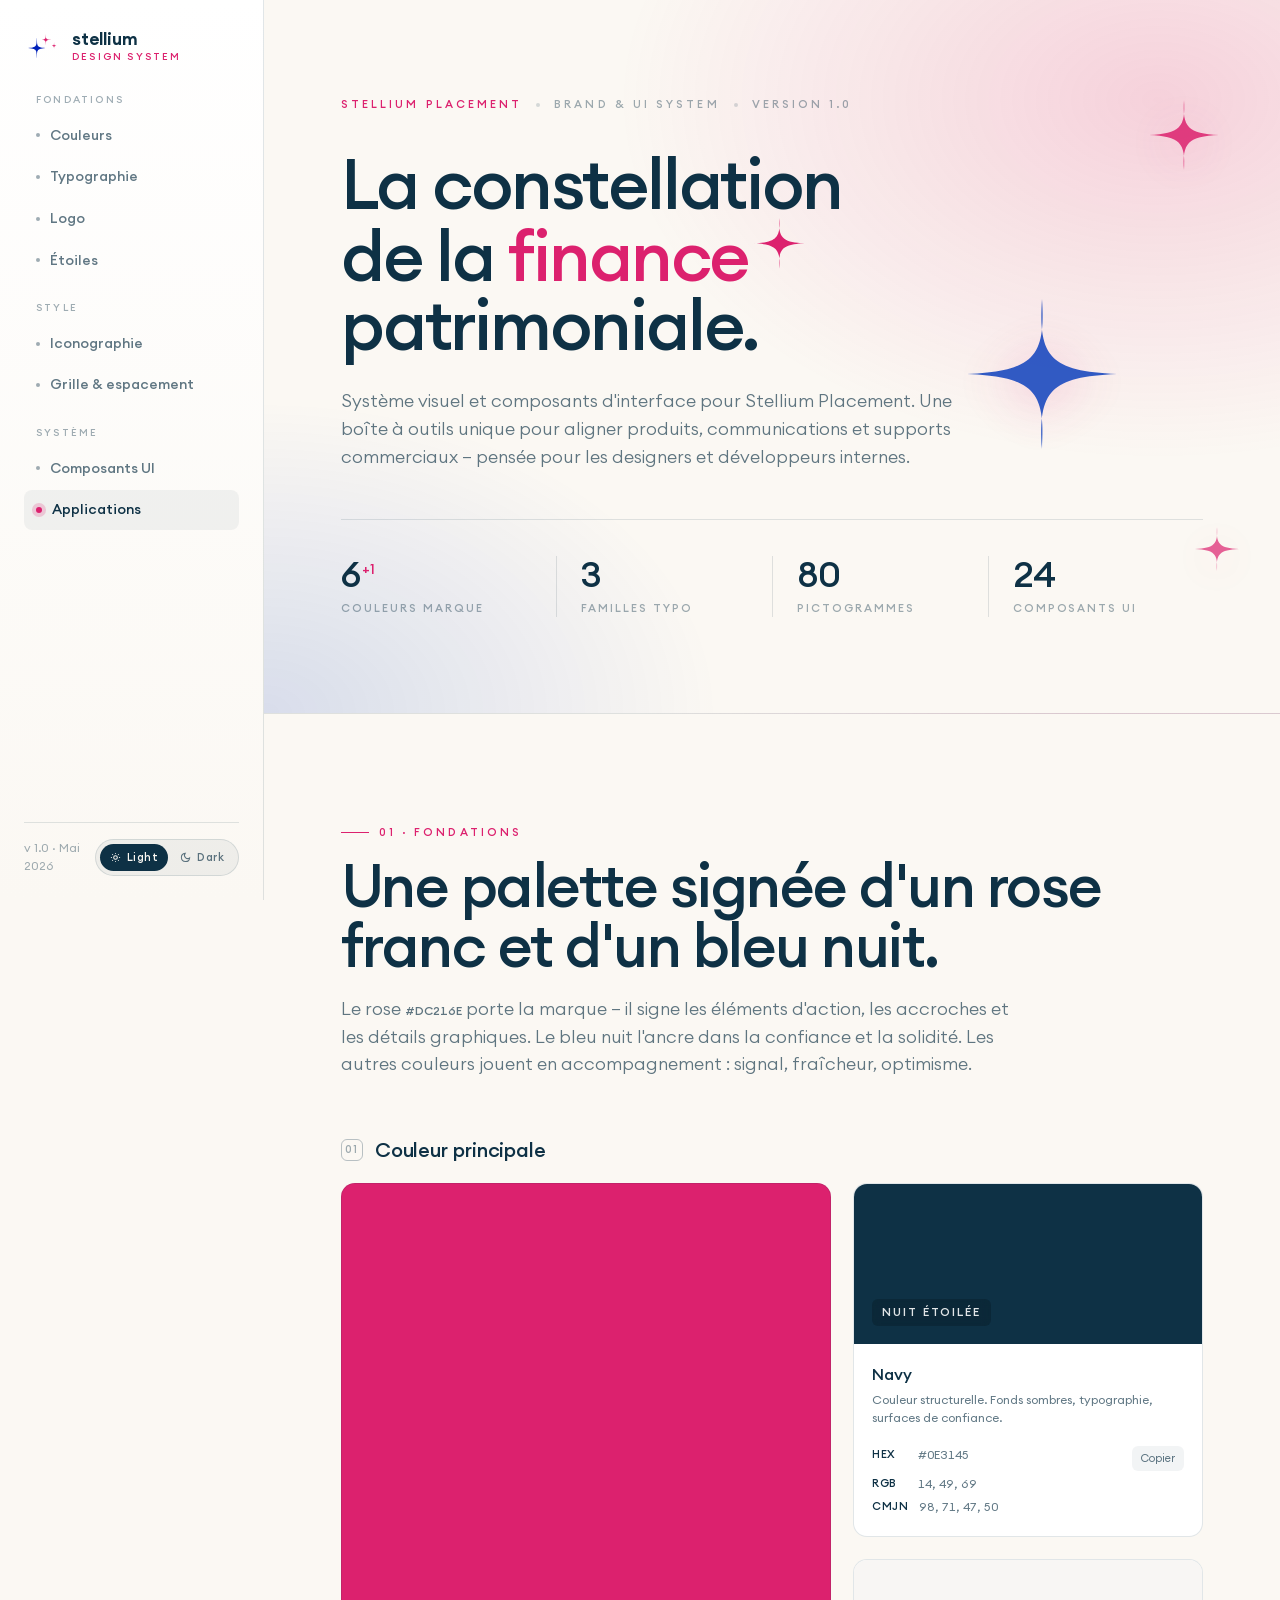
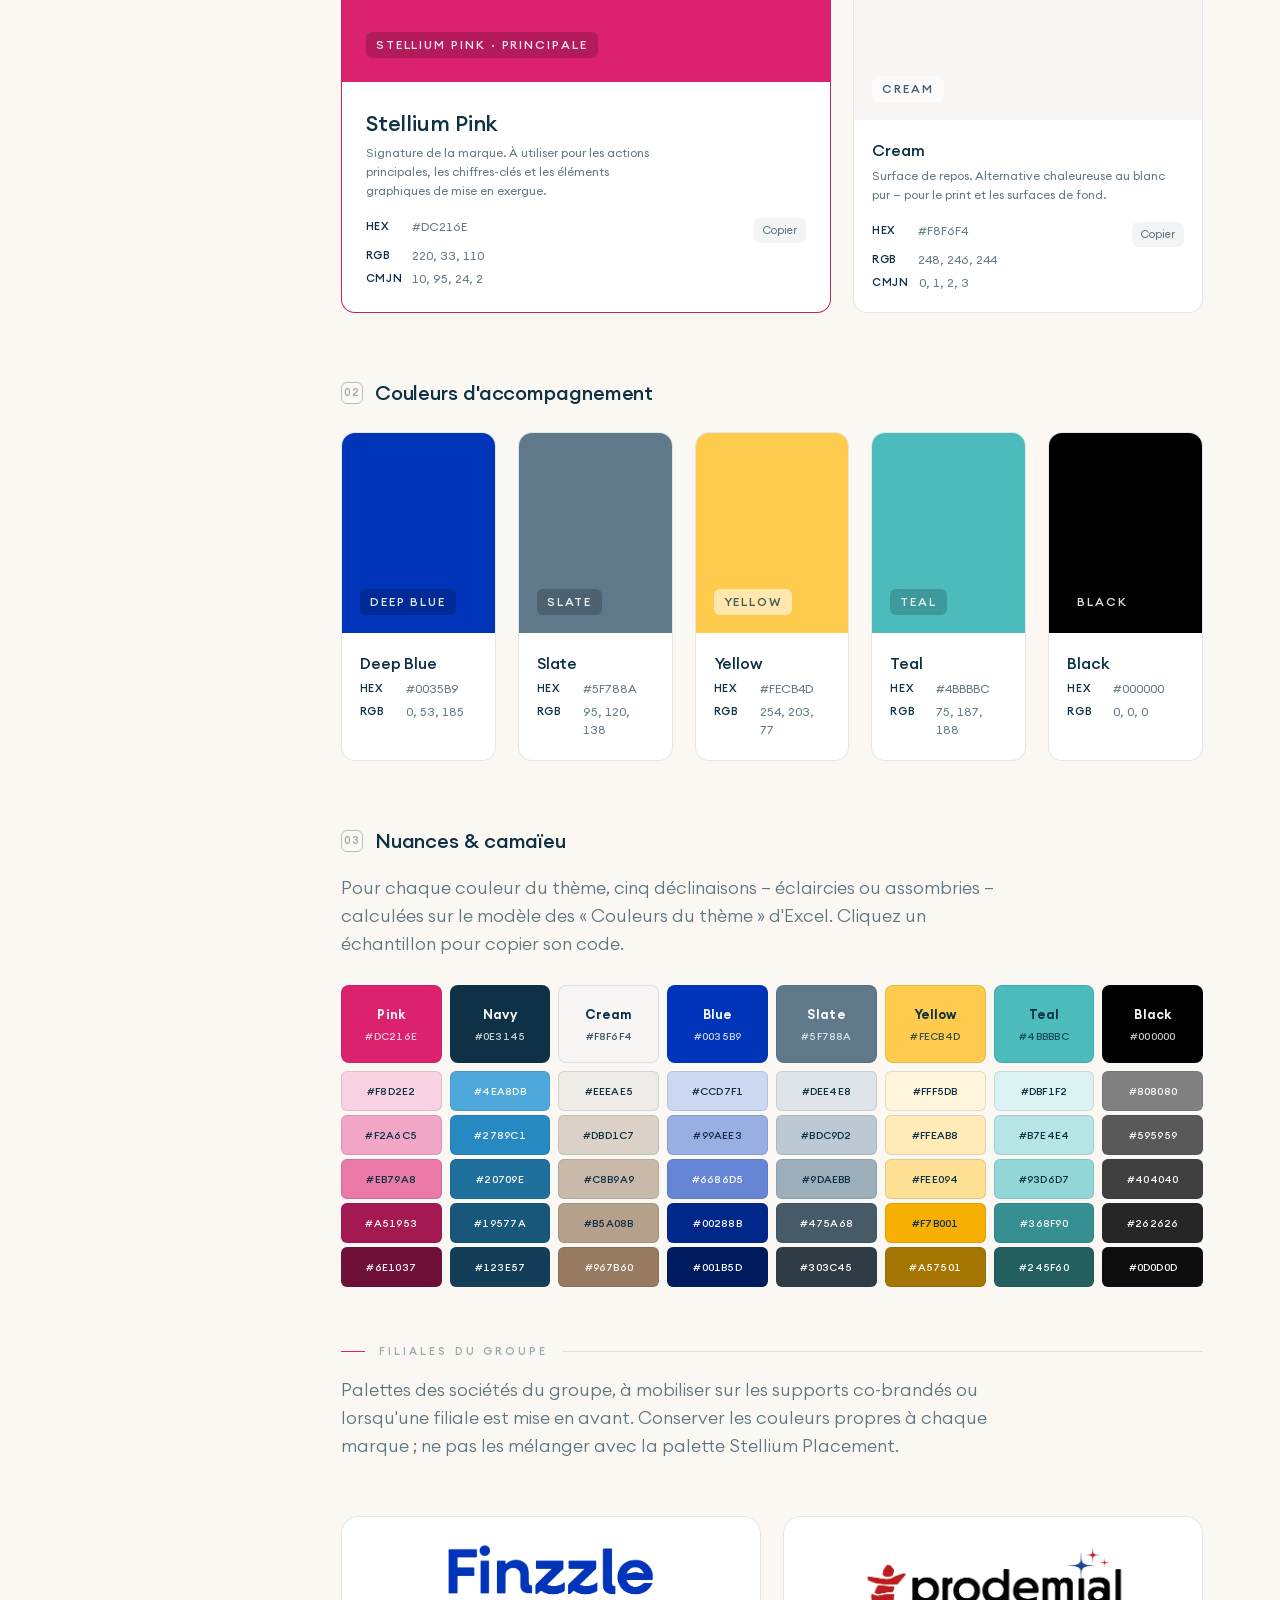
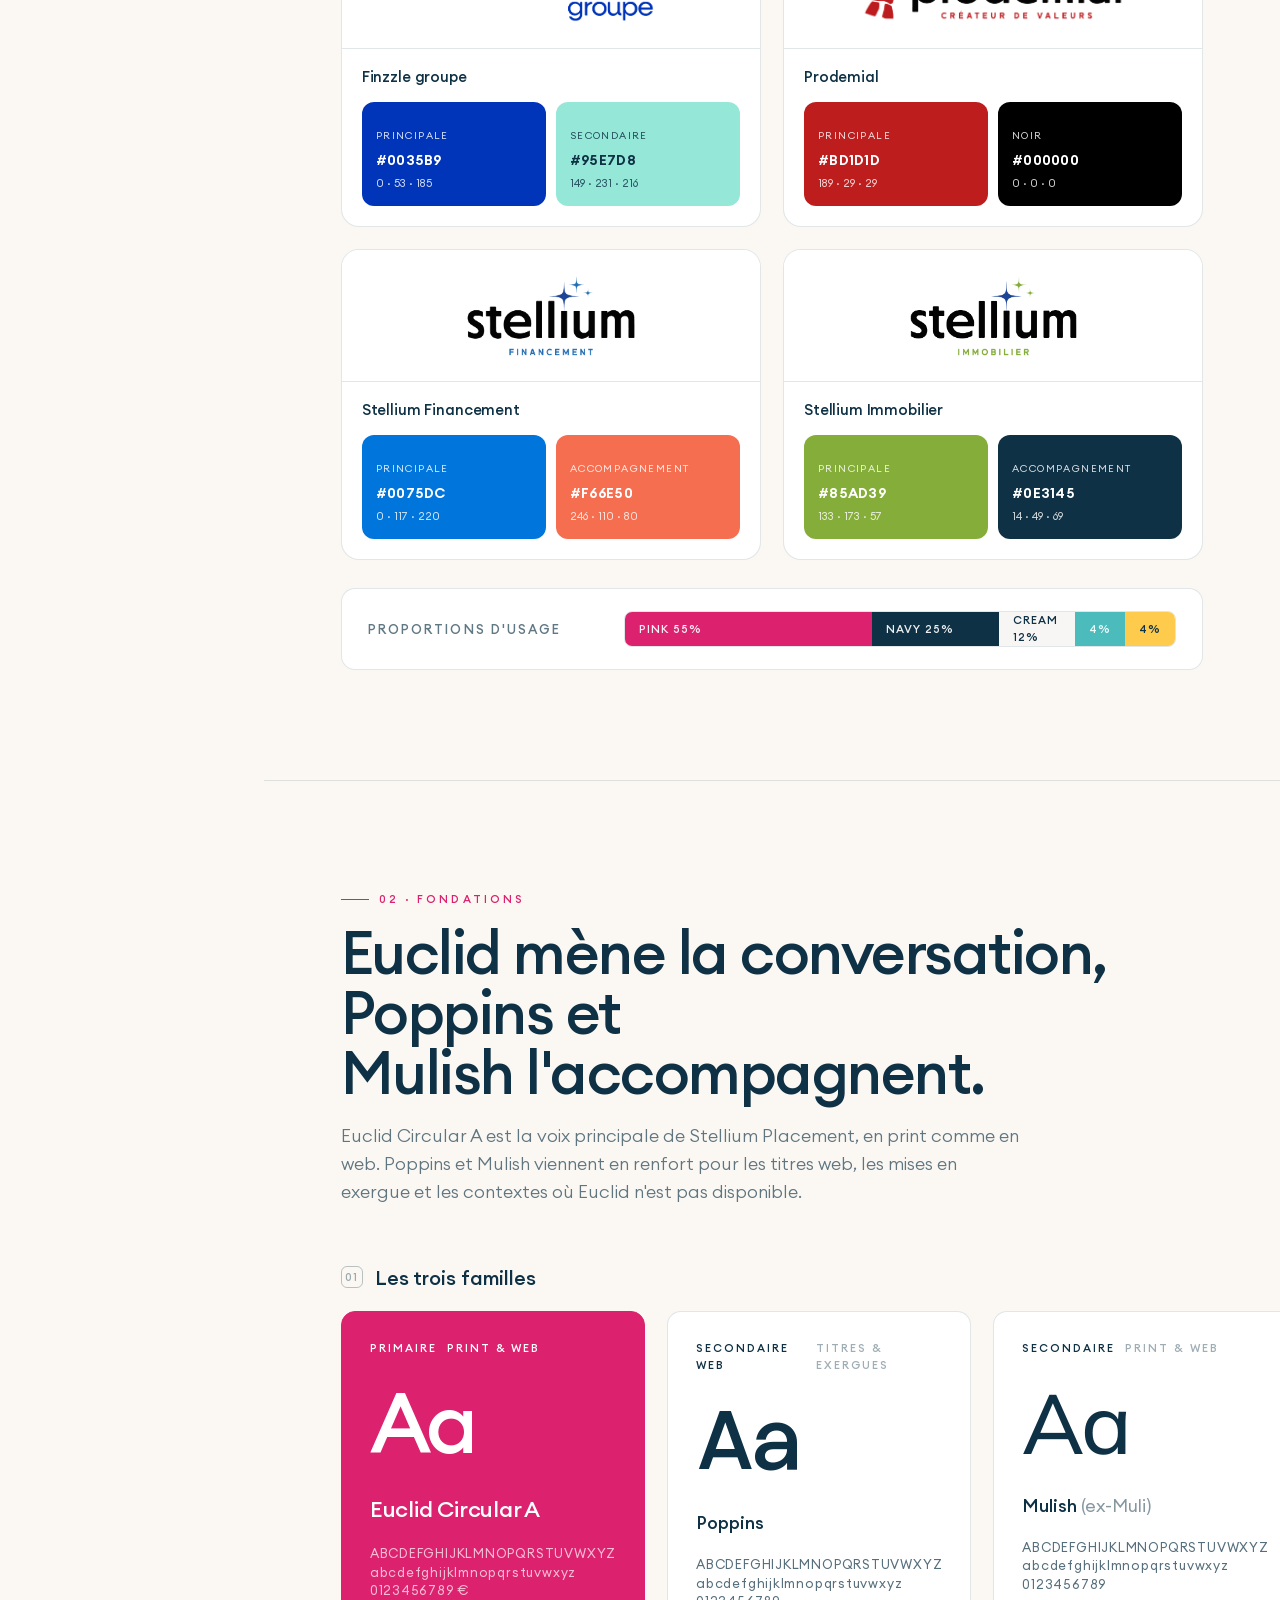
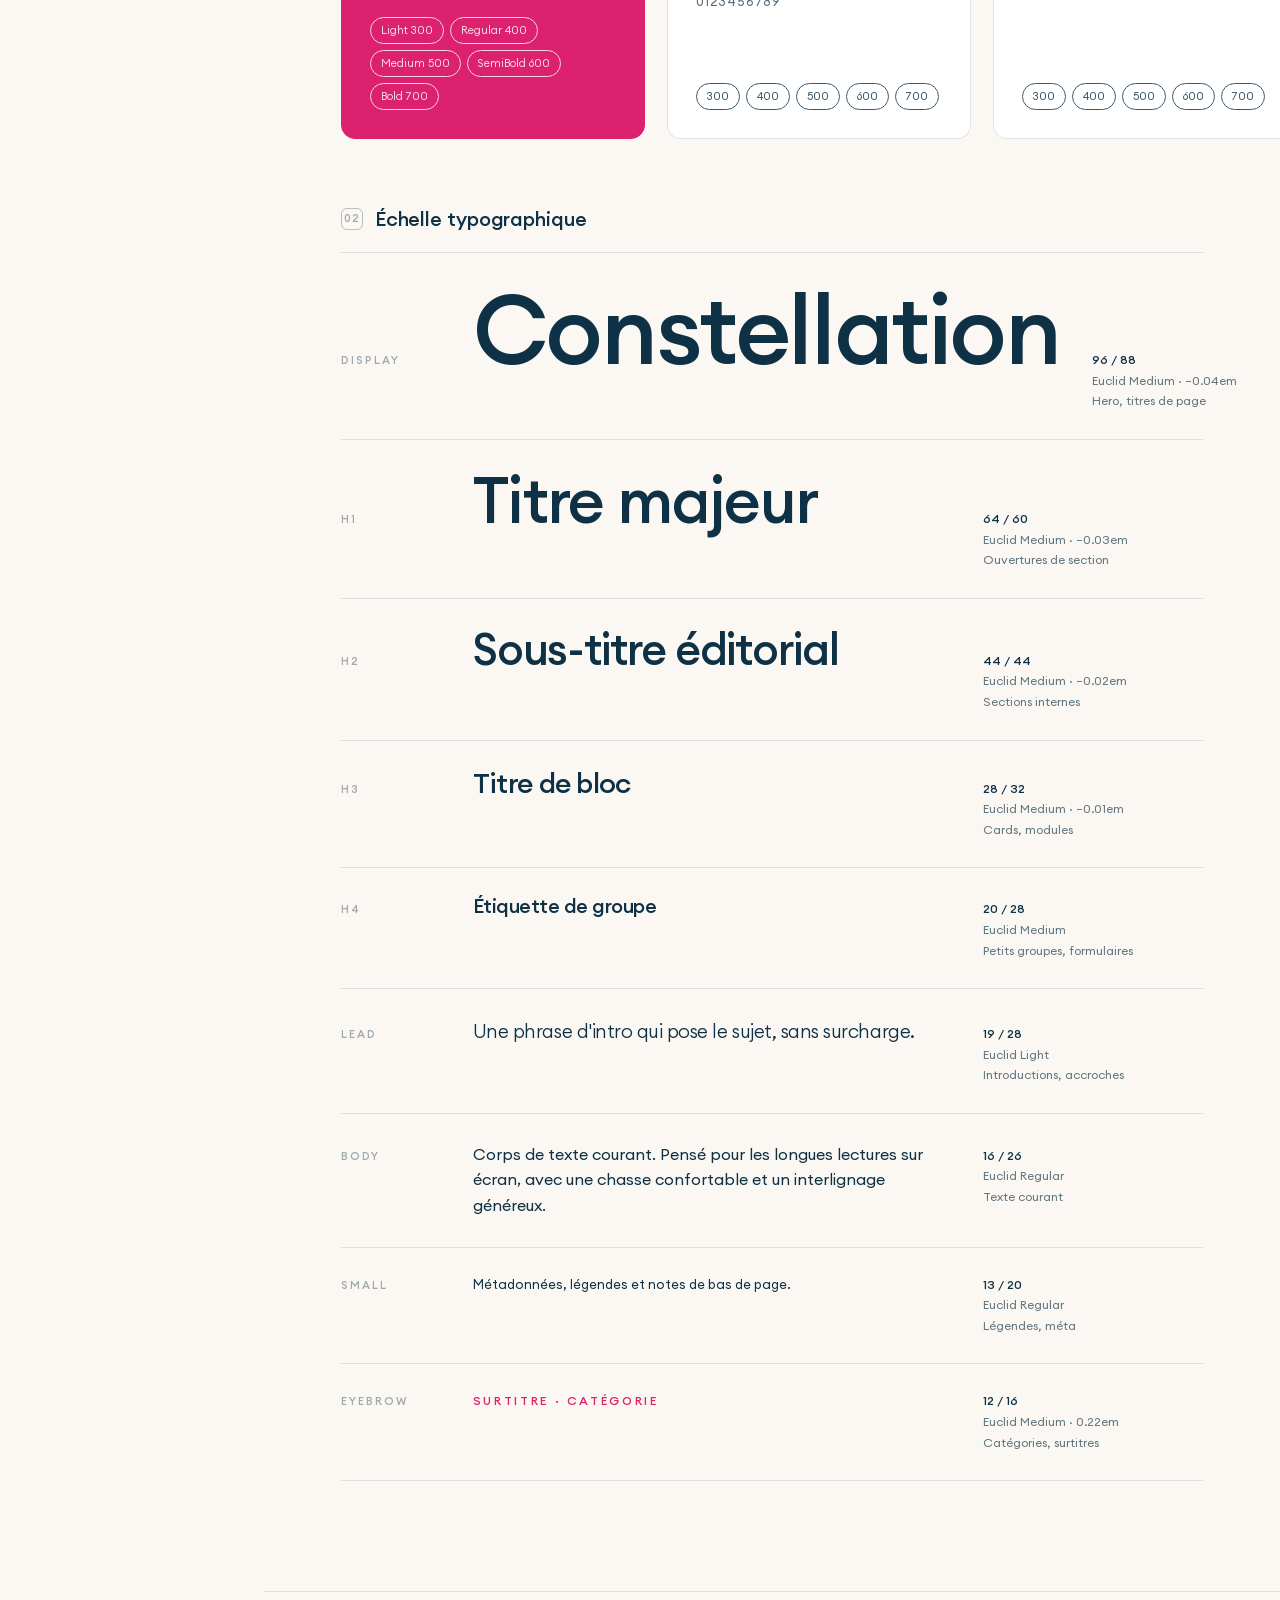
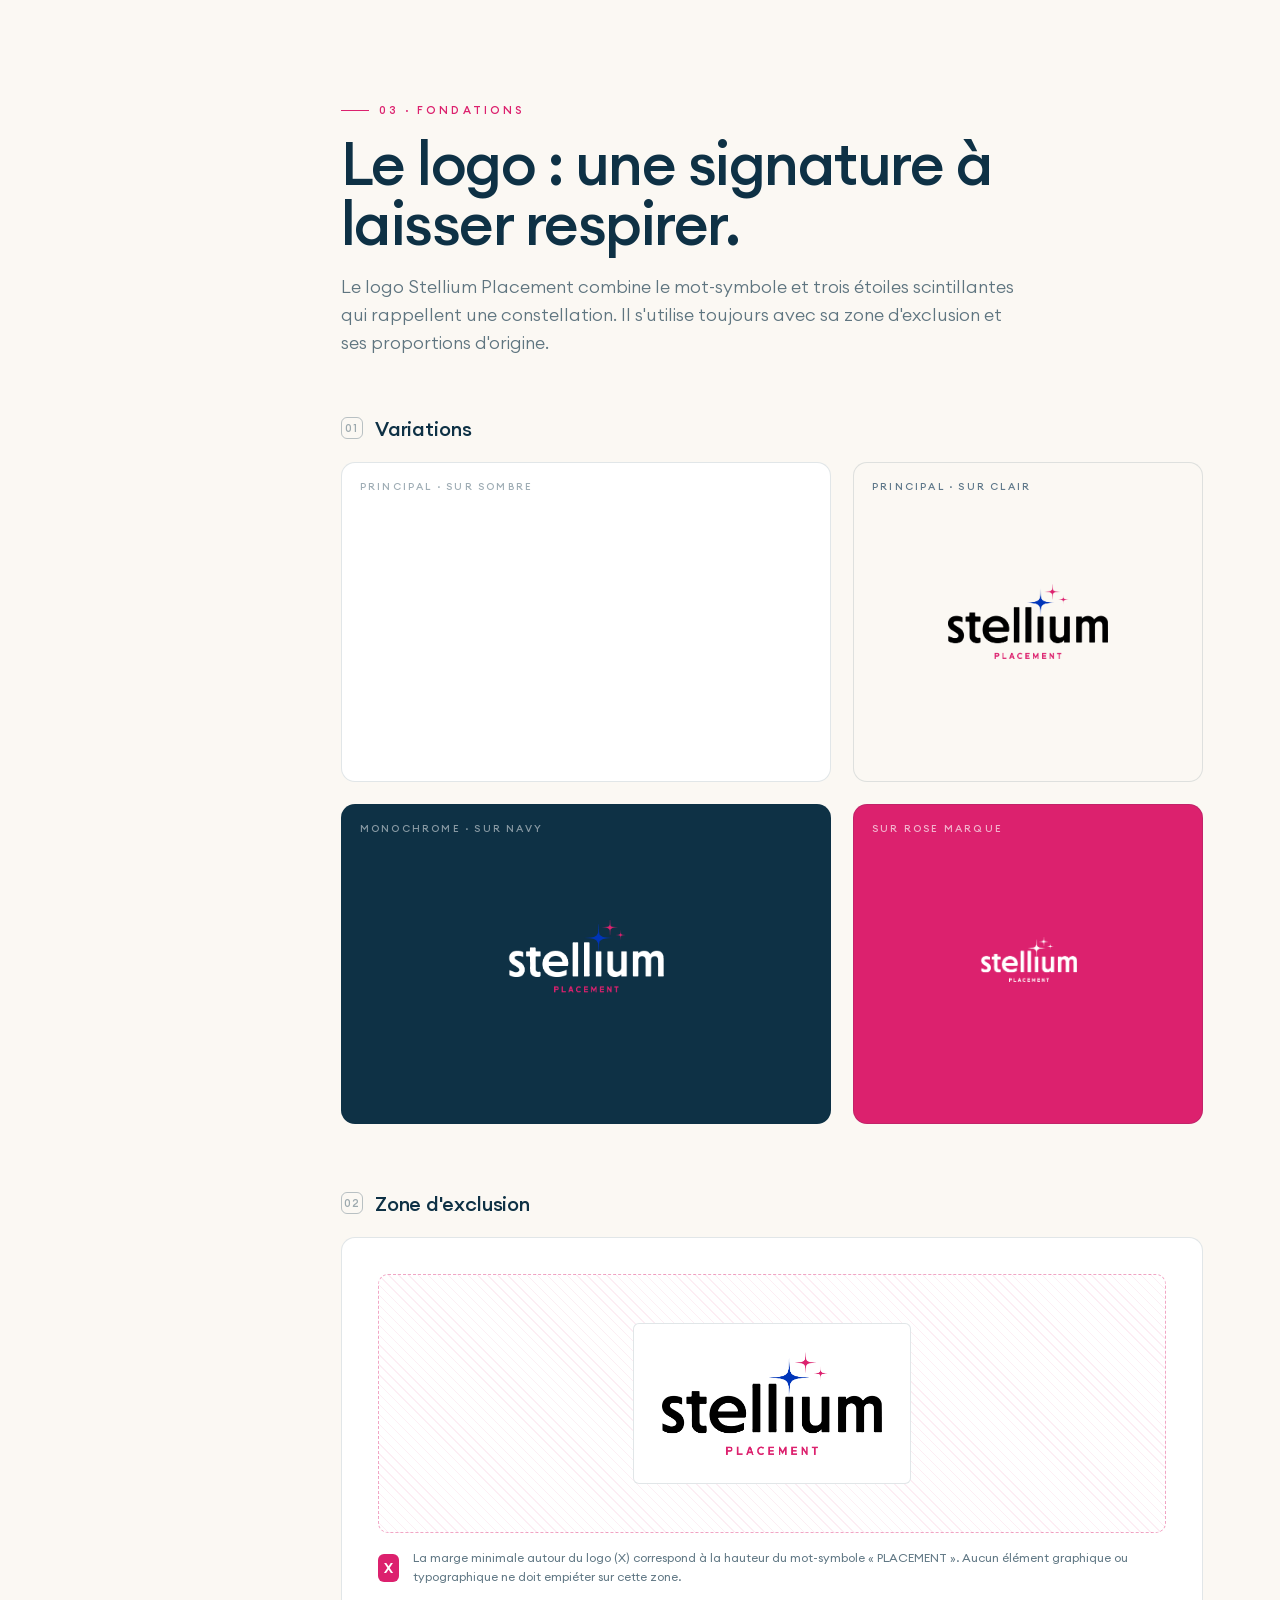
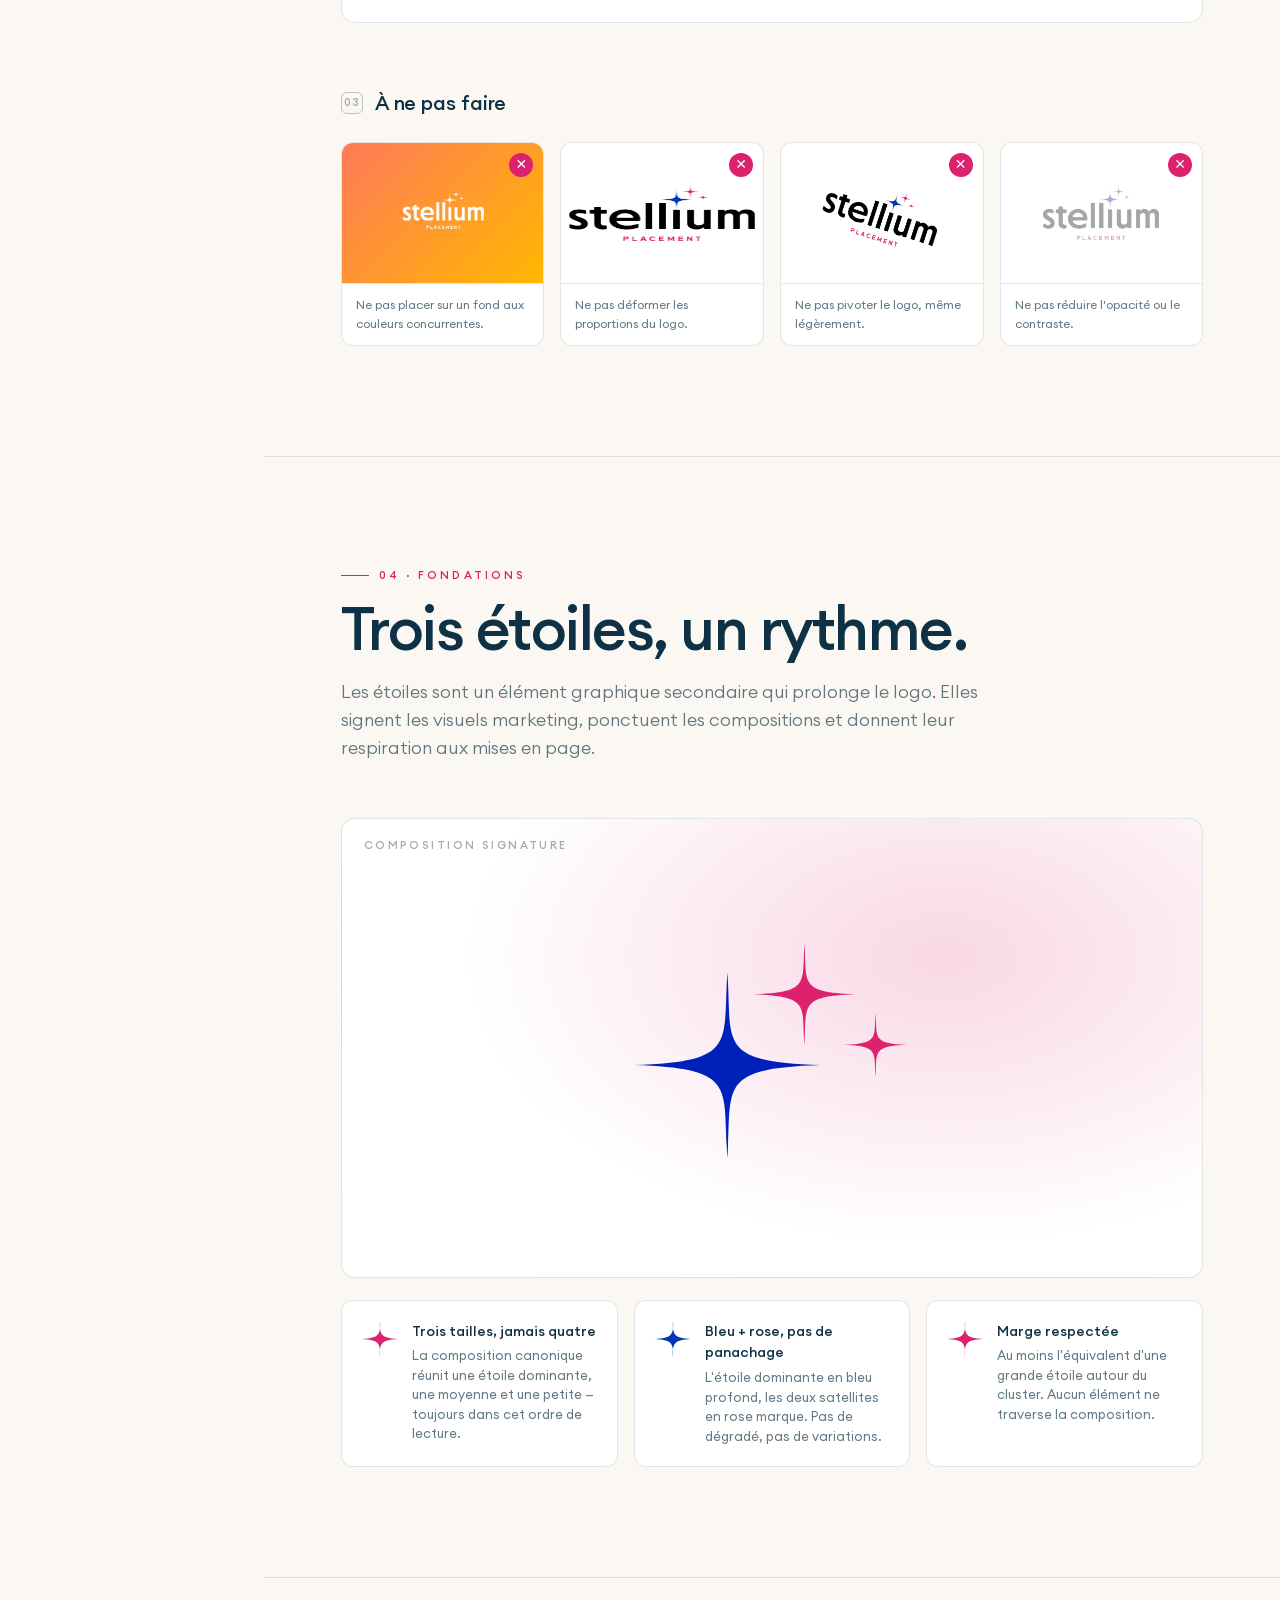
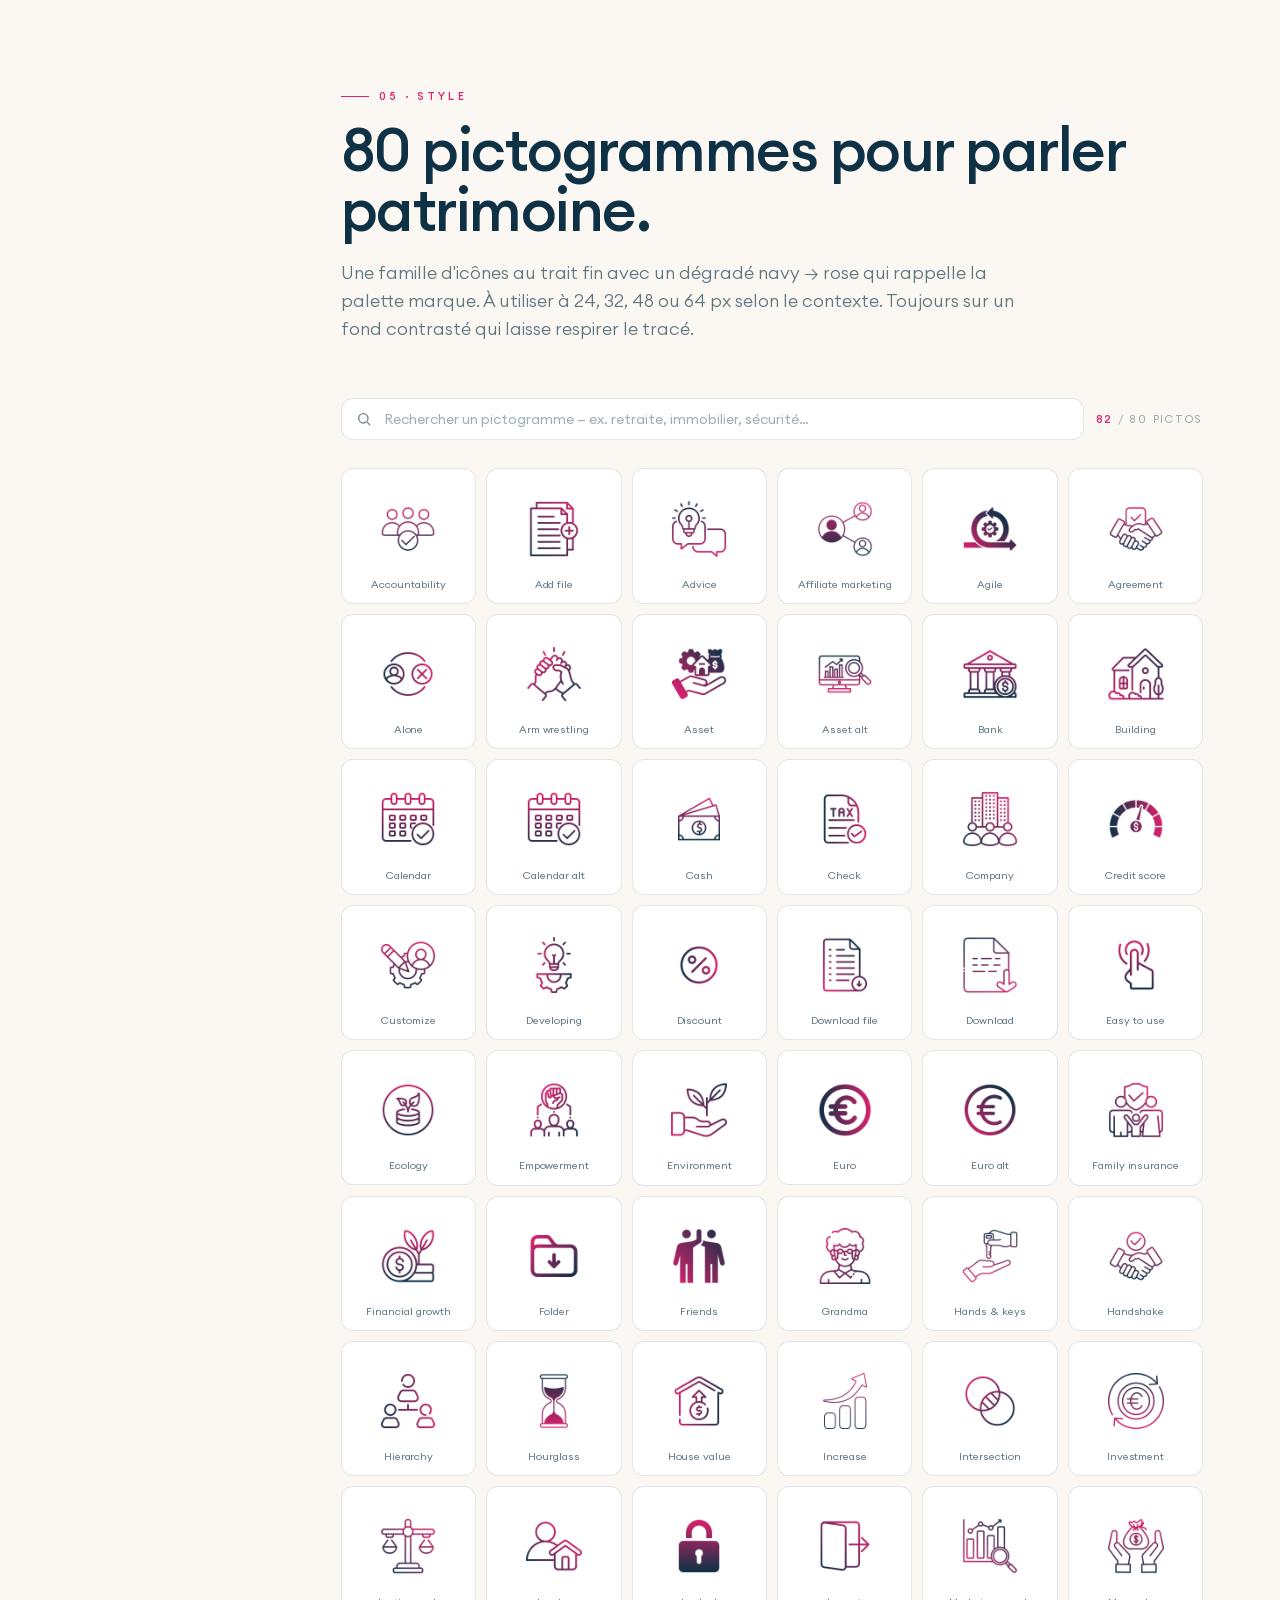
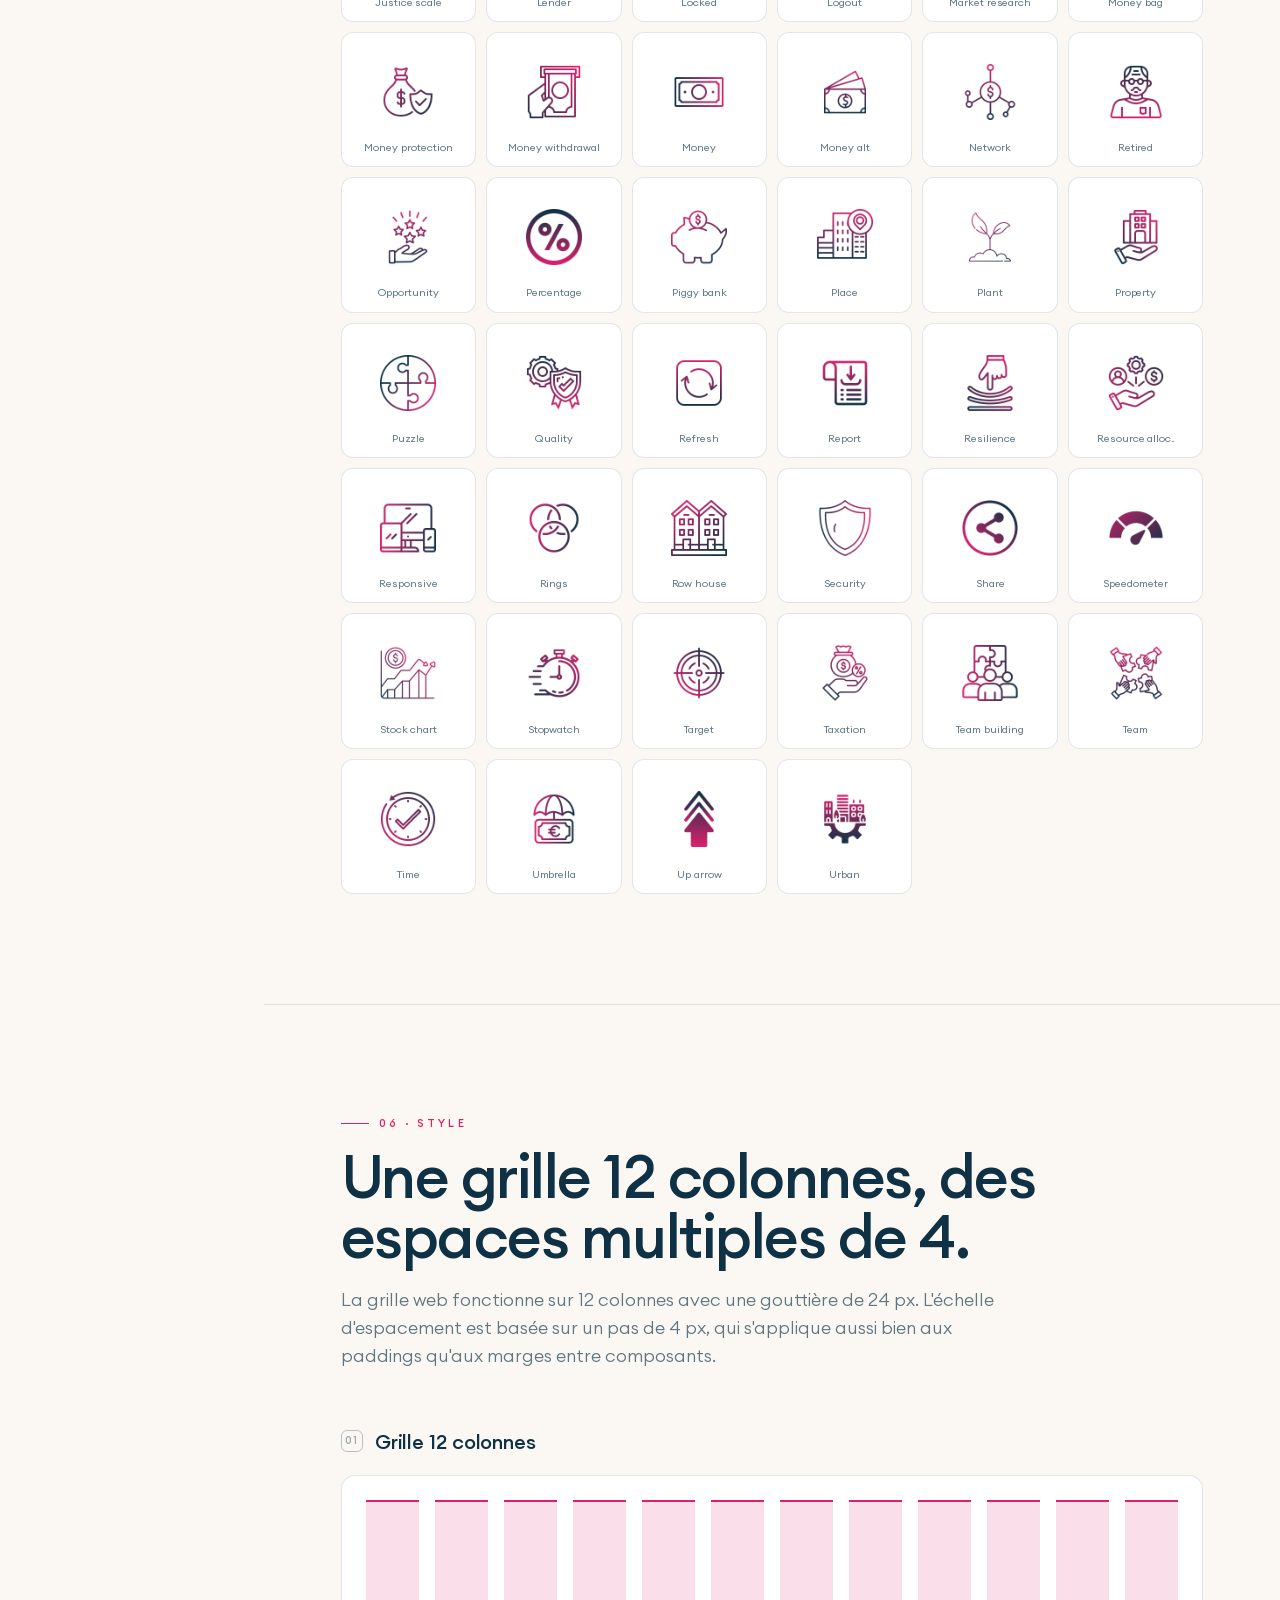
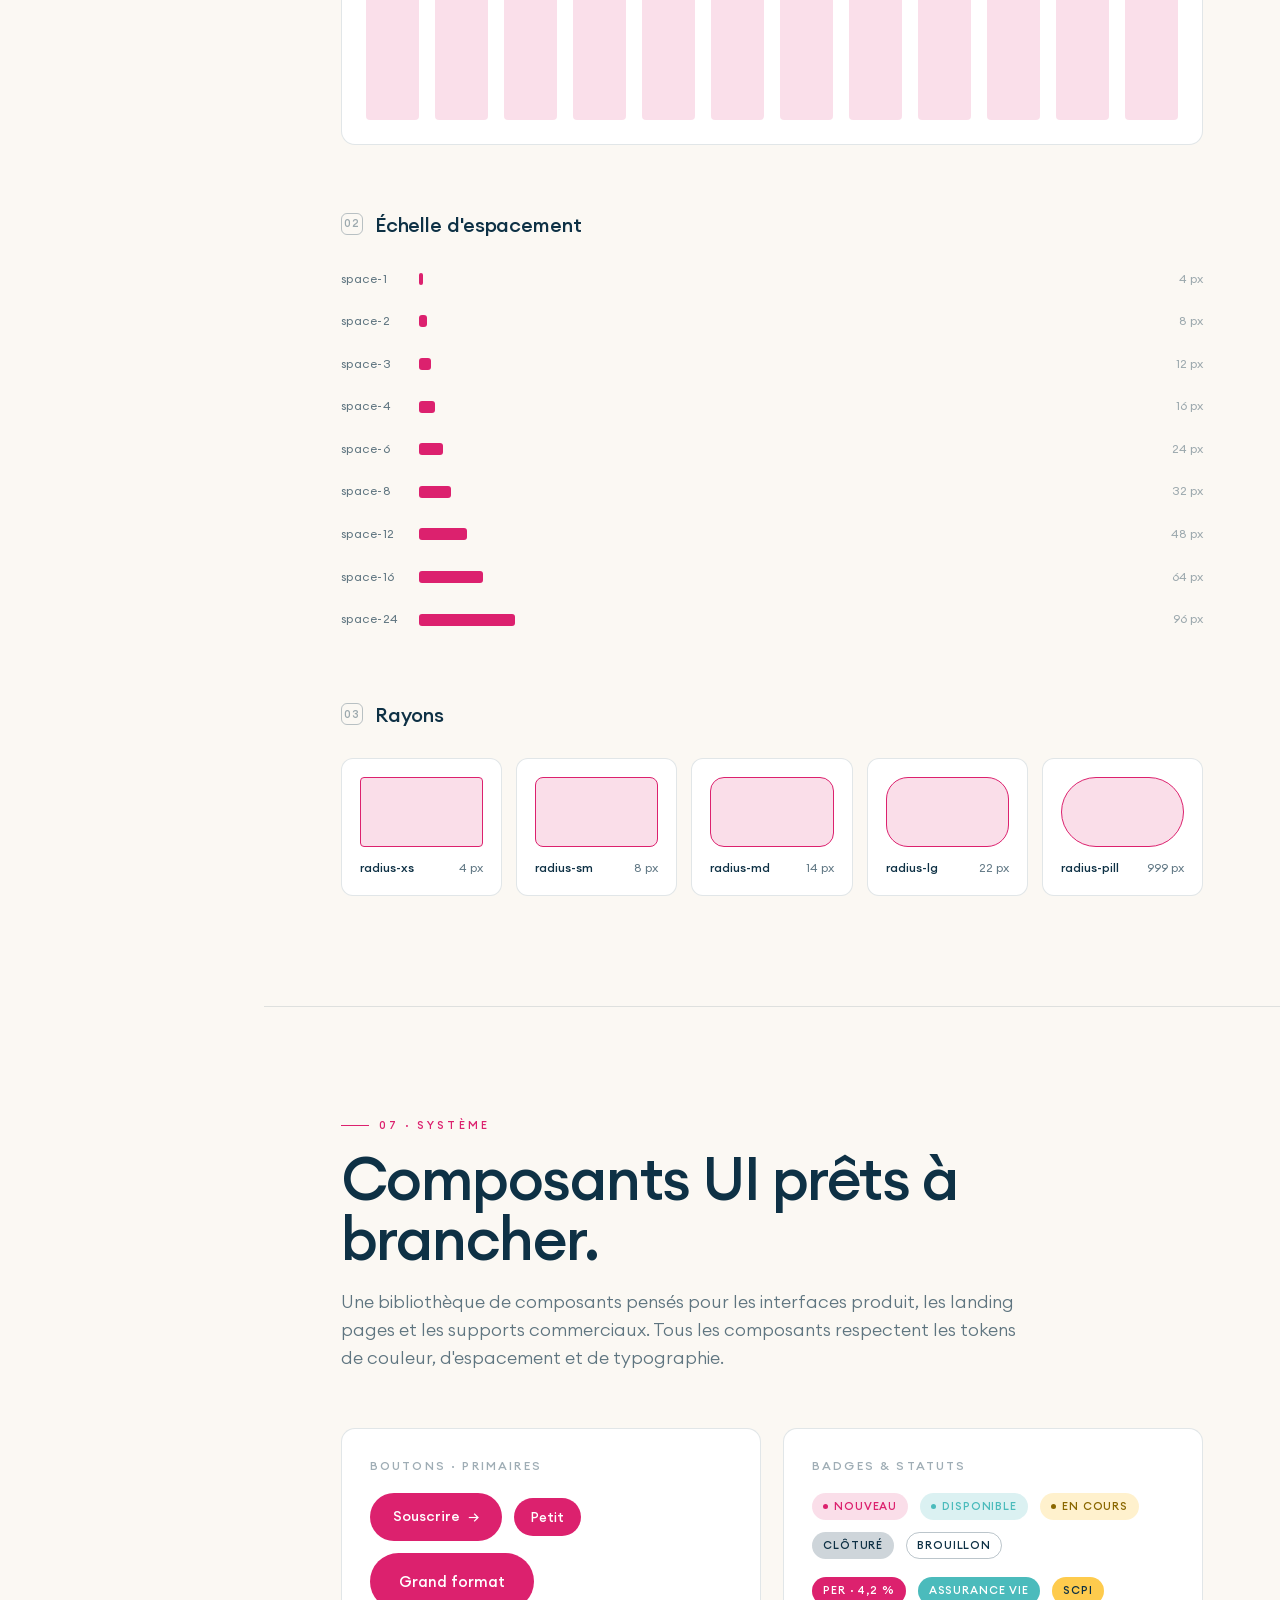
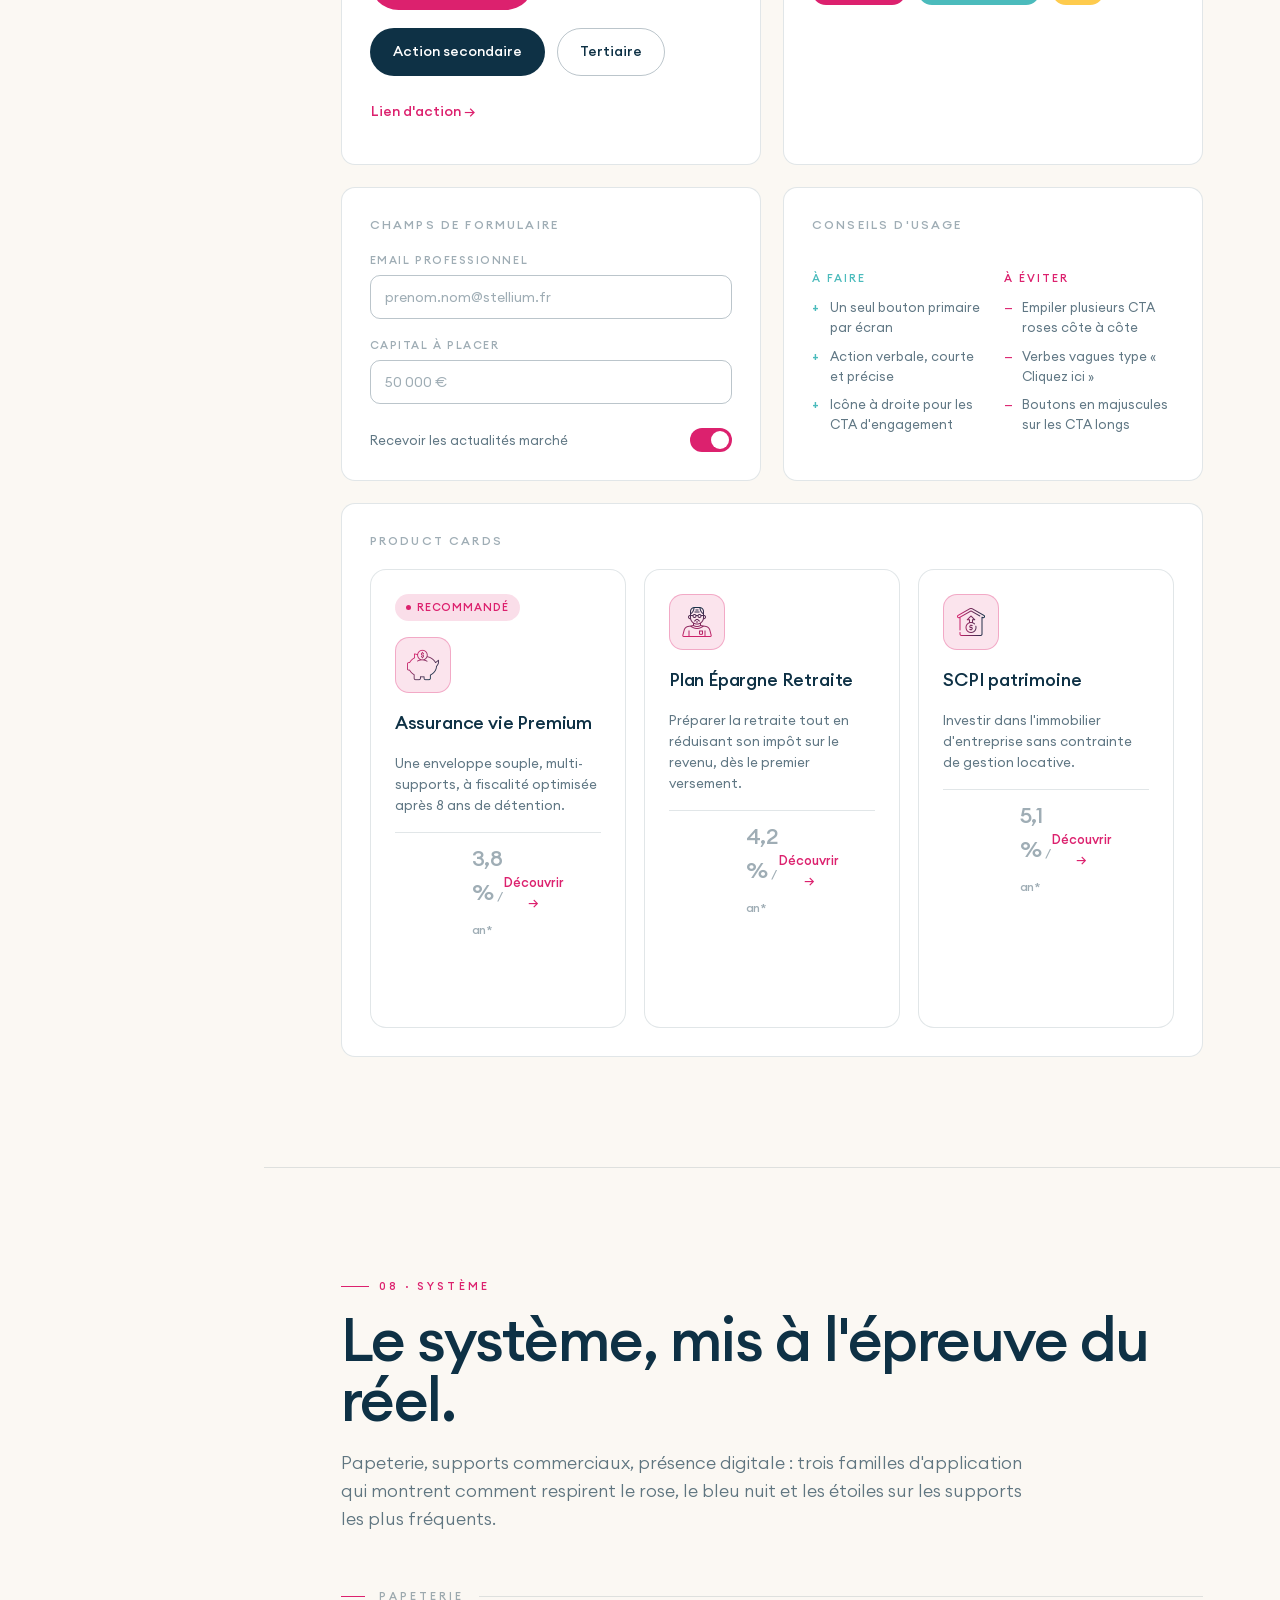
<file: index.html>
<!doctype html>
<html lang="fr" data-theme="light">
<head>
<meta charset="utf-8">
<meta name="viewport" content="width=device-width, initial-scale=1">
<title>Stellium Placement — Design System</title>
<link rel="preconnect" href="https://fonts.googleapis.com">
<link rel="preconnect" href="https://fonts.gstatic.com" crossorigin>
<link href="https://fonts.googleapis.com/css2?family=Poppins:wght@300;400;500;600;700&family=Mulish:wght@300;400;500;600;700&display=swap" rel="stylesheet">
<link rel="stylesheet" href="styles.css">
</head>
<body>

<!-- Reusable sparkle SVG symbols -->
<svg width="0" height="0" style="position:absolute" aria-hidden="true">
  <defs>
    <symbol id="sparkle" viewBox="0 0 100 100">
      <path d="M50,0 C47.4,38.74 55.74,48.07 100,50 C55.74,51.93 47.4,61.28 50,100 C52.6,61.28 44.26,51.93 0,50 C44.26,48.07 52.6,38.73 50,0 Z" fill="currentColor"/>
    </symbol>
    <symbol id="cluster" viewBox="0 0 2031.7 1829.7">
      <path d="M687.5,354.3C651.7,887.1,766.3,1015.5-.3,1042c766.6,26.6,652,155.1,687.7,687.7,35.7-532.6-78.9-661.1,687.7-687.7-766.6-26.6-652-155-687.7-687.7h0Z" fill="#0021B9"/>
      <path d="M1256.8,146.2c-19.4,288.8,42.8,358.4-372.9,372.8,415.6,14.4,353.5,84.1,372.9,372.8,19.4-288.7-42.8-358.4,372.9-372.8-415.6-14.4-353.5-84-372.9-372.8h0Z" fill="#DC216E"/>
      <path d="M1781.4,654.5c-12.3,183.8,27.2,228.1-237.3,237.3,264.5,9.2,225,53.5,237.3,237.3,12.3-183.8-27.2-228.1,237.3-237.3-264.5-9.2-225-53.5-237.3-237.3h0Z" fill="#DC216E"/>
    </symbol>
    <symbol id="cluster-mono" viewBox="0 0 2031.7 1829.7">
      <path d="M687.5,354.3C651.7,887.1,766.3,1015.5-.3,1042c766.6,26.6,652,155.1,687.7,687.7,35.7-532.6-78.9-661.1,687.7-687.7-766.6-26.6-652-155-687.7-687.7h0Z" fill="currentColor"/>
      <path d="M1256.8,146.2c-19.4,288.8,42.8,358.4-372.9,372.8,415.6,14.4,353.5,84.1,372.9,372.8,19.4-288.7-42.8-358.4,372.9-372.8-415.6-14.4-353.5-84-372.9-372.8h0Z" fill="currentColor" opacity="0.7"/>
      <path d="M1781.4,654.5c-12.3,183.8,27.2,228.1-237.3,237.3,264.5,9.2,225,53.5,237.3,237.3,12.3-183.8-27.2-228.1,237.3-237.3-264.5-9.2-225-53.5-237.3-237.3h0Z" fill="currentColor" opacity="0.7"/>
    </symbol>
  </defs>
</svg>

<div class="shell">

  <!-- ============================================================
       SIDEBAR
       ============================================================ -->
  <aside class="sidebar">
    <a class="brand-mark" href="#top">
      <span class="mark-wrap">
        <svg viewBox="0 0 200 160" width="36" height="36"><use href="#cluster"/></svg>
      </span>
      <span class="name">
        stellium
        <small>Design system</small>
      </span>
    </a>

    <nav>
      <ul class="nav-list" id="nav">
        <li class="group-label">Fondations</li>
        <li><a href="#colors">Couleurs</a></li>
        <li><a href="#type">Typographie</a></li>
        <li><a href="#logo">Logo</a></li>
        <li><a href="#sparkles">Étoiles</a></li>

        <li class="group-label">Style</li>
        <li><a href="#icons">Iconographie</a></li>
        <li><a href="#grid">Grille &amp; espacement</a></li>

        <li class="group-label">Système</li>
        <li><a href="#components">Composants UI</a></li>
        <li><a href="#applications">Applications</a></li>
      </ul>
    </nav>

    <div class="sidebar-foot">
      <span>v 1.0 · Mai 2026</span>
      <div class="theme-toggle" role="group" aria-label="Thème">
        <button data-theme-btn="light" class="is-active" title="Clair">
          <svg width="11" height="11" viewBox="0 0 24 24" fill="none" stroke="currentColor" stroke-width="2.2">
            <circle cx="12" cy="12" r="4"/>
            <path d="M12 2v2M12 20v2M4.93 4.93l1.41 1.41M17.66 17.66l1.41 1.41M2 12h2M20 12h2M4.93 19.07l1.41-1.41M17.66 6.34l1.41-1.41"/>
          </svg>
          Light
        </button>
        <button data-theme-btn="dark" title="Sombre">
          <svg width="11" height="11" viewBox="0 0 24 24" fill="none" stroke="currentColor" stroke-width="2.2">
            <path d="M21 12.79A9 9 0 1 1 11.21 3a7 7 0 0 0 9.79 9.79z"/>
          </svg>
          Dark
        </button>
      </div>
    </div>
  </aside>

  <main class="main" id="top">

    <!-- ============================================================
         HERO
         ============================================================ -->
    <header class="hero">
      <div class="hero-sparkles" aria-hidden="true">
        <svg class="s" style="top:14%; right:6%; width:70px; color:var(--sp-pink); opacity:.85" viewBox="0 0 100 100"><use href="#sparkle"/></svg>
        <svg class="s" style="top:42%; right:16%; width:150px; color:var(--sp-blue); opacity:.8" viewBox="0 0 100 100"><use href="#sparkle"/></svg>
        <svg class="s" style="top:74%; right:4%; width:44px; color:var(--sp-pink); opacity:.7" viewBox="0 0 100 100"><use href="#sparkle"/></svg>
      </div>
      <div class="hero-inner">
        <div class="meta">
          <b>Stellium Placement</b>
          <span class="dot"></span>
          <span>Brand &amp; UI System</span>
          <span class="dot"></span>
          <span>Version 1.0</span>
        </div>
        <h1>
          La constellation<br>
          de la <em>finance<svg class="sparkle-inline" viewBox="0 0 100 100"><use href="#sparkle"/></svg></em><br>
          patrimoniale.
        </h1>
        <p class="sub">
          Système visuel et composants d'interface pour Stellium Placement. Une boîte
          à outils unique pour aligner produits, communications et supports
          commerciaux — pensée pour les designers et développeurs internes.
        </p>
        <div class="hero-stats">
          <div>
            <div class="v">6<sup>+1</sup></div>
            <div class="l">Couleurs marque</div>
          </div>
          <div>
            <div class="v">3</div>
            <div class="l">Familles typo</div>
          </div>
          <div>
            <div class="v">80</div>
            <div class="l">Pictogrammes</div>
          </div>
          <div>
            <div class="v">24</div>
            <div class="l">Composants UI</div>
          </div>
        </div>
      </div>
    </header>

    <!-- ============================================================
         COLORS
         ============================================================ -->
    <section class="section" id="colors">
      <div class="eyebrow">01 · Fondations</div>
      <h2>Une palette signée d'un rose franc et d'un bleu nuit.</h2>
      <p class="lede">
        Le rose <code>#DC216E</code> porte la marque — il signe les éléments
        d'action, les accroches et les détails graphiques. Le bleu nuit
        l'ancre dans la confiance et la solidité. Les autres couleurs jouent
        en accompagnement : signal, fraîcheur, optimisme.
      </p>

      <h3><span class="num">01</span> Couleur principale</h3>
      <div class="color-grid primary">
        <div class="swatch primary" style="background:var(--sp-pink); color:#fff">
          <div class="chip" style="height:auto; flex:1; min-height:300px; background:var(--sp-pink)">
            <div class="label">Stellium Pink · Principale</div>
          </div>
          <div class="body" style="background:var(--surface); color:var(--ink)">
            <div class="name">Stellium Pink</div>
            <div class="note">Signature de la marque. À utiliser pour les actions principales, les chiffres-clés et les éléments graphiques de mise en exergue.</div>
            <div class="tokens">
              <div><b>HEX</b><span>#DC216E</span><button class="copy-chip" data-copy="#DC216E">Copier</button></div>
              <div><b>RGB</b><span>220, 33, 110</span></div>
              <div><b>CMJN</b><span>10, 95, 24, 2</span></div>
            </div>
          </div>
        </div>

        <div style="display:grid; gap:22px">
          <div class="swatch">
            <div class="chip" style="background:var(--sp-navy); height:160px;">
              <div class="label">Nuit étoilée</div>
            </div>
            <div class="body">
              <div class="name">Navy</div>
              <div class="note">Couleur structurelle. Fonds sombres, typographie, surfaces de confiance.</div>
              <div class="tokens">
                <div><b>HEX</b><span>#0E3145</span><button class="copy-chip" data-copy="#0E3145">Copier</button></div>
                <div><b>RGB</b><span>14, 49, 69</span></div>
                <div><b>CMJN</b><span>98, 71, 47, 50</span></div>
              </div>
            </div>
          </div>

          <div class="swatch on-light">
            <div class="chip" style="background:var(--sp-cream); height:160px;">
              <div class="label">Cream</div>
            </div>
            <div class="body">
              <div class="name">Cream</div>
              <div class="note">Surface de repos. Alternative chaleureuse au blanc pur — pour le print et les surfaces de fond.</div>
              <div class="tokens">
                <div><b>HEX</b><span>#F8F6F4</span><button class="copy-chip" data-copy="#F8F6F4">Copier</button></div>
                <div><b>RGB</b><span>248, 246, 244</span></div>
                <div><b>CMJN</b><span>0, 1, 2, 3</span></div>
              </div>
            </div>
          </div>
        </div>
      </div>

      <h3 style="margin-top:64px"><span class="num">02</span> Couleurs d'accompagnement</h3>
      <div class="color-grid secondary">
        <div class="swatch">
          <div class="chip" style="background:#0035B9"><div class="label">Deep Blue</div></div>
          <div class="body">
            <div class="name">Deep Blue</div>
            <div class="tokens">
              <div><b>HEX</b><span>#0035B9</span></div>
              <div><b>RGB</b><span>0, 53, 185</span></div>
            </div>
          </div>
        </div>
        <div class="swatch">
          <div class="chip" style="background:#5f788a"><div class="label">Slate</div></div>
          <div class="body">
            <div class="name">Slate</div>
            <div class="tokens">
              <div><b>HEX</b><span>#5F788A</span></div>
              <div><b>RGB</b><span>95, 120, 138</span></div>
            </div>
          </div>
        </div>
        <div class="swatch on-light">
          <div class="chip" style="background:#FECB4D"><div class="label">Yellow</div></div>
          <div class="body">
            <div class="name">Yellow</div>
            <div class="tokens">
              <div><b>HEX</b><span>#FECB4D</span></div>
              <div><b>RGB</b><span>254, 203, 77</span></div>
            </div>
          </div>
        </div>
        <div class="swatch">
          <div class="chip" style="background:#4BBBBC"><div class="label">Teal</div></div>
          <div class="body">
            <div class="name">Teal</div>
            <div class="tokens">
              <div><b>HEX</b><span>#4BBBBC</span></div>
              <div><b>RGB</b><span>75, 187, 188</span></div>
            </div>
          </div>
        </div>
        <div class="swatch">
          <div class="chip" style="background:#000000"><div class="label">Black</div></div>
          <div class="body">
            <div class="name">Black</div>
            <div class="tokens">
              <div><b>HEX</b><span>#000000</span></div>
              <div><b>RGB</b><span>0, 0, 0</span></div>
            </div>
          </div>
        </div>
      </div>

      <h3 style="margin-top:64px"><span class="num">03</span> Nuances &amp; camaïeu</h3>
      <p class="lede" style="margin-bottom:28px; max-width:60ch">Pour chaque couleur du thème, cinq déclinaisons — éclaircies ou assombries — calculées sur le modèle des « Couleurs du thème » d'Excel. Cliquez un échantillon pour copier son code.</p>
      <div class="ramp-grid">
        <div class="ramp-col">
          <button class="ramp-cell ramp-base" style="background:#DC216E; color:rgba(255,255,255,0.95)" data-copy="#DC216E">
            <span class="rc-name">Pink</span>
            <span class="rc-hex">#DC216E</span>
          </button>
          <button class="ramp-cell" style="background:#F8D2E2; color:#0E3145" data-copy="#F8D2E2" title="Lighter 80%">#F8D2E2</button>
          <button class="ramp-cell" style="background:#F2A6C5; color:#0E3145" data-copy="#F2A6C5" title="Lighter 60%">#F2A6C5</button>
          <button class="ramp-cell" style="background:#EB79A8; color:#0E3145" data-copy="#EB79A8" title="Lighter 40%">#EB79A8</button>
          <button class="ramp-cell" style="background:#A51953; color:rgba(255,255,255,0.95)" data-copy="#A51953" title="Darker 25%">#A51953</button>
          <button class="ramp-cell" style="background:#6E1037; color:rgba(255,255,255,0.95)" data-copy="#6E1037" title="Darker 50%">#6E1037</button>
        </div>
        <div class="ramp-col">
          <button class="ramp-cell ramp-base" style="background:#0E3145; color:rgba(255,255,255,0.95)" data-copy="#0E3145">
            <span class="rc-name">Navy</span>
            <span class="rc-hex">#0E3145</span>
          </button>
          <button class="ramp-cell" style="background:#4EA8DB; color:rgba(255,255,255,0.95)" data-copy="#4EA8DB" title="Lighter 50%">#4EA8DB</button>
          <button class="ramp-cell" style="background:#2789C1; color:rgba(255,255,255,0.95)" data-copy="#2789C1" title="Lighter 35%">#2789C1</button>
          <button class="ramp-cell" style="background:#20709E; color:rgba(255,255,255,0.95)" data-copy="#20709E" title="Lighter 25%">#20709E</button>
          <button class="ramp-cell" style="background:#19577A; color:rgba(255,255,255,0.95)" data-copy="#19577A" title="Lighter 15%">#19577A</button>
          <button class="ramp-cell" style="background:#123E57; color:rgba(255,255,255,0.95)" data-copy="#123E57" title="Lighter 5%">#123E57</button>
        </div>
        <div class="ramp-col">
          <button class="ramp-cell ramp-base" style="background:#F8F6F4; color:#0E3145" data-copy="#F8F6F4">
            <span class="rc-name">Cream</span>
            <span class="rc-hex">#F8F6F4</span>
          </button>
          <button class="ramp-cell" style="background:#EEEAE5; color:#0E3145" data-copy="#EEEAE5" title="Darker 5%">#EEEAE5</button>
          <button class="ramp-cell" style="background:#DBD1C7; color:#0E3145" data-copy="#DBD1C7" title="Darker 15%">#DBD1C7</button>
          <button class="ramp-cell" style="background:#C8B9A9; color:#0E3145" data-copy="#C8B9A9" title="Darker 25%">#C8B9A9</button>
          <button class="ramp-cell" style="background:#B5A08B; color:#0E3145" data-copy="#B5A08B" title="Darker 35%">#B5A08B</button>
          <button class="ramp-cell" style="background:#967B60; color:rgba(255,255,255,0.95)" data-copy="#967B60" title="Darker 50%">#967B60</button>
        </div>
        <div class="ramp-col">
          <button class="ramp-cell ramp-base" style="background:#0035B9; color:rgba(255,255,255,0.95)" data-copy="#0035B9">
            <span class="rc-name">Blue</span>
            <span class="rc-hex">#0035B9</span>
          </button>
          <button class="ramp-cell" style="background:#CCD7F1; color:#0E3145" data-copy="#CCD7F1" title="Lighter 80%">#CCD7F1</button>
          <button class="ramp-cell" style="background:#99AEE3; color:#0E3145" data-copy="#99AEE3" title="Lighter 60%">#99AEE3</button>
          <button class="ramp-cell" style="background:#6686D5; color:rgba(255,255,255,0.95)" data-copy="#6686D5" title="Lighter 40%">#6686D5</button>
          <button class="ramp-cell" style="background:#00288B; color:rgba(255,255,255,0.95)" data-copy="#00288B" title="Darker 25%">#00288B</button>
          <button class="ramp-cell" style="background:#001B5D; color:rgba(255,255,255,0.95)" data-copy="#001B5D" title="Darker 50%">#001B5D</button>
        </div>
        <div class="ramp-col">
          <button class="ramp-cell ramp-base" style="background:#5F788A; color:rgba(255,255,255,0.95)" data-copy="#5F788A">
            <span class="rc-name">Slate</span>
            <span class="rc-hex">#5F788A</span>
          </button>
          <button class="ramp-cell" style="background:#DEE4E8; color:#0E3145" data-copy="#DEE4E8" title="Lighter 80%">#DEE4E8</button>
          <button class="ramp-cell" style="background:#BDC9D2; color:#0E3145" data-copy="#BDC9D2" title="Lighter 60%">#BDC9D2</button>
          <button class="ramp-cell" style="background:#9DAEBB; color:#0E3145" data-copy="#9DAEBB" title="Lighter 40%">#9DAEBB</button>
          <button class="ramp-cell" style="background:#475A68; color:rgba(255,255,255,0.95)" data-copy="#475A68" title="Darker 25%">#475A68</button>
          <button class="ramp-cell" style="background:#303C45; color:rgba(255,255,255,0.95)" data-copy="#303C45" title="Darker 50%">#303C45</button>
        </div>
        <div class="ramp-col">
          <button class="ramp-cell ramp-base" style="background:#FECB4D; color:#0E3145" data-copy="#FECB4D">
            <span class="rc-name">Yellow</span>
            <span class="rc-hex">#FECB4D</span>
          </button>
          <button class="ramp-cell" style="background:#FFF5DB; color:#0E3145" data-copy="#FFF5DB" title="Lighter 80%">#FFF5DB</button>
          <button class="ramp-cell" style="background:#FFEAB8; color:#0E3145" data-copy="#FFEAB8" title="Lighter 60%">#FFEAB8</button>
          <button class="ramp-cell" style="background:#FEE094; color:#0E3145" data-copy="#FEE094" title="Lighter 40%">#FEE094</button>
          <button class="ramp-cell" style="background:#F7B001; color:#0E3145" data-copy="#F7B001" title="Darker 25%">#F7B001</button>
          <button class="ramp-cell" style="background:#A57501; color:rgba(255,255,255,0.95)" data-copy="#A57501" title="Darker 50%">#A57501</button>
        </div>
        <div class="ramp-col">
          <button class="ramp-cell ramp-base" style="background:#4BBBBC; color:#0E3145" data-copy="#4BBBBC">
            <span class="rc-name">Teal</span>
            <span class="rc-hex">#4BBBBC</span>
          </button>
          <button class="ramp-cell" style="background:#DBF1F2; color:#0E3145" data-copy="#DBF1F2" title="Lighter 80%">#DBF1F2</button>
          <button class="ramp-cell" style="background:#B7E4E4; color:#0E3145" data-copy="#B7E4E4" title="Lighter 60%">#B7E4E4</button>
          <button class="ramp-cell" style="background:#93D6D7; color:#0E3145" data-copy="#93D6D7" title="Lighter 40%">#93D6D7</button>
          <button class="ramp-cell" style="background:#368F90; color:rgba(255,255,255,0.95)" data-copy="#368F90" title="Darker 25%">#368F90</button>
          <button class="ramp-cell" style="background:#245F60; color:rgba(255,255,255,0.95)" data-copy="#245F60" title="Darker 50%">#245F60</button>
        </div>
        <div class="ramp-col">
          <button class="ramp-cell ramp-base" style="background:#000000; color:rgba(255,255,255,0.95)" data-copy="#000000">
            <span class="rc-name">Black</span>
            <span class="rc-hex">#000000</span>
          </button>
          <button class="ramp-cell" style="background:#808080; color:rgba(255,255,255,0.95)" data-copy="#808080" title="Lighter 50%">#808080</button>
          <button class="ramp-cell" style="background:#595959; color:rgba(255,255,255,0.95)" data-copy="#595959" title="Lighter 35%">#595959</button>
          <button class="ramp-cell" style="background:#404040; color:rgba(255,255,255,0.95)" data-copy="#404040" title="Lighter 25%">#404040</button>
          <button class="ramp-cell" style="background:#262626; color:rgba(255,255,255,0.95)" data-copy="#262626" title="Lighter 15%">#262626</button>
          <button class="ramp-cell" style="background:#0D0D0D; color:rgba(255,255,255,0.95)" data-copy="#0D0D0D" title="Lighter 5%">#0D0D0D</button>
        </div>
      </div>

      <div class="subgroup-label">Filiales du groupe</div>
      <p class="lede" style="margin-top:-6px">
        Palettes des sociétés du groupe, à mobiliser sur les supports co-brandés
        ou lorsqu'une filiale est mise en avant. Conserver les couleurs propres à
        chaque marque&nbsp;; ne pas les mélanger avec la palette Stellium&nbsp;Placement.
      </p>
      <div class="filiale-grid">

        <div class="filiale-card">
          <div class="fil-logo"><img src="assets/filiales/finzzle-groupe.png" alt="Finzzle groupe"></div>
          <div class="fil-name">Finzzle groupe</div>
          <div class="fil-swatches">
            <button class="fil-sw" style="background:#0035B9; color:#fff" data-copy="#0035B9">
              <span class="fs-role">Principale</span>
              <span class="fs-hex">#0035B9</span>
              <span class="fs-rgb">0 · 53 · 185</span>
            </button>
            <button class="fil-sw" style="background:#95E7D8; color:#0E3145" data-copy="#95E7D8">
              <span class="fs-role">Secondaire</span>
              <span class="fs-hex">#95E7D8</span>
              <span class="fs-rgb">149 · 231 · 216</span>
            </button>
          </div>
        </div>

        <div class="filiale-card">
          <div class="fil-logo"><img src="assets/filiales/prodemial.png" alt="Prodemial"></div>
          <div class="fil-name">Prodemial</div>
          <div class="fil-swatches">
            <button class="fil-sw" style="background:#BD1D1D; color:#fff" data-copy="#BD1D1D">
              <span class="fs-role">Principale</span>
              <span class="fs-hex">#BD1D1D</span>
              <span class="fs-rgb">189 · 29 · 29</span>
            </button>
            <button class="fil-sw" style="background:#000000; color:#fff" data-copy="#000000">
              <span class="fs-role">Noir</span>
              <span class="fs-hex">#000000</span>
              <span class="fs-rgb">0 · 0 · 0</span>
            </button>
          </div>
        </div>

        <div class="filiale-card">
          <div class="fil-logo"><img src="assets/filiales/stellium-financement.png" alt="Stellium Financement"></div>
          <div class="fil-name">Stellium Financement</div>
          <div class="fil-swatches">
            <button class="fil-sw" style="background:#0075DC; color:#fff" data-copy="#0075DC">
              <span class="fs-role">Principale</span>
              <span class="fs-hex">#0075DC</span>
              <span class="fs-rgb">0 · 117 · 220</span>
            </button>
            <button class="fil-sw" style="background:#F66E50; color:#fff" data-copy="#F66E50">
              <span class="fs-role">Accompagnement</span>
              <span class="fs-hex">#F66E50</span>
              <span class="fs-rgb">246 · 110 · 80</span>
            </button>
          </div>
        </div>

        <div class="filiale-card">
          <div class="fil-logo"><img src="assets/filiales/stellium-immobilier.png" alt="Stellium Immobilier"></div>
          <div class="fil-name">Stellium Immobilier</div>
          <div class="fil-swatches">
            <button class="fil-sw" style="background:#85AD39; color:#fff" data-copy="#85AD39">
              <span class="fs-role">Principale</span>
              <span class="fs-hex">#85AD39</span>
              <span class="fs-rgb">133 · 173 · 57</span>
            </button>
            <button class="fil-sw" style="background:#0E3145; color:#fff" data-copy="#0E3145">
              <span class="fs-role">Accompagnement</span>
              <span class="fs-hex">#0E3145</span>
              <span class="fs-rgb">14 · 49 · 69</span>
            </button>
          </div>
        </div>

      </div>

      <div class="usage-bar">
        <h4>Proportions d'usage</h4>
        <div class="usage-row">
          <div class="pink">Pink 55%</div>
          <div class="navy">Navy 25%</div>
          <div class="cream">Cream 12%</div>
          <div class="teal">4%</div>
          <div class="yellow">4%</div>
        </div>
      </div>
    </section>

    <!-- ============================================================
         TYPOGRAPHY
         ============================================================ -->
    <section class="section" id="type">
      <div class="eyebrow">02 · Fondations</div>
      <h2>Euclid mène la conversation, Poppins et Mulish&nbsp;l'accompagnent.</h2>
      <p class="lede">
        Euclid Circular A est la voix principale de Stellium Placement, en print
        comme en web. Poppins et Mulish viennent en renfort pour les titres web,
        les mises en exergue et les contextes où Euclid n'est pas disponible.
      </p>

      <h3><span class="num">01</span> Les trois familles</h3>
      <div class="font-cards">
        <div class="font-card featured">
          <div class="meta">
            <b>Primaire</b><span>Print &amp; Web</span>
          </div>
          <div class="big">Aa</div>
          <div style="font-size:22px; font-weight:500; letter-spacing:-0.01em">Euclid Circular A</div>
          <div class="alpha">ABCDEFGHIJKLMNOPQRSTUVWXYZ<br>abcdefghijklmnopqrstuvwxyz<br>0123456789 €</div>
          <div class="weights">
            <span>Light 300</span><span>Regular 400</span><span>Medium 500</span><span>SemiBold 600</span><span>Bold 700</span>
          </div>
        </div>

        <div class="font-card poppins">
          <div class="meta">
            <b>Secondaire web</b><span>Titres &amp; exergues</span>
          </div>
          <div class="big">Aa</div>
          <div style="font-size:18px; font-weight:500">Poppins</div>
          <div class="alpha">ABCDEFGHIJKLMNOPQRSTUVWXYZ<br>abcdefghijklmnopqrstuvwxyz<br>0123456789</div>
          <div class="weights">
            <span>300</span><span>400</span><span>500</span><span>600</span><span>700</span>
          </div>
        </div>

        <div class="font-card muli">
          <div class="meta">
            <b>Secondaire</b><span>Print &amp; Web</span>
          </div>
          <div class="big">Aa</div>
          <div style="font-size:18px; font-weight:500">Mulish <span style="opacity:.5; font-weight:400">(ex-Muli)</span></div>
          <div class="alpha">ABCDEFGHIJKLMNOPQRSTUVWXYZ<br>abcdefghijklmnopqrstuvwxyz<br>0123456789</div>
          <div class="weights">
            <span>300</span><span>400</span><span>500</span><span>600</span><span>700</span>
          </div>
        </div>
      </div>

      <h3 style="margin-top:64px"><span class="num">02</span> Échelle typographique</h3>
      <div class="type-stack">
        <div class="type-row">
          <div class="scale">Display</div>
          <div class="sample" style="font-size:96px; font-weight:500">Constellation</div>
          <div class="specs"><b>96 / 88</b><span>Euclid Medium · −0.04em</span><span>Hero, titres de page</span></div>
        </div>
        <div class="type-row">
          <div class="scale">H1</div>
          <div class="sample" style="font-size:64px; font-weight:500">Titre majeur</div>
          <div class="specs"><b>64 / 60</b><span>Euclid Medium · −0.03em</span><span>Ouvertures de section</span></div>
        </div>
        <div class="type-row">
          <div class="scale">H2</div>
          <div class="sample" style="font-size:44px; font-weight:500">Sous-titre éditorial</div>
          <div class="specs"><b>44 / 44</b><span>Euclid Medium · −0.02em</span><span>Sections internes</span></div>
        </div>
        <div class="type-row">
          <div class="scale">H3</div>
          <div class="sample" style="font-size:28px; font-weight:500">Titre de bloc</div>
          <div class="specs"><b>28 / 32</b><span>Euclid Medium · −0.01em</span><span>Cards, modules</span></div>
        </div>
        <div class="type-row">
          <div class="scale">H4</div>
          <div class="sample" style="font-size:20px; font-weight:500">Étiquette de groupe</div>
          <div class="specs"><b>20 / 28</b><span>Euclid Medium</span><span>Petits groupes, formulaires</span></div>
        </div>
        <div class="type-row">
          <div class="scale">Lead</div>
          <div class="sample" style="font-size:19px; font-weight:300; line-height:1.5">Une phrase d'intro qui pose le sujet, sans surcharge.</div>
          <div class="specs"><b>19 / 28</b><span>Euclid Light</span><span>Introductions, accroches</span></div>
        </div>
        <div class="type-row">
          <div class="scale">Body</div>
          <div class="sample" style="font-size:16px; font-weight:400; line-height:1.6; letter-spacing:0">Corps de texte courant. Pensé pour les longues lectures sur écran, avec une chasse confortable et un interlignage généreux.</div>
          <div class="specs"><b>16 / 26</b><span>Euclid Regular</span><span>Texte courant</span></div>
        </div>
        <div class="type-row">
          <div class="scale">Small</div>
          <div class="sample" style="font-size:13px; font-weight:400; letter-spacing:0">Métadonnées, légendes et notes de bas de page.</div>
          <div class="specs"><b>13 / 20</b><span>Euclid Regular</span><span>Légendes, méta</span></div>
        </div>
        <div class="type-row">
          <div class="scale">Eyebrow</div>
          <div class="sample" style="font-size:12px; font-weight:500; letter-spacing:0.22em; text-transform:uppercase; color:var(--accent)">Surtitre · catégorie</div>
          <div class="specs"><b>12 / 16</b><span>Euclid Medium · 0.22em</span><span>Catégories, surtitres</span></div>
        </div>
      </div>
    </section>

    <!-- ============================================================
         LOGO
         ============================================================ -->
    <section class="section" id="logo">
      <div class="eyebrow">03 · Fondations</div>
      <h2>Le logo&nbsp;: une signature à laisser respirer.</h2>
      <p class="lede">
        Le logo Stellium Placement combine le mot-symbole et trois étoiles
        scintillantes qui rappellent une constellation. Il s'utilise toujours
        avec sa zone d'exclusion et ses proportions d'origine.
      </p>

      <h3><span class="num">01</span> Variations</h3>
      <div class="logo-grid">
        <div class="logo-frame">
          <div class="tag">Principal · sur sombre</div>
          <img src="assets/logo-blanc-couleur.png" alt="Logo Stellium Placement principal" style="filter: brightness(0) invert(1); max-width:60%">
        </div>
        <div class="logo-frame alt-bg">
          <div class="tag">Principal · sur clair</div>
          <img src="assets/logo-stellium-placement.png" alt="Logo Stellium Placement">
        </div>
      </div>
      <div class="logo-grid" style="margin-top:22px">
        <div class="logo-frame alt-dark">
          <div class="tag">Monochrome · sur navy</div>
          <img src="assets/logo-blanc-couleur.png" alt="Logo Stellium Placement monochrome" style="max-width:60%">
        </div>
        <div class="logo-frame alt-pink">
          <div class="tag">Sur rose marque</div>
          <img src="assets/logo-blanc-couleur.png" alt="Logo Stellium Placement sur rose" style="filter: brightness(0) invert(1); max-width:60%">
        </div>
      </div>

      <h3 style="margin-top:64px"><span class="num">02</span> Zone d'exclusion</h3>
      <div class="clear-space">
        <div class="clear-space-stage">
          <div class="clear-space-inner">
            <img src="assets/logo-stellium-placement.png" alt="Logo">
          </div>
        </div>
        <div class="clear-space-callout">
          <span class="x-badge">X</span>
          <span>
            La marge minimale autour du logo (X) correspond à la hauteur du
            mot-symbole « PLACEMENT ». Aucun élément graphique ou typographique
            ne doit empiéter sur cette zone.
          </span>
        </div>
      </div>

      <h3 style="margin-top:64px"><span class="num">03</span> À ne pas faire</h3>
      <div class="donts">
        <div class="dont-card">
          <div class="stage bad-bg">
            <span class="x">✕</span>
            <img src="assets/logo-blanc-couleur.png" alt="" style="filter: brightness(0) invert(1)">
          </div>
          <div class="cap">Ne pas placer sur un fond aux couleurs concurrentes.</div>
        </div>
        <div class="dont-card">
          <div class="stage bad-stretch">
            <span class="x">✕</span>
            <img src="assets/logo-stellium-placement.png" alt="">
          </div>
          <div class="cap">Ne pas déformer les proportions du logo.</div>
        </div>
        <div class="dont-card">
          <div class="stage bad-rotate">
            <span class="x">✕</span>
            <img src="assets/logo-stellium-placement.png" alt="">
          </div>
          <div class="cap">Ne pas pivoter le logo, même légèrement.</div>
        </div>
        <div class="dont-card">
          <div class="stage bad-low">
            <span class="x">✕</span>
            <img src="assets/logo-stellium-placement.png" alt="">
          </div>
          <div class="cap">Ne pas réduire l'opacité ou le contraste.</div>
        </div>
      </div>
    </section>

    <!-- ============================================================
         SPARKLES / GRAPHIC ELEMENT
         ============================================================ -->
    <section class="section" id="sparkles">
      <div class="eyebrow">04 · Fondations</div>
      <h2>Trois étoiles, un rythme.</h2>
      <p class="lede">
        Les étoiles sont un élément graphique secondaire qui prolonge le logo.
        Elles signent les visuels marketing, ponctuent les compositions et
        donnent leur respiration aux mises en page.
      </p>

      <div class="sparkle-stage">
        <span class="label">Composition signature</span>
        <div class="center">
          <svg viewBox="0 0 200 160" style="width:60%; max-width:380px"><use href="#cluster"/></svg>
        </div>
      </div>

      <div class="sparkle-rules">
        <div class="rule">
          <svg class="icon" viewBox="0 0 100 100" style="color:var(--accent)"><use href="#sparkle"/></svg>
          <div>
            <h5>Trois tailles, jamais quatre</h5>
            <p>La composition canonique réunit une étoile dominante, une moyenne et une petite — toujours dans cet ordre de lecture.</p>
          </div>
        </div>
        <div class="rule">
          <svg class="icon" viewBox="0 0 100 100" style="color:var(--sp-blue)"><use href="#sparkle"/></svg>
          <div>
            <h5>Bleu + rose, pas de panachage</h5>
            <p>L'étoile dominante en bleu profond, les deux satellites en rose marque. Pas de dégradé, pas de variations.</p>
          </div>
        </div>
        <div class="rule">
          <svg class="icon" viewBox="0 0 100 100" style="color:var(--accent)"><use href="#sparkle"/></svg>
          <div>
            <h5>Marge respectée</h5>
            <p>Au moins l'équivalent d'une grande étoile autour du cluster. Aucun élément ne traverse la composition.</p>
          </div>
        </div>
      </div>
    </section>

    <!-- ============================================================
         ICONOGRAPHY
         ============================================================ -->
    <section class="section" id="icons">
      <div class="eyebrow">05 · Style</div>
      <h2>80 pictogrammes pour parler patrimoine.</h2>
      <p class="lede">
        Une famille d'icônes au trait fin avec un dégradé navy → rose qui rappelle
        la palette marque. À utiliser à 24, 32, 48 ou 64&nbsp;px selon le contexte.
        Toujours sur un fond contrasté qui laisse respirer le tracé.
      </p>

      <div class="icon-toolbar">
        <div class="icon-search">
          <svg viewBox="0 0 24 24" fill="none" stroke="currentColor" stroke-width="2"><circle cx="11" cy="11" r="7"/><path d="m21 21-4.3-4.3"/></svg>
          <input type="search" id="icon-search-input" placeholder="Rechercher un pictogramme — ex. retraite, immobilier, sécurité…">
        </div>
        <div class="icon-count"><b id="icon-count">80</b> / 80 pictos</div>
      </div>

      <div class="icon-grid" id="icon-grid"><!-- populated by JS --></div>
    </section>

    <!-- ============================================================
         GRID & SPACING
         ============================================================ -->
    <section class="section" id="grid">
      <div class="eyebrow">06 · Style</div>
      <h2>Une grille 12 colonnes, des espaces multiples&nbsp;de 4.</h2>
      <p class="lede">
        La grille web fonctionne sur 12 colonnes avec une gouttière de 24&nbsp;px.
        L'échelle d'espacement est basée sur un pas de 4&nbsp;px, qui s'applique
        aussi bien aux paddings qu'aux marges entre composants.
      </p>

      <h3><span class="num">01</span> Grille 12 colonnes</h3>
      <div class="grid-visual">
        <div class="grid-columns">
          <div></div><div></div><div></div><div></div><div></div><div></div>
          <div></div><div></div><div></div><div></div><div></div><div></div>
        </div>
      </div>

      <h3 style="margin-top:64px"><span class="num">02</span> Échelle d'espacement</h3>
      <div class="spacing-scale">
        <div class="spacing-row"><span class="token">space-1</span><div class="bar" style="width:4px"></div><span class="val">4 px</span></div>
        <div class="spacing-row"><span class="token">space-2</span><div class="bar" style="width:8px"></div><span class="val">8 px</span></div>
        <div class="spacing-row"><span class="token">space-3</span><div class="bar" style="width:12px"></div><span class="val">12 px</span></div>
        <div class="spacing-row"><span class="token">space-4</span><div class="bar" style="width:16px"></div><span class="val">16 px</span></div>
        <div class="spacing-row"><span class="token">space-6</span><div class="bar" style="width:24px"></div><span class="val">24 px</span></div>
        <div class="spacing-row"><span class="token">space-8</span><div class="bar" style="width:32px"></div><span class="val">32 px</span></div>
        <div class="spacing-row"><span class="token">space-12</span><div class="bar" style="width:48px"></div><span class="val">48 px</span></div>
        <div class="spacing-row"><span class="token">space-16</span><div class="bar" style="width:64px"></div><span class="val">64 px</span></div>
        <div class="spacing-row"><span class="token">space-24</span><div class="bar" style="width:96px"></div><span class="val">96 px</span></div>
      </div>

      <h3 style="margin-top:64px"><span class="num">03</span> Rayons</h3>
      <div class="radius-row">
        <div class="radius-card"><div class="shape" style="border-radius:4px"></div><div class="meta"><b>radius-xs</b><span>4 px</span></div></div>
        <div class="radius-card"><div class="shape" style="border-radius:8px"></div><div class="meta"><b>radius-sm</b><span>8 px</span></div></div>
        <div class="radius-card"><div class="shape" style="border-radius:14px"></div><div class="meta"><b>radius-md</b><span>14 px</span></div></div>
        <div class="radius-card"><div class="shape" style="border-radius:22px"></div><div class="meta"><b>radius-lg</b><span>22 px</span></div></div>
        <div class="radius-card"><div class="shape" style="border-radius:999px"></div><div class="meta"><b>radius-pill</b><span>999 px</span></div></div>
      </div>
    </section>

    <!-- ============================================================
         COMPONENTS
         ============================================================ -->
    <section class="section" id="components">
      <div class="eyebrow">07 · Système</div>
      <h2>Composants UI prêts à brancher.</h2>
      <p class="lede">
        Une bibliothèque de composants pensés pour les interfaces produit, les
        landing pages et les supports commerciaux. Tous les composants
        respectent les tokens de couleur, d'espacement et de typographie.
      </p>

      <div class="comp-grid">
        <div class="comp-card">
          <h4>Boutons · primaires</h4>
          <div class="btn-row">
            <button class="btn btn-pink">Souscrire <span class="arrow">→</span></button>
            <button class="btn btn-pink btn-sm">Petit</button>
            <button class="btn btn-pink btn-lg">Grand format</button>
          </div>
          <div class="btn-row">
            <button class="btn btn-navy">Action secondaire</button>
            <button class="btn btn-ghost">Tertiaire</button>
            <button class="btn btn-link">Lien d'action →</button>
          </div>
        </div>

        <div class="comp-card">
          <h4>Badges &amp; statuts</h4>
          <div class="btn-row">
            <span class="badge badge-pink"><span class="dot"></span>Nouveau</span>
            <span class="badge badge-teal"><span class="dot"></span>Disponible</span>
            <span class="badge badge-yellow"><span class="dot"></span>En cours</span>
            <span class="badge badge-navy">Clôturé</span>
            <span class="badge badge-outline">Brouillon</span>
          </div>
          <div class="btn-row">
            <span class="badge badge-pink" style="background:var(--sp-pink); color:#fff">PER · 4,2 %</span>
            <span class="badge badge-teal" style="background:var(--sp-teal); color:#fff">Assurance vie</span>
            <span class="badge badge-yellow" style="background:var(--sp-yellow); color:var(--sp-navy)">SCPI</span>
          </div>
        </div>

        <div class="comp-card">
          <h4>Champs de formulaire</h4>
          <div class="input-row">
            <label>Email professionnel</label>
            <input class="input" type="email" placeholder="prenom.nom@stellium.fr">
          </div>
          <div class="input-row">
            <label>Capital à placer</label>
            <input class="input" type="text" placeholder="50 000 €">
          </div>
          <div style="display:flex; align-items:center; justify-content:space-between; padding-top:6px">
            <label style="font-size:13px; color:var(--ink-muted)">Recevoir les actualités marché</label>
            <button class="toggle" role="switch" aria-checked="true" onclick="this.setAttribute('aria-checked', this.getAttribute('aria-checked')==='true'?'false':'true')"></button>
          </div>
        </div>

        <div class="comp-card">
          <h4>Conseils d'usage</h4>
          <div class="do-row">
            <div class="do">
              <h6>À faire</h6>
              <ul>
                <li>Un seul bouton primaire par écran</li>
                <li>Action verbale, courte et précise</li>
                <li>Icône à droite pour les CTA d'engagement</li>
              </ul>
            </div>
            <div class="dont">
              <h6>À éviter</h6>
              <ul>
                <li>Empiler plusieurs CTA roses côte à côte</li>
                <li>Verbes vagues type « Cliquez ici »</li>
                <li>Boutons en majuscules sur les CTA longs</li>
              </ul>
            </div>
          </div>
        </div>

        <div class="comp-card full">
          <h4>Product cards</h4>
          <div style="display:grid; grid-template-columns: repeat(auto-fit, minmax(240px, 1fr)); gap:18px">
            <div class="product-card">
              <span class="badge badge-pink" style="align-self:flex-start"><span class="dot"></span>Recommandé</span>
              <div class="icon-bubble"><img src="assets/icons/piggy-bank.png" alt=""></div>
              <h5>Assurance vie Premium</h5>
              <p>Une enveloppe souple, multi-supports, à fiscalité optimisée après 8 ans de détention.</p>
              <div class="foot">
                <div class="price">3,8 %<small>/ an*</small></div>
                <button class="btn btn-link" style="font-size:13px">Découvrir →</button>
              </div>
            </div>
            <div class="product-card">
              <div class="icon-bubble"><img src="assets/icons/old-man.png" alt=""></div>
              <h5>Plan Épargne Retraite</h5>
              <p>Préparer la retraite tout en réduisant son impôt sur le revenu, dès le premier versement.</p>
              <div class="foot">
                <div class="price">4,2 %<small>/ an*</small></div>
                <button class="btn btn-link" style="font-size:13px">Découvrir →</button>
              </div>
            </div>
            <div class="product-card">
              <div class="icon-bubble"><img src="assets/icons/house-value.png" alt=""></div>
              <h5>SCPI patrimoine</h5>
              <p>Investir dans l'immobilier d'entreprise sans contrainte de gestion locative.</p>
              <div class="foot">
                <div class="price">5,1 %<small>/ an*</small></div>
                <button class="btn btn-link" style="font-size:13px">Découvrir →</button>
              </div>
            </div>
          </div>
        </div>
      </div>
    </section>

    <!-- ============================================================
         APPLICATIONS
         ============================================================ -->
    <section class="section" id="applications">
      <div class="eyebrow">08 · Système</div>
      <h2>Le système, mis à l'épreuve du réel.</h2>
      <p class="lede">
        Papeterie, supports commerciaux, présence digitale&nbsp;: trois familles
        d'application qui montrent comment respirent le rose, le bleu nuit et les
        étoiles sur les supports les plus fréquents.
      </p>

      <div class="subgroup-label">Papeterie</div>

      <div class="app-grid" style="grid-template-columns: 1fr;">
        <!-- Email signature with photo -->
        <div class="app-tile">
          <div class="letterhead-stage" style="display:grid;place-items:center;">
            <div style="background:#ffffff;border-radius:12px;padding:30px 34px;box-shadow:0 30px 60px -30px rgba(7,18,28,.5);">
              <table cellpadding="0" cellspacing="0" border="0" style="font-family:'Euclid Circular A',Arial,Helvetica,sans-serif;border-collapse:collapse;">
                <tbody><tr style="vertical-align:middle;">
                  <td style="padding-right:16px;vertical-align:middle;">
                    <div style="width:72px;height:90px;border-radius:10px;background:#0E3145;color:#ffffff;font-family:'Euclid Circular A',Arial,sans-serif;font-size:26px;font-weight:bold;text-align:center;line-height:90px;">CD</div>
                  </td>
                  <td style="padding:0;width:3px;"><div style="width:3px;height:90px;background:linear-gradient(180deg,#ffffff,#DC216E);"></div></td>
                  <td style="padding-left:16px;vertical-align:middle;">
                    <p style="margin:0 0 1px 0;font-size:15px;font-weight:bold;color:#0E3145;">Camille Dubois</p>
                    <p style="margin:0 0 8px 0;font-size:9px;color:#DC216E;text-transform:uppercase;letter-spacing:1.2px;">Conseillère patrimoniale</p>
                    <p style="margin:0 0 2px 0;font-size:11px;color:#444;line-height:1.8;">+33 1 84 88 32 04 &nbsp;·&nbsp; <a href="mailto:camille.dubois@stellium.fr" style="color:#DC216E;text-decoration:none;">camille.dubois@stellium.fr</a> &nbsp;·&nbsp; <a href="#" style="color:#0E3145;font-weight:bold;text-decoration:none;">in</a></p>
                    <p style="margin:0;font-size:10px;color:#999;">12 rue de la Paix · 75002 Paris</p>
                  </td>
                  <td style="padding-left:22px;vertical-align:middle;"><img src="assets/etoiles-bleu-rose.png" width="54" height="42" alt="Stellium" style="display:block;"></td>
                </tr></tbody>
              </table>
            </div>
          </div>
          <div class="caption">
            <span class="t">Signature e-mail · avec photo</span>
            <span class="s">Outlook / Gmail</span>
          </div>
        </div>
      </div>

      <div class="subgroup-label">Digital &amp; commercial</div>

      <div class="app-grid">
        <!-- Slides deck — 3 slides full-width -->
        <div class="app-tile" style="grid-column:1 / -1">
          <div style="background:#0b2433;padding:30px;display:grid;grid-template-columns:repeat(3,1fr);gap:18px;">
            <img src="assets/masque-apercu-titre.png" alt="Slide de titre du masque Stellium Placement" style="display:block;width:100%;aspect-ratio:16/9;object-fit:cover;border-radius:7px;">
            <img src="assets/masque-apercu-rubrique.png" alt="Slide de séparation de partie du masque Stellium Placement" style="display:block;width:100%;aspect-ratio:16/9;object-fit:cover;border-radius:7px;">
            <img src="assets/masque-apercu-piliers.png" alt="Slide de contenu (trois piliers) du masque Stellium Placement" style="display:block;width:100%;aspect-ratio:16/9;object-fit:cover;border-radius:7px;">
          </div>
          <div class="caption">
            <span class="t">Présentation commerciale · masque 2026</span>
            <span style="display:flex;gap:18px;align-items:center;">
              <a class="btn btn-link" href="templates/stellium-deck/StelliumDeck.dc.html" style="font-size:13px;">Ouvrir le masque →</a>
              <a class="btn btn-pink" href="assets/Masque-Stellium-Placement.pptx" download="Masque-Stellium-Placement.pptx" style="font-size:13px;padding:8px 16px;">
                <svg width="14" height="14" viewBox="0 0 24 24" fill="none" stroke="currentColor" stroke-width="2" stroke-linecap="round" stroke-linejoin="round" aria-hidden="true"><path d="M21 15v4a2 2 0 0 1-2 2H5a2 2 0 0 1-2-2v-4"></path><path d="M7 10l5 5 5-5"></path><path d="M12 15V3"></path></svg>
                Télécharger (.pptx) · 35 slides
              </a>
            </span>
          </div>
        </div>

        <!-- Web hero -->
        <div class="app-tile">
          <div class="web-stage">
            <div class="web-bar">
              <span class="dot"></span><span class="dot"></span><span class="dot"></span>
              <span class="url">stellium-placement.fr</span>
            </div>
            <div class="web-frame">
              <div class="web-nav">
                <img class="logo-mini" src="assets/logo-stellium-placement.png" alt="Stellium">
                <div class="web-nav-links">
                  <a>Solutions</a><a>Conseillers</a><a>Insights</a><a>À propos</a>
                </div>
                <button class="btn btn-pink">Prendre rendez-vous →</button>
              </div>
              <div class="web-hero-content">
                <svg class="web-hero-sparkle" viewBox="0 0 200 160"><use href="#cluster"/></svg>
                <div class="web-eyebrow">Conseil en gestion de patrimoine</div>
                <h2>Faire <em>fructifier</em><br>chaque euro placé.</h2>
                <p>Stellium Placement vous accompagne dans la construction d'une stratégie patrimoniale sur mesure, pilotée par des conseillers indépendants.</p>
                <div style="display:flex; gap:12px">
                  <button class="btn btn-pink">Démarrer mon bilan →</button>
                  <button class="btn btn-ghost" style="color:var(--sp-navy); border-color:rgba(14,49,69,.3)">Voir nos solutions</button>
                </div>
              </div>
            </div>
          </div>
          <div class="caption">
            <span class="t">Web · Hero</span>
            <span class="s">Desktop 1440 px</span>
          </div>
        </div>

        <!-- Email signature generator -->
        <div class="app-tile sig-gen" style="grid-column:1 / -1">
          <div class="sig-gen-head">
            <div class="subgroup-label" style="margin:0">Générateur de signature</div>
            <p style="margin:6px 0 0;font-size:13px;color:var(--ink-muted);max-width:64ch;line-height:1.55;">Renseignez les coordonnées : la signature se génère en direct. Copiez la version voulue, prête à coller dans Outlook ou Gmail.</p>
          </div>
          <div class="sig-gen-grid">
            <form class="sig-form" id="sigForm" autocomplete="off">
              <label class="sig-field"><span>Nom</span><input name="name" value="Cassandra Morant"></label>
              <label class="sig-field"><span>Fonction</span><input name="role" value="Chargée de communication &amp; marketing produits"></label>
              <label class="sig-field"><span>Téléphone</span><input name="phone" value="05 67 73 31 42"></label>
              <label class="sig-field"><span>Email</span><input name="email" value="cassandra.morant@stellium.fr"></label>
              <label class="sig-field"><span>LinkedIn (URL)</span><input name="linkedin" value="https://www.linkedin.com/company/stellium-courtage-invest/"></label>
              <label class="sig-field"><span>Adresse</span><input name="address" value="11 avenue Parmentier · CS 70117 · 31201 Toulouse Cedex 2"></label>
              <label class="sig-field"><span>Photo (URL — optionnel)</span><input name="photoUrl" value="" placeholder="https://…  ou vide → initiales"></label>
            </form>
            <div class="sig-preview">
              <div class="sig-card">
                <div class="sig-card-head"><span>Avec photo</span><button type="button" class="btn btn-pink sig-copy" data-variant="photo" style="font-size:12px;padding:7px 15px">Copier</button></div>
                <div class="sig-stage" id="sigPreviewPhoto"></div>
              </div>
              <div class="sig-card">
                <div class="sig-card-head"><span>Sans photo</span><button type="button" class="btn btn-ghost sig-copy" data-variant="nophoto" style="font-size:12px;padding:7px 15px;color:var(--sp-navy);border-color:var(--line-strong)">Copier</button></div>
                <div class="sig-stage" id="sigPreviewNoPhoto"></div>
              </div>
            </div>
          </div>
          <div class="caption">
            <span class="t">Signature e-mail · générateur</span>
            <span class="s">Copier-coller dans Outlook / Gmail</span>
          </div>
        </div>
      </div>
    </section>

    <footer class="foot">
      <div>© Stellium Placement · Design system v1.0 · Mai 2026</div>
      <svg class="stars" viewBox="0 0 200 160"><use href="#cluster"/></svg>
      <div>Document interne — Design &amp; Engineering</div>
    </footer>
  </main>
</div>

<script>
/* ============================================================
   ICON DATA
   ============================================================ */
const ICONS = [
  ['accountability','Accountability'],
  ['add-file','Add file'],
  ['advice','Advice'],
  ['affiliate-marketing','Affiliate marketing'],
  ['agile','Agile'],
  ['agreement','Agreement'],
  ['alone','Alone'],
  ['arm-wrestling','Arm wrestling'],
  ['asset','Asset'],
  ['asset-2','Asset alt'],
  ['bank','Bank'],
  ['building','Building'],
  ['calendar','Calendar'],
  ['calendar-2','Calendar alt'],
  ['cash','Cash'],
  ['check','Check'],
  ['company','Company'],
  ['credit-score','Credit score'],
  ['customize','Customize'],
  ['developing','Developing'],
  ['discount','Discount'],
  ['download-file','Download file'],
  ['download','Download'],
  ['easy-to-use','Easy to use'],
  ['ecology','Ecology'],
  ['empowerment','Empowerment'],
  ['environment-protection','Environment'],
  ['euro','Euro'],
  ['euro-2','Euro alt'],
  ['family-insurance','Family insurance'],
  ['financial-growth','Financial growth'],
  ['folder','Folder'],
  ['friends','Friends'],
  ['grandma','Grandma'],
  ['hands-keys','Hands & keys'],
  ['handshake','Handshake'],
  ['hierarchy','Hierarchy'],
  ['hourglass','Hourglass'],
  ['house-value','House value'],
  ['increase','Increase'],
  ['intersection','Intersection'],
  ['investment','Investment'],
  ['justice-scale','Justice scale'],
  ['lender','Lender'],
  ['locked','Locked'],
  ['logout','Logout'],
  ['market-research','Market research'],
  ['money-bag','Money bag'],
  ['money-protection','Money protection'],
  ['money-withdrawal','Money withdrawal'],
  ['money','Money'],
  ['money-3','Money alt'],
  ['network','Network'],
  ['old-man','Retired'],
  ['opportunity','Opportunity'],
  ['percentage','Percentage'],
  ['piggy-bank','Piggy bank'],
  ['place','Place'],
  ['plant','Plant'],
  ['property','Property'],
  ['puzzle','Puzzle'],
  ['quality-assurance','Quality'],
  ['refresh','Refresh'],
  ['report','Report'],
  ['resilience','Resilience'],
  ['resource-allocation','Resource alloc.'],
  ['responsive','Responsive'],
  ['rings','Rings'],
  ['row-house','Row house'],
  ['security-shield','Security'],
  ['share','Share'],
  ['speedometer','Speedometer'],
  ['stock-chart','Stock chart'],
  ['stopwatch','Stopwatch'],
  ['target','Target'],
  ['taxation','Taxation'],
  ['team-building','Team building'],
  ['team','Team'],
  ['time','Time'],
  ['umbrella','Umbrella'],
  ['up-arrow','Up arrow'],
  ['urban','Urban'],
];

const grid = document.getElementById('icon-grid');
const search = document.getElementById('icon-search-input');
const count = document.getElementById('icon-count');

function renderIcons(filter = '') {
  const f = filter.trim().toLowerCase();
  const matches = ICONS.filter(([slug, name]) =>
    !f || slug.includes(f) || name.toLowerCase().includes(f)
  );
  count.textContent = matches.length;
  if (matches.length === 0) {
    grid.innerHTML = `<div class="icon-no-results">Aucun pictogramme ne correspond à « ${filter} »</div>`;
    return;
  }
  grid.innerHTML = matches.map(([slug, name]) => `
    <div class="icon-cell" title="${name}" data-slug="${slug}">
      <img src="${(window.__resources && window.__resources['icon_' + slug.replace(/-/g, '_')]) || 'assets/icons/' + slug + '.png'}" alt="${name}" loading="lazy">
      <div class="lbl">${name}</div>
    </div>
  `).join('');
}
renderIcons();
search.addEventListener('input', e => renderIcons(e.target.value));

/* ============================================================
   COPY CHIPS
   ============================================================ */
document.addEventListener('click', e => {
  const chip = e.target.closest('.copy-chip');
  if (chip) {
    navigator.clipboard?.writeText(chip.dataset.copy);
    const prev = chip.textContent;
    chip.textContent = 'Copié ✓';
    setTimeout(() => chip.textContent = prev, 1200);
    return;
  }
  const cell = e.target.closest('.ramp-cell');
  if (cell) {
    const code = cell.dataset.copy;
    navigator.clipboard?.writeText(code);
    const hexEl = cell.querySelector('.rc-hex');
    const target = hexEl || cell;
    const prev = target.textContent;
    target.textContent = 'Copié ✓';
    setTimeout(() => target.textContent = prev, 1100);
    return;
  }
  const sw = e.target.closest('.fil-sw');
  if (sw) {
    const code = sw.dataset.copy;
    navigator.clipboard?.writeText(code);
    const hexEl = sw.querySelector('.fs-hex');
    const target = hexEl || sw;
    const prev = target.textContent;
    target.textContent = 'Copié ✓';
    setTimeout(() => target.textContent = prev, 1100);
  }
});

/* ============================================================
   THEME TOGGLE
   ============================================================ */
const themeBtns = document.querySelectorAll('[data-theme-btn]');
function setTheme(t) {
  document.documentElement.setAttribute('data-theme', t);
  themeBtns.forEach(b => b.classList.toggle('is-active', b.dataset.themeBtn === t));
  try { localStorage.setItem('sp-theme', t); } catch {}
}
themeBtns.forEach(b => b.addEventListener('click', () => setTheme(b.dataset.themeBtn)));
try {
  const saved = localStorage.getItem('sp-theme');
  if (saved) setTheme(saved);
} catch {}

/* ============================================================
   SIDEBAR ACTIVE NAV STATE
   ============================================================ */
const navLinks = document.querySelectorAll('.nav-list a');
const sections = [...navLinks]
  .map(a => document.querySelector(a.getAttribute('href')))
  .filter(Boolean);
const sectionToLink = new Map(sections.map((s, i) => [s.id, navLinks[i]]));

const observer = new IntersectionObserver((entries) => {
  entries.forEach(e => {
    if (e.isIntersecting) {
      navLinks.forEach(a => a.classList.remove('is-active'));
      const link = sectionToLink.get(e.target.id);
      if (link) link.classList.add('is-active');
    }
  });
}, { rootMargin: '-30% 0px -60% 0px' });

sections.forEach(s => observer.observe(s));

/* ============================================================
   SIGNATURE E-MAIL — générateur inline
   ============================================================ */
(function(){
  const form = document.getElementById('sigForm');
  if(!form) return;
  const esc = s => String(s).replace(/&/g,'&amp;').replace(/</g,'&lt;').replace(/>/g,'&gt;');
  const initials = n => (n||'').split(/\s+/).filter(Boolean).slice(0,2).map(s=>s[0]||'').join('').toUpperCase();
  function vals(){
    const d = {};
    new FormData(form).forEach((v,k)=>d[k]=String(v).trim());
    return d;
  }
  function build(withPhoto){
    const v = vals();
    const stars = window.SIG_STARS || 'assets/etoiles-bleu-rose.png';
    const grad  = window.SIG_GRAD || '';
    const mailto = 'mailto:'+v.email;
    const linkedinHref = v.linkedin || '#';
    let leftCell, rightCell='';
    if(withPhoto){
      if(v.photoUrl){
        leftCell = `<td style="padding-right:16px;vertical-align:middle;"><img src="${esc(v.photoUrl)}" width="72" height="90" alt="${esc(v.name)}" style="display:block;width:72px;height:90px;border-radius:10px;object-fit:cover;" /></td>`;
      } else {
        leftCell = `<td style="padding-right:16px;vertical-align:middle;"><div style="width:72px;height:90px;border-radius:10px;background:#0E3145;color:#ffffff;font-family:'Euclid Circular A',Arial,sans-serif;font-size:26px;font-weight:bold;text-align:center;line-height:90px;">${esc(initials(v.name))}</div></td>`;
      }
      rightCell = `<td style="padding-left:22px;vertical-align:middle;"><img src="${stars}" width="54" height="42" alt="Stellium" style="display:block;" /></td>`;
    } else {
      leftCell = `<td style="padding-right:16px;vertical-align:middle;"><img src="${stars}" width="70" height="54" alt="Stellium" style="display:block;" /></td>`;
    }
    const gradCell = grad
      ? `<td style="padding:0;width:3px;"><img src="${grad}" width="3" height="90" alt="" style="display:block;" /></td>`
      : `<td style="padding:0;width:3px;"><div style="width:3px;height:90px;background:linear-gradient(180deg,#ffffff,#DC216E);"></div></td>`;
    return `<table cellpadding="0" cellspacing="0" border="0" style="font-family:'Euclid Circular A',Arial,sans-serif;border-collapse:collapse;">
  <tr valign="middle">
    ${leftCell}
    ${gradCell}
    <td style="padding-left:16px;">
      <p style="margin:0 0 1px 0;font-size:15px;font-weight:bold;color:#0E3145;">${esc(v.name)}</p>
      <p style="margin:0 0 8px 0;font-size:9px;color:#DC216E;text-transform:uppercase;letter-spacing:1.2px;">${esc(v.role)}</p>
      <p style="margin:0 0 2px 0;font-size:11px;color:#444;line-height:1.8;">${esc(v.phone)} &nbsp;·&nbsp; <a href="${esc(mailto)}" style="color:#DC216E;text-decoration:none;">${esc(v.email)}</a> &nbsp;·&nbsp; <a href="${esc(linkedinHref)}" style="color:#0E3145;font-weight:bold;text-decoration:none;">in</a></p>
      <p style="margin:0;font-size:10px;color:#999;">${esc(v.address)}</p>
    </td>
    ${rightCell}
  </tr>
</table>`;
  }
  function render(){
    document.getElementById('sigPreviewPhoto').innerHTML = build(true);
    document.getElementById('sigPreviewNoPhoto').innerHTML = build(false);
  }
  form.addEventListener('input', render);
  render();
  document.querySelectorAll('.sig-copy').forEach(btn=>{
    btn.addEventListener('click', async ()=>{
      const html = build(btn.dataset.variant==='photo');
      try {
        await navigator.clipboard.write([new ClipboardItem({
          'text/html': new Blob([html],{type:'text/html'}),
          'text/plain': new Blob([html],{type:'text/plain'})
        })]);
      } catch(e){
        try { await navigator.clipboard.writeText(html); } catch(_){}
      }
      const prev = btn.textContent;
      btn.textContent = 'Copié ✓';
      btn.classList.add('copied');
      clearTimeout(btn._t);
      btn._t = setTimeout(()=>{ btn.textContent = prev; btn.classList.remove('copied'); }, 1800);
    });
  });
})();
</script>
</body>
</html>
</file>
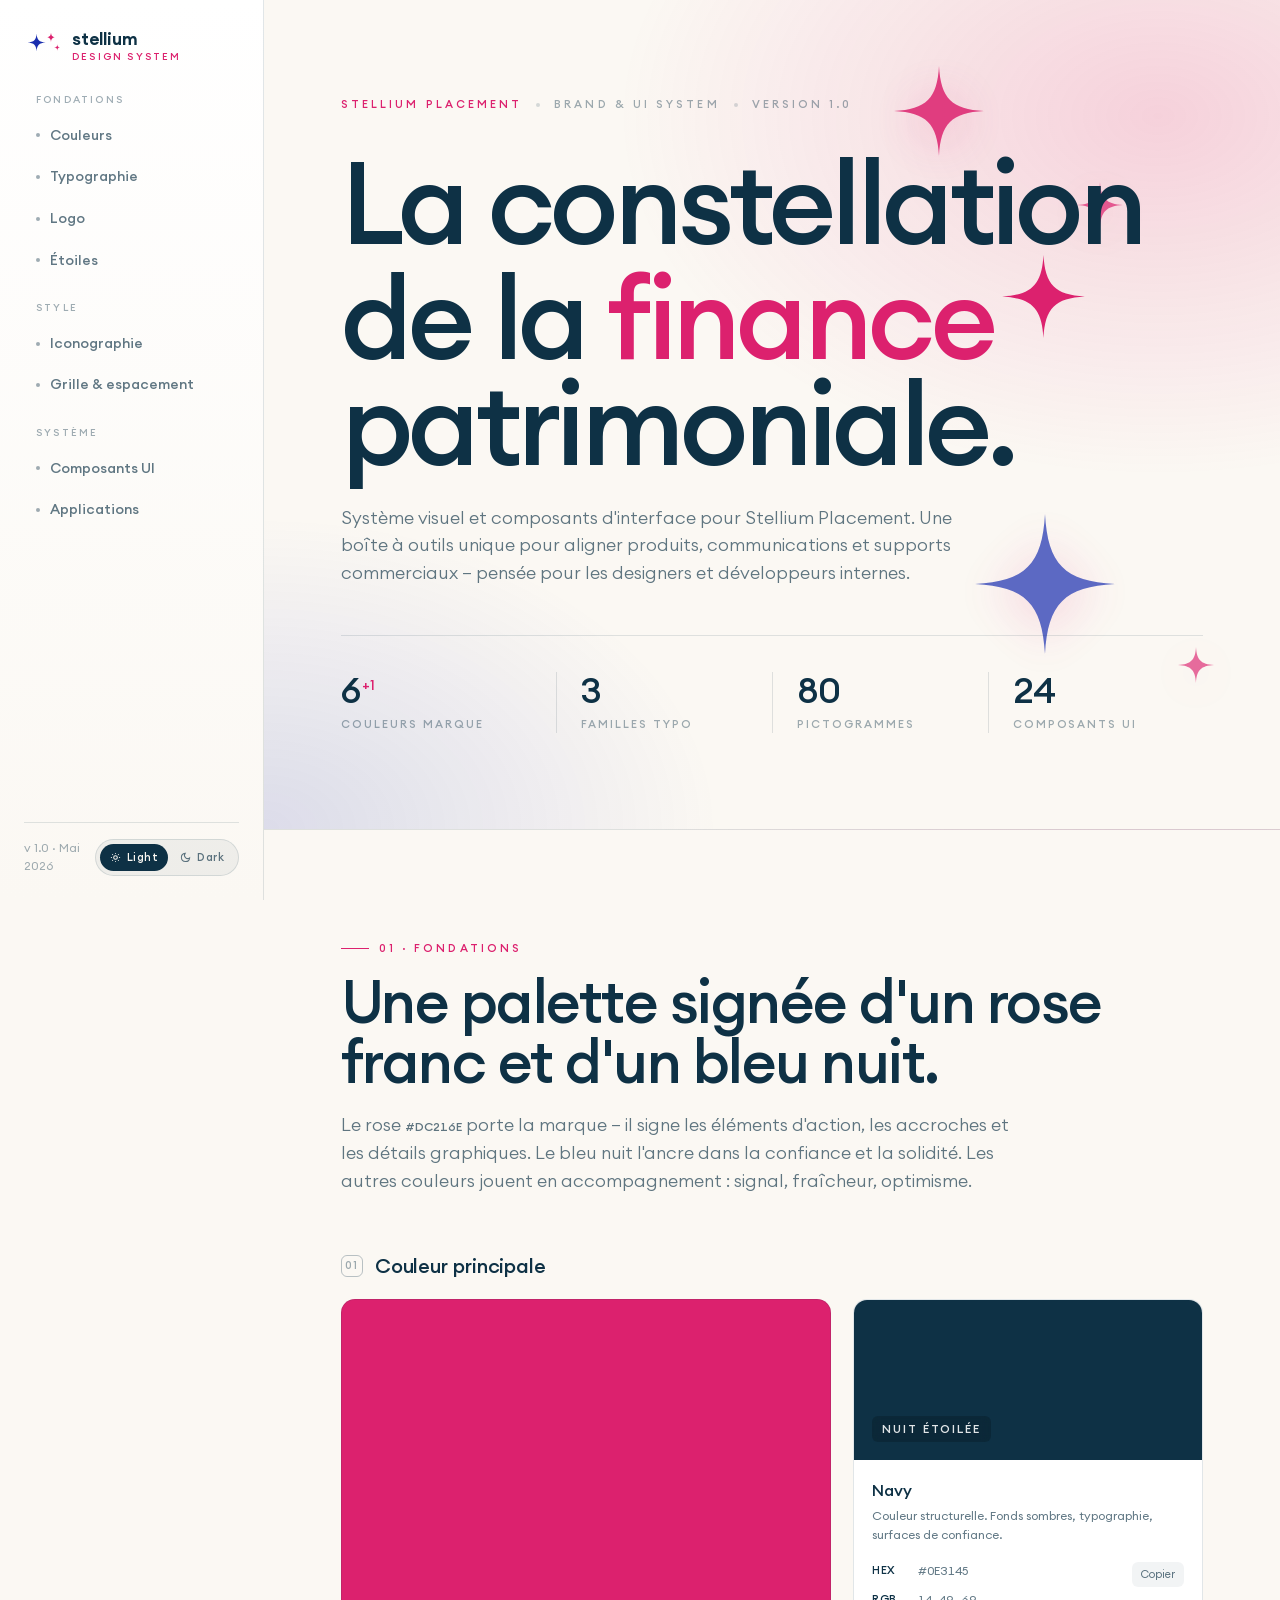
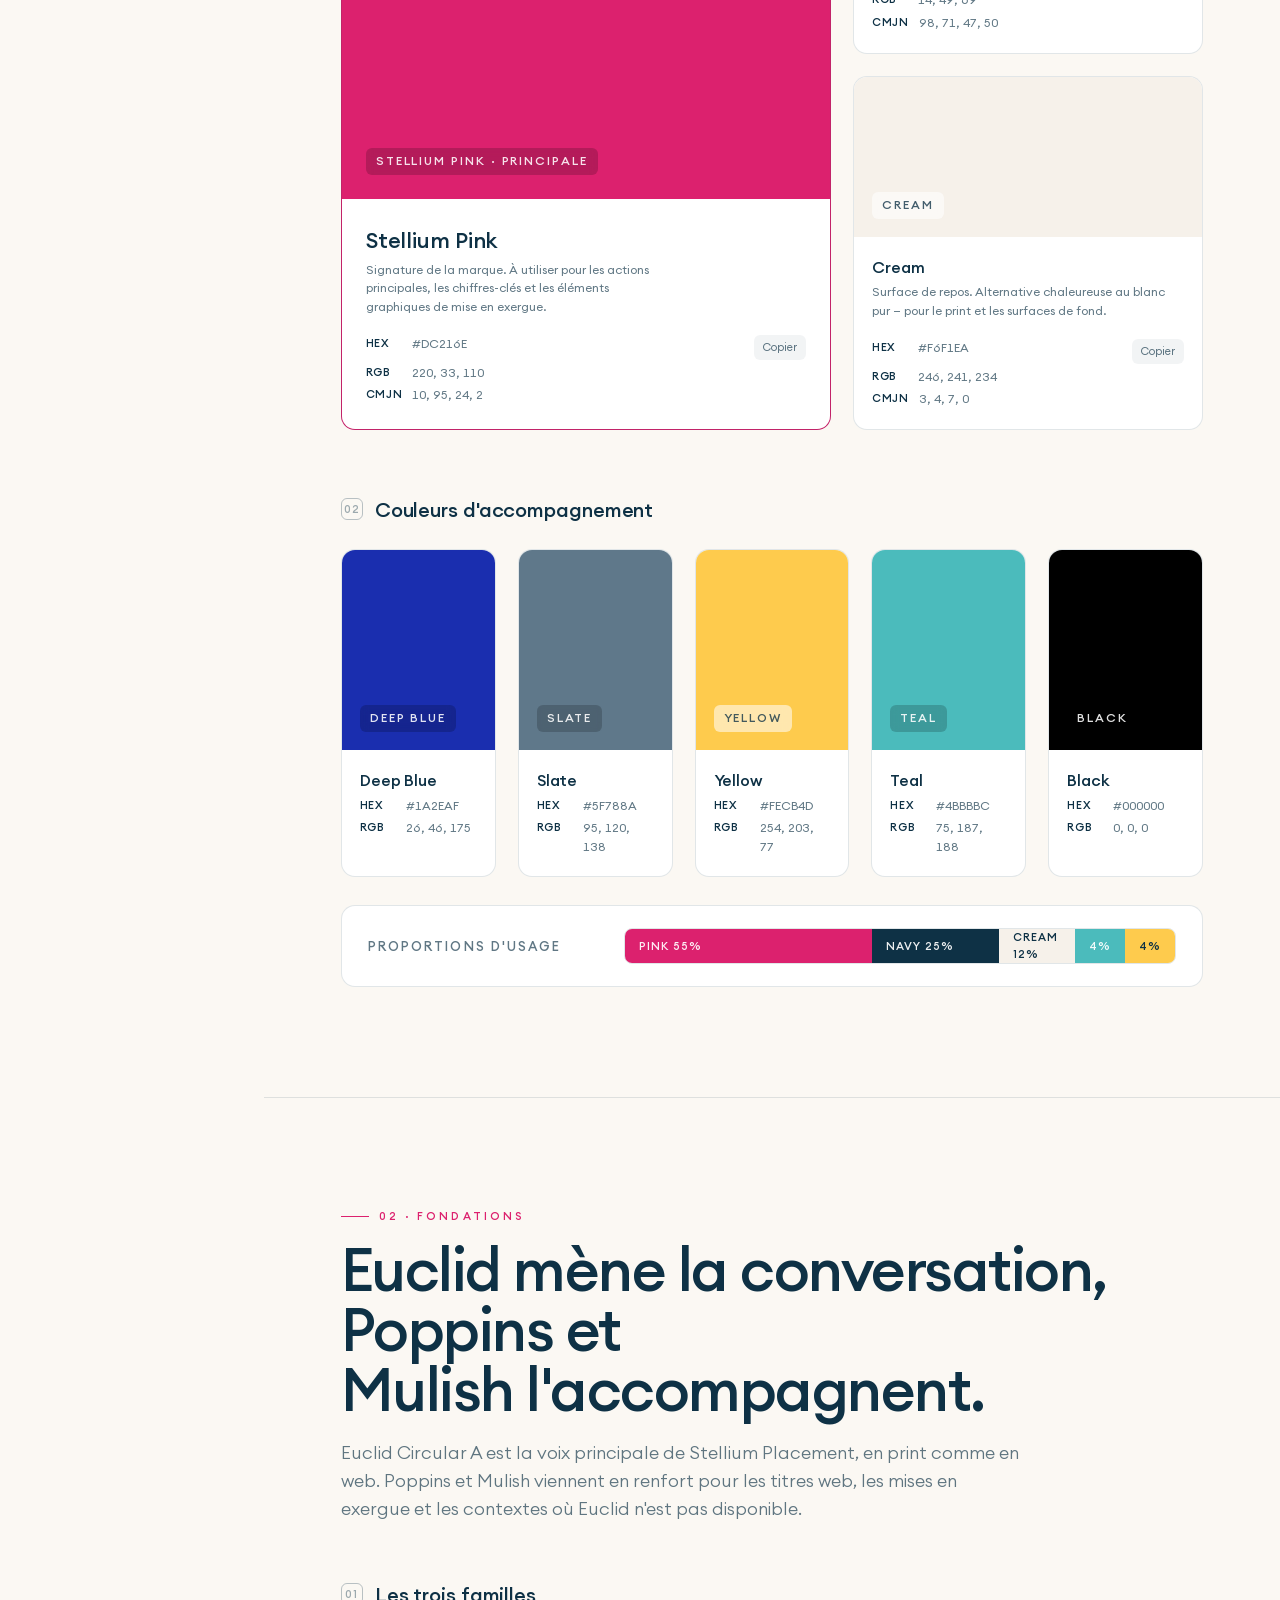
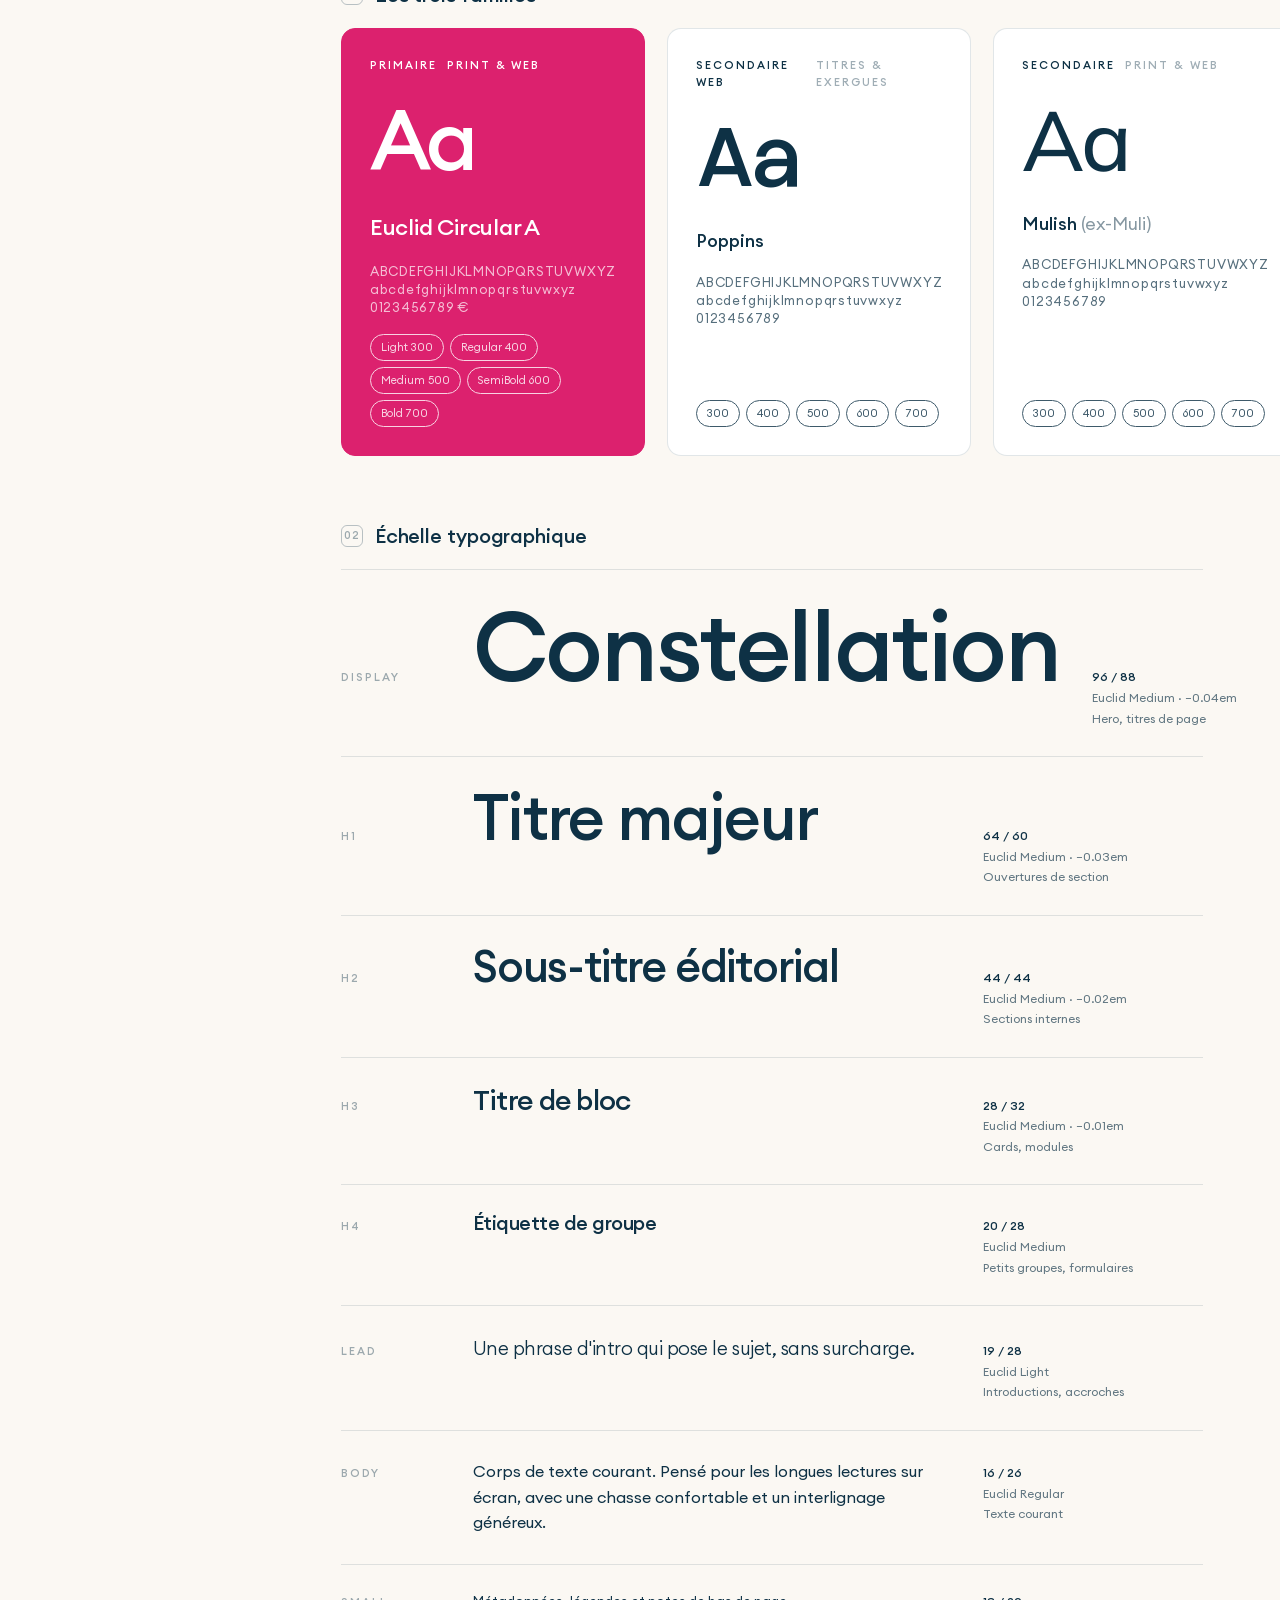
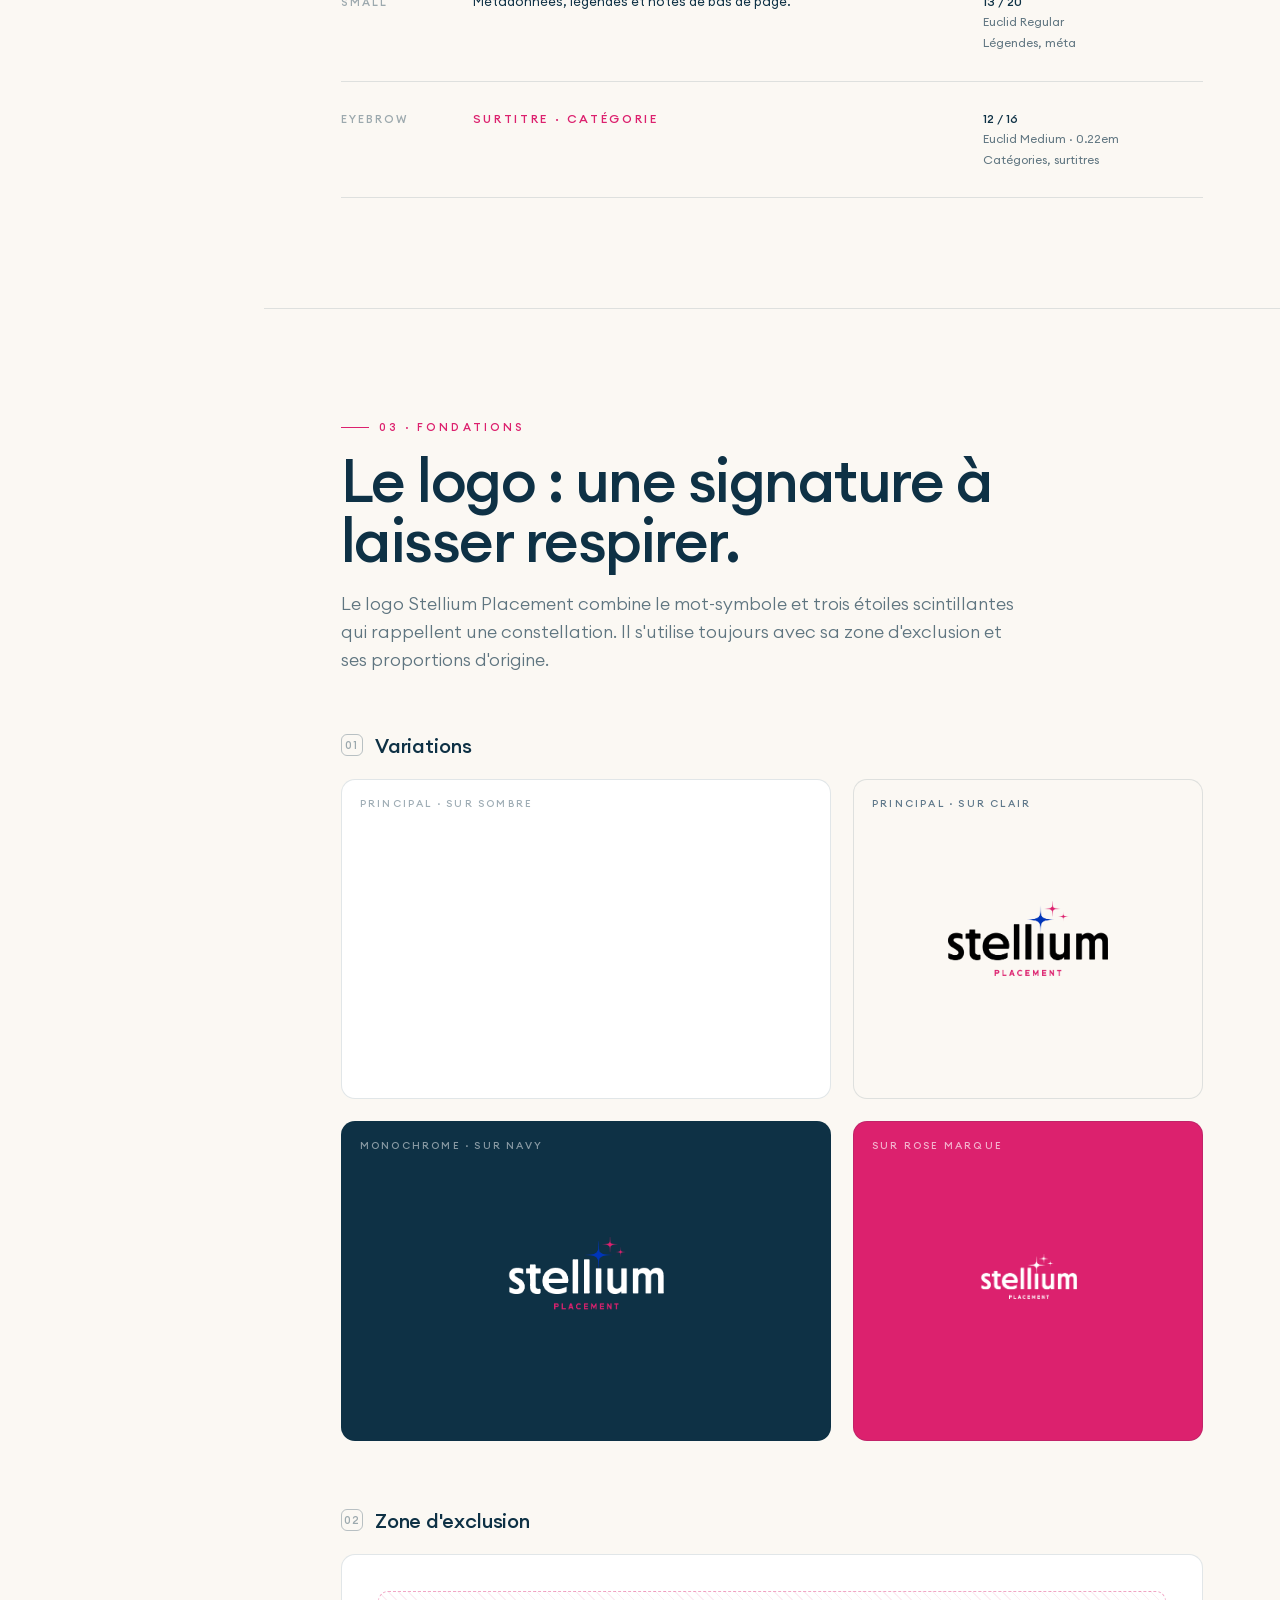
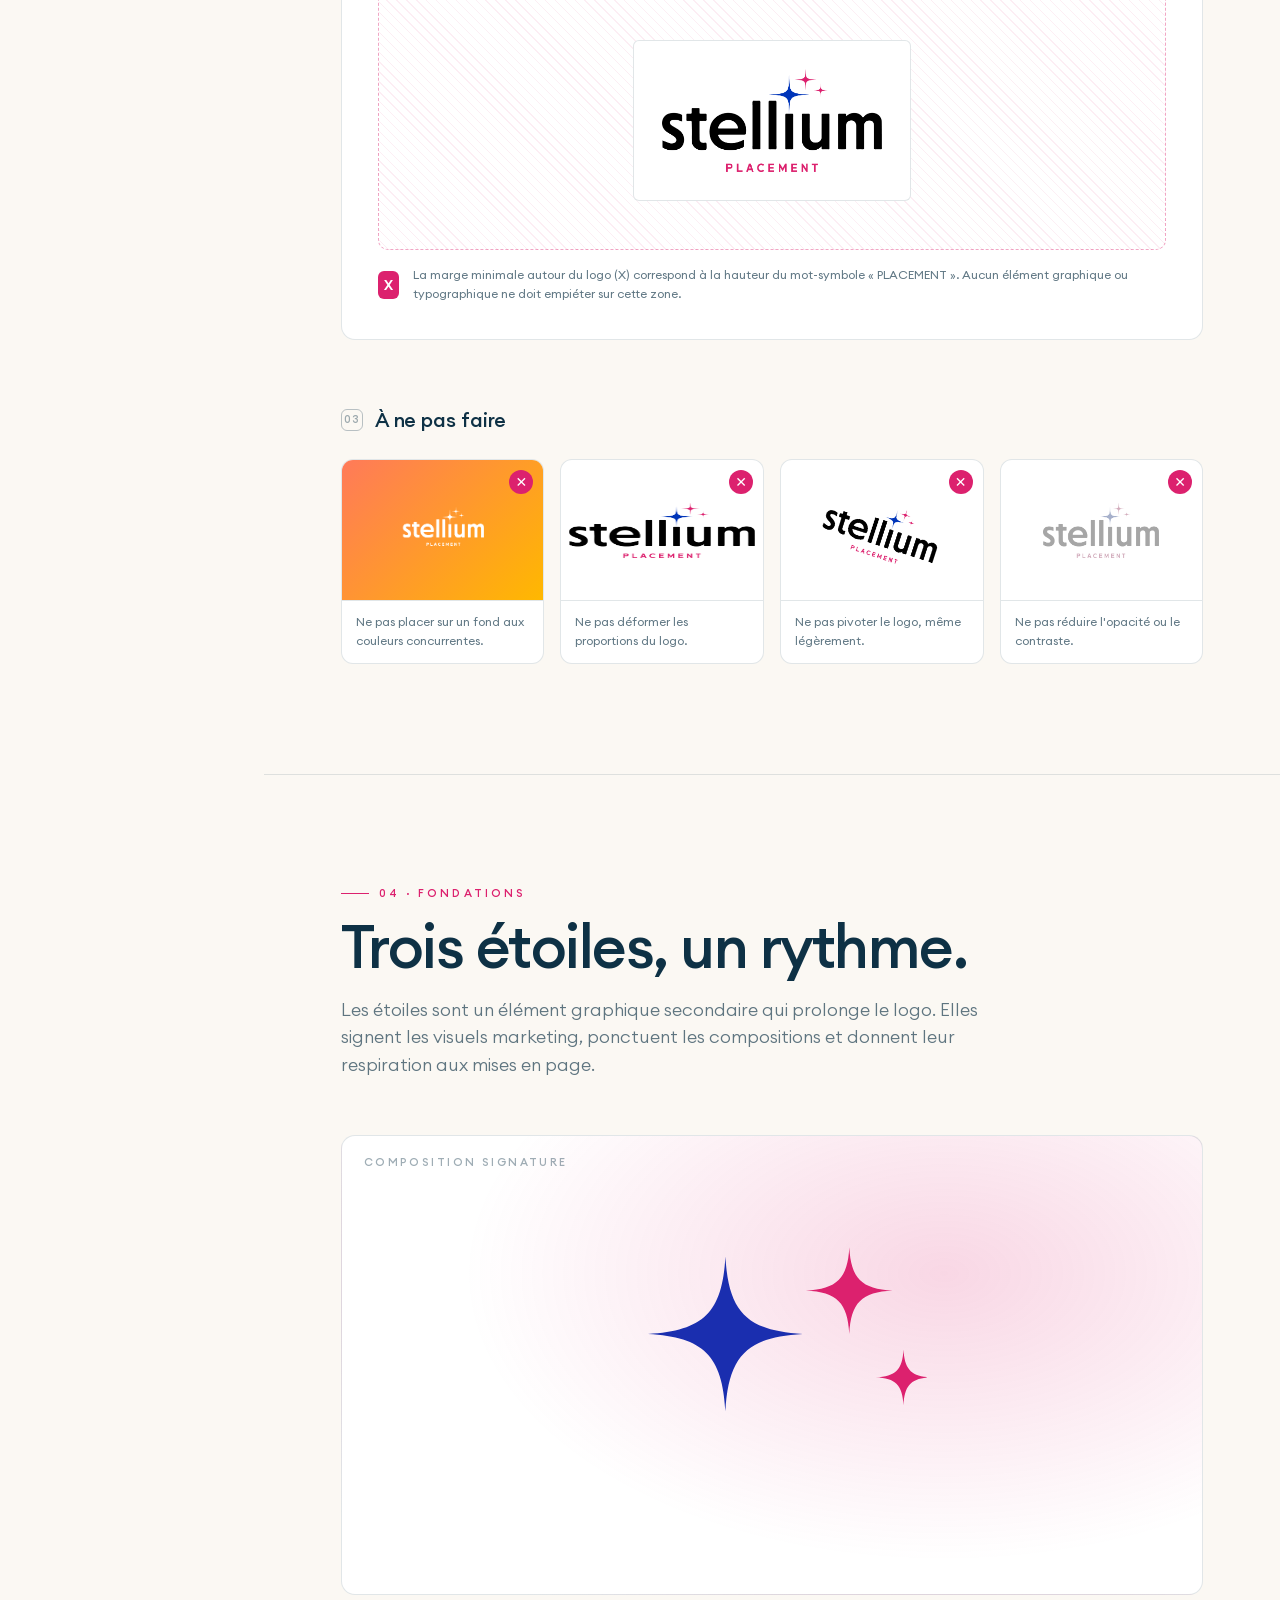
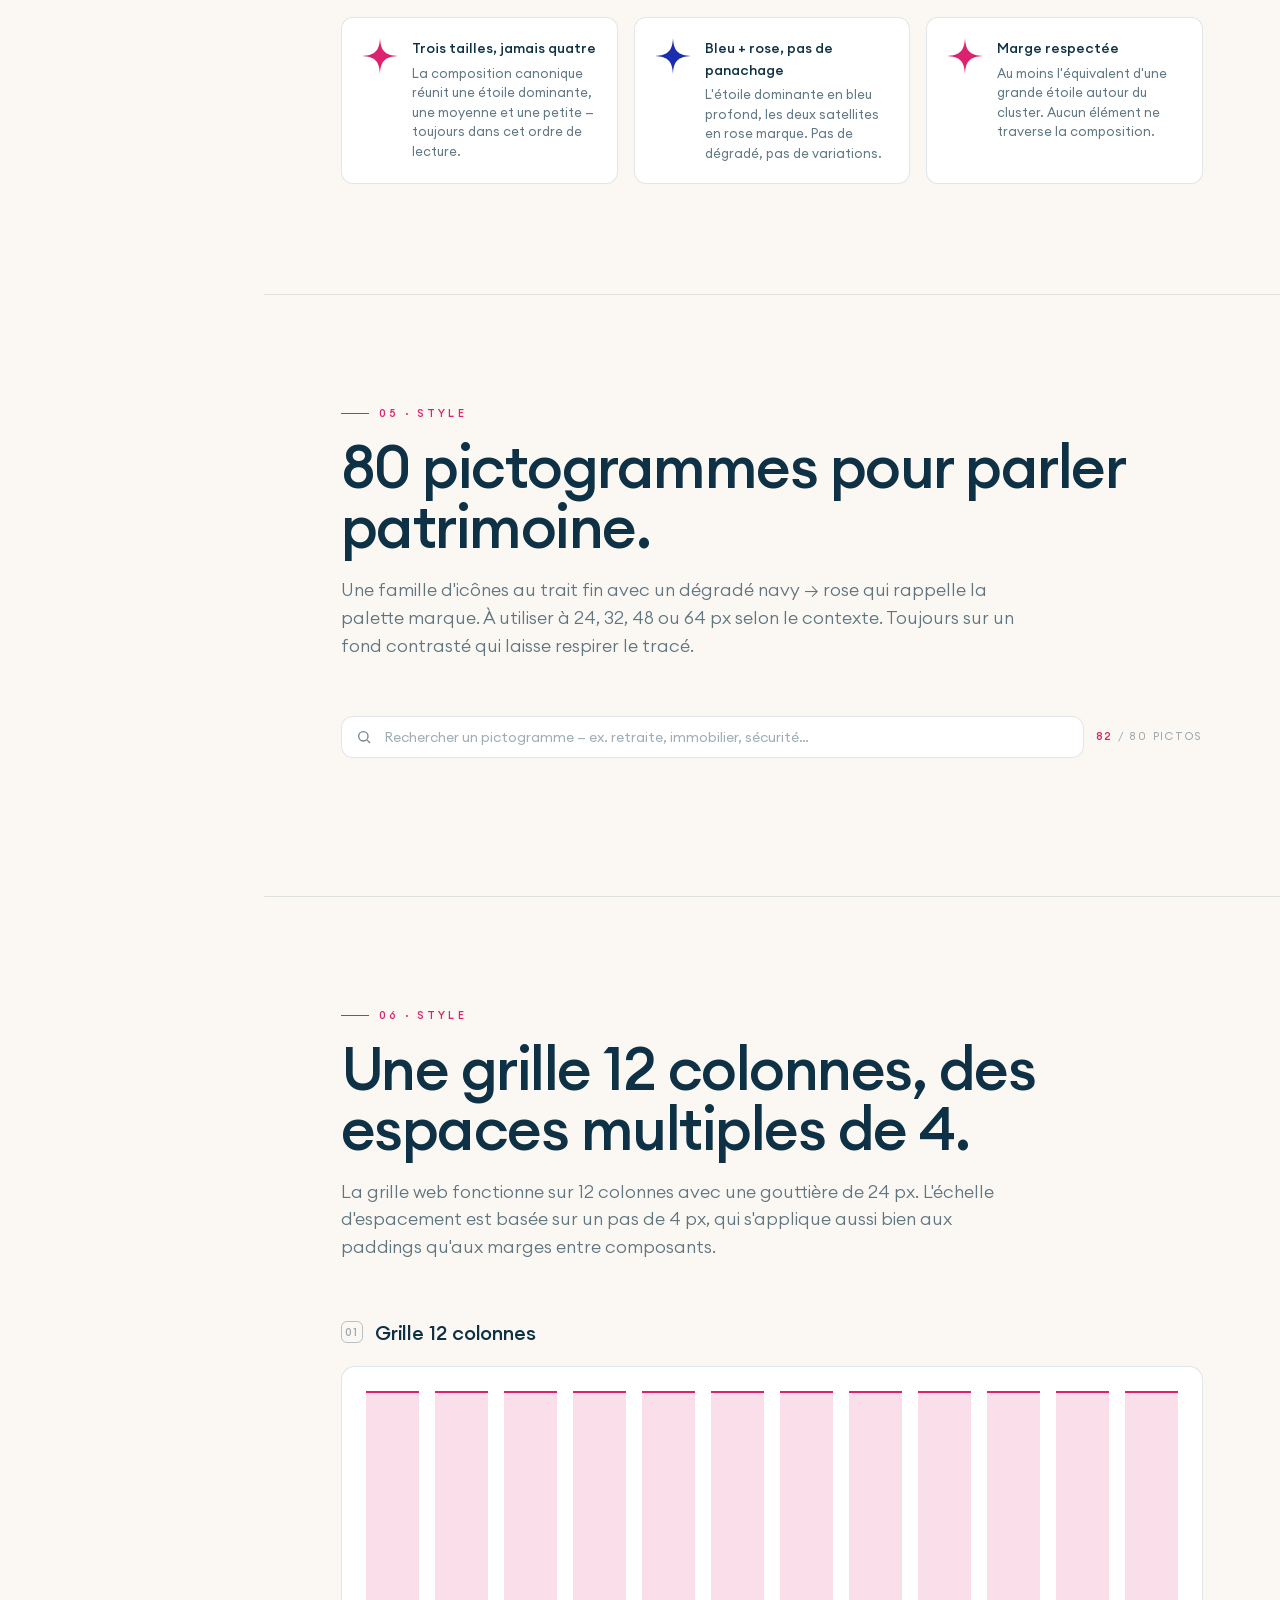
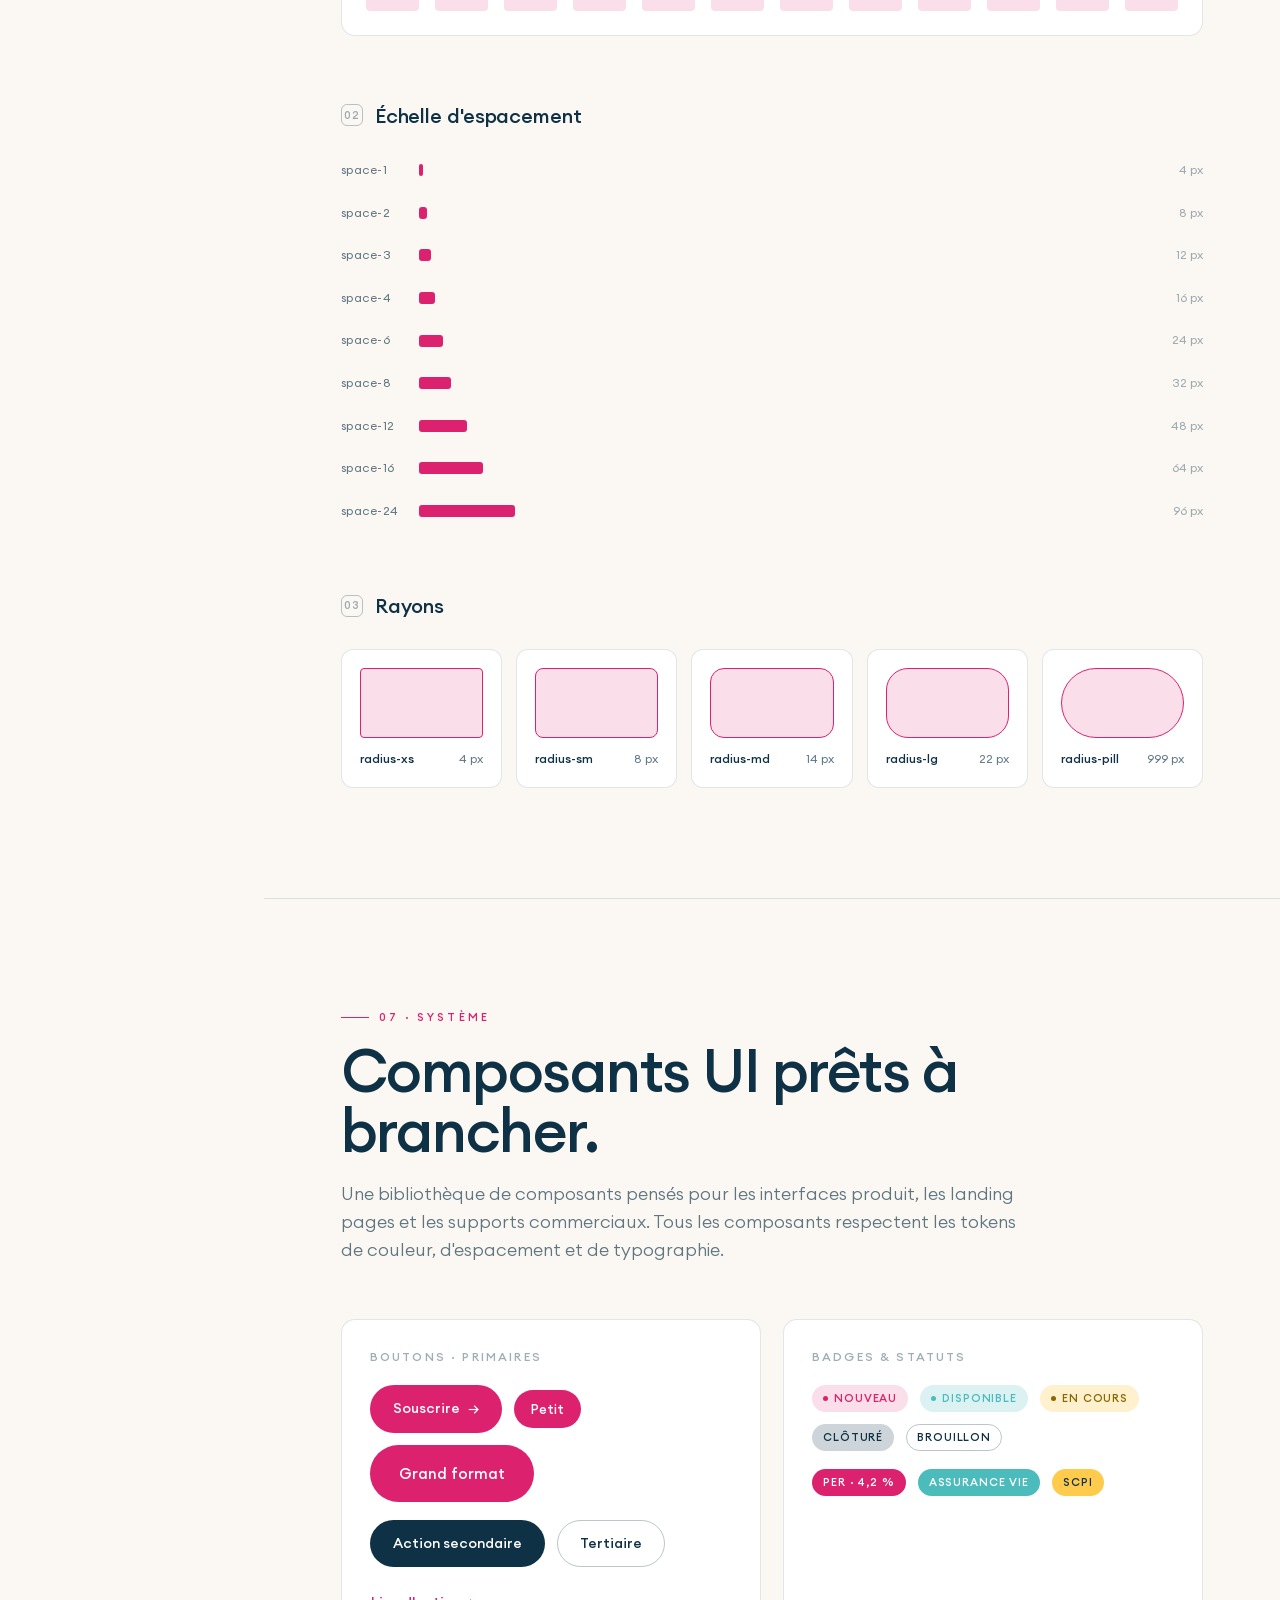
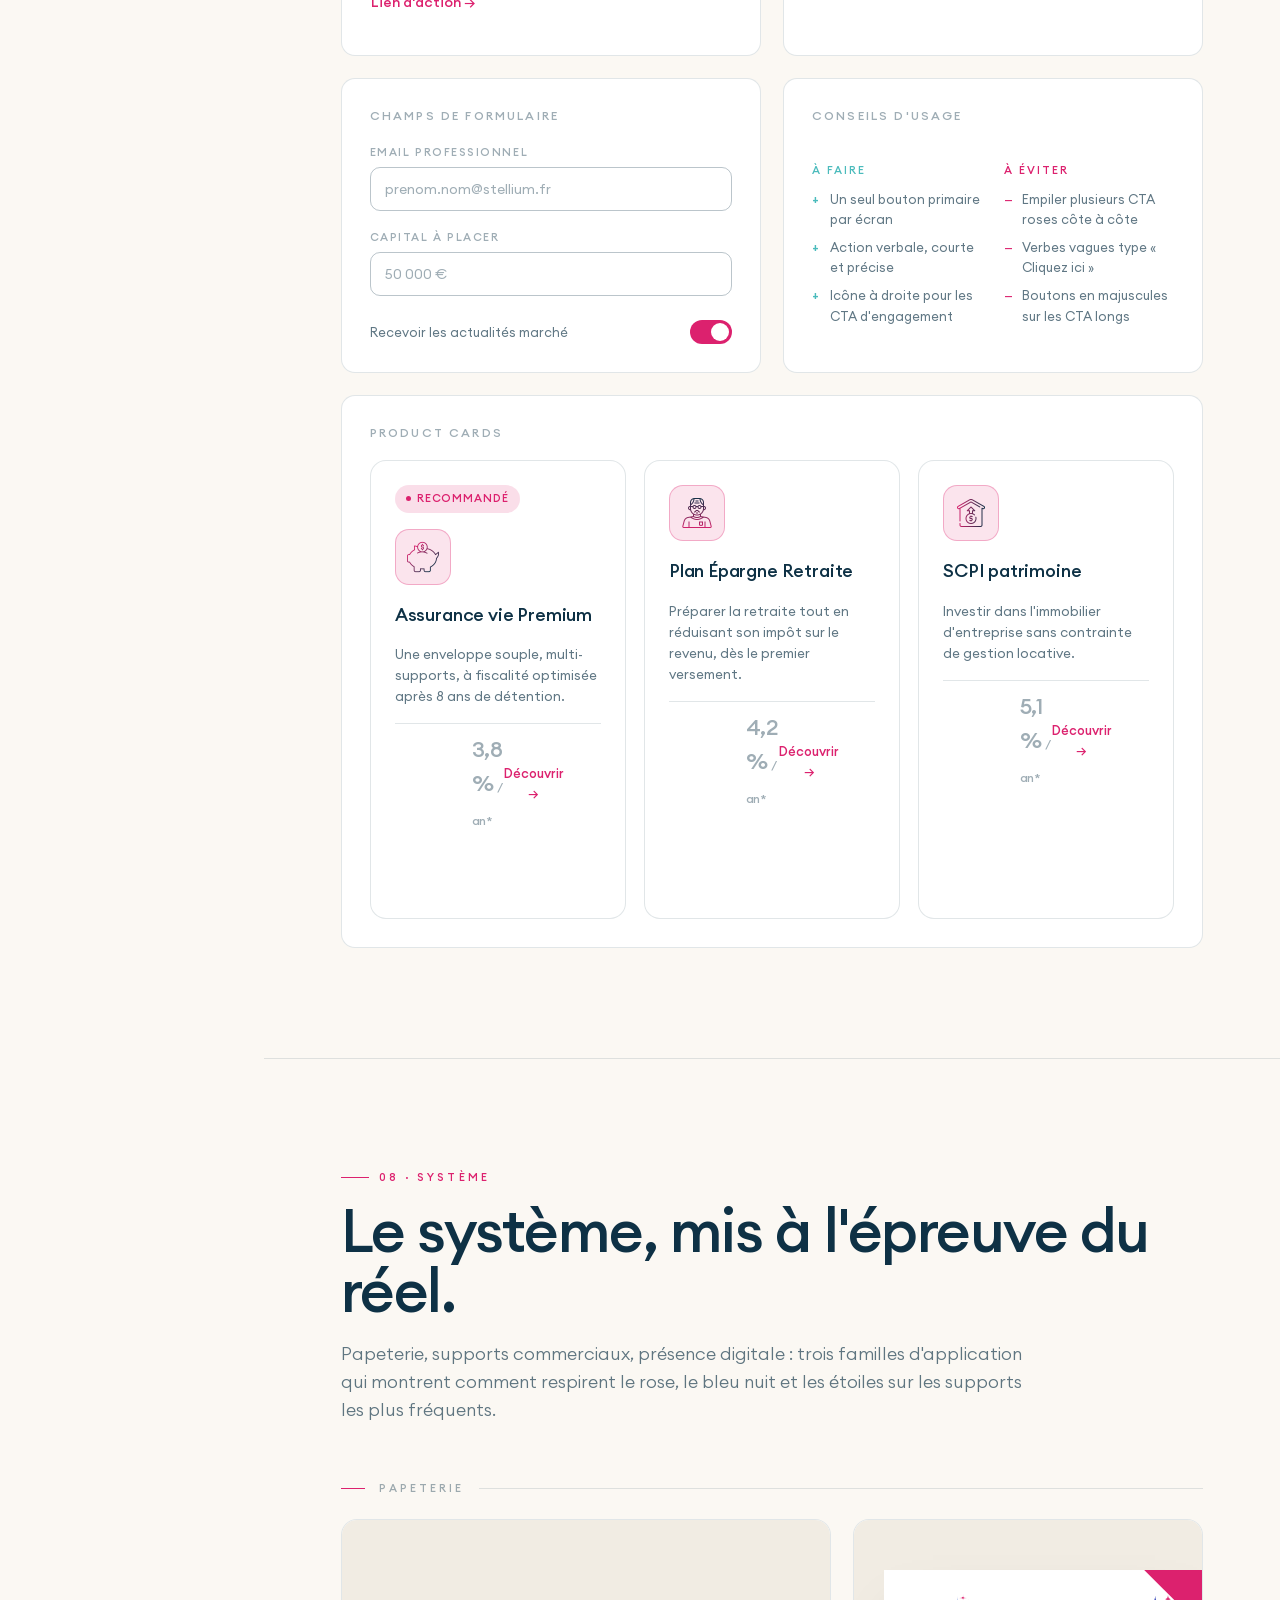
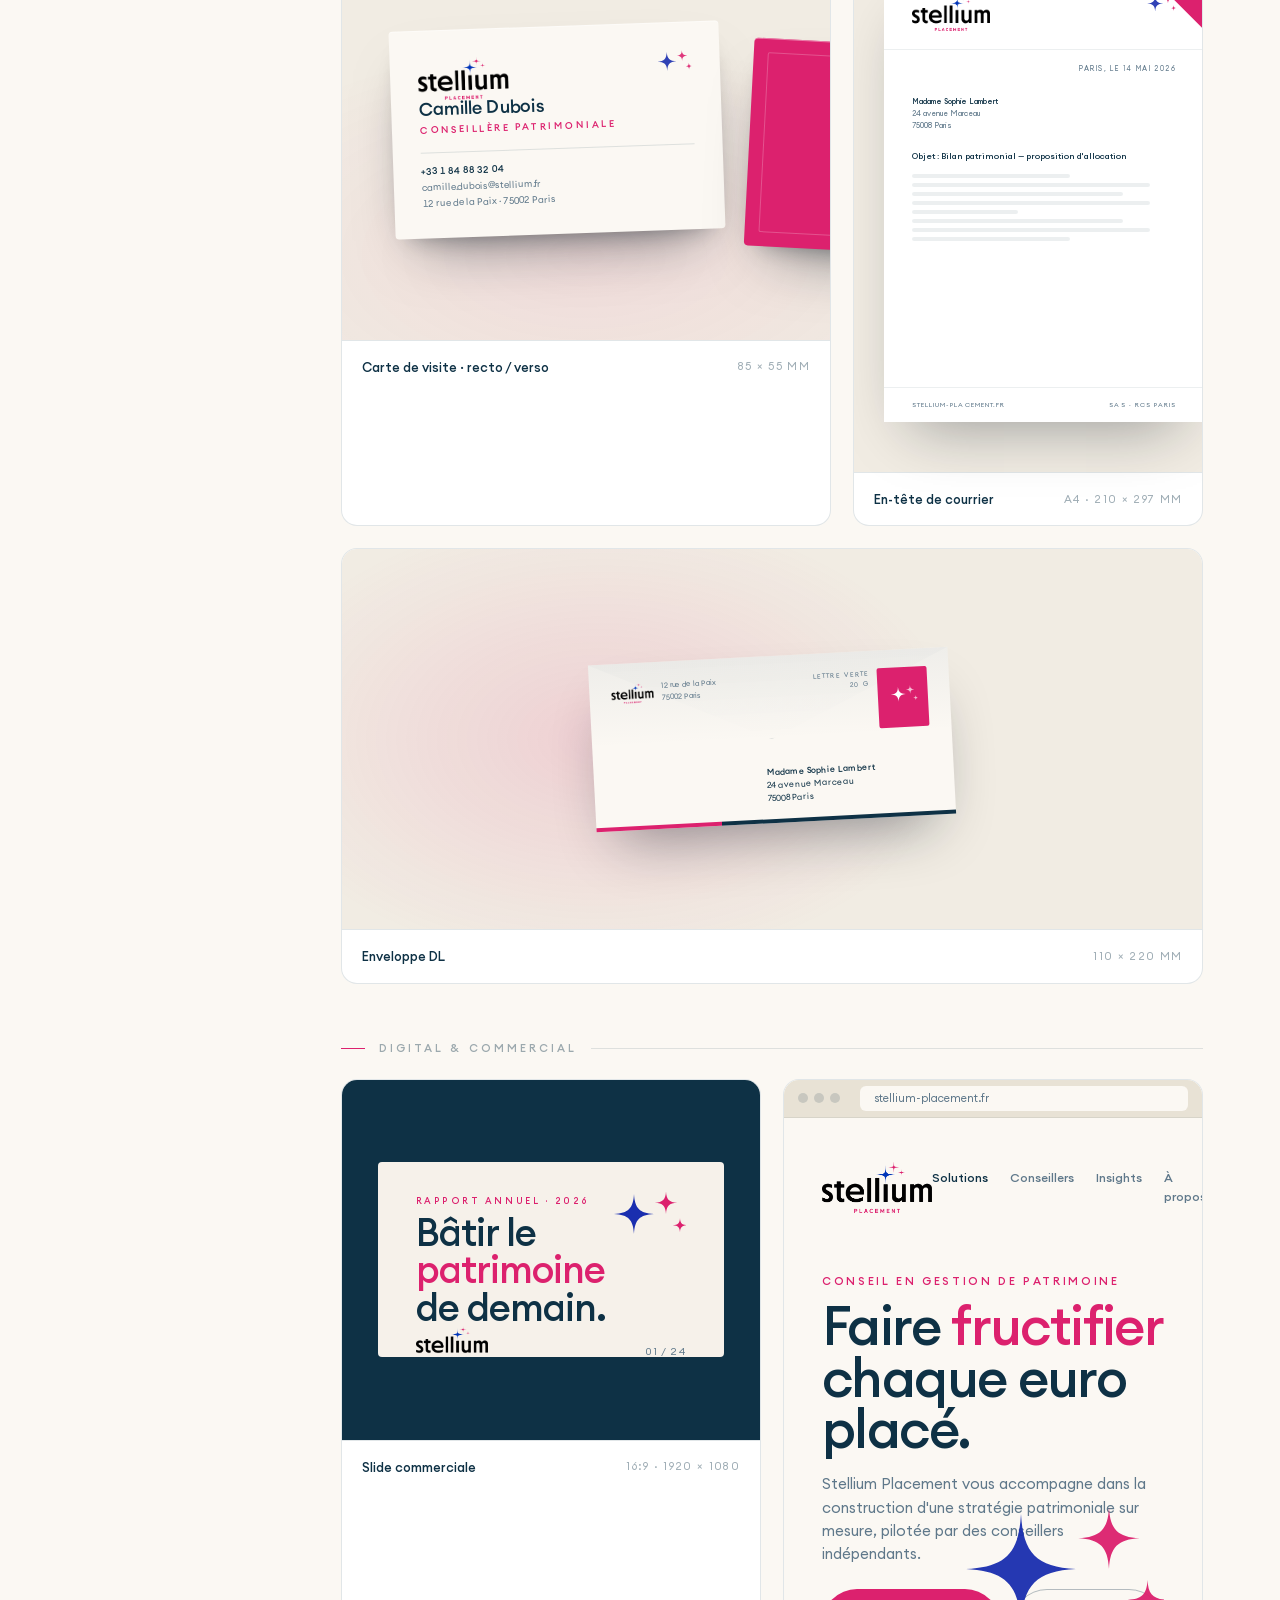
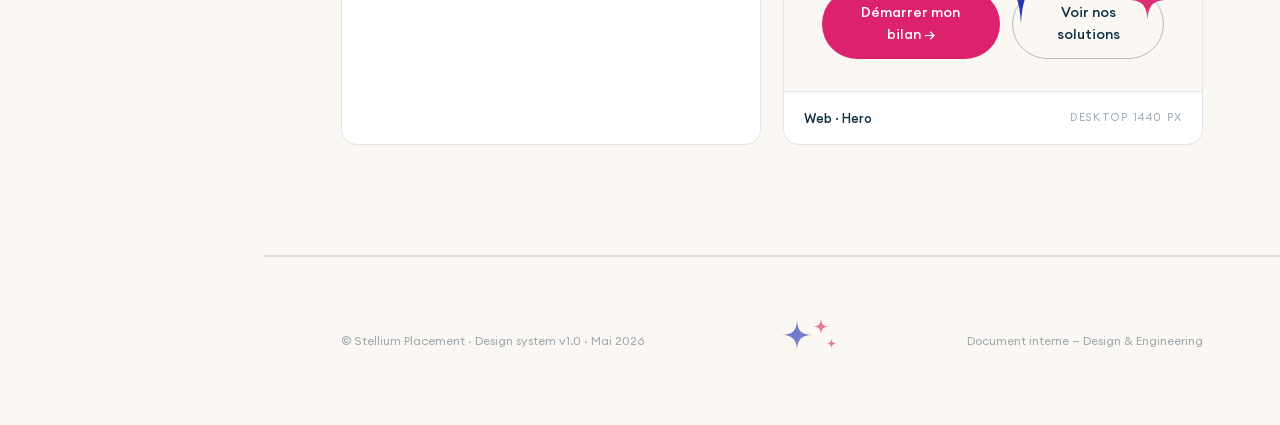
<file: project/Design System.bundle-src.html>
<!doctype html>
<html lang="fr" data-theme="light">
<head>
<meta charset="utf-8">
<meta name="viewport" content="width=device-width, initial-scale=1">
<title>Stellium Placement — Design System</title>
<link rel="preconnect" href="https://fonts.googleapis.com">
<link rel="preconnect" href="https://fonts.gstatic.com" crossorigin>
<link href="https://fonts.googleapis.com/css2?family=Poppins:wght@300;400;500;600;700&family=Mulish:wght@300;400;500;600;700&display=swap" rel="stylesheet">
<link rel="stylesheet" href="styles.css">
<meta name="ext-resource-dependency" content="assets/icons/accountability.png" data-resource-id="icon_accountability" />
<meta name="ext-resource-dependency" content="assets/icons/add-file.png" data-resource-id="icon_add_file" />
<meta name="ext-resource-dependency" content="assets/icons/advice.png" data-resource-id="icon_advice" />
<meta name="ext-resource-dependency" content="assets/icons/affiliate-marketing.png" data-resource-id="icon_affiliate_marketing" />
<meta name="ext-resource-dependency" content="assets/icons/agile.png" data-resource-id="icon_agile" />
<meta name="ext-resource-dependency" content="assets/icons/agreement.png" data-resource-id="icon_agreement" />
<meta name="ext-resource-dependency" content="assets/icons/alone.png" data-resource-id="icon_alone" />
<meta name="ext-resource-dependency" content="assets/icons/arm-wrestling.png" data-resource-id="icon_arm_wrestling" />
<meta name="ext-resource-dependency" content="assets/icons/asset.png" data-resource-id="icon_asset" />
<meta name="ext-resource-dependency" content="assets/icons/asset-2.png" data-resource-id="icon_asset_2" />
<meta name="ext-resource-dependency" content="assets/icons/bank.png" data-resource-id="icon_bank" />
<meta name="ext-resource-dependency" content="assets/icons/building.png" data-resource-id="icon_building" />
<meta name="ext-resource-dependency" content="assets/icons/calendar.png" data-resource-id="icon_calendar" />
<meta name="ext-resource-dependency" content="assets/icons/calendar-2.png" data-resource-id="icon_calendar_2" />
<meta name="ext-resource-dependency" content="assets/icons/cash.png" data-resource-id="icon_cash" />
<meta name="ext-resource-dependency" content="assets/icons/check.png" data-resource-id="icon_check" />
<meta name="ext-resource-dependency" content="assets/icons/company.png" data-resource-id="icon_company" />
<meta name="ext-resource-dependency" content="assets/icons/credit-score.png" data-resource-id="icon_credit_score" />
<meta name="ext-resource-dependency" content="assets/icons/customize.png" data-resource-id="icon_customize" />
<meta name="ext-resource-dependency" content="assets/icons/developing.png" data-resource-id="icon_developing" />
<meta name="ext-resource-dependency" content="assets/icons/discount.png" data-resource-id="icon_discount" />
<meta name="ext-resource-dependency" content="assets/icons/download-file.png" data-resource-id="icon_download_file" />
<meta name="ext-resource-dependency" content="assets/icons/download.png" data-resource-id="icon_download" />
<meta name="ext-resource-dependency" content="assets/icons/easy-to-use.png" data-resource-id="icon_easy_to_use" />
<meta name="ext-resource-dependency" content="assets/icons/ecology.png" data-resource-id="icon_ecology" />
<meta name="ext-resource-dependency" content="assets/icons/empowerment.png" data-resource-id="icon_empowerment" />
<meta name="ext-resource-dependency" content="assets/icons/environment-protection.png" data-resource-id="icon_environment_protection" />
<meta name="ext-resource-dependency" content="assets/icons/euro.png" data-resource-id="icon_euro" />
<meta name="ext-resource-dependency" content="assets/icons/euro-2.png" data-resource-id="icon_euro_2" />
<meta name="ext-resource-dependency" content="assets/icons/family-insurance.png" data-resource-id="icon_family_insurance" />
<meta name="ext-resource-dependency" content="assets/icons/financial-growth.png" data-resource-id="icon_financial_growth" />
<meta name="ext-resource-dependency" content="assets/icons/folder.png" data-resource-id="icon_folder" />
<meta name="ext-resource-dependency" content="assets/icons/friends.png" data-resource-id="icon_friends" />
<meta name="ext-resource-dependency" content="assets/icons/grandma.png" data-resource-id="icon_grandma" />
<meta name="ext-resource-dependency" content="assets/icons/hands-keys.png" data-resource-id="icon_hands_keys" />
<meta name="ext-resource-dependency" content="assets/icons/handshake.png" data-resource-id="icon_handshake" />
<meta name="ext-resource-dependency" content="assets/icons/hierarchy.png" data-resource-id="icon_hierarchy" />
<meta name="ext-resource-dependency" content="assets/icons/hourglass.png" data-resource-id="icon_hourglass" />
<meta name="ext-resource-dependency" content="assets/icons/house-value.png" data-resource-id="icon_house_value" />
<meta name="ext-resource-dependency" content="assets/icons/increase.png" data-resource-id="icon_increase" />
<meta name="ext-resource-dependency" content="assets/icons/intersection.png" data-resource-id="icon_intersection" />
<meta name="ext-resource-dependency" content="assets/icons/investment.png" data-resource-id="icon_investment" />
<meta name="ext-resource-dependency" content="assets/icons/justice-scale.png" data-resource-id="icon_justice_scale" />
<meta name="ext-resource-dependency" content="assets/icons/lender.png" data-resource-id="icon_lender" />
<meta name="ext-resource-dependency" content="assets/icons/locked.png" data-resource-id="icon_locked" />
<meta name="ext-resource-dependency" content="assets/icons/logout.png" data-resource-id="icon_logout" />
<meta name="ext-resource-dependency" content="assets/icons/market-research.png" data-resource-id="icon_market_research" />
<meta name="ext-resource-dependency" content="assets/icons/money-bag.png" data-resource-id="icon_money_bag" />
<meta name="ext-resource-dependency" content="assets/icons/money-protection.png" data-resource-id="icon_money_protection" />
<meta name="ext-resource-dependency" content="assets/icons/money-withdrawal.png" data-resource-id="icon_money_withdrawal" />
<meta name="ext-resource-dependency" content="assets/icons/money.png" data-resource-id="icon_money" />
<meta name="ext-resource-dependency" content="assets/icons/money-3.png" data-resource-id="icon_money_3" />
<meta name="ext-resource-dependency" content="assets/icons/network.png" data-resource-id="icon_network" />
<meta name="ext-resource-dependency" content="assets/icons/old-man.png" data-resource-id="icon_old_man" />
<meta name="ext-resource-dependency" content="assets/icons/opportunity.png" data-resource-id="icon_opportunity" />
<meta name="ext-resource-dependency" content="assets/icons/percentage.png" data-resource-id="icon_percentage" />
<meta name="ext-resource-dependency" content="assets/icons/piggy-bank.png" data-resource-id="icon_piggy_bank" />
<meta name="ext-resource-dependency" content="assets/icons/place.png" data-resource-id="icon_place" />
<meta name="ext-resource-dependency" content="assets/icons/plant.png" data-resource-id="icon_plant" />
<meta name="ext-resource-dependency" content="assets/icons/property.png" data-resource-id="icon_property" />
<meta name="ext-resource-dependency" content="assets/icons/puzzle.png" data-resource-id="icon_puzzle" />
<meta name="ext-resource-dependency" content="assets/icons/quality-assurance.png" data-resource-id="icon_quality_assurance" />
<meta name="ext-resource-dependency" content="assets/icons/refresh.png" data-resource-id="icon_refresh" />
<meta name="ext-resource-dependency" content="assets/icons/report.png" data-resource-id="icon_report" />
<meta name="ext-resource-dependency" content="assets/icons/resilience.png" data-resource-id="icon_resilience" />
<meta name="ext-resource-dependency" content="assets/icons/resource-allocation.png" data-resource-id="icon_resource_allocation" />
<meta name="ext-resource-dependency" content="assets/icons/responsive.png" data-resource-id="icon_responsive" />
<meta name="ext-resource-dependency" content="assets/icons/rings.png" data-resource-id="icon_rings" />
<meta name="ext-resource-dependency" content="assets/icons/row-house.png" data-resource-id="icon_row_house" />
<meta name="ext-resource-dependency" content="assets/icons/security-shield.png" data-resource-id="icon_security_shield" />
<meta name="ext-resource-dependency" content="assets/icons/share.png" data-resource-id="icon_share" />
<meta name="ext-resource-dependency" content="assets/icons/speedometer.png" data-resource-id="icon_speedometer" />
<meta name="ext-resource-dependency" content="assets/icons/stock-chart.png" data-resource-id="icon_stock_chart" />
<meta name="ext-resource-dependency" content="assets/icons/stopwatch.png" data-resource-id="icon_stopwatch" />
<meta name="ext-resource-dependency" content="assets/icons/target.png" data-resource-id="icon_target" />
<meta name="ext-resource-dependency" content="assets/icons/taxation.png" data-resource-id="icon_taxation" />
<meta name="ext-resource-dependency" content="assets/icons/team-building.png" data-resource-id="icon_team_building" />
<meta name="ext-resource-dependency" content="assets/icons/team.png" data-resource-id="icon_team" />
<meta name="ext-resource-dependency" content="assets/icons/time.png" data-resource-id="icon_time" />
<meta name="ext-resource-dependency" content="assets/icons/umbrella.png" data-resource-id="icon_umbrella" />
<meta name="ext-resource-dependency" content="assets/icons/up-arrow.png" data-resource-id="icon_up_arrow" />
<meta name="ext-resource-dependency" content="assets/icons/urban.png" data-resource-id="icon_urban" />
<template id="__bundler_thumbnail" data-bg-color="#FBF8F3">
  <svg viewBox="0 0 200 160" xmlns="http://www.w3.org/2000/svg">
    <path d="M70 10 C72 46 84 58 120 60 C84 62 72 74 70 110 C68 74 56 62 20 60 C56 58 68 46 70 10 Z" fill="#1A2EAF"/>
    <path d="M150 4 C151 24 158 31 178 32 C158 33 151 40 150 60 C149 40 142 33 122 32 C142 31 149 24 150 4 Z" fill="#DC216E"/>
    <path d="M185 70 C185.7 83 190 87.4 203 88 C190 88.6 185.7 93 185 106 C184.3 93 180 88.6 167 88 C180 87.4 184.3 83 185 70 Z" fill="#DC216E"/>
  </svg>
</template>
</head>
<body>

<!-- Reusable sparkle SVG -->
<svg width="0" height="0" style="position:absolute" aria-hidden="true">
  <defs>
    <symbol id="sparkle" viewBox="0 0 100 100">
      <path d="M50 0 C52 36 64 48 100 50 C64 52 52 64 50 100 C48 64 36 52 0 50 C36 48 48 36 50 0 Z" fill="currentColor"/>
    </symbol>
    <symbol id="cluster" viewBox="0 0 200 160">
      <path d="M70 10 C72 46 84 58 120 60 C84 62 72 74 70 110 C68 74 56 62 20 60 C56 58 68 46 70 10 Z" fill="#1A2EAF"/>
      <path d="M150 4 C151 24 158 31 178 32 C158 33 151 40 150 60 C149 40 142 33 122 32 C142 31 149 24 150 4 Z" fill="#DC216E"/>
      <path d="M185 70 C185.7 83 190 87.4 203 88 C190 88.6 185.7 93 185 106 C184.3 93 180 88.6 167 88 C180 87.4 184.3 83 185 70 Z" fill="#DC216E"/>
    </symbol>
    <symbol id="cluster-mono" viewBox="0 0 200 160">
      <path d="M70 10 C72 46 84 58 120 60 C84 62 72 74 70 110 C68 74 56 62 20 60 C56 58 68 46 70 10 Z" fill="currentColor"/>
      <path d="M150 4 C151 24 158 31 178 32 C158 33 151 40 150 60 C149 40 142 33 122 32 C142 31 149 24 150 4 Z" fill="currentColor" opacity="0.7"/>
      <path d="M185 70 C185.7 83 190 87.4 203 88 C190 88.6 185.7 93 185 106 C184.3 93 180 88.6 167 88 C180 87.4 184.3 83 185 70 Z" fill="currentColor" opacity="0.7"/>
    </symbol>
  </defs>
</svg>

<div class="shell">
  <!-- ============================================================
       SIDEBAR
       ============================================================ -->
  <aside class="sidebar">
    <a class="brand-mark" href="#top">
      <span class="mark-wrap">
        <svg viewBox="0 0 200 160" width="36" height="36"><use href="#cluster"/></svg>
      </span>
      <span class="name">
        stellium
        <small>Design system</small>
      </span>
    </a>

    <nav>
      <ul class="nav-list" id="nav">
        <li class="group-label">Fondations</li>
        <li><a href="#colors">Couleurs</a></li>
        <li><a href="#type">Typographie</a></li>
        <li><a href="#logo">Logo</a></li>
        <li><a href="#sparkles">Étoiles</a></li>

        <li class="group-label">Style</li>
        <li><a href="#icons">Iconographie</a></li>
        <li><a href="#grid">Grille &amp; espacement</a></li>

        <li class="group-label">Système</li>
        <li><a href="#components">Composants UI</a></li>
        <li><a href="#applications">Applications</a></li>
      </ul>
    </nav>

    <div class="sidebar-foot">
      <span>v 1.0 · Mai 2026</span>
      <div class="theme-toggle" role="group" aria-label="Thème">
        <button data-theme-btn="light" class="is-active" title="Clair">
          <svg width="11" height="11" viewBox="0 0 24 24" fill="none" stroke="currentColor" stroke-width="2.2"><circle cx="12" cy="12" r="4"/><path d="M12 2v2M12 20v2M4.93 4.93l1.41 1.41M17.66 17.66l1.41 1.41M2 12h2M20 12h2M4.93 19.07l1.41-1.41M17.66 6.34l1.41-1.41"/></svg>
          Light
        </button>
        <button data-theme-btn="dark" title="Sombre">
          <svg width="11" height="11" viewBox="0 0 24 24" fill="none" stroke="currentColor" stroke-width="2.2"><path d="M21 12.79A9 9 0 1 1 11.21 3a7 7 0 0 0 9.79 9.79z"/></svg>
          Dark
        </button>
      </div>
    </div>
  </aside>

  <main class="main" id="top">

    <!-- ============================================================
         HERO
         ============================================================ -->
    <header class="hero">
      <div class="hero-sparkles" aria-hidden="true">
        <svg class="s" style="top:8%; left:62%; width:90px; color:var(--sp-pink); opacity:.85" viewBox="0 0 100 100"><use href="#sparkle"/></svg>
        <svg class="s" style="top:22%; left:80%; width:46px; color:var(--sp-pink); opacity:.7" viewBox="0 0 100 100"><use href="#sparkle"/></svg>
        <svg class="s" style="top:62%; left:70%; width:140px; color:var(--sp-blue); opacity:.7" viewBox="0 0 100 100"><use href="#sparkle"/></svg>
        <svg class="s" style="top:78%; left:90%; width:36px; color:var(--sp-pink); opacity:.65" viewBox="0 0 100 100"><use href="#sparkle"/></svg>
      </div>
      <div class="hero-inner">
        <div class="meta">
          <b>Stellium Placement</b>
          <span class="dot"></span>
          <span>Brand &amp; UI System</span>
          <span class="dot"></span>
          <span>Version 1.0</span>
        </div>
        <h1>
          La constellation<br>
          de la <em>finance<svg class="sparkle-inline" viewBox="0 0 100 100"><use href="#sparkle"/></svg></em><br>
          patrimoniale.
        </h1>
        <p class="sub">
          Système visuel et composants d'interface pour Stellium Placement. Une boîte
          à outils unique pour aligner produits, communications et supports
          commerciaux — pensée pour les designers et développeurs internes.
        </p>
        <div class="hero-stats">
          <div>
            <div class="v">6<sup>+1</sup></div>
            <div class="l">Couleurs marque</div>
          </div>
          <div>
            <div class="v">3</div>
            <div class="l">Familles typo</div>
          </div>
          <div>
            <div class="v">80</div>
            <div class="l">Pictogrammes</div>
          </div>
          <div>
            <div class="v">24</div>
            <div class="l">Composants UI</div>
          </div>
        </div>
      </div>
    </header>

    <!-- ============================================================
         COLORS
         ============================================================ -->
    <section class="section" id="colors">
      <div class="eyebrow">01 · Fondations</div>
      <h2>Une palette signée d'un rose franc et d'un bleu nuit.</h2>
      <p class="lede">
        Le rose <code>#DC216E</code> porte la marque — il signe les éléments
        d'action, les accroches et les détails graphiques. Le bleu nuit
        l'ancre dans la confiance et la solidité. Les autres couleurs jouent
        en accompagnement : signal, fraîcheur, optimisme.
      </p>

      <h3><span class="num">01</span> Couleur principale</h3>
      <div class="color-grid primary">
        <div class="swatch primary" style="background:var(--sp-pink); color:#fff">
          <div class="chip" style="height:auto; flex:1; min-height:300px; background:var(--sp-pink)">
            <div class="label">Stellium Pink · Principale</div>
          </div>
          <div class="body" style="background:var(--surface); color:var(--ink)">
            <div class="name">Stellium Pink</div>
            <div class="note">Signature de la marque. À utiliser pour les actions principales, les chiffres-clés et les éléments graphiques de mise en exergue.</div>
            <div class="tokens">
              <div><b>HEX</b><span>#DC216E</span><button class="copy-chip" data-copy="#DC216E">Copier</button></div>
              <div><b>RGB</b><span>220, 33, 110</span></div>
              <div><b>CMJN</b><span>10, 95, 24, 2</span></div>
            </div>
          </div>
        </div>

        <div style="display:grid; gap:22px">
          <div class="swatch">
            <div class="chip" style="background:var(--sp-navy); height:160px;">
              <div class="label">Nuit étoilée</div>
            </div>
            <div class="body">
              <div class="name">Navy</div>
              <div class="note">Couleur structurelle. Fonds sombres, typographie, surfaces de confiance.</div>
              <div class="tokens">
                <div><b>HEX</b><span>#0E3145</span><button class="copy-chip" data-copy="#0E3145">Copier</button></div>
                <div><b>RGB</b><span>14, 49, 69</span></div>
                <div><b>CMJN</b><span>98, 71, 47, 50</span></div>
              </div>
            </div>
          </div>

          <div class="swatch on-light">
            <div class="chip" style="background:var(--sp-cream); height:160px;">
              <div class="label">Cream</div>
            </div>
            <div class="body">
              <div class="name">Cream</div>
              <div class="note">Surface de repos. Alternative chaleureuse au blanc pur — pour le print et les surfaces de fond.</div>
              <div class="tokens">
                <div><b>HEX</b><span>#F6F1EA</span><button class="copy-chip" data-copy="#F6F1EA">Copier</button></div>
                <div><b>RGB</b><span>246, 241, 234</span></div>
                <div><b>CMJN</b><span>3, 4, 7, 0</span></div>
              </div>
            </div>
          </div>
        </div>
      </div>

      <h3 style="margin-top:64px"><span class="num">02</span> Couleurs d'accompagnement</h3>
      <div class="color-grid secondary">
        <div class="swatch">
          <div class="chip" style="background:#1A2EAF"><div class="label">Deep Blue</div></div>
          <div class="body">
            <div class="name">Deep Blue</div>
            <div class="tokens">
              <div><b>HEX</b><span>#1A2EAF</span></div>
              <div><b>RGB</b><span>26, 46, 175</span></div>
            </div>
          </div>
        </div>
        <div class="swatch">
          <div class="chip" style="background:#5f788a"><div class="label">Slate</div></div>
          <div class="body">
            <div class="name">Slate</div>
            <div class="tokens">
              <div><b>HEX</b><span>#5F788A</span></div>
              <div><b>RGB</b><span>95, 120, 138</span></div>
            </div>
          </div>
        </div>
        <div class="swatch on-light">
          <div class="chip" style="background:#FECB4D"><div class="label">Yellow</div></div>
          <div class="body">
            <div class="name">Yellow</div>
            <div class="tokens">
              <div><b>HEX</b><span>#FECB4D</span></div>
              <div><b>RGB</b><span>254, 203, 77</span></div>
            </div>
          </div>
        </div>
        <div class="swatch">
          <div class="chip" style="background:#4BBBBC"><div class="label">Teal</div></div>
          <div class="body">
            <div class="name">Teal</div>
            <div class="tokens">
              <div><b>HEX</b><span>#4BBBBC</span></div>
              <div><b>RGB</b><span>75, 187, 188</span></div>
            </div>
          </div>
        </div>
        <div class="swatch">
          <div class="chip" style="background:#000000"><div class="label">Black</div></div>
          <div class="body">
            <div class="name">Black</div>
            <div class="tokens">
              <div><b>HEX</b><span>#000000</span></div>
              <div><b>RGB</b><span>0, 0, 0</span></div>
            </div>
          </div>
        </div>
      </div>

      <div class="usage-bar">
        <h4>Proportions d'usage</h4>
        <div class="usage-row">
          <div class="pink">Pink 55%</div>
          <div class="navy">Navy 25%</div>
          <div class="cream">Cream 12%</div>
          <div class="teal">4%</div>
          <div class="yellow">4%</div>
        </div>
      </div>
    </section>

    <!-- ============================================================
         TYPOGRAPHY
         ============================================================ -->
    <section class="section" id="type">
      <div class="eyebrow">02 · Fondations</div>
      <h2>Euclid mène la conversation, Poppins et Mulish&nbsp;l'accompagnent.</h2>
      <p class="lede">
        Euclid Circular A est la voix principale de Stellium Placement, en print
        comme en web. Poppins et Mulish viennent en renfort pour les titres web,
        les mises en exergue et les contextes où Euclid n'est pas disponible.
      </p>

      <h3><span class="num">01</span> Les trois familles</h3>
      <div class="font-cards">
        <div class="font-card featured">
          <div class="meta">
            <b>Primaire</b><span>Print &amp; Web</span>
          </div>
          <div class="big">Aa</div>
          <div style="font-size:22px; font-weight:500; letter-spacing:-0.01em">Euclid Circular A</div>
          <div class="alpha">ABCDEFGHIJKLMNOPQRSTUVWXYZ<br>abcdefghijklmnopqrstuvwxyz<br>0123456789 €</div>
          <div class="weights">
            <span>Light 300</span><span>Regular 400</span><span>Medium 500</span><span>SemiBold 600</span><span>Bold 700</span>
          </div>
        </div>

        <div class="font-card poppins">
          <div class="meta">
            <b>Secondaire web</b><span>Titres &amp; exergues</span>
          </div>
          <div class="big">Aa</div>
          <div style="font-size:18px; font-weight:500">Poppins</div>
          <div class="alpha">ABCDEFGHIJKLMNOPQRSTUVWXYZ<br>abcdefghijklmnopqrstuvwxyz<br>0123456789</div>
          <div class="weights">
            <span>300</span><span>400</span><span>500</span><span>600</span><span>700</span>
          </div>
        </div>

        <div class="font-card muli">
          <div class="meta">
            <b>Secondaire</b><span>Print &amp; Web</span>
          </div>
          <div class="big">Aa</div>
          <div style="font-size:18px; font-weight:500">Mulish <span style="opacity:.5; font-weight:400">(ex-Muli)</span></div>
          <div class="alpha">ABCDEFGHIJKLMNOPQRSTUVWXYZ<br>abcdefghijklmnopqrstuvwxyz<br>0123456789</div>
          <div class="weights">
            <span>300</span><span>400</span><span>500</span><span>600</span><span>700</span>
          </div>
        </div>
      </div>

      <h3 style="margin-top:64px"><span class="num">02</span> Échelle typographique</h3>
      <div class="type-stack">
        <div class="type-row">
          <div class="scale">Display</div>
          <div class="sample" style="font-size:96px; font-weight:500">Constellation</div>
          <div class="specs"><b>96 / 88</b><span>Euclid Medium · −0.04em</span><span>Hero, titres de page</span></div>
        </div>
        <div class="type-row">
          <div class="scale">H1</div>
          <div class="sample" style="font-size:64px; font-weight:500">Titre majeur</div>
          <div class="specs"><b>64 / 60</b><span>Euclid Medium · −0.03em</span><span>Ouvertures de section</span></div>
        </div>
        <div class="type-row">
          <div class="scale">H2</div>
          <div class="sample" style="font-size:44px; font-weight:500">Sous-titre éditorial</div>
          <div class="specs"><b>44 / 44</b><span>Euclid Medium · −0.02em</span><span>Sections internes</span></div>
        </div>
        <div class="type-row">
          <div class="scale">H3</div>
          <div class="sample" style="font-size:28px; font-weight:500">Titre de bloc</div>
          <div class="specs"><b>28 / 32</b><span>Euclid Medium · −0.01em</span><span>Cards, modules</span></div>
        </div>
        <div class="type-row">
          <div class="scale">H4</div>
          <div class="sample" style="font-size:20px; font-weight:500">Étiquette de groupe</div>
          <div class="specs"><b>20 / 28</b><span>Euclid Medium</span><span>Petits groupes, formulaires</span></div>
        </div>
        <div class="type-row">
          <div class="scale">Lead</div>
          <div class="sample" style="font-size:19px; font-weight:300; line-height:1.5">Une phrase d'intro qui pose le sujet, sans surcharge.</div>
          <div class="specs"><b>19 / 28</b><span>Euclid Light</span><span>Introductions, accroches</span></div>
        </div>
        <div class="type-row">
          <div class="scale">Body</div>
          <div class="sample" style="font-size:16px; font-weight:400; line-height:1.6; letter-spacing:0">Corps de texte courant. Pensé pour les longues lectures sur écran, avec une chasse confortable et un interlignage généreux.</div>
          <div class="specs"><b>16 / 26</b><span>Euclid Regular</span><span>Texte courant</span></div>
        </div>
        <div class="type-row">
          <div class="scale">Small</div>
          <div class="sample" style="font-size:13px; font-weight:400; letter-spacing:0">Métadonnées, légendes et notes de bas de page.</div>
          <div class="specs"><b>13 / 20</b><span>Euclid Regular</span><span>Légendes, méta</span></div>
        </div>
        <div class="type-row">
          <div class="scale">Eyebrow</div>
          <div class="sample" style="font-size:12px; font-weight:500; letter-spacing:0.22em; text-transform:uppercase; color:var(--accent)">Surtitre · catégorie</div>
          <div class="specs"><b>12 / 16</b><span>Euclid Medium · 0.22em</span><span>Catégories, surtitres</span></div>
        </div>
      </div>
    </section>

    <!-- ============================================================
         LOGO
         ============================================================ -->
    <section class="section" id="logo">
      <div class="eyebrow">03 · Fondations</div>
      <h2>Le logo&nbsp;: une signature à laisser respirer.</h2>
      <p class="lede">
        Le logo Stellium Placement combine le mot-symbole et trois étoiles
        scintillantes qui rappellent une constellation. Il s'utilise toujours
        avec sa zone d'exclusion et ses proportions d'origine.
      </p>

      <h3><span class="num">01</span> Variations</h3>
      <div class="logo-grid">
        <div class="logo-frame">
          <div class="tag">Principal · sur sombre</div>
          <img src="assets/logo-blanc-couleur.png" alt="Logo Stellium Placement principal" style="filter: brightness(0) invert(1); max-width:60%">
          <!-- fallback rendering using the white+pink variant -->
        </div>
        <div class="logo-frame alt-bg">
          <div class="tag">Principal · sur clair</div>
          <img src="assets/logo-stellium-placement.png" alt="Logo Stellium Placement">
        </div>
      </div>
      <div class="logo-grid" style="margin-top:22px">
        <div class="logo-frame alt-dark">
          <div class="tag">Monochrome · sur navy</div>
          <img src="assets/logo-blanc-couleur.png" alt="Logo Stellium Placement monochrome" style="max-width:60%">
        </div>
        <div class="logo-frame alt-pink">
          <div class="tag">Sur rose marque</div>
          <img src="assets/logo-blanc-couleur.png" alt="Logo Stellium Placement sur rose" style="filter: brightness(0) invert(1); max-width:60%">
        </div>
      </div>

      <h3 style="margin-top:64px"><span class="num">02</span> Zone d'exclusion</h3>
      <div class="clear-space">
        <div class="clear-space-stage">
          <div class="clear-space-inner">
            <img src="assets/logo-stellium-placement.png" alt="Logo">
          </div>
        </div>
        <div class="clear-space-callout">
          <span class="x-badge">X</span>
          <span>
            La marge minimale autour du logo (X) correspond à la hauteur du
            mot-symbole « PLACEMENT ». Aucun élément graphique ou typographique
            ne doit empiéter sur cette zone.
          </span>
        </div>
      </div>

      <h3 style="margin-top:64px"><span class="num">03</span> À ne pas faire</h3>
      <div class="donts">
        <div class="dont-card">
          <div class="stage bad-bg">
            <span class="x">✕</span>
            <img src="assets/logo-blanc-couleur.png" alt="" style="filter: brightness(0) invert(1)">
          </div>
          <div class="cap">Ne pas placer sur un fond aux couleurs concurrentes.</div>
        </div>
        <div class="dont-card">
          <div class="stage bad-stretch">
            <span class="x">✕</span>
            <img src="assets/logo-stellium-placement.png" alt="">
          </div>
          <div class="cap">Ne pas déformer les proportions du logo.</div>
        </div>
        <div class="dont-card">
          <div class="stage bad-rotate">
            <span class="x">✕</span>
            <img src="assets/logo-stellium-placement.png" alt="">
          </div>
          <div class="cap">Ne pas pivoter le logo, même légèrement.</div>
        </div>
        <div class="dont-card">
          <div class="stage bad-low">
            <span class="x">✕</span>
            <img src="assets/logo-stellium-placement.png" alt="">
          </div>
          <div class="cap">Ne pas réduire l'opacité ou le contraste.</div>
        </div>
      </div>
    </section>

    <!-- ============================================================
         SPARKLES
         ============================================================ -->
    <section class="section" id="sparkles">
      <div class="eyebrow">04 · Fondations</div>
      <h2>Trois étoiles, un rythme.</h2>
      <p class="lede">
        Les étoiles sont un élément graphique secondaire qui prolonge le logo.
        Elles signent les visuels marketing, ponctuent les compositions et
        donnent leur respiration aux mises en page.
      </p>

      <div class="sparkle-stage">
        <span class="label">Composition signature</span>
        <div class="center">
          <svg viewBox="0 0 200 160" style="width:60%; max-width:380px"><use href="#cluster"/></svg>
        </div>
      </div>

      <div class="sparkle-rules">
        <div class="rule">
          <svg class="icon" viewBox="0 0 100 100" style="color:var(--accent)"><use href="#sparkle"/></svg>
          <div>
            <h5>Trois tailles, jamais quatre</h5>
            <p>La composition canonique réunit une étoile dominante, une moyenne et une petite — toujours dans cet ordre de lecture.</p>
          </div>
        </div>
        <div class="rule">
          <svg class="icon" viewBox="0 0 100 100" style="color:var(--sp-blue)"><use href="#sparkle"/></svg>
          <div>
            <h5>Bleu + rose, pas de panachage</h5>
            <p>L'étoile dominante en bleu profond, les deux satellites en rose marque. Pas de dégradé, pas de variations.</p>
          </div>
        </div>
        <div class="rule">
          <svg class="icon" viewBox="0 0 100 100" style="color:var(--accent)"><use href="#sparkle"/></svg>
          <div>
            <h5>Marge respectée</h5>
            <p>Au moins l'équivalent d'une grande étoile autour du cluster. Aucun élément ne traverse la composition.</p>
          </div>
        </div>
      </div>
    </section>

    <!-- ============================================================
         ICONOGRAPHY
         ============================================================ -->
    <section class="section" id="icons">
      <div class="eyebrow">05 · Style</div>
      <h2>80 pictogrammes pour parler patrimoine.</h2>
      <p class="lede">
        Une famille d'icônes au trait fin avec un dégradé navy → rose qui rappelle
        la palette marque. À utiliser à 24, 32, 48 ou 64&nbsp;px selon le contexte.
        Toujours sur un fond contrasté qui laisse respirer le tracé.
      </p>

      <div class="icon-toolbar">
        <div class="icon-search">
          <svg viewBox="0 0 24 24" fill="none" stroke="currentColor" stroke-width="2"><circle cx="11" cy="11" r="7"/><path d="m21 21-4.3-4.3"/></svg>
          <input type="search" id="icon-search-input" placeholder="Rechercher un pictogramme — ex. retraite, immobilier, sécurité…">
        </div>
        <div class="icon-count"><b id="icon-count">80</b> / 80 pictos</div>
      </div>

      <div class="icon-grid" id="icon-grid"><!-- populated by JS --></div>
    </section>

    <!-- ============================================================
         GRID & SPACING
         ============================================================ -->
    <section class="section" id="grid">
      <div class="eyebrow">06 · Style</div>
      <h2>Une grille 12 colonnes, des espaces multiples&nbsp;de 4.</h2>
      <p class="lede">
        La grille web fonctionne sur 12 colonnes avec une gouttière de 24&nbsp;px.
        L'échelle d'espacement est basée sur un pas de 4&nbsp;px, qui s'applique
        aussi bien aux paddings qu'aux marges entre composants.
      </p>

      <h3><span class="num">01</span> Grille 12 colonnes</h3>
      <div class="grid-visual">
        <div class="grid-columns">
          <div></div><div></div><div></div><div></div><div></div><div></div>
          <div></div><div></div><div></div><div></div><div></div><div></div>
        </div>
      </div>

      <h3 style="margin-top:64px"><span class="num">02</span> Échelle d'espacement</h3>
      <div class="spacing-scale">
        <div class="spacing-row"><span class="token">space-1</span><div class="bar" style="width:4px"></div><span class="val">4 px</span></div>
        <div class="spacing-row"><span class="token">space-2</span><div class="bar" style="width:8px"></div><span class="val">8 px</span></div>
        <div class="spacing-row"><span class="token">space-3</span><div class="bar" style="width:12px"></div><span class="val">12 px</span></div>
        <div class="spacing-row"><span class="token">space-4</span><div class="bar" style="width:16px"></div><span class="val">16 px</span></div>
        <div class="spacing-row"><span class="token">space-6</span><div class="bar" style="width:24px"></div><span class="val">24 px</span></div>
        <div class="spacing-row"><span class="token">space-8</span><div class="bar" style="width:32px"></div><span class="val">32 px</span></div>
        <div class="spacing-row"><span class="token">space-12</span><div class="bar" style="width:48px"></div><span class="val">48 px</span></div>
        <div class="spacing-row"><span class="token">space-16</span><div class="bar" style="width:64px"></div><span class="val">64 px</span></div>
        <div class="spacing-row"><span class="token">space-24</span><div class="bar" style="width:96px"></div><span class="val">96 px</span></div>
      </div>

      <h3 style="margin-top:64px"><span class="num">03</span> Rayons</h3>
      <div class="radius-row">
        <div class="radius-card"><div class="shape" style="border-radius:4px"></div><div class="meta"><b>radius-xs</b><span>4 px</span></div></div>
        <div class="radius-card"><div class="shape" style="border-radius:8px"></div><div class="meta"><b>radius-sm</b><span>8 px</span></div></div>
        <div class="radius-card"><div class="shape" style="border-radius:14px"></div><div class="meta"><b>radius-md</b><span>14 px</span></div></div>
        <div class="radius-card"><div class="shape" style="border-radius:22px"></div><div class="meta"><b>radius-lg</b><span>22 px</span></div></div>
        <div class="radius-card"><div class="shape" style="border-radius:999px"></div><div class="meta"><b>radius-pill</b><span>999 px</span></div></div>
      </div>
    </section>

    <!-- ============================================================
         COMPONENTS
         ============================================================ -->
    <section class="section" id="components">
      <div class="eyebrow">07 · Système</div>
      <h2>Composants UI prêts à brancher.</h2>
      <p class="lede">
        Une bibliothèque de composants pensés pour les interfaces produit, les
        landing pages et les supports commerciaux. Tous les composants
        respectent les tokens de couleur, d'espacement et de typographie.
      </p>

      <div class="comp-grid">
        <div class="comp-card">
          <h4>Boutons · primaires</h4>
          <div class="btn-row">
            <button class="btn btn-pink">Souscrire <span class="arrow">→</span></button>
            <button class="btn btn-pink btn-sm">Petit</button>
            <button class="btn btn-pink btn-lg">Grand format</button>
          </div>
          <div class="btn-row">
            <button class="btn btn-navy">Action secondaire</button>
            <button class="btn btn-ghost">Tertiaire</button>
            <button class="btn btn-link">Lien d'action →</button>
          </div>
        </div>

        <div class="comp-card">
          <h4>Badges &amp; statuts</h4>
          <div class="btn-row">
            <span class="badge badge-pink"><span class="dot"></span>Nouveau</span>
            <span class="badge badge-teal"><span class="dot"></span>Disponible</span>
            <span class="badge badge-yellow"><span class="dot"></span>En cours</span>
            <span class="badge badge-navy">Clôturé</span>
            <span class="badge badge-outline">Brouillon</span>
          </div>
          <div class="btn-row">
            <span class="badge badge-pink" style="background:var(--sp-pink); color:#fff">PER · 4,2 %</span>
            <span class="badge badge-teal" style="background:var(--sp-teal); color:#fff">Assurance vie</span>
            <span class="badge badge-yellow" style="background:var(--sp-yellow); color:var(--sp-navy)">SCPI</span>
          </div>
        </div>

        <div class="comp-card">
          <h4>Champs de formulaire</h4>
          <div class="input-row">
            <label>Email professionnel</label>
            <input class="input" type="email" placeholder="prenom.nom@stellium.fr">
          </div>
          <div class="input-row">
            <label>Capital à placer</label>
            <input class="input" type="text" placeholder="50 000 €">
          </div>
          <div style="display:flex; align-items:center; justify-content:space-between; padding-top:6px">
            <label style="font-size:13px; color:var(--ink-muted)">Recevoir les actualités marché</label>
            <button class="toggle" role="switch" aria-checked="true" onclick="this.setAttribute('aria-checked', this.getAttribute('aria-checked')==='true'?'false':'true')"></button>
          </div>
        </div>

        <div class="comp-card">
          <h4>Conseils d'usage</h4>
          <div class="do-row">
            <div class="do">
              <h6>À faire</h6>
              <ul>
                <li>Un seul bouton primaire par écran</li>
                <li>Action verbale, courte et précise</li>
                <li>Icône à droite pour les CTA d'engagement</li>
              </ul>
            </div>
            <div class="dont">
              <h6>À éviter</h6>
              <ul>
                <li>Empiler plusieurs CTA roses côte à côte</li>
                <li>Verbes vagues type « Cliquez ici »</li>
                <li>Boutons en majuscules sur les CTA longs</li>
              </ul>
            </div>
          </div>
        </div>

        <div class="comp-card full">
          <h4>Product cards</h4>
          <div style="display:grid; grid-template-columns: repeat(auto-fit, minmax(240px, 1fr)); gap:18px">
            <div class="product-card">
              <span class="badge badge-pink" style="align-self:flex-start"><span class="dot"></span>Recommandé</span>
              <div class="icon-bubble"><img src="assets/icons/piggy-bank.png" alt=""></div>
              <h5>Assurance vie Premium</h5>
              <p>Une enveloppe souple, multi-supports, à fiscalité optimisée après 8 ans de détention.</p>
              <div class="foot">
                <div class="price">3,8 %<small>/ an*</small></div>
                <button class="btn btn-link" style="font-size:13px">Découvrir →</button>
              </div>
            </div>
            <div class="product-card">
              <div class="icon-bubble"><img src="assets/icons/old-man.png" alt=""></div>
              <h5>Plan Épargne Retraite</h5>
              <p>Préparer la retraite tout en réduisant son impôt sur le revenu, dès le premier versement.</p>
              <div class="foot">
                <div class="price">4,2 %<small>/ an*</small></div>
                <button class="btn btn-link" style="font-size:13px">Découvrir →</button>
              </div>
            </div>
            <div class="product-card">
              <div class="icon-bubble"><img src="assets/icons/house-value.png" alt=""></div>
              <h5>SCPI patrimoine</h5>
              <p>Investir dans l'immobilier d'entreprise sans contrainte de gestion locative.</p>
              <div class="foot">
                <div class="price">5,1 %<small>/ an*</small></div>
                <button class="btn btn-link" style="font-size:13px">Découvrir →</button>
              </div>
            </div>
          </div>
        </div>
      </div>
    </section>

    <!-- ============================================================
         APPLICATIONS
         ============================================================ -->
    <section class="section" id="applications">
      <div class="eyebrow">08 · Système</div>
      <h2>Le système, mis à l'épreuve du réel.</h2>
      <p class="lede">
        Papeterie, supports commerciaux, présence digitale&nbsp;: trois familles
        d'application qui montrent comment respirent le rose, le bleu nuit et les
        étoiles sur les supports les plus fréquents.
      </p>

      <div class="subgroup-label">Papeterie</div>

      <div class="app-grid" style="grid-template-columns: 1.4fr 1fr;">
        <div class="app-tile">
          <div class="stat-stage">
            <div class="bizcards">
              <div class="bizcard recto">
                <div class="row-top">
                  <img class="logo-mini" src="assets/logo-stellium-placement.png" alt="Stellium">
                  <svg class="corner-stars" viewBox="0 0 200 160"><use href="#cluster"/></svg>
                </div>
                <div>
                  <p class="name">Camille Dubois</p>
                  <p class="role">Conseillère patrimoniale</p>
                  <div class="divider"></div>
                  <div class="contact">
                    <b>+33 1 84 88 32 04</b><br>
                    camille.dubois@stellium.fr<br>
                    12 rue de la Paix · 75002 Paris
                  </div>
                </div>
              </div>
              <div class="bizcard verso">
                <div class="verso-wrap">
                  <svg class="stars" style="color:#fff" viewBox="0 0 200 160"><use href="#cluster-mono"/></svg>
                  <div style="text-align:center">
                    <div class="verso-word">stellium</div>
                    <div class="verso-tag">Placement</div>
                  </div>
                </div>
              </div>
            </div>
          </div>
          <div class="caption">
            <span class="t">Carte de visite · recto / verso</span>
            <span class="s">85 × 55 mm</span>
          </div>
        </div>

        <div class="app-tile">
          <div class="letterhead-stage">
            <div class="letterhead">
              <div class="corner-accent"></div>
              <div class="head">
                <img src="assets/logo-stellium-placement.png" alt="Stellium">
                <svg class="stars" viewBox="0 0 200 160"><use href="#cluster"/></svg>
              </div>
              <div class="meta-strip">Paris, le 14 mai 2026</div>
              <div class="body">
                <div class="recipient">
                  <b>Madame Sophie Lambert</b><br>
                  24 avenue Marceau<br>
                  75008 Paris
                </div>
                <div class="object">Objet&nbsp;: Bilan patrimonial — proposition d'allocation</div>
                <div class="lines">
                  <div class="line s60"></div>
                  <div class="line s90"></div>
                  <div class="line s80"></div>
                  <div class="line s90"></div>
                  <div class="line s40"></div>
                  <div class="line s80"></div>
                  <div class="line s90"></div>
                  <div class="line s60"></div>
                </div>
              </div>
              <div class="foot">
                <span>stellium-placement.fr</span>
                <span>SAS · RCS Paris</span>
              </div>
            </div>
          </div>
          <div class="caption">
            <span class="t">En-tête de courrier</span>
            <span class="s">A4 · 210 × 297 mm</span>
          </div>
        </div>

        <div class="app-tile" style="grid-column: 1 / -1">
          <div class="envelope-stage">
            <div class="envelope">
              <div class="flap-line"></div>
              <div class="return">
                <img src="assets/logo-stellium-placement.png" alt="">
                <span>12 rue de la Paix<br>75002 Paris</span>
              </div>
              <div class="stamp-side">Lettre verte<br>20 g</div>
              <div class="stamp">
                <svg viewBox="0 0 200 160" style="color:#fff"><use href="#cluster-mono"/></svg>
              </div>
              <div class="addr">
                <b>Madame Sophie Lambert</b><br>
                24 avenue Marceau<br>
                75008 Paris
              </div>
              <div class="accent-strip"></div>
            </div>
          </div>
          <div class="caption">
            <span class="t">Enveloppe DL</span>
            <span class="s">110 × 220 mm</span>
          </div>
        </div>
      </div>

      <div class="subgroup-label">Digital &amp; commercial</div>

      <div class="app-grid">
        <div class="app-tile">
          <div class="slide-stage">
            <div class="slide-canvas">
              <svg class="slide-sparkle" viewBox="0 0 200 160"><use href="#cluster"/></svg>
              <div>
                <div class="slide-eyebrow">Rapport annuel · 2026</div>
                <div class="slide-title">Bâtir le <em>patrimoine</em><br>de demain.</div>
              </div>
              <div class="slide-foot">
                <img class="logo-mini" src="assets/logo-stellium-placement.png" alt="Stellium">
                <span>01 / 24</span>
              </div>
            </div>
          </div>
          <div class="caption">
            <span class="t">Slide commerciale</span>
            <span class="s">16:9 · 1920 × 1080</span>
          </div>
        </div>

        <div class="app-tile">
          <div class="web-stage">
            <div class="web-bar">
              <span class="dot"></span><span class="dot"></span><span class="dot"></span>
              <span class="url">stellium-placement.fr</span>
            </div>
            <div class="web-frame">
              <div class="web-nav">
                <img class="logo-mini" src="assets/logo-stellium-placement.png" alt="Stellium">
                <div class="web-nav-links">
                  <a>Solutions</a><a>Conseillers</a><a>Insights</a><a>À propos</a>
                </div>
                <button class="btn btn-pink">Prendre rendez-vous →</button>
              </div>
              <div class="web-hero-content">
                <svg class="web-hero-sparkle" viewBox="0 0 200 160"><use href="#cluster"/></svg>
                <div class="web-eyebrow">Conseil en gestion de patrimoine</div>
                <h2>Faire <em>fructifier</em><br>chaque euro placé.</h2>
                <p>Stellium Placement vous accompagne dans la construction d'une stratégie patrimoniale sur mesure, pilotée par des conseillers indépendants.</p>
                <div style="display:flex; gap:12px">
                  <button class="btn btn-pink">Démarrer mon bilan →</button>
                  <button class="btn btn-ghost" style="color:var(--sp-navy); border-color:rgba(14,49,69,.3)">Voir nos solutions</button>
                </div>
              </div>
            </div>
          </div>
          <div class="caption">
            <span class="t">Web · Hero</span>
            <span class="s">Desktop 1440 px</span>
          </div>
        </div>
      </div>
    </section>

    <footer class="foot">
      <div>© Stellium Placement · Design system v1.0 · Mai 2026</div>
      <svg class="stars" viewBox="0 0 200 160"><use href="#cluster"/></svg>
      <div>Document interne — Design &amp; Engineering</div>
    </footer>
  </main>
</div>

<script>
/* ============================================================
   ICON DATA
   ============================================================ */
const ICONS = [
  ['accountability','Accountability'],
  ['add-file','Add file'],
  ['advice','Advice'],
  ['affiliate-marketing','Affiliate marketing'],
  ['agile','Agile'],
  ['agreement','Agreement'],
  ['alone','Alone'],
  ['arm-wrestling','Arm wrestling'],
  ['asset','Asset'],
  ['asset-2','Asset alt'],
  ['bank','Bank'],
  ['building','Building'],
  ['calendar','Calendar'],
  ['calendar-2','Calendar alt'],
  ['cash','Cash'],
  ['check','Check'],
  ['company','Company'],
  ['credit-score','Credit score'],
  ['customize','Customize'],
  ['developing','Developing'],
  ['discount','Discount'],
  ['download-file','Download file'],
  ['download','Download'],
  ['easy-to-use','Easy to use'],
  ['ecology','Ecology'],
  ['empowerment','Empowerment'],
  ['environment-protection','Environment'],
  ['euro','Euro'],
  ['euro-2','Euro alt'],
  ['family-insurance','Family insurance'],
  ['financial-growth','Financial growth'],
  ['folder','Folder'],
  ['friends','Friends'],
  ['grandma','Grandma'],
  ['hands-keys','Hands & keys'],
  ['handshake','Handshake'],
  ['hierarchy','Hierarchy'],
  ['hourglass','Hourglass'],
  ['house-value','House value'],
  ['increase','Increase'],
  ['intersection','Intersection'],
  ['investment','Investment'],
  ['justice-scale','Justice scale'],
  ['lender','Lender'],
  ['locked','Locked'],
  ['logout','Logout'],
  ['market-research','Market research'],
  ['money-bag','Money bag'],
  ['money-protection','Money protection'],
  ['money-withdrawal','Money withdrawal'],
  ['money','Money'],
  ['money-3','Money alt'],
  ['network','Network'],
  ['old-man','Retired'],
  ['opportunity','Opportunity'],
  ['percentage','Percentage'],
  ['piggy-bank','Piggy bank'],
  ['place','Place'],
  ['plant','Plant'],
  ['property','Property'],
  ['puzzle','Puzzle'],
  ['quality-assurance','Quality'],
  ['refresh','Refresh'],
  ['report','Report'],
  ['resilience','Resilience'],
  ['resource-allocation','Resource alloc.'],
  ['responsive','Responsive'],
  ['rings','Rings'],
  ['row-house','Row house'],
  ['security-shield','Security'],
  ['share','Share'],
  ['speedometer','Speedometer'],
  ['stock-chart','Stock chart'],
  ['stopwatch','Stopwatch'],
  ['target','Target'],
  ['taxation','Taxation'],
  ['team-building','Team building'],
  ['team','Team'],
  ['time','Time'],
  ['umbrella','Umbrella'],
  ['up-arrow','Up arrow'],
  ['urban','Urban'],
];

const grid = document.getElementById('icon-grid');
const search = document.getElementById('icon-search-input');
const count = document.getElementById('icon-count');

function renderIcons(filter = '') {
  const f = filter.trim().toLowerCase();
  const matches = ICONS.filter(([slug, name]) =>
    !f || slug.includes(f) || name.toLowerCase().includes(f)
  );
  count.textContent = matches.length;
  if (matches.length === 0) {
    grid.innerHTML = `<div class="icon-no-results">Aucun pictogramme ne correspond à « ${filter} »</div>`;
    return;
  }
  grid.innerHTML = matches.map(([slug, name]) => `
    <div class="icon-cell" title="${name}" data-slug="${slug}">
      <img src="${window.__resources['icon_' + slug.replace(/-/g, '_')] || 'assets/icons/' + slug + '.png'}" alt="${name}" loading="lazy">
      <div class="lbl">${name}</div>
    </div>
  `).join('');
}
renderIcons();
search.addEventListener('input', e => renderIcons(e.target.value));

/* ============================================================
   THEME
   ============================================================ */
const themeBtns = document.querySelectorAll('[data-theme-btn]');
function setTheme(t) {
  document.documentElement.setAttribute('data-theme', t);
  themeBtns.forEach(b => b.classList.toggle('is-active', b.dataset.themeBtn === t));
  try { localStorage.setItem('sp-theme', t); } catch {}
}
themeBtns.forEach(b => b.addEventListener('click', () => setTheme(b.dataset.themeBtn)));
try {
  const saved = localStorage.getItem('sp-theme');
  if (saved) setTheme(saved);
} catch {}

/* ============================================================
   NAV ACTIVE STATE
   ============================================================ */
const navLinks = document.querySelectorAll('.nav-list a');
const sections = [...navLinks].map(a => document.querySelector(a.getAttribute('href'))).filter(Boolean);
const sectionToLink = new Map(sections.map((s, i) => [s.id, navLinks[i]]));
const observer = new IntersectionObserver((entries) => {
  entries.forEach(e => {
    if (e.isIntersecting) {
      navLinks.forEach(a => a.classList.remove('is-active'));
      const link = sectionToLink.get(e.target.id);
      if (link) link.classList.add('is-active');
    }
  });
}, { rootMargin: '-30% 0px -60% 0px' });
sections.forEach(s => observer.observe(s));

/* ============================================================
   COPY CHIPS
   ============================================================ */
document.addEventListener('click', e => {
  const chip = e.target.closest('.copy-chip');
  if (!chip) return;
  navigator.clipboard?.writeText(chip.dataset.copy);
  const prev = chip.textContent;
  chip.textContent = 'Copié ✓';
  setTimeout(() => chip.textContent = prev, 1200);
});
</script>

</body>
</html>
</file>
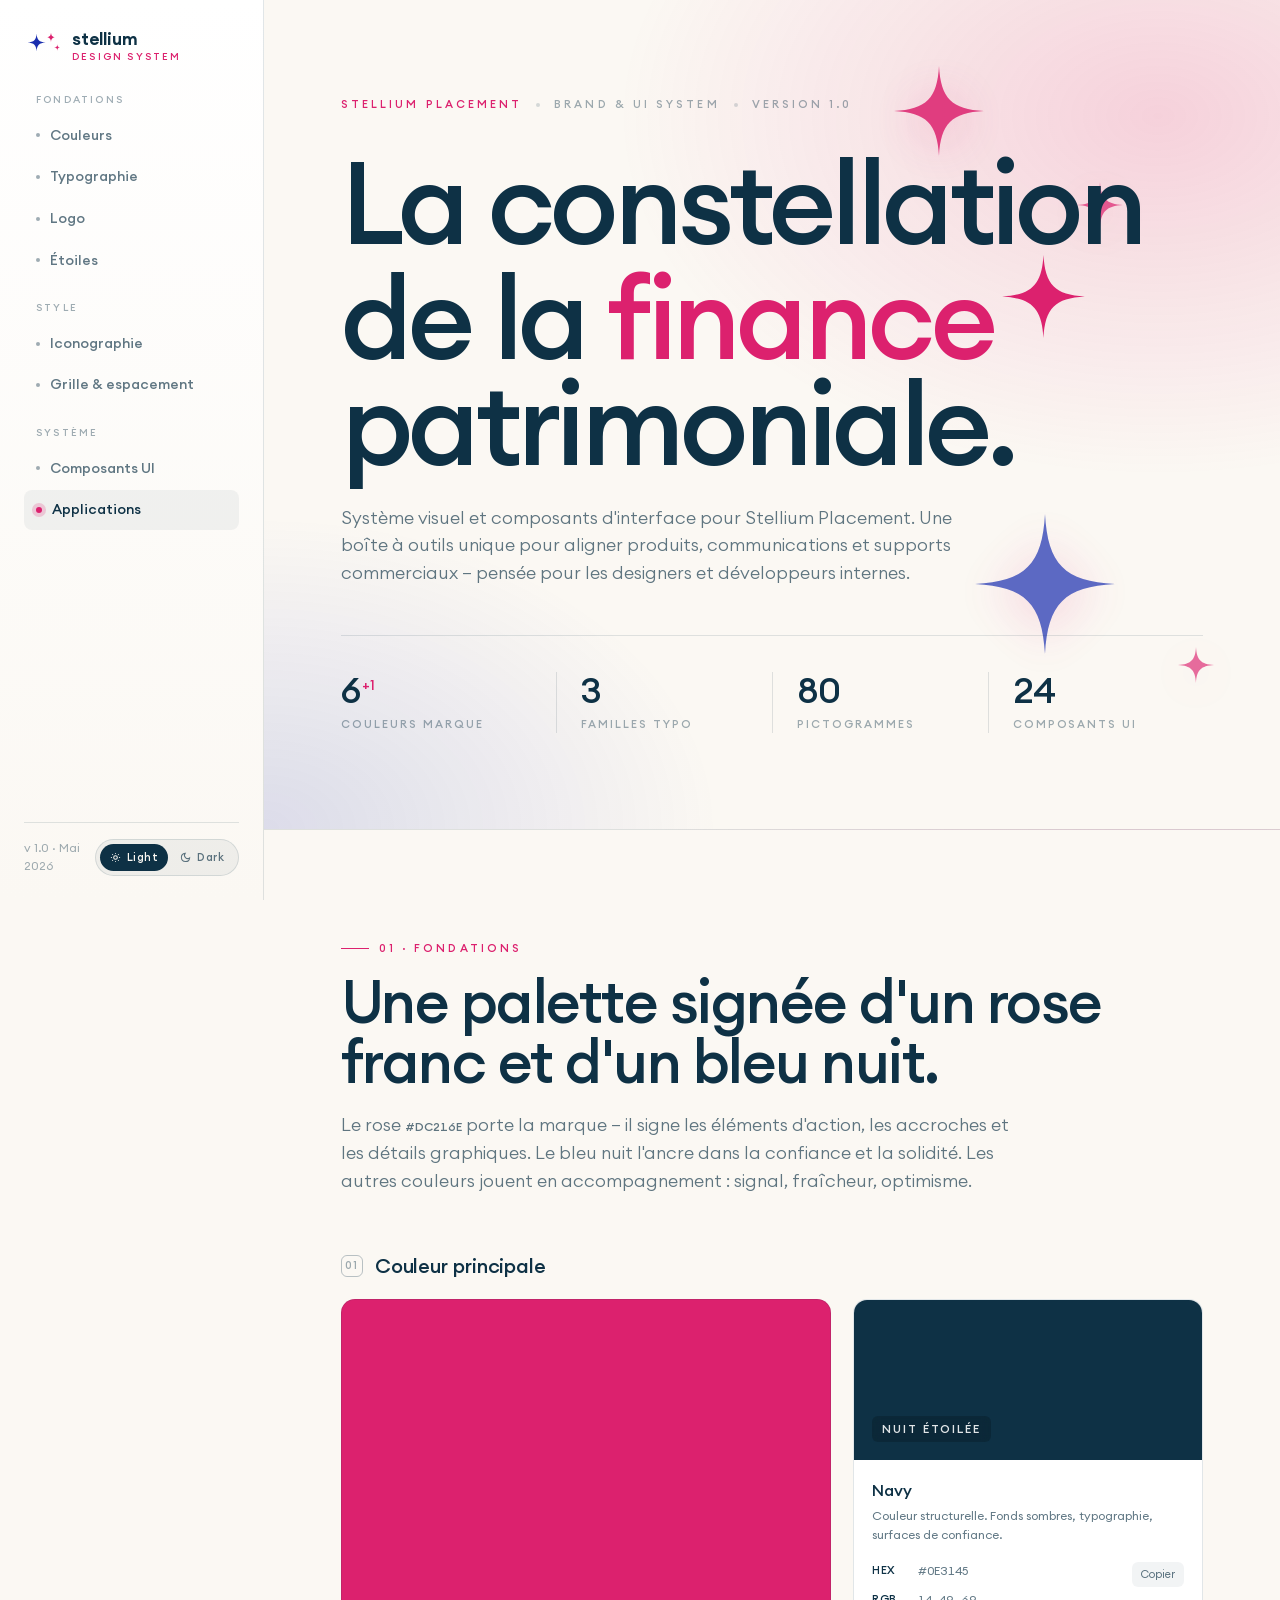
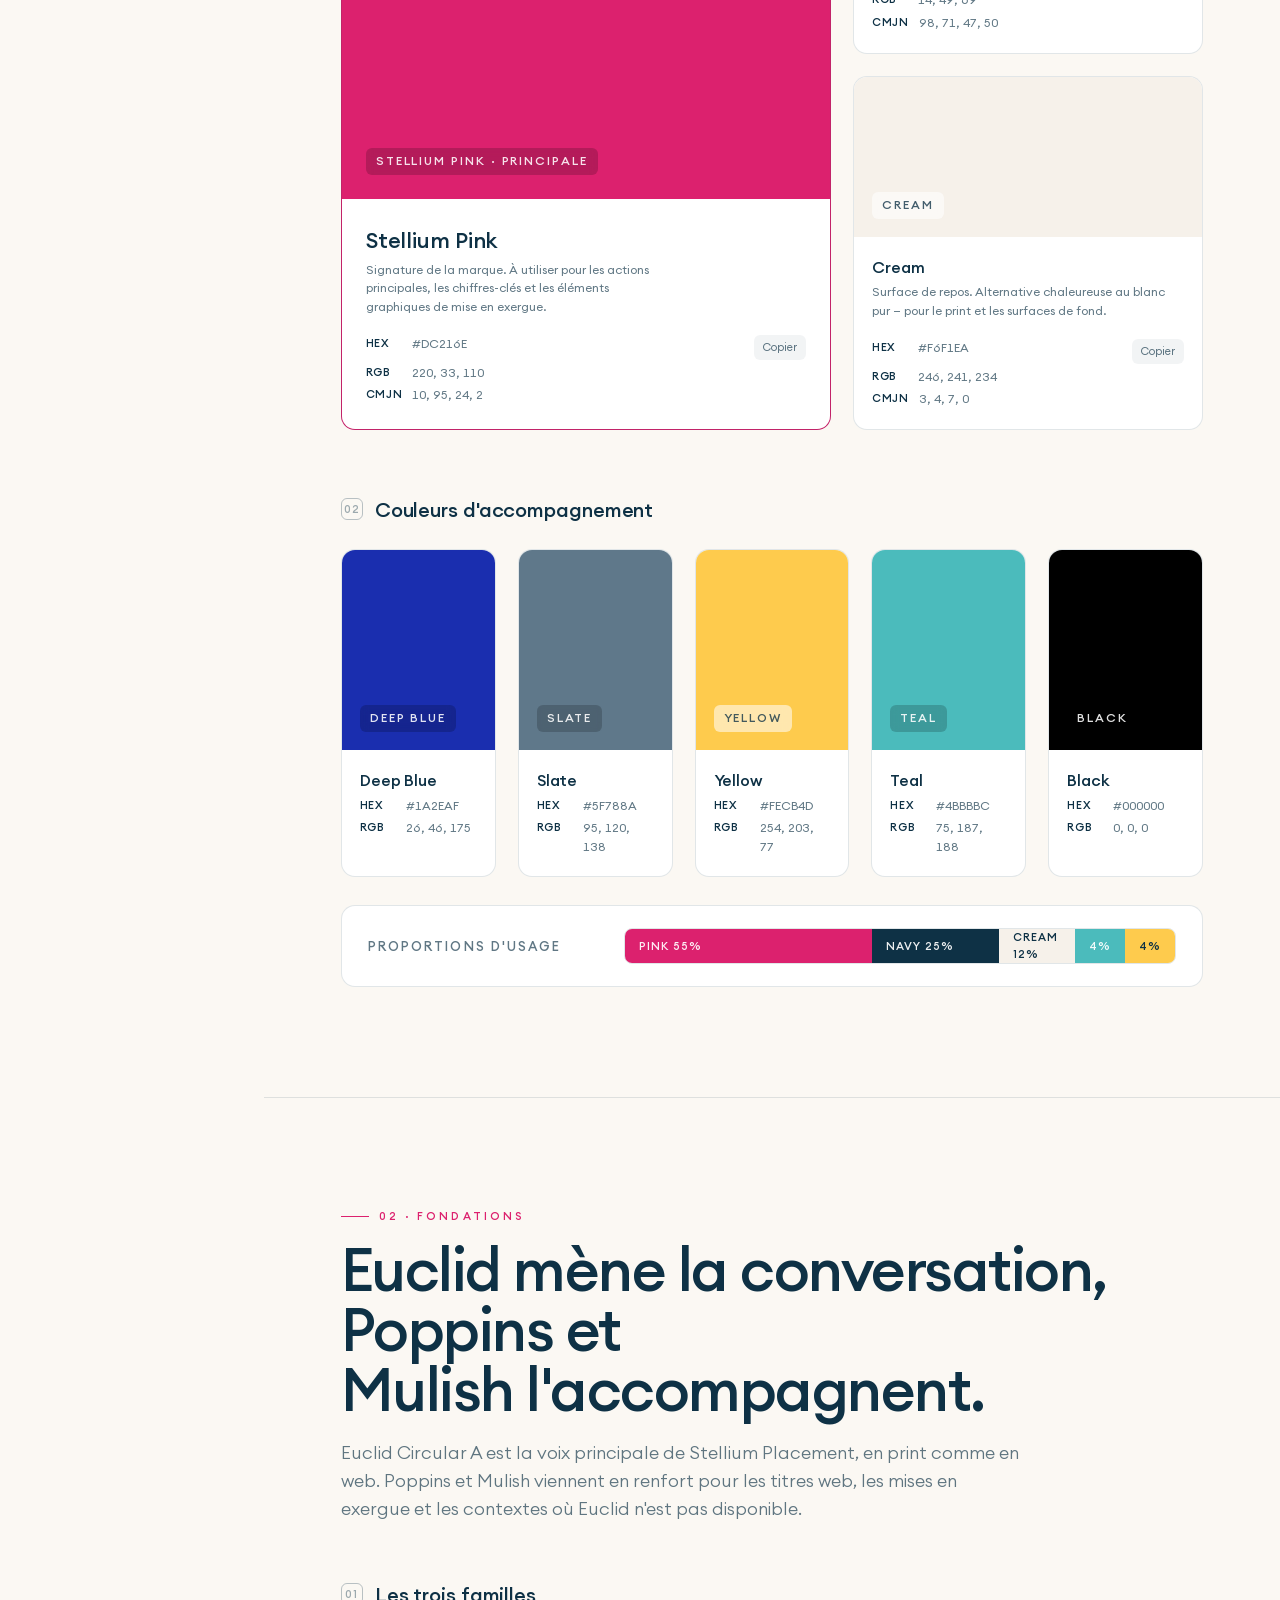
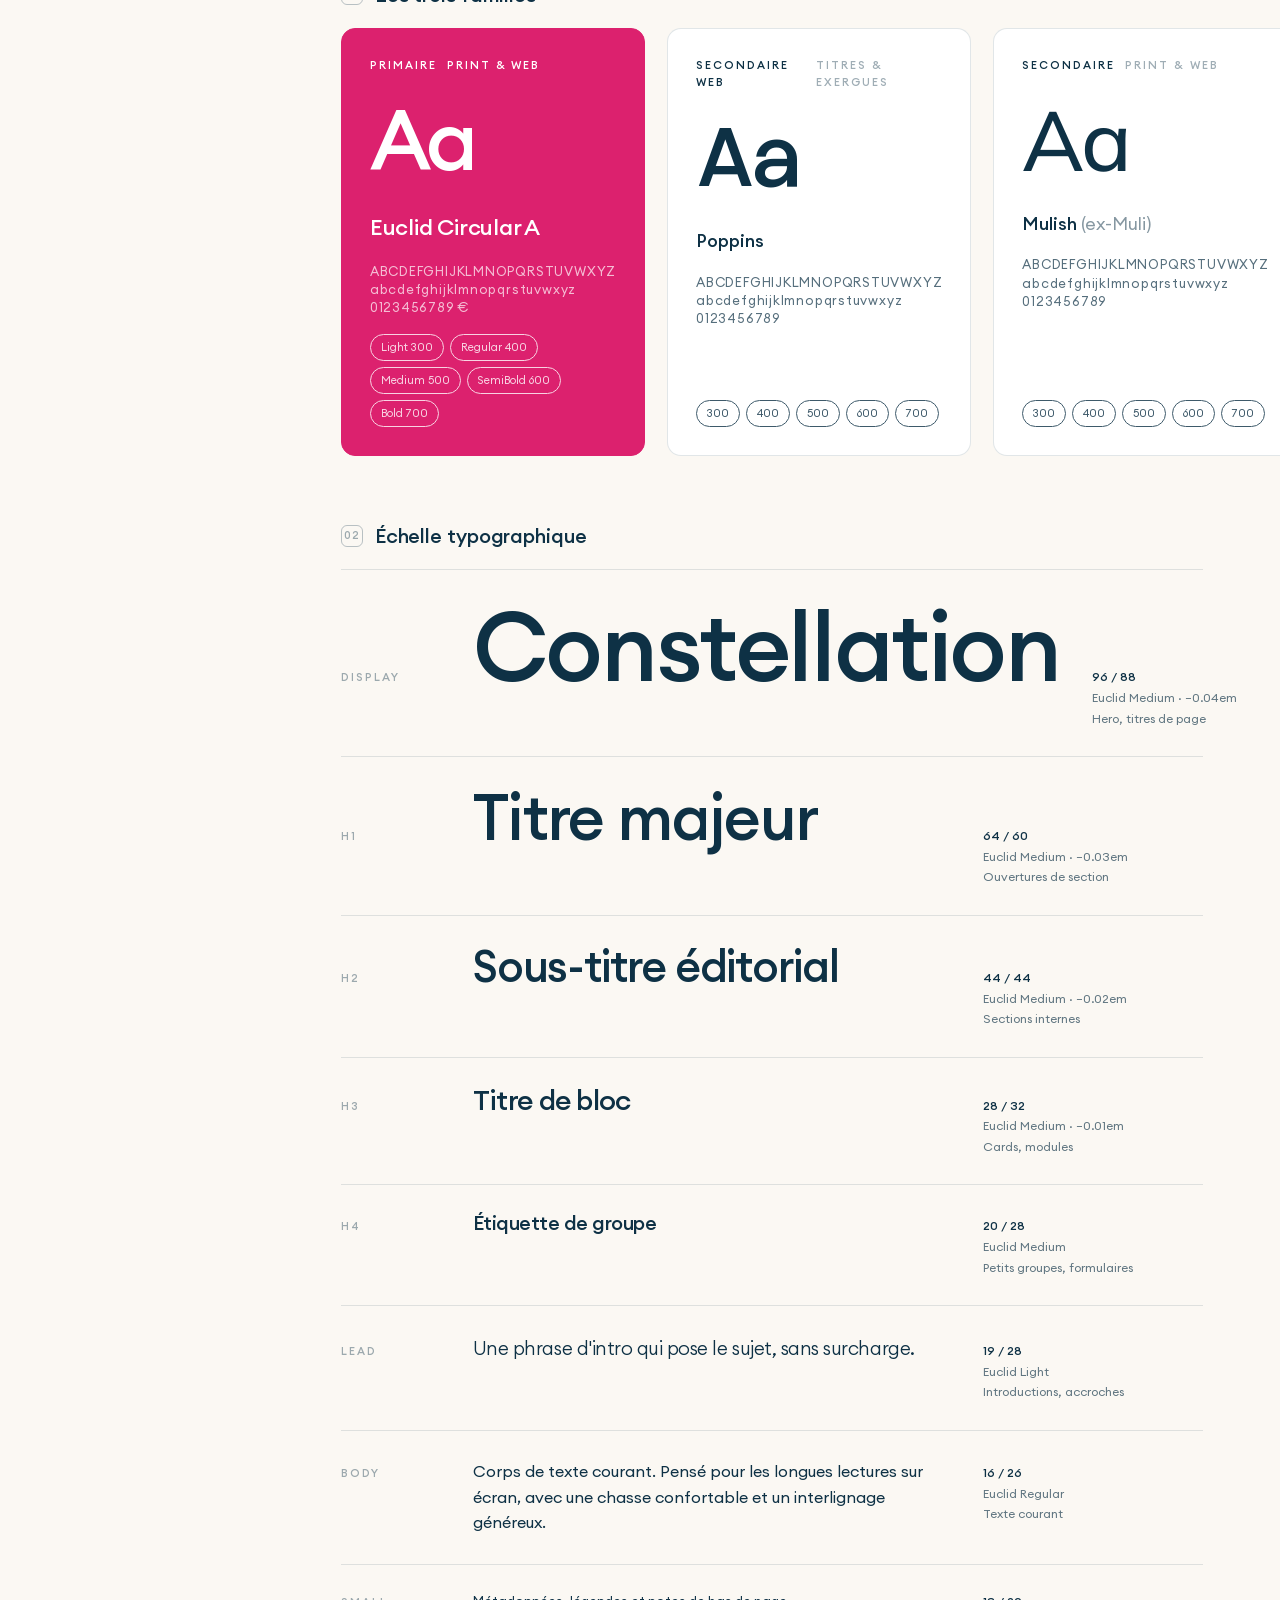
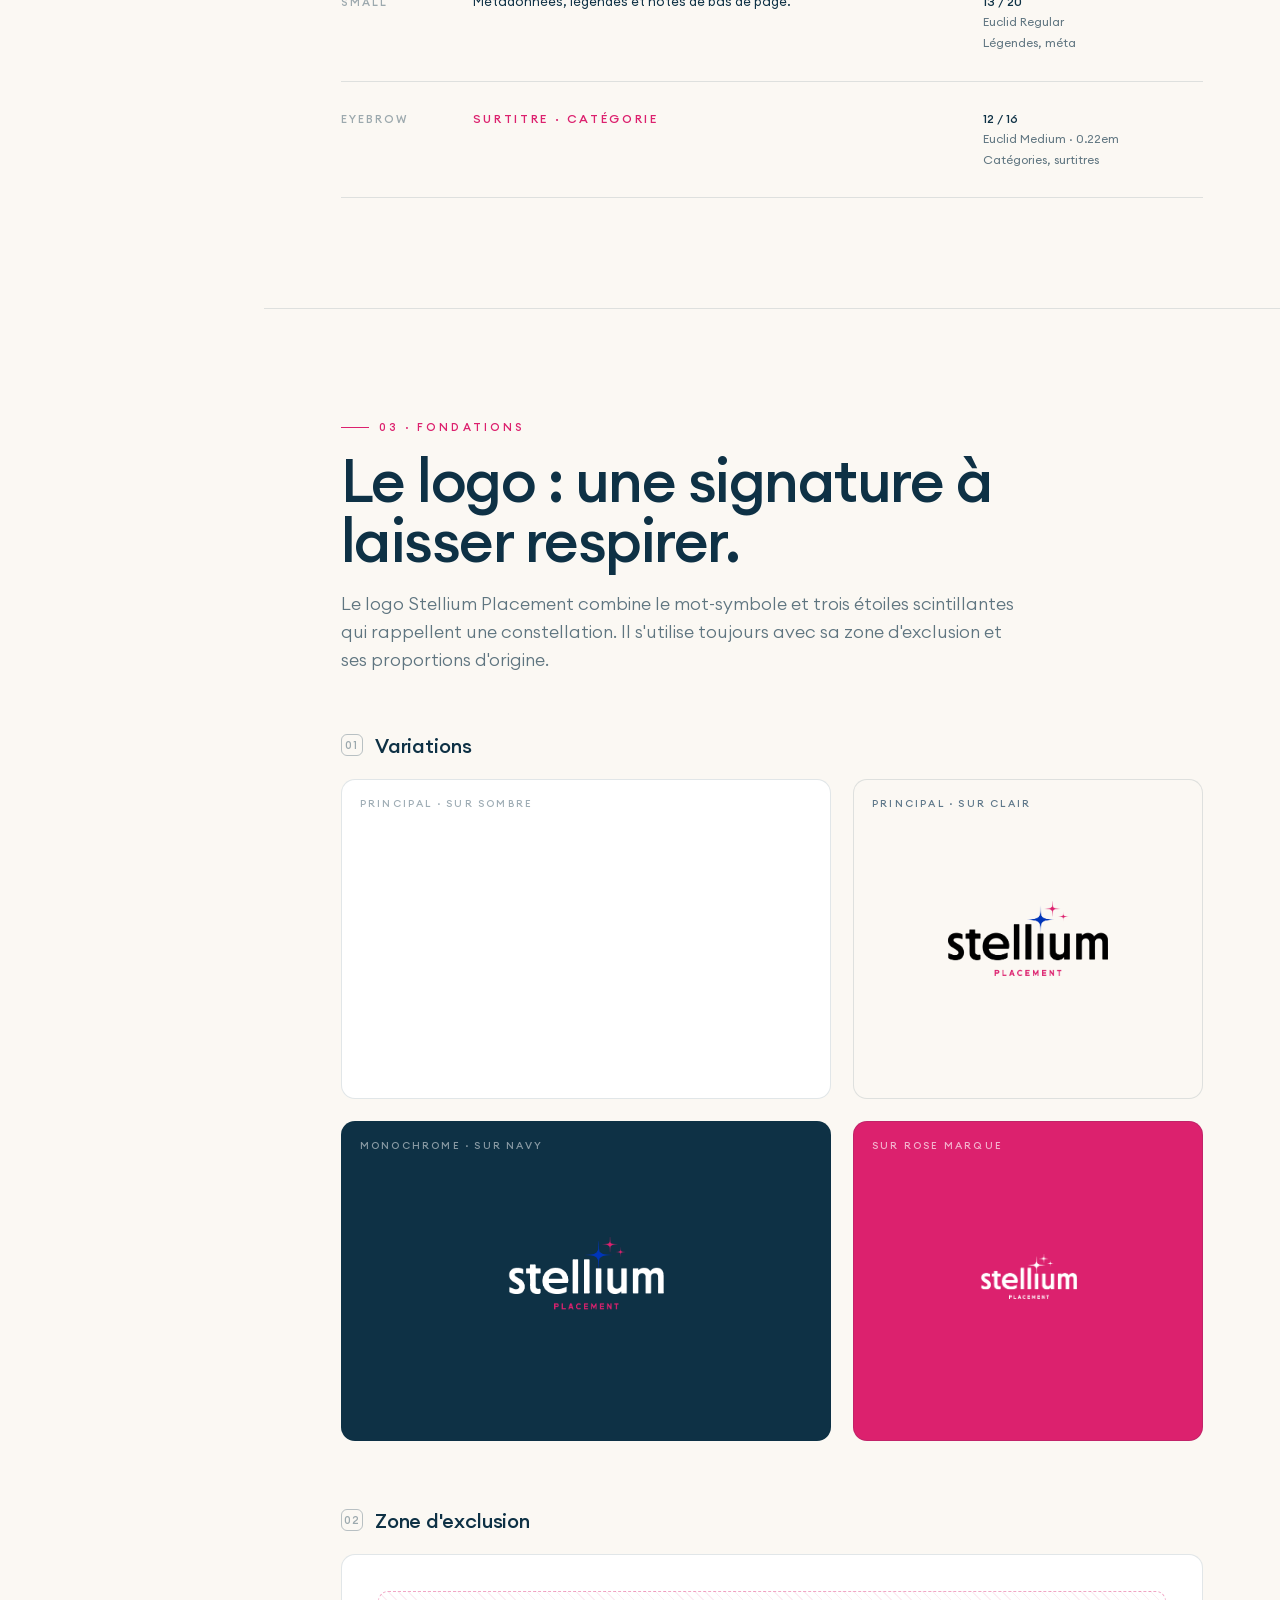
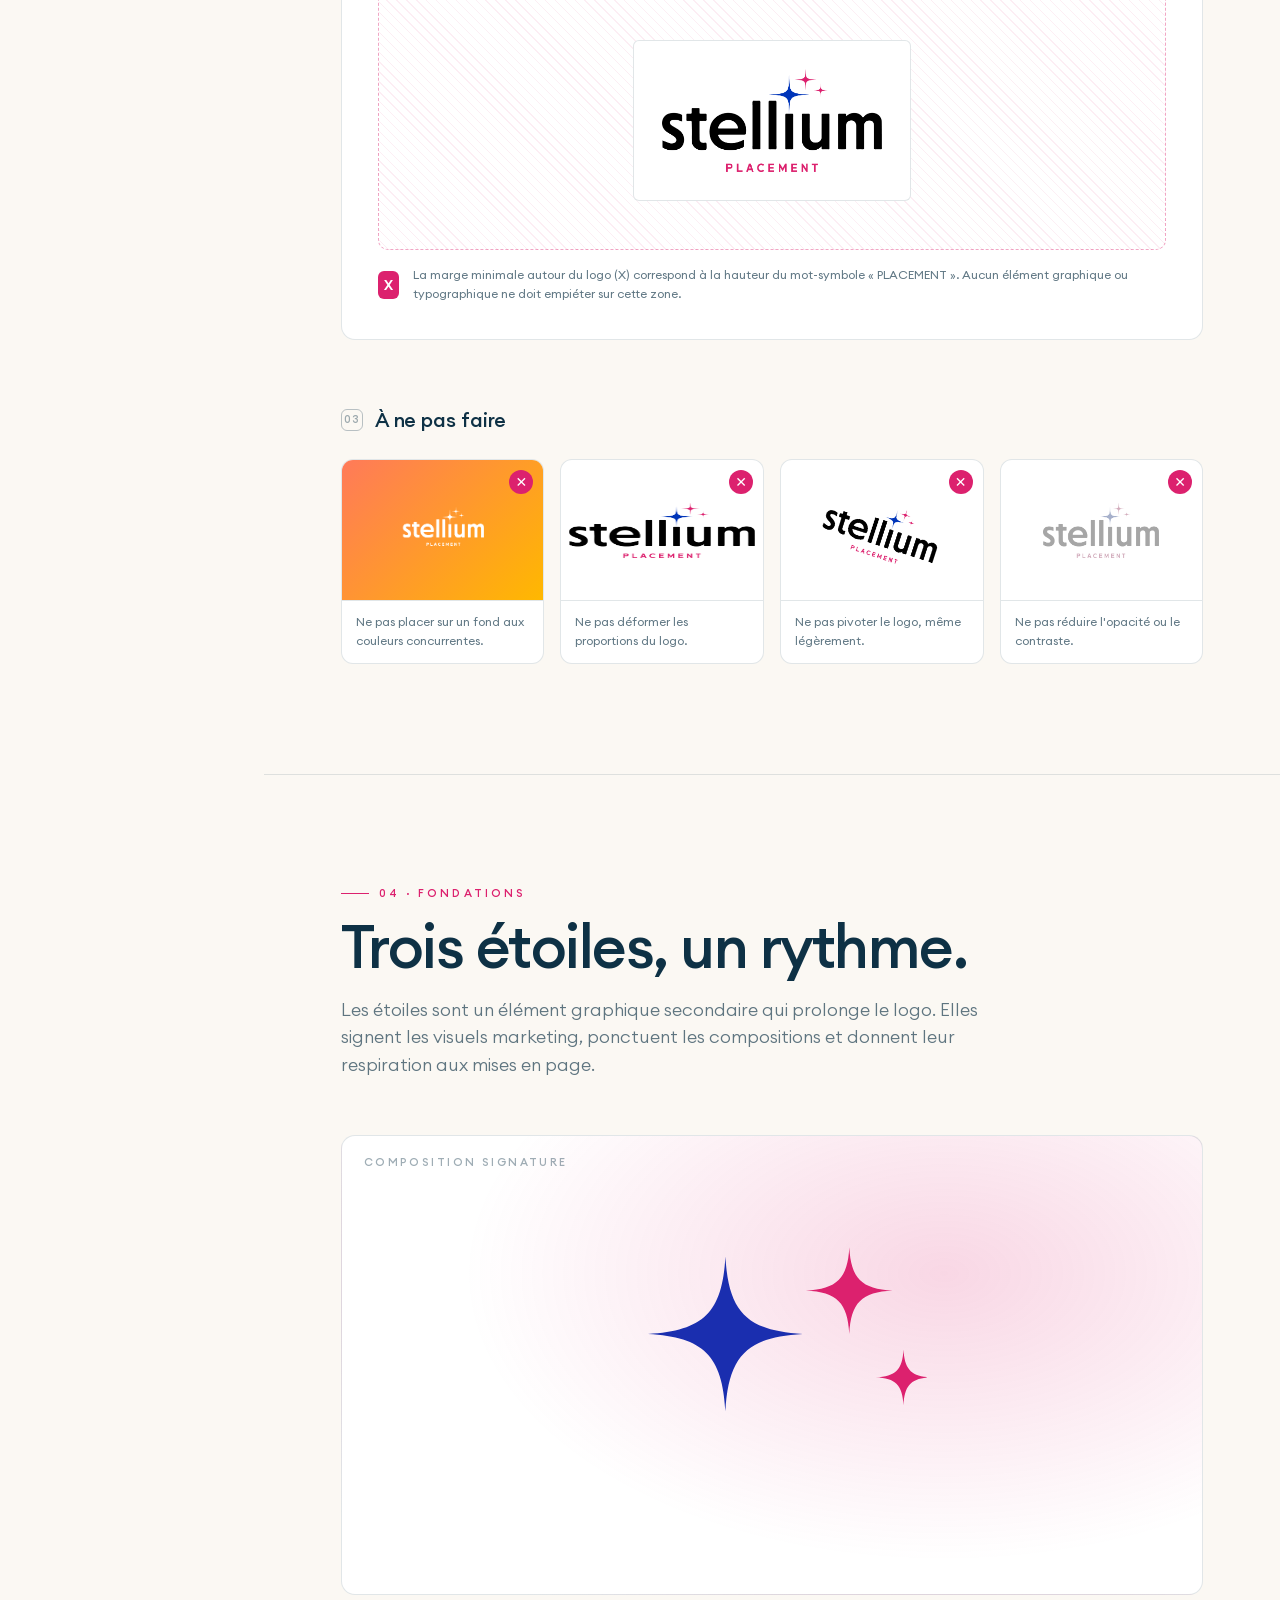
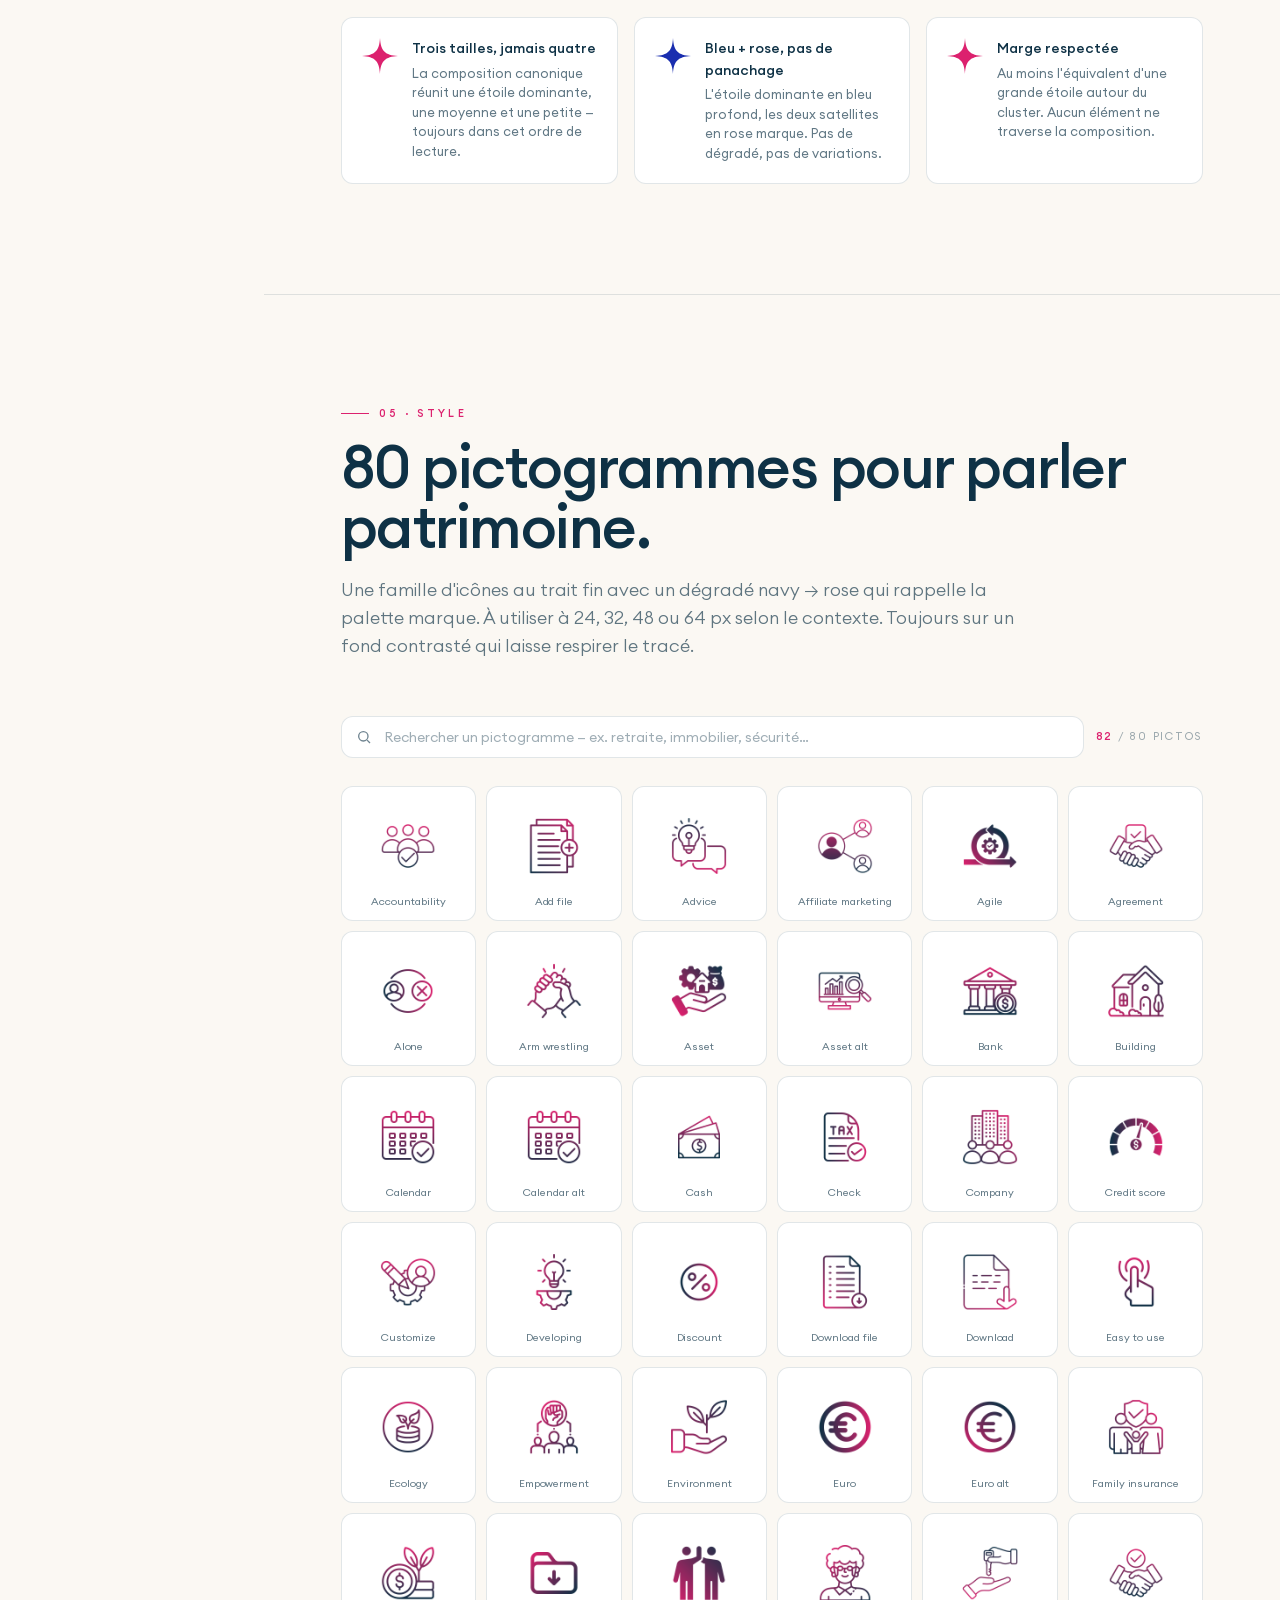
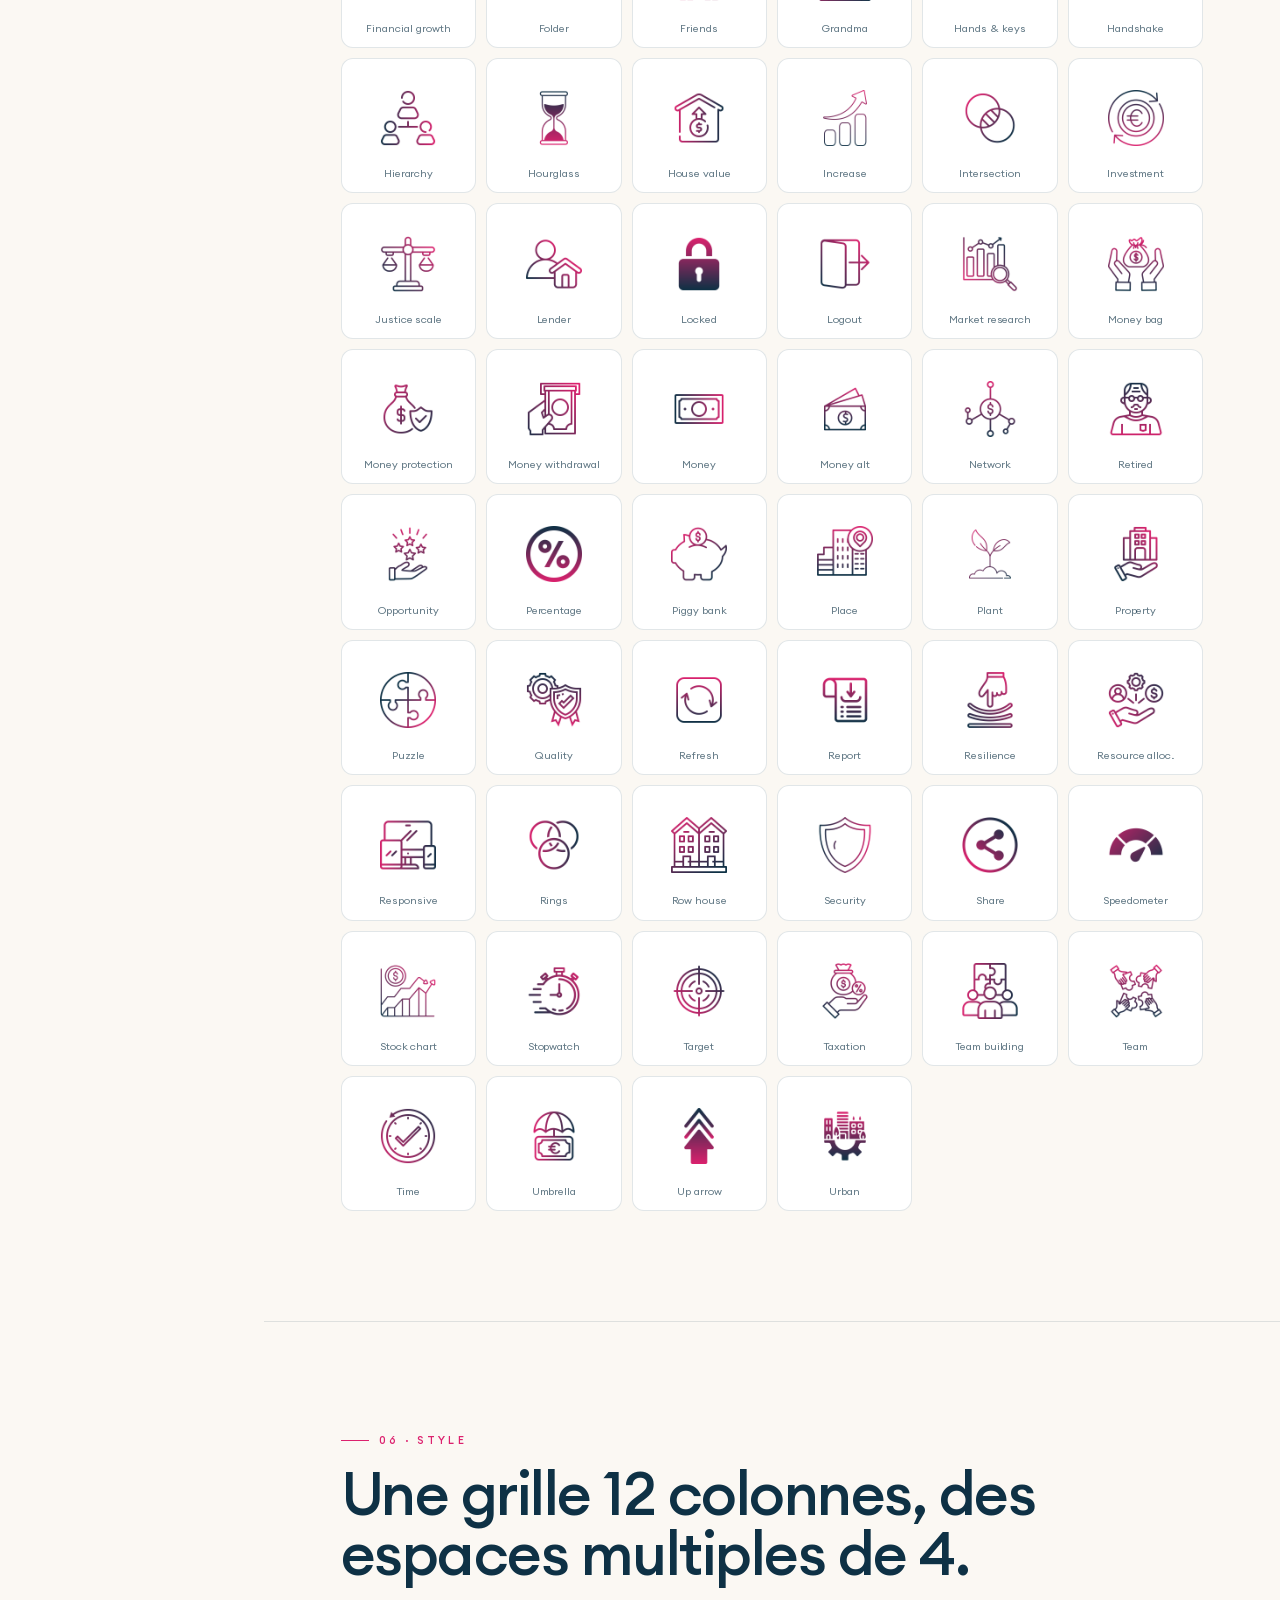
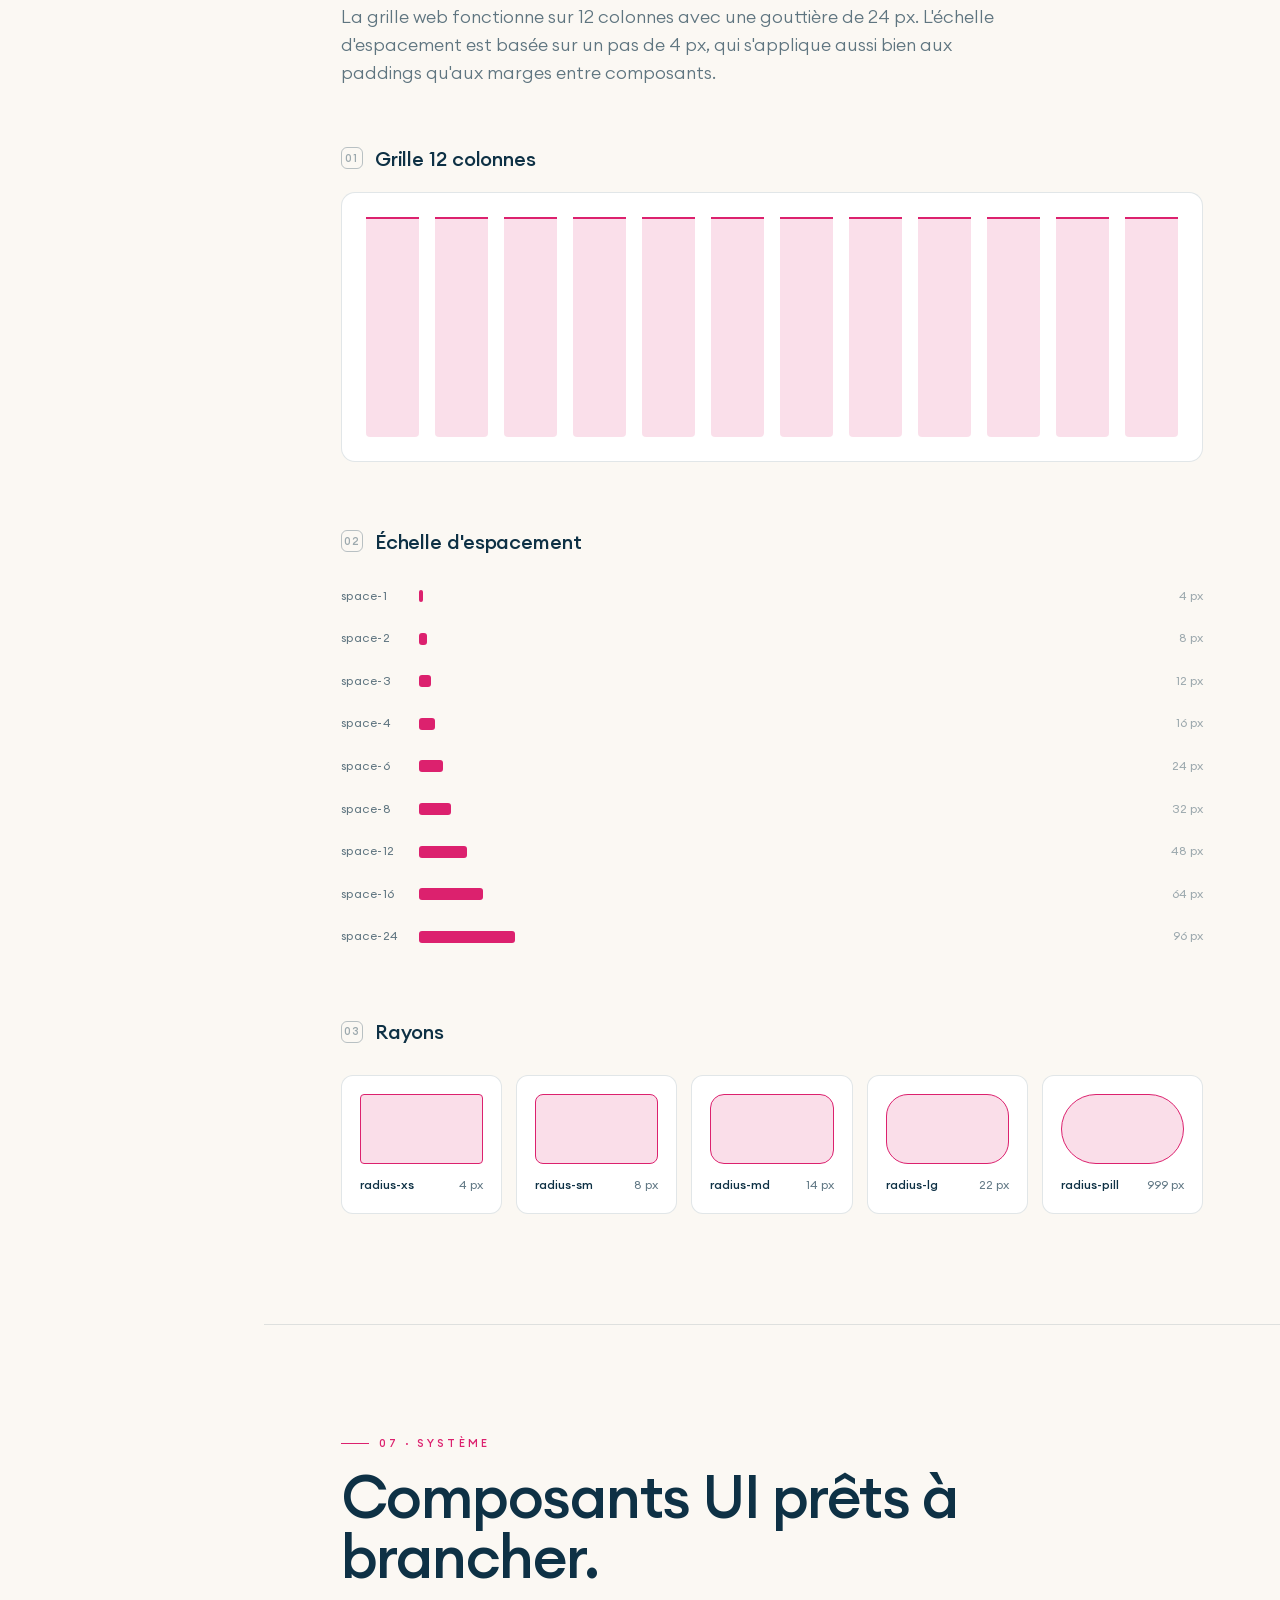
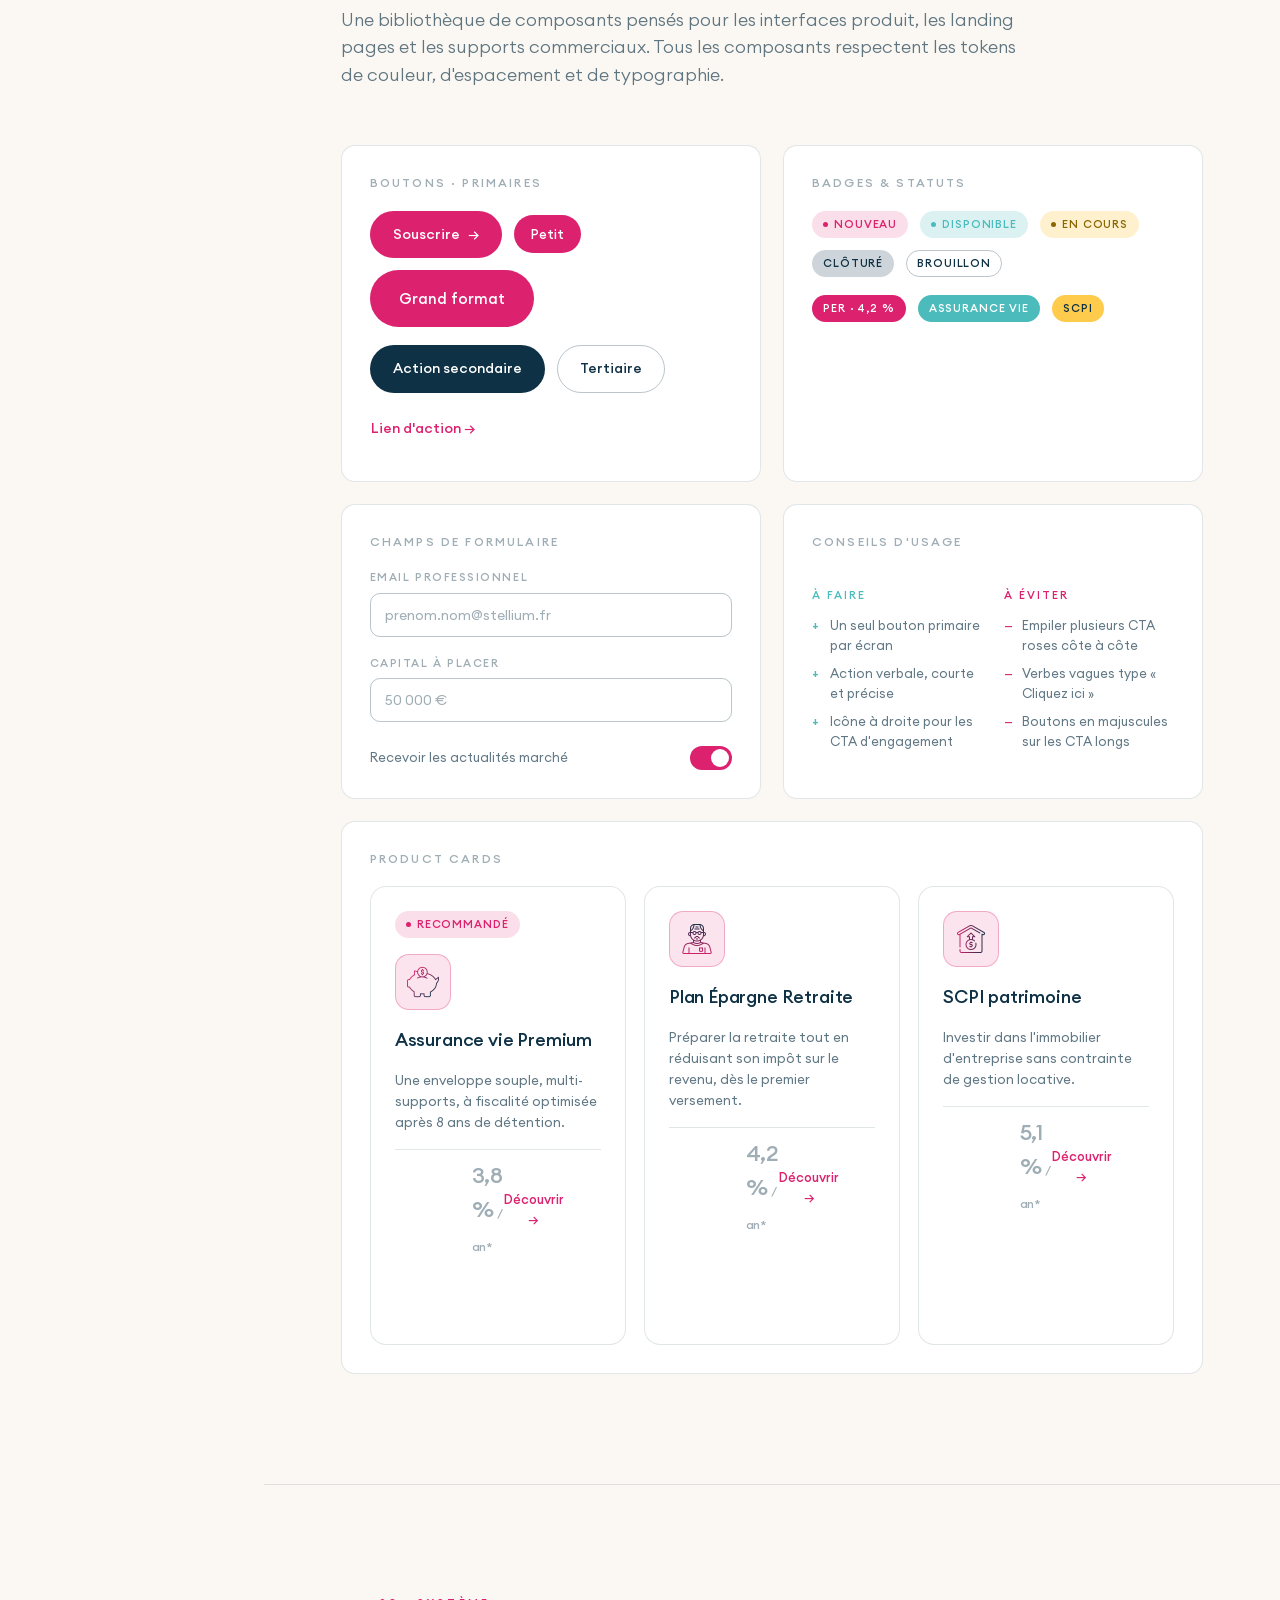
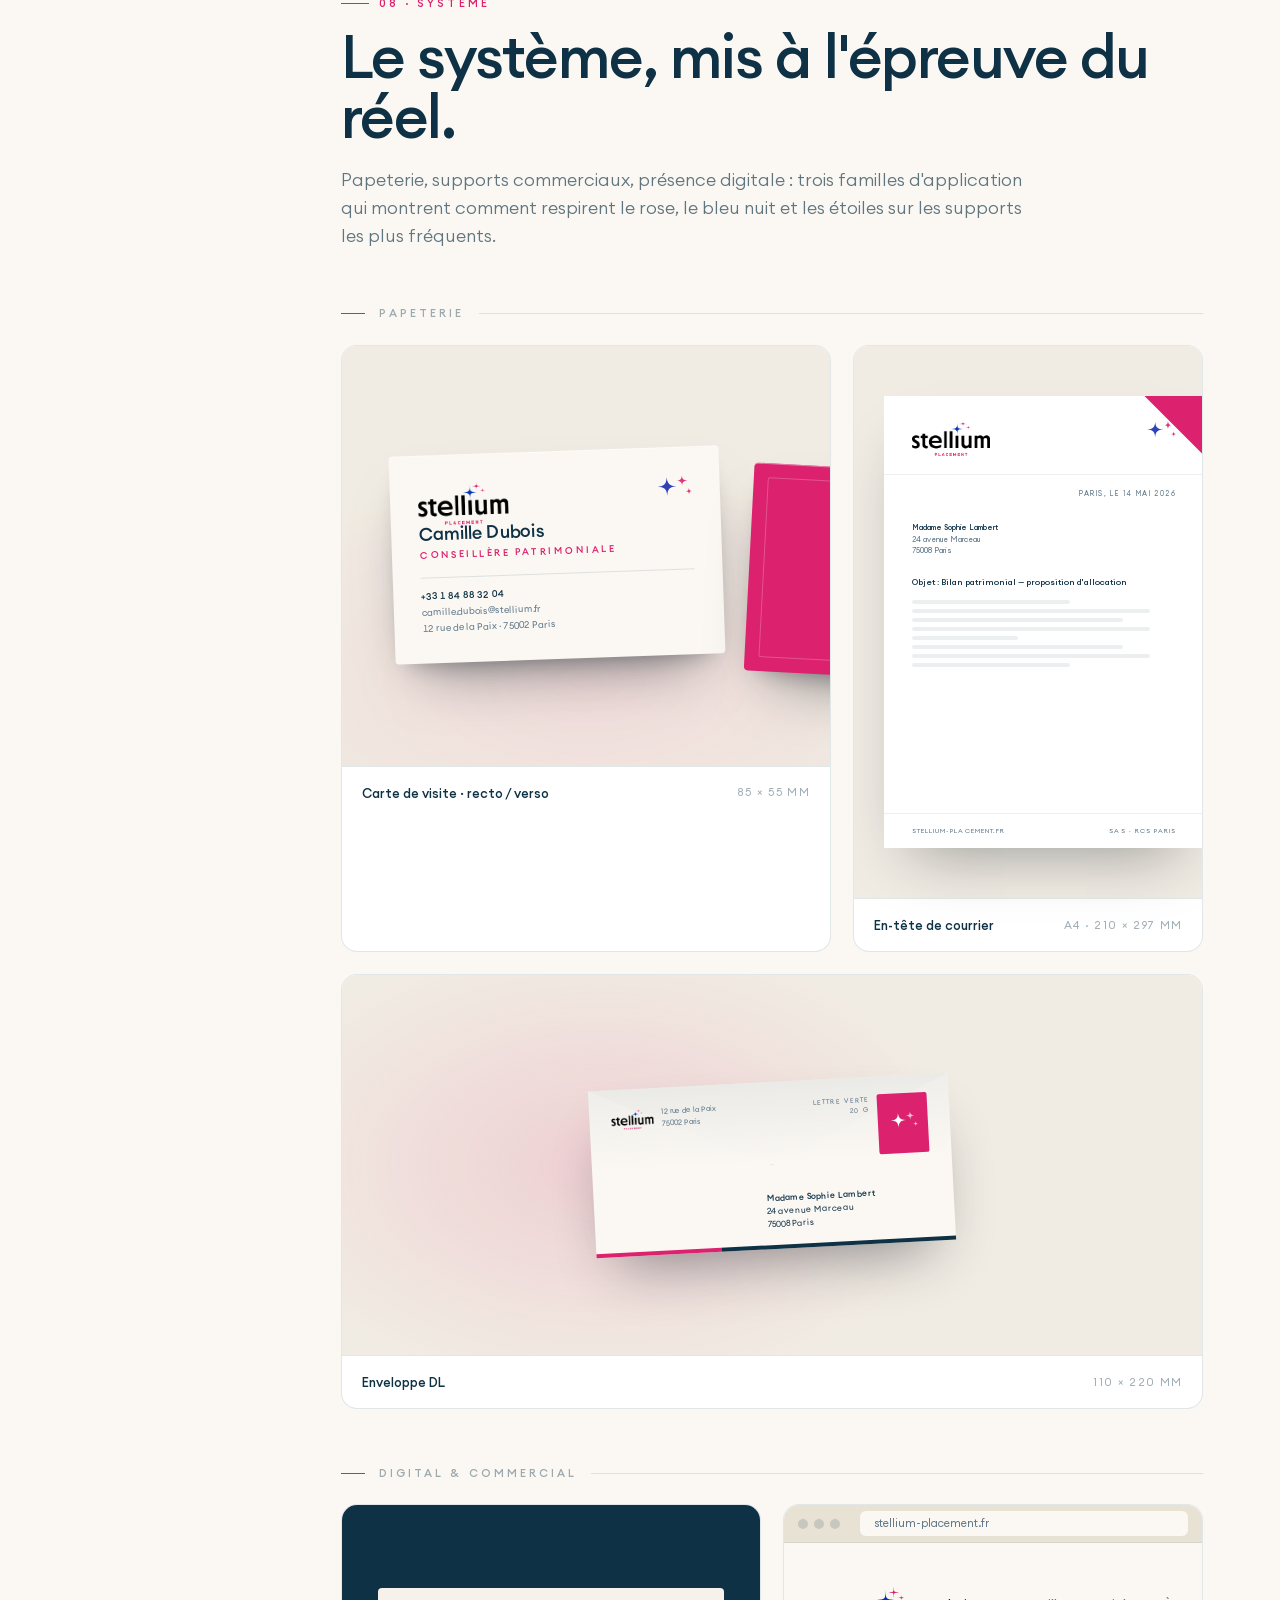
<file: project/Design System.html>
<!doctype html>
<html lang="fr" data-theme="light">
<head>
<meta charset="utf-8">
<meta name="viewport" content="width=device-width, initial-scale=1">
<title>Stellium Placement — Design System</title>
<link rel="preconnect" href="https://fonts.googleapis.com">
<link rel="preconnect" href="https://fonts.gstatic.com" crossorigin>
<link href="https://fonts.googleapis.com/css2?family=Poppins:wght@300;400;500;600;700&family=Mulish:wght@300;400;500;600;700&display=swap" rel="stylesheet">
<link rel="stylesheet" href="styles.css">
</head>
<body>

<!-- Reusable sparkle SVG -->
<svg width="0" height="0" style="position:absolute" aria-hidden="true">
  <defs>
    <symbol id="sparkle" viewBox="0 0 100 100">
      <path d="M50 0 C52 36 64 48 100 50 C64 52 52 64 50 100 C48 64 36 52 0 50 C36 48 48 36 50 0 Z" fill="currentColor"/>
    </symbol>
    <symbol id="cluster" viewBox="0 0 200 160">
      <path d="M70 10 C72 46 84 58 120 60 C84 62 72 74 70 110 C68 74 56 62 20 60 C56 58 68 46 70 10 Z" fill="#1A2EAF"/>
      <path d="M150 4 C151 24 158 31 178 32 C158 33 151 40 150 60 C149 40 142 33 122 32 C142 31 149 24 150 4 Z" fill="#DC216E"/>
      <path d="M185 70 C185.7 83 190 87.4 203 88 C190 88.6 185.7 93 185 106 C184.3 93 180 88.6 167 88 C180 87.4 184.3 83 185 70 Z" fill="#DC216E"/>
    </symbol>
    <symbol id="cluster-mono" viewBox="0 0 200 160">
      <path d="M70 10 C72 46 84 58 120 60 C84 62 72 74 70 110 C68 74 56 62 20 60 C56 58 68 46 70 10 Z" fill="currentColor"/>
      <path d="M150 4 C151 24 158 31 178 32 C158 33 151 40 150 60 C149 40 142 33 122 32 C142 31 149 24 150 4 Z" fill="currentColor" opacity="0.7"/>
      <path d="M185 70 C185.7 83 190 87.4 203 88 C190 88.6 185.7 93 185 106 C184.3 93 180 88.6 167 88 C180 87.4 184.3 83 185 70 Z" fill="currentColor" opacity="0.7"/>
    </symbol>
  </defs>
</svg>

<div class="shell">
  <!-- ============================================================
       SIDEBAR
       ============================================================ -->
  <aside class="sidebar">
    <a class="brand-mark" href="#top">
      <span class="mark-wrap">
        <svg viewBox="0 0 200 160" width="36" height="36"><use href="#cluster"/></svg>
      </span>
      <span class="name">
        stellium
        <small>Design system</small>
      </span>
    </a>

    <nav>
      <ul class="nav-list" id="nav">
        <li class="group-label">Fondations</li>
        <li><a href="#colors">Couleurs</a></li>
        <li><a href="#type">Typographie</a></li>
        <li><a href="#logo">Logo</a></li>
        <li><a href="#sparkles">Étoiles</a></li>

        <li class="group-label">Style</li>
        <li><a href="#icons">Iconographie</a></li>
        <li><a href="#grid">Grille &amp; espacement</a></li>

        <li class="group-label">Système</li>
        <li><a href="#components">Composants UI</a></li>
        <li><a href="#applications">Applications</a></li>
      </ul>
    </nav>

    <div class="sidebar-foot">
      <span>v 1.0 · Mai 2026</span>
      <div class="theme-toggle" role="group" aria-label="Thème">
        <button data-theme-btn="light" class="is-active" title="Clair">
          <svg width="11" height="11" viewBox="0 0 24 24" fill="none" stroke="currentColor" stroke-width="2.2"><circle cx="12" cy="12" r="4"/><path d="M12 2v2M12 20v2M4.93 4.93l1.41 1.41M17.66 17.66l1.41 1.41M2 12h2M20 12h2M4.93 19.07l1.41-1.41M17.66 6.34l1.41-1.41"/></svg>
          Light
        </button>
        <button data-theme-btn="dark" title="Sombre">
          <svg width="11" height="11" viewBox="0 0 24 24" fill="none" stroke="currentColor" stroke-width="2.2"><path d="M21 12.79A9 9 0 1 1 11.21 3a7 7 0 0 0 9.79 9.79z"/></svg>
          Dark
        </button>
      </div>
    </div>
  </aside>

  <main class="main" id="top">

    <!-- ============================================================
         HERO
         ============================================================ -->
    <header class="hero">
      <div class="hero-sparkles" aria-hidden="true">
        <svg class="s" style="top:8%; left:62%; width:90px; color:var(--sp-pink); opacity:.85" viewBox="0 0 100 100"><use href="#sparkle"/></svg>
        <svg class="s" style="top:22%; left:80%; width:46px; color:var(--sp-pink); opacity:.7" viewBox="0 0 100 100"><use href="#sparkle"/></svg>
        <svg class="s" style="top:62%; left:70%; width:140px; color:var(--sp-blue); opacity:.7" viewBox="0 0 100 100"><use href="#sparkle"/></svg>
        <svg class="s" style="top:78%; left:90%; width:36px; color:var(--sp-pink); opacity:.65" viewBox="0 0 100 100"><use href="#sparkle"/></svg>
      </div>
      <div class="hero-inner">
        <div class="meta">
          <b>Stellium Placement</b>
          <span class="dot"></span>
          <span>Brand &amp; UI System</span>
          <span class="dot"></span>
          <span>Version 1.0</span>
        </div>
        <h1>
          La constellation<br>
          de la <em>finance<svg class="sparkle-inline" viewBox="0 0 100 100"><use href="#sparkle"/></svg></em><br>
          patrimoniale.
        </h1>
        <p class="sub">
          Système visuel et composants d'interface pour Stellium Placement. Une boîte
          à outils unique pour aligner produits, communications et supports
          commerciaux — pensée pour les designers et développeurs internes.
        </p>
        <div class="hero-stats">
          <div>
            <div class="v">6<sup>+1</sup></div>
            <div class="l">Couleurs marque</div>
          </div>
          <div>
            <div class="v">3</div>
            <div class="l">Familles typo</div>
          </div>
          <div>
            <div class="v">80</div>
            <div class="l">Pictogrammes</div>
          </div>
          <div>
            <div class="v">24</div>
            <div class="l">Composants UI</div>
          </div>
        </div>
      </div>
    </header>

    <!-- ============================================================
         COLORS
         ============================================================ -->
    <section class="section" id="colors">
      <div class="eyebrow">01 · Fondations</div>
      <h2>Une palette signée d'un rose franc et d'un bleu nuit.</h2>
      <p class="lede">
        Le rose <code>#DC216E</code> porte la marque — il signe les éléments
        d'action, les accroches et les détails graphiques. Le bleu nuit
        l'ancre dans la confiance et la solidité. Les autres couleurs jouent
        en accompagnement : signal, fraîcheur, optimisme.
      </p>

      <h3><span class="num">01</span> Couleur principale</h3>
      <div class="color-grid primary">
        <div class="swatch primary" style="background:var(--sp-pink); color:#fff">
          <div class="chip" style="height:auto; flex:1; min-height:300px; background:var(--sp-pink)">
            <div class="label">Stellium Pink · Principale</div>
          </div>
          <div class="body" style="background:var(--surface); color:var(--ink)">
            <div class="name">Stellium Pink</div>
            <div class="note">Signature de la marque. À utiliser pour les actions principales, les chiffres-clés et les éléments graphiques de mise en exergue.</div>
            <div class="tokens">
              <div><b>HEX</b><span>#DC216E</span><button class="copy-chip" data-copy="#DC216E">Copier</button></div>
              <div><b>RGB</b><span>220, 33, 110</span></div>
              <div><b>CMJN</b><span>10, 95, 24, 2</span></div>
            </div>
          </div>
        </div>

        <div style="display:grid; gap:22px">
          <div class="swatch">
            <div class="chip" style="background:var(--sp-navy); height:160px;">
              <div class="label">Nuit étoilée</div>
            </div>
            <div class="body">
              <div class="name">Navy</div>
              <div class="note">Couleur structurelle. Fonds sombres, typographie, surfaces de confiance.</div>
              <div class="tokens">
                <div><b>HEX</b><span>#0E3145</span><button class="copy-chip" data-copy="#0E3145">Copier</button></div>
                <div><b>RGB</b><span>14, 49, 69</span></div>
                <div><b>CMJN</b><span>98, 71, 47, 50</span></div>
              </div>
            </div>
          </div>

          <div class="swatch on-light">
            <div class="chip" style="background:var(--sp-cream); height:160px;">
              <div class="label">Cream</div>
            </div>
            <div class="body">
              <div class="name">Cream</div>
              <div class="note">Surface de repos. Alternative chaleureuse au blanc pur — pour le print et les surfaces de fond.</div>
              <div class="tokens">
                <div><b>HEX</b><span>#F6F1EA</span><button class="copy-chip" data-copy="#F6F1EA">Copier</button></div>
                <div><b>RGB</b><span>246, 241, 234</span></div>
                <div><b>CMJN</b><span>3, 4, 7, 0</span></div>
              </div>
            </div>
          </div>
        </div>
      </div>

      <h3 style="margin-top:64px"><span class="num">02</span> Couleurs d'accompagnement</h3>
      <div class="color-grid secondary">
        <div class="swatch">
          <div class="chip" style="background:#1A2EAF"><div class="label">Deep Blue</div></div>
          <div class="body">
            <div class="name">Deep Blue</div>
            <div class="tokens">
              <div><b>HEX</b><span>#1A2EAF</span></div>
              <div><b>RGB</b><span>26, 46, 175</span></div>
            </div>
          </div>
        </div>
        <div class="swatch">
          <div class="chip" style="background:#5f788a"><div class="label">Slate</div></div>
          <div class="body">
            <div class="name">Slate</div>
            <div class="tokens">
              <div><b>HEX</b><span>#5F788A</span></div>
              <div><b>RGB</b><span>95, 120, 138</span></div>
            </div>
          </div>
        </div>
        <div class="swatch on-light">
          <div class="chip" style="background:#FECB4D"><div class="label">Yellow</div></div>
          <div class="body">
            <div class="name">Yellow</div>
            <div class="tokens">
              <div><b>HEX</b><span>#FECB4D</span></div>
              <div><b>RGB</b><span>254, 203, 77</span></div>
            </div>
          </div>
        </div>
        <div class="swatch">
          <div class="chip" style="background:#4BBBBC"><div class="label">Teal</div></div>
          <div class="body">
            <div class="name">Teal</div>
            <div class="tokens">
              <div><b>HEX</b><span>#4BBBBC</span></div>
              <div><b>RGB</b><span>75, 187, 188</span></div>
            </div>
          </div>
        </div>
        <div class="swatch">
          <div class="chip" style="background:#000000"><div class="label">Black</div></div>
          <div class="body">
            <div class="name">Black</div>
            <div class="tokens">
              <div><b>HEX</b><span>#000000</span></div>
              <div><b>RGB</b><span>0, 0, 0</span></div>
            </div>
          </div>
        </div>
      </div>

      <div class="usage-bar">
        <h4>Proportions d'usage</h4>
        <div class="usage-row">
          <div class="pink">Pink 55%</div>
          <div class="navy">Navy 25%</div>
          <div class="cream">Cream 12%</div>
          <div class="teal">4%</div>
          <div class="yellow">4%</div>
        </div>
      </div>
    </section>

    <!-- ============================================================
         TYPOGRAPHY
         ============================================================ -->
    <section class="section" id="type">
      <div class="eyebrow">02 · Fondations</div>
      <h2>Euclid mène la conversation, Poppins et Mulish&nbsp;l'accompagnent.</h2>
      <p class="lede">
        Euclid Circular A est la voix principale de Stellium Placement, en print
        comme en web. Poppins et Mulish viennent en renfort pour les titres web,
        les mises en exergue et les contextes où Euclid n'est pas disponible.
      </p>

      <h3><span class="num">01</span> Les trois familles</h3>
      <div class="font-cards">
        <div class="font-card featured">
          <div class="meta">
            <b>Primaire</b><span>Print &amp; Web</span>
          </div>
          <div class="big">Aa</div>
          <div style="font-size:22px; font-weight:500; letter-spacing:-0.01em">Euclid Circular A</div>
          <div class="alpha">ABCDEFGHIJKLMNOPQRSTUVWXYZ<br>abcdefghijklmnopqrstuvwxyz<br>0123456789 €</div>
          <div class="weights">
            <span>Light 300</span><span>Regular 400</span><span>Medium 500</span><span>SemiBold 600</span><span>Bold 700</span>
          </div>
        </div>

        <div class="font-card poppins">
          <div class="meta">
            <b>Secondaire web</b><span>Titres &amp; exergues</span>
          </div>
          <div class="big">Aa</div>
          <div style="font-size:18px; font-weight:500">Poppins</div>
          <div class="alpha">ABCDEFGHIJKLMNOPQRSTUVWXYZ<br>abcdefghijklmnopqrstuvwxyz<br>0123456789</div>
          <div class="weights">
            <span>300</span><span>400</span><span>500</span><span>600</span><span>700</span>
          </div>
        </div>

        <div class="font-card muli">
          <div class="meta">
            <b>Secondaire</b><span>Print &amp; Web</span>
          </div>
          <div class="big">Aa</div>
          <div style="font-size:18px; font-weight:500">Mulish <span style="opacity:.5; font-weight:400">(ex-Muli)</span></div>
          <div class="alpha">ABCDEFGHIJKLMNOPQRSTUVWXYZ<br>abcdefghijklmnopqrstuvwxyz<br>0123456789</div>
          <div class="weights">
            <span>300</span><span>400</span><span>500</span><span>600</span><span>700</span>
          </div>
        </div>
      </div>

      <h3 style="margin-top:64px"><span class="num">02</span> Échelle typographique</h3>
      <div class="type-stack">
        <div class="type-row">
          <div class="scale">Display</div>
          <div class="sample" style="font-size:96px; font-weight:500">Constellation</div>
          <div class="specs"><b>96 / 88</b><span>Euclid Medium · −0.04em</span><span>Hero, titres de page</span></div>
        </div>
        <div class="type-row">
          <div class="scale">H1</div>
          <div class="sample" style="font-size:64px; font-weight:500">Titre majeur</div>
          <div class="specs"><b>64 / 60</b><span>Euclid Medium · −0.03em</span><span>Ouvertures de section</span></div>
        </div>
        <div class="type-row">
          <div class="scale">H2</div>
          <div class="sample" style="font-size:44px; font-weight:500">Sous-titre éditorial</div>
          <div class="specs"><b>44 / 44</b><span>Euclid Medium · −0.02em</span><span>Sections internes</span></div>
        </div>
        <div class="type-row">
          <div class="scale">H3</div>
          <div class="sample" style="font-size:28px; font-weight:500">Titre de bloc</div>
          <div class="specs"><b>28 / 32</b><span>Euclid Medium · −0.01em</span><span>Cards, modules</span></div>
        </div>
        <div class="type-row">
          <div class="scale">H4</div>
          <div class="sample" style="font-size:20px; font-weight:500">Étiquette de groupe</div>
          <div class="specs"><b>20 / 28</b><span>Euclid Medium</span><span>Petits groupes, formulaires</span></div>
        </div>
        <div class="type-row">
          <div class="scale">Lead</div>
          <div class="sample" style="font-size:19px; font-weight:300; line-height:1.5">Une phrase d'intro qui pose le sujet, sans surcharge.</div>
          <div class="specs"><b>19 / 28</b><span>Euclid Light</span><span>Introductions, accroches</span></div>
        </div>
        <div class="type-row">
          <div class="scale">Body</div>
          <div class="sample" style="font-size:16px; font-weight:400; line-height:1.6; letter-spacing:0">Corps de texte courant. Pensé pour les longues lectures sur écran, avec une chasse confortable et un interlignage généreux.</div>
          <div class="specs"><b>16 / 26</b><span>Euclid Regular</span><span>Texte courant</span></div>
        </div>
        <div class="type-row">
          <div class="scale">Small</div>
          <div class="sample" style="font-size:13px; font-weight:400; letter-spacing:0">Métadonnées, légendes et notes de bas de page.</div>
          <div class="specs"><b>13 / 20</b><span>Euclid Regular</span><span>Légendes, méta</span></div>
        </div>
        <div class="type-row">
          <div class="scale">Eyebrow</div>
          <div class="sample" style="font-size:12px; font-weight:500; letter-spacing:0.22em; text-transform:uppercase; color:var(--accent)">Surtitre · catégorie</div>
          <div class="specs"><b>12 / 16</b><span>Euclid Medium · 0.22em</span><span>Catégories, surtitres</span></div>
        </div>
      </div>
    </section>

    <!-- ============================================================
         LOGO
         ============================================================ -->
    <section class="section" id="logo">
      <div class="eyebrow">03 · Fondations</div>
      <h2>Le logo&nbsp;: une signature à laisser respirer.</h2>
      <p class="lede">
        Le logo Stellium Placement combine le mot-symbole et trois étoiles
        scintillantes qui rappellent une constellation. Il s'utilise toujours
        avec sa zone d'exclusion et ses proportions d'origine.
      </p>

      <h3><span class="num">01</span> Variations</h3>
      <div class="logo-grid">
        <div class="logo-frame">
          <div class="tag">Principal · sur sombre</div>
          <img src="assets/logo-blanc-couleur.png" alt="Logo Stellium Placement principal" style="filter: brightness(0) invert(1); max-width:60%">
          <!-- fallback rendering using the white+pink variant -->
        </div>
        <div class="logo-frame alt-bg">
          <div class="tag">Principal · sur clair</div>
          <img src="assets/logo-stellium-placement.png" alt="Logo Stellium Placement">
        </div>
      </div>
      <div class="logo-grid" style="margin-top:22px">
        <div class="logo-frame alt-dark">
          <div class="tag">Monochrome · sur navy</div>
          <img src="assets/logo-blanc-couleur.png" alt="Logo Stellium Placement monochrome" style="max-width:60%">
        </div>
        <div class="logo-frame alt-pink">
          <div class="tag">Sur rose marque</div>
          <img src="assets/logo-blanc-couleur.png" alt="Logo Stellium Placement sur rose" style="filter: brightness(0) invert(1); max-width:60%">
        </div>
      </div>

      <h3 style="margin-top:64px"><span class="num">02</span> Zone d'exclusion</h3>
      <div class="clear-space">
        <div class="clear-space-stage">
          <div class="clear-space-inner">
            <img src="assets/logo-stellium-placement.png" alt="Logo">
          </div>
        </div>
        <div class="clear-space-callout">
          <span class="x-badge">X</span>
          <span>
            La marge minimale autour du logo (X) correspond à la hauteur du
            mot-symbole « PLACEMENT ». Aucun élément graphique ou typographique
            ne doit empiéter sur cette zone.
          </span>
        </div>
      </div>

      <h3 style="margin-top:64px"><span class="num">03</span> À ne pas faire</h3>
      <div class="donts">
        <div class="dont-card">
          <div class="stage bad-bg">
            <span class="x">✕</span>
            <img src="assets/logo-blanc-couleur.png" alt="" style="filter: brightness(0) invert(1)">
          </div>
          <div class="cap">Ne pas placer sur un fond aux couleurs concurrentes.</div>
        </div>
        <div class="dont-card">
          <div class="stage bad-stretch">
            <span class="x">✕</span>
            <img src="assets/logo-stellium-placement.png" alt="">
          </div>
          <div class="cap">Ne pas déformer les proportions du logo.</div>
        </div>
        <div class="dont-card">
          <div class="stage bad-rotate">
            <span class="x">✕</span>
            <img src="assets/logo-stellium-placement.png" alt="">
          </div>
          <div class="cap">Ne pas pivoter le logo, même légèrement.</div>
        </div>
        <div class="dont-card">
          <div class="stage bad-low">
            <span class="x">✕</span>
            <img src="assets/logo-stellium-placement.png" alt="">
          </div>
          <div class="cap">Ne pas réduire l'opacité ou le contraste.</div>
        </div>
      </div>
    </section>

    <!-- ============================================================
         SPARKLES
         ============================================================ -->
    <section class="section" id="sparkles">
      <div class="eyebrow">04 · Fondations</div>
      <h2>Trois étoiles, un rythme.</h2>
      <p class="lede">
        Les étoiles sont un élément graphique secondaire qui prolonge le logo.
        Elles signent les visuels marketing, ponctuent les compositions et
        donnent leur respiration aux mises en page.
      </p>

      <div class="sparkle-stage">
        <span class="label">Composition signature</span>
        <div class="center">
          <svg viewBox="0 0 200 160" style="width:60%; max-width:380px"><use href="#cluster"/></svg>
        </div>
      </div>

      <div class="sparkle-rules">
        <div class="rule">
          <svg class="icon" viewBox="0 0 100 100" style="color:var(--accent)"><use href="#sparkle"/></svg>
          <div>
            <h5>Trois tailles, jamais quatre</h5>
            <p>La composition canonique réunit une étoile dominante, une moyenne et une petite — toujours dans cet ordre de lecture.</p>
          </div>
        </div>
        <div class="rule">
          <svg class="icon" viewBox="0 0 100 100" style="color:var(--sp-blue)"><use href="#sparkle"/></svg>
          <div>
            <h5>Bleu + rose, pas de panachage</h5>
            <p>L'étoile dominante en bleu profond, les deux satellites en rose marque. Pas de dégradé, pas de variations.</p>
          </div>
        </div>
        <div class="rule">
          <svg class="icon" viewBox="0 0 100 100" style="color:var(--accent)"><use href="#sparkle"/></svg>
          <div>
            <h5>Marge respectée</h5>
            <p>Au moins l'équivalent d'une grande étoile autour du cluster. Aucun élément ne traverse la composition.</p>
          </div>
        </div>
      </div>
    </section>

    <!-- ============================================================
         ICONOGRAPHY
         ============================================================ -->
    <section class="section" id="icons">
      <div class="eyebrow">05 · Style</div>
      <h2>80 pictogrammes pour parler patrimoine.</h2>
      <p class="lede">
        Une famille d'icônes au trait fin avec un dégradé navy → rose qui rappelle
        la palette marque. À utiliser à 24, 32, 48 ou 64&nbsp;px selon le contexte.
        Toujours sur un fond contrasté qui laisse respirer le tracé.
      </p>

      <div class="icon-toolbar">
        <div class="icon-search">
          <svg viewBox="0 0 24 24" fill="none" stroke="currentColor" stroke-width="2"><circle cx="11" cy="11" r="7"/><path d="m21 21-4.3-4.3"/></svg>
          <input type="search" id="icon-search-input" placeholder="Rechercher un pictogramme — ex. retraite, immobilier, sécurité…">
        </div>
        <div class="icon-count"><b id="icon-count">80</b> / 80 pictos</div>
      </div>

      <div class="icon-grid" id="icon-grid"><!-- populated by JS --></div>
    </section>

    <!-- ============================================================
         GRID & SPACING
         ============================================================ -->
    <section class="section" id="grid">
      <div class="eyebrow">06 · Style</div>
      <h2>Une grille 12 colonnes, des espaces multiples&nbsp;de 4.</h2>
      <p class="lede">
        La grille web fonctionne sur 12 colonnes avec une gouttière de 24&nbsp;px.
        L'échelle d'espacement est basée sur un pas de 4&nbsp;px, qui s'applique
        aussi bien aux paddings qu'aux marges entre composants.
      </p>

      <h3><span class="num">01</span> Grille 12 colonnes</h3>
      <div class="grid-visual">
        <div class="grid-columns">
          <div></div><div></div><div></div><div></div><div></div><div></div>
          <div></div><div></div><div></div><div></div><div></div><div></div>
        </div>
      </div>

      <h3 style="margin-top:64px"><span class="num">02</span> Échelle d'espacement</h3>
      <div class="spacing-scale">
        <div class="spacing-row"><span class="token">space-1</span><div class="bar" style="width:4px"></div><span class="val">4 px</span></div>
        <div class="spacing-row"><span class="token">space-2</span><div class="bar" style="width:8px"></div><span class="val">8 px</span></div>
        <div class="spacing-row"><span class="token">space-3</span><div class="bar" style="width:12px"></div><span class="val">12 px</span></div>
        <div class="spacing-row"><span class="token">space-4</span><div class="bar" style="width:16px"></div><span class="val">16 px</span></div>
        <div class="spacing-row"><span class="token">space-6</span><div class="bar" style="width:24px"></div><span class="val">24 px</span></div>
        <div class="spacing-row"><span class="token">space-8</span><div class="bar" style="width:32px"></div><span class="val">32 px</span></div>
        <div class="spacing-row"><span class="token">space-12</span><div class="bar" style="width:48px"></div><span class="val">48 px</span></div>
        <div class="spacing-row"><span class="token">space-16</span><div class="bar" style="width:64px"></div><span class="val">64 px</span></div>
        <div class="spacing-row"><span class="token">space-24</span><div class="bar" style="width:96px"></div><span class="val">96 px</span></div>
      </div>

      <h3 style="margin-top:64px"><span class="num">03</span> Rayons</h3>
      <div class="radius-row">
        <div class="radius-card"><div class="shape" style="border-radius:4px"></div><div class="meta"><b>radius-xs</b><span>4 px</span></div></div>
        <div class="radius-card"><div class="shape" style="border-radius:8px"></div><div class="meta"><b>radius-sm</b><span>8 px</span></div></div>
        <div class="radius-card"><div class="shape" style="border-radius:14px"></div><div class="meta"><b>radius-md</b><span>14 px</span></div></div>
        <div class="radius-card"><div class="shape" style="border-radius:22px"></div><div class="meta"><b>radius-lg</b><span>22 px</span></div></div>
        <div class="radius-card"><div class="shape" style="border-radius:999px"></div><div class="meta"><b>radius-pill</b><span>999 px</span></div></div>
      </div>
    </section>

    <!-- ============================================================
         COMPONENTS
         ============================================================ -->
    <section class="section" id="components">
      <div class="eyebrow">07 · Système</div>
      <h2>Composants UI prêts à brancher.</h2>
      <p class="lede">
        Une bibliothèque de composants pensés pour les interfaces produit, les
        landing pages et les supports commerciaux. Tous les composants
        respectent les tokens de couleur, d'espacement et de typographie.
      </p>

      <div class="comp-grid">
        <div class="comp-card">
          <h4>Boutons · primaires</h4>
          <div class="btn-row">
            <button class="btn btn-pink">Souscrire <span class="arrow">→</span></button>
            <button class="btn btn-pink btn-sm">Petit</button>
            <button class="btn btn-pink btn-lg">Grand format</button>
          </div>
          <div class="btn-row">
            <button class="btn btn-navy">Action secondaire</button>
            <button class="btn btn-ghost">Tertiaire</button>
            <button class="btn btn-link">Lien d'action →</button>
          </div>
        </div>

        <div class="comp-card">
          <h4>Badges &amp; statuts</h4>
          <div class="btn-row">
            <span class="badge badge-pink"><span class="dot"></span>Nouveau</span>
            <span class="badge badge-teal"><span class="dot"></span>Disponible</span>
            <span class="badge badge-yellow"><span class="dot"></span>En cours</span>
            <span class="badge badge-navy">Clôturé</span>
            <span class="badge badge-outline">Brouillon</span>
          </div>
          <div class="btn-row">
            <span class="badge badge-pink" style="background:var(--sp-pink); color:#fff">PER · 4,2 %</span>
            <span class="badge badge-teal" style="background:var(--sp-teal); color:#fff">Assurance vie</span>
            <span class="badge badge-yellow" style="background:var(--sp-yellow); color:var(--sp-navy)">SCPI</span>
          </div>
        </div>

        <div class="comp-card">
          <h4>Champs de formulaire</h4>
          <div class="input-row">
            <label>Email professionnel</label>
            <input class="input" type="email" placeholder="prenom.nom@stellium.fr">
          </div>
          <div class="input-row">
            <label>Capital à placer</label>
            <input class="input" type="text" placeholder="50 000 €">
          </div>
          <div style="display:flex; align-items:center; justify-content:space-between; padding-top:6px">
            <label style="font-size:13px; color:var(--ink-muted)">Recevoir les actualités marché</label>
            <button class="toggle" role="switch" aria-checked="true" onclick="this.setAttribute('aria-checked', this.getAttribute('aria-checked')==='true'?'false':'true')"></button>
          </div>
        </div>

        <div class="comp-card">
          <h4>Conseils d'usage</h4>
          <div class="do-row">
            <div class="do">
              <h6>À faire</h6>
              <ul>
                <li>Un seul bouton primaire par écran</li>
                <li>Action verbale, courte et précise</li>
                <li>Icône à droite pour les CTA d'engagement</li>
              </ul>
            </div>
            <div class="dont">
              <h6>À éviter</h6>
              <ul>
                <li>Empiler plusieurs CTA roses côte à côte</li>
                <li>Verbes vagues type « Cliquez ici »</li>
                <li>Boutons en majuscules sur les CTA longs</li>
              </ul>
            </div>
          </div>
        </div>

        <div class="comp-card full">
          <h4>Product cards</h4>
          <div style="display:grid; grid-template-columns: repeat(auto-fit, minmax(240px, 1fr)); gap:18px">
            <div class="product-card">
              <span class="badge badge-pink" style="align-self:flex-start"><span class="dot"></span>Recommandé</span>
              <div class="icon-bubble"><img src="assets/icons/piggy-bank.png" alt=""></div>
              <h5>Assurance vie Premium</h5>
              <p>Une enveloppe souple, multi-supports, à fiscalité optimisée après 8 ans de détention.</p>
              <div class="foot">
                <div class="price">3,8 %<small>/ an*</small></div>
                <button class="btn btn-link" style="font-size:13px">Découvrir →</button>
              </div>
            </div>
            <div class="product-card">
              <div class="icon-bubble"><img src="assets/icons/old-man.png" alt=""></div>
              <h5>Plan Épargne Retraite</h5>
              <p>Préparer la retraite tout en réduisant son impôt sur le revenu, dès le premier versement.</p>
              <div class="foot">
                <div class="price">4,2 %<small>/ an*</small></div>
                <button class="btn btn-link" style="font-size:13px">Découvrir →</button>
              </div>
            </div>
            <div class="product-card">
              <div class="icon-bubble"><img src="assets/icons/house-value.png" alt=""></div>
              <h5>SCPI patrimoine</h5>
              <p>Investir dans l'immobilier d'entreprise sans contrainte de gestion locative.</p>
              <div class="foot">
                <div class="price">5,1 %<small>/ an*</small></div>
                <button class="btn btn-link" style="font-size:13px">Découvrir →</button>
              </div>
            </div>
          </div>
        </div>
      </div>
    </section>

    <!-- ============================================================
         APPLICATIONS
         ============================================================ -->
    <section class="section" id="applications">
      <div class="eyebrow">08 · Système</div>
      <h2>Le système, mis à l'épreuve du réel.</h2>
      <p class="lede">
        Papeterie, supports commerciaux, présence digitale&nbsp;: trois familles
        d'application qui montrent comment respirent le rose, le bleu nuit et les
        étoiles sur les supports les plus fréquents.
      </p>

      <div class="subgroup-label">Papeterie</div>

      <div class="app-grid" style="grid-template-columns: 1.4fr 1fr;">
        <div class="app-tile">
          <div class="stat-stage">
            <div class="bizcards">
              <div class="bizcard recto">
                <div class="row-top">
                  <img class="logo-mini" src="assets/logo-stellium-placement.png" alt="Stellium">
                  <svg class="corner-stars" viewBox="0 0 200 160"><use href="#cluster"/></svg>
                </div>
                <div>
                  <p class="name">Camille Dubois</p>
                  <p class="role">Conseillère patrimoniale</p>
                  <div class="divider"></div>
                  <div class="contact">
                    <b>+33 1 84 88 32 04</b><br>
                    camille.dubois@stellium.fr<br>
                    12 rue de la Paix · 75002 Paris
                  </div>
                </div>
              </div>
              <div class="bizcard verso">
                <div class="verso-wrap">
                  <svg class="stars" style="color:#fff" viewBox="0 0 200 160"><use href="#cluster-mono"/></svg>
                  <div style="text-align:center">
                    <div class="verso-word">stellium</div>
                    <div class="verso-tag">Placement</div>
                  </div>
                </div>
              </div>
            </div>
          </div>
          <div class="caption">
            <span class="t">Carte de visite · recto / verso</span>
            <span class="s">85 × 55 mm</span>
          </div>
        </div>

        <div class="app-tile">
          <div class="letterhead-stage">
            <div class="letterhead">
              <div class="corner-accent"></div>
              <div class="head">
                <img src="assets/logo-stellium-placement.png" alt="Stellium">
                <svg class="stars" viewBox="0 0 200 160"><use href="#cluster"/></svg>
              </div>
              <div class="meta-strip">Paris, le 14 mai 2026</div>
              <div class="body">
                <div class="recipient">
                  <b>Madame Sophie Lambert</b><br>
                  24 avenue Marceau<br>
                  75008 Paris
                </div>
                <div class="object">Objet&nbsp;: Bilan patrimonial — proposition d'allocation</div>
                <div class="lines">
                  <div class="line s60"></div>
                  <div class="line s90"></div>
                  <div class="line s80"></div>
                  <div class="line s90"></div>
                  <div class="line s40"></div>
                  <div class="line s80"></div>
                  <div class="line s90"></div>
                  <div class="line s60"></div>
                </div>
              </div>
              <div class="foot">
                <span>stellium-placement.fr</span>
                <span>SAS · RCS Paris</span>
              </div>
            </div>
          </div>
          <div class="caption">
            <span class="t">En-tête de courrier</span>
            <span class="s">A4 · 210 × 297 mm</span>
          </div>
        </div>

        <div class="app-tile" style="grid-column: 1 / -1">
          <div class="envelope-stage">
            <div class="envelope">
              <div class="flap-line"></div>
              <div class="return">
                <img src="assets/logo-stellium-placement.png" alt="">
                <span>12 rue de la Paix<br>75002 Paris</span>
              </div>
              <div class="stamp-side">Lettre verte<br>20 g</div>
              <div class="stamp">
                <svg viewBox="0 0 200 160" style="color:#fff"><use href="#cluster-mono"/></svg>
              </div>
              <div class="addr">
                <b>Madame Sophie Lambert</b><br>
                24 avenue Marceau<br>
                75008 Paris
              </div>
              <div class="accent-strip"></div>
            </div>
          </div>
          <div class="caption">
            <span class="t">Enveloppe DL</span>
            <span class="s">110 × 220 mm</span>
          </div>
        </div>
      </div>

      <div class="subgroup-label">Digital &amp; commercial</div>

      <div class="app-grid">
        <div class="app-tile">
          <div class="slide-stage">
            <div class="slide-canvas">
              <svg class="slide-sparkle" viewBox="0 0 200 160"><use href="#cluster"/></svg>
              <div>
                <div class="slide-eyebrow">Rapport annuel · 2026</div>
                <div class="slide-title">Bâtir le <em>patrimoine</em><br>de demain.</div>
              </div>
              <div class="slide-foot">
                <img class="logo-mini" src="assets/logo-stellium-placement.png" alt="Stellium">
                <span>01 / 24</span>
              </div>
            </div>
          </div>
          <div class="caption">
            <span class="t">Slide commerciale</span>
            <span class="s">16:9 · 1920 × 1080</span>
          </div>
        </div>

        <div class="app-tile">
          <div class="web-stage">
            <div class="web-bar">
              <span class="dot"></span><span class="dot"></span><span class="dot"></span>
              <span class="url">stellium-placement.fr</span>
            </div>
            <div class="web-frame">
              <div class="web-nav">
                <img class="logo-mini" src="assets/logo-stellium-placement.png" alt="Stellium">
                <div class="web-nav-links">
                  <a>Solutions</a><a>Conseillers</a><a>Insights</a><a>À propos</a>
                </div>
                <button class="btn btn-pink">Prendre rendez-vous →</button>
              </div>
              <div class="web-hero-content">
                <svg class="web-hero-sparkle" viewBox="0 0 200 160"><use href="#cluster"/></svg>
                <div class="web-eyebrow">Conseil en gestion de patrimoine</div>
                <h2>Faire <em>fructifier</em><br>chaque euro placé.</h2>
                <p>Stellium Placement vous accompagne dans la construction d'une stratégie patrimoniale sur mesure, pilotée par des conseillers indépendants.</p>
                <div style="display:flex; gap:12px">
                  <button class="btn btn-pink">Démarrer mon bilan →</button>
                  <button class="btn btn-ghost" style="color:var(--sp-navy); border-color:rgba(14,49,69,.3)">Voir nos solutions</button>
                </div>
              </div>
            </div>
          </div>
          <div class="caption">
            <span class="t">Web · Hero</span>
            <span class="s">Desktop 1440 px</span>
          </div>
        </div>
      </div>
    </section>

    <footer class="foot">
      <div>© Stellium Placement · Design system v1.0 · Mai 2026</div>
      <svg class="stars" viewBox="0 0 200 160"><use href="#cluster"/></svg>
      <div>Document interne — Design &amp; Engineering</div>
    </footer>
  </main>
</div>

<script>
/* ============================================================
   ICON DATA
   ============================================================ */
const ICONS = [
  ['accountability','Accountability'],
  ['add-file','Add file'],
  ['advice','Advice'],
  ['affiliate-marketing','Affiliate marketing'],
  ['agile','Agile'],
  ['agreement','Agreement'],
  ['alone','Alone'],
  ['arm-wrestling','Arm wrestling'],
  ['asset','Asset'],
  ['asset-2','Asset alt'],
  ['bank','Bank'],
  ['building','Building'],
  ['calendar','Calendar'],
  ['calendar-2','Calendar alt'],
  ['cash','Cash'],
  ['check','Check'],
  ['company','Company'],
  ['credit-score','Credit score'],
  ['customize','Customize'],
  ['developing','Developing'],
  ['discount','Discount'],
  ['download-file','Download file'],
  ['download','Download'],
  ['easy-to-use','Easy to use'],
  ['ecology','Ecology'],
  ['empowerment','Empowerment'],
  ['environment-protection','Environment'],
  ['euro','Euro'],
  ['euro-2','Euro alt'],
  ['family-insurance','Family insurance'],
  ['financial-growth','Financial growth'],
  ['folder','Folder'],
  ['friends','Friends'],
  ['grandma','Grandma'],
  ['hands-keys','Hands & keys'],
  ['handshake','Handshake'],
  ['hierarchy','Hierarchy'],
  ['hourglass','Hourglass'],
  ['house-value','House value'],
  ['increase','Increase'],
  ['intersection','Intersection'],
  ['investment','Investment'],
  ['justice-scale','Justice scale'],
  ['lender','Lender'],
  ['locked','Locked'],
  ['logout','Logout'],
  ['market-research','Market research'],
  ['money-bag','Money bag'],
  ['money-protection','Money protection'],
  ['money-withdrawal','Money withdrawal'],
  ['money','Money'],
  ['money-3','Money alt'],
  ['network','Network'],
  ['old-man','Retired'],
  ['opportunity','Opportunity'],
  ['percentage','Percentage'],
  ['piggy-bank','Piggy bank'],
  ['place','Place'],
  ['plant','Plant'],
  ['property','Property'],
  ['puzzle','Puzzle'],
  ['quality-assurance','Quality'],
  ['refresh','Refresh'],
  ['report','Report'],
  ['resilience','Resilience'],
  ['resource-allocation','Resource alloc.'],
  ['responsive','Responsive'],
  ['rings','Rings'],
  ['row-house','Row house'],
  ['security-shield','Security'],
  ['share','Share'],
  ['speedometer','Speedometer'],
  ['stock-chart','Stock chart'],
  ['stopwatch','Stopwatch'],
  ['target','Target'],
  ['taxation','Taxation'],
  ['team-building','Team building'],
  ['team','Team'],
  ['time','Time'],
  ['umbrella','Umbrella'],
  ['up-arrow','Up arrow'],
  ['urban','Urban'],
];

const grid = document.getElementById('icon-grid');
const search = document.getElementById('icon-search-input');
const count = document.getElementById('icon-count');

function renderIcons(filter = '') {
  const f = filter.trim().toLowerCase();
  const matches = ICONS.filter(([slug, name]) =>
    !f || slug.includes(f) || name.toLowerCase().includes(f)
  );
  count.textContent = matches.length;
  if (matches.length === 0) {
    grid.innerHTML = `<div class="icon-no-results">Aucun pictogramme ne correspond à « ${filter} »</div>`;
    return;
  }
  grid.innerHTML = matches.map(([slug, name]) => `
    <div class="icon-cell" title="${name}" data-slug="${slug}">
      <img src="assets/icons/${slug}.png" alt="${name}" loading="lazy">
      <div class="lbl">${name}</div>
    </div>
  `).join('');
}
renderIcons();
search.addEventListener('input', e => renderIcons(e.target.value));

/* ============================================================
   THEME
   ============================================================ */
const themeBtns = document.querySelectorAll('[data-theme-btn]');
function setTheme(t) {
  document.documentElement.setAttribute('data-theme', t);
  themeBtns.forEach(b => b.classList.toggle('is-active', b.dataset.themeBtn === t));
  try { localStorage.setItem('sp-theme', t); } catch {}
}
themeBtns.forEach(b => b.addEventListener('click', () => setTheme(b.dataset.themeBtn)));
try {
  const saved = localStorage.getItem('sp-theme');
  if (saved) setTheme(saved);
} catch {}

/* ============================================================
   NAV ACTIVE STATE
   ============================================================ */
const navLinks = document.querySelectorAll('.nav-list a');
const sections = [...navLinks].map(a => document.querySelector(a.getAttribute('href'))).filter(Boolean);
const sectionToLink = new Map(sections.map((s, i) => [s.id, navLinks[i]]));
const observer = new IntersectionObserver((entries) => {
  entries.forEach(e => {
    if (e.isIntersecting) {
      navLinks.forEach(a => a.classList.remove('is-active'));
      const link = sectionToLink.get(e.target.id);
      if (link) link.classList.add('is-active');
    }
  });
}, { rootMargin: '-30% 0px -60% 0px' });
sections.forEach(s => observer.observe(s));

/* ============================================================
   COPY CHIPS
   ============================================================ */
document.addEventListener('click', e => {
  const chip = e.target.closest('.copy-chip');
  if (!chip) return;
  navigator.clipboard?.writeText(chip.dataset.copy);
  const prev = chip.textContent;
  chip.textContent = 'Copié ✓';
  setTimeout(() => chip.textContent = prev, 1200);
});
</script>

</body>
</html>
</file>
<file: styles.css>
/* ---------- Fonts ---------- */
@font-face {
  font-family: 'Euclid Circular A';
  src: url('fonts/EuclidCircularA-Light.ttf') format('truetype');
  font-weight: 300; font-style: normal; font-display: swap;
}
@font-face {
  font-family: 'Euclid Circular A';
  src: url('fonts/EuclidCircularA-Regular.ttf') format('truetype');
  font-weight: 400; font-style: normal; font-display: swap;
}
@font-face {
  font-family: 'Euclid Circular A';
  src: url('fonts/EuclidCircularA-Medium.ttf') format('truetype');
  font-weight: 500; font-style: normal; font-display: swap;
}
@font-face {
  font-family: 'Euclid Circular A';
  src: url('fonts/EuclidCircularA-SemiBold.ttf') format('truetype');
  font-weight: 600; font-style: normal; font-display: swap;
}
@font-face {
  font-family: 'Euclid Circular A';
  src: url('fonts/EuclidCircularA-Bold.ttf') format('truetype');
  font-weight: 700; font-style: normal; font-display: swap;
}
@font-face {
  font-family: 'Euclid Circular A';
  src: url('fonts/EuclidCircularA-Italic.ttf') format('truetype');
  font-weight: 400; font-style: italic; font-display: swap;
}
@font-face {
  font-family: 'Euclid Circular B';
  src: url('fonts/EuclidCircularB-Medium.ttf') format('truetype');
  font-weight: 500; font-style: normal; font-display: swap;
}

/* ---------- Tokens ---------- */
:root {
  /* brand */
  --sp-pink: #DC216E;
  --sp-pink-soft: #F4A6C4;
  --sp-pink-deep: #A4174F;
  --sp-navy: #0E3145;
  --sp-navy-deep: #071E2C;
  --sp-slate: #5f788a;
  --sp-yellow: #FECB4D;
  --sp-teal: #4BBBBC;
  --sp-blue: #0035B9;        /* deep blue from the sparkles */
  --sp-black: #000000;
  --sp-cream: #F8F6F4;
  --sp-paper: #FBF8F3;

  /* theme — cream by default */
  --bg: var(--sp-paper);
  --bg-deep: #ffffff;
  --surface: #ffffff;
  --surface-2: #F1ECE3;
  --line: rgba(14, 49, 69, 0.12);
  --line-strong: rgba(14, 49, 69, 0.28);
  --ink: #0E3145;
  --ink-muted: rgba(14, 49, 69, 0.66);
  --ink-faint: rgba(14, 49, 69, 0.40);
  --accent: var(--sp-pink);
  --on-accent: #ffffff;
  --code-bg: rgba(14, 49, 69, 0.05);
  --shadow: 0 24px 48px -28px rgba(14,49,69,.28);
  color-scheme: light;
}
:root[data-theme="dark"] {
  --bg: var(--sp-navy);
  --bg-deep: var(--sp-navy-deep);
  --surface: #143C53;
  --surface-2: #1A4660;
  --line: rgba(246, 241, 234, 0.12);
  --line-strong: rgba(246, 241, 234, 0.28);
  --ink: #F6F1EA;
  --ink-muted: rgba(246, 241, 234, 0.62);
  --ink-faint: rgba(246, 241, 234, 0.38);
  --accent: var(--sp-pink);
  --on-accent: #ffffff;
  --code-bg: rgba(246, 241, 234, 0.06);
  --shadow: 0 30px 60px -30px rgba(0,0,0,.6);
  color-scheme: dark;
}

/* ---------- Reset ---------- */
*, *::before, *::after { box-sizing: border-box; }
html { scroll-behavior: smooth; }
body {
  margin: 0;
  font-family: 'Euclid Circular A', system-ui, -apple-system, sans-serif;
  background: var(--bg);
  color: var(--ink);
  font-size: 16px;
  line-height: 1.55;
  -webkit-font-smoothing: antialiased;
  text-rendering: optimizeLegibility;
  font-feature-settings: "ss01", "ss02";
  transition: background-color .35s ease, color .35s ease;
}
img { display: block; max-width: 100%; }
a { color: inherit; }
button { font: inherit; cursor: pointer; }

/* ---------- Shell ---------- */
.shell {
  display: grid;
  grid-template-columns: 264px 1fr;
  min-height: 100vh;
}

/* Sidebar */
.sidebar {
  position: sticky; top: 0;
  height: 100vh;
  padding: 28px 24px 24px;
  border-right: 1px solid var(--line);
  background: linear-gradient(180deg, var(--bg-deep), var(--bg));
  display: flex; flex-direction: column;
  gap: 28px;
  z-index: 10;
}
.brand-mark {
  display: flex; align-items: center; gap: 12px;
  text-decoration: none;
}
.brand-mark .mark-wrap { width: 36px; height: 36px; display: grid; place-items: center; }
.brand-mark .name {
  font-weight: 600;
  letter-spacing: -0.01em;
  font-size: 17px;
  line-height: 1.1;
}
.brand-mark .name small {
  display: block;
  font-size: 10px;
  font-weight: 500;
  letter-spacing: 0.22em;
  color: var(--accent);
  text-transform: uppercase;
  margin-top: 2px;
}

.nav-list { list-style: none; margin: 0; padding: 0; display: flex; flex-direction: column; gap: 2px; }
.nav-list .group-label {
  font-size: 10px;
  letter-spacing: 0.22em;
  text-transform: uppercase;
  color: var(--ink-faint);
  margin: 18px 12px 6px;
  font-weight: 500;
}
.nav-list .group-label:first-child { margin-top: 0; }
.nav-list a {
  display: flex; align-items: center; gap: 10px;
  padding: 9px 12px;
  border-radius: 8px;
  text-decoration: none;
  color: var(--ink-muted);
  font-size: 14px;
  font-weight: 500;
  position: relative;
  transition: background .15s ease, color .15s ease;
}
.nav-list a::before {
  content: ""; width: 4px; height: 4px;
  border-radius: 999px;
  background: var(--ink-faint);
  transition: all .2s ease;
}
.nav-list a:hover { color: var(--ink); background: var(--code-bg); }
.nav-list a.is-active { color: var(--ink); background: var(--code-bg); }
.nav-list a.is-active::before { background: var(--accent); width: 6px; height: 6px; box-shadow: 0 0 0 4px color-mix(in oklab, var(--accent) 20%, transparent); }

.sidebar-foot {
  margin-top: auto;
  display: flex; align-items: center; justify-content: space-between;
  padding-top: 16px;
  border-top: 1px solid var(--line);
  font-size: 12px;
  color: var(--ink-faint);
}

/* theme switch */
.theme-toggle {
  background: var(--code-bg);
  border: 1px solid var(--line);
  border-radius: 999px;
  padding: 4px;
  display: inline-flex;
  gap: 2px;
}
.theme-toggle button {
  border: 0; background: transparent;
  color: var(--ink-muted);
  padding: 5px 10px;
  border-radius: 999px;
  font-size: 11px;
  font-weight: 500;
  letter-spacing: 0.04em;
  display: inline-flex; align-items: center; gap: 6px;
}
.theme-toggle button.is-active {
  background: var(--ink);
  color: var(--bg);
}

/* Main */
.main { min-width: 0; }
section.section {
  padding: 110px clamp(32px, 6vw, 96px) 110px;
  border-bottom: 1px solid var(--line);
  scroll-margin-top: 0;
}
section.section:last-child { border-bottom: 0; }
.section .eyebrow {
  font-size: 11px;
  letter-spacing: 0.28em;
  text-transform: uppercase;
  color: var(--accent);
  font-weight: 500;
  margin-bottom: 14px;
  display: flex; align-items: center; gap: 10px;
}
.section .eyebrow::before {
  content: ""; width: 28px; height: 1px;
  background: var(--accent);
}
.section h2 {
  font-family: 'Euclid Circular A';
  font-size: clamp(38px, 5vw, 60px);
  line-height: 1;
  letter-spacing: -0.025em;
  font-weight: 500;
  margin: 0 0 20px;
  max-width: 22ch;
}
.section .lede {
  font-size: clamp(17px, 1.4vw, 19px);
  line-height: 1.55;
  color: var(--ink-muted);
  max-width: 62ch;
  margin: 0 0 56px;
  font-weight: 300;
}
.section h3 {
  font-size: 20px;
  font-weight: 500;
  letter-spacing: -0.005em;
  margin: 0 0 18px;
  display: flex; align-items: center; gap: 12px;
}
.section h3 .num {
  font-family: 'Euclid Circular A';
  font-size: 11px;
  font-weight: 500;
  letter-spacing: 0.1em;
  color: var(--ink-faint);
  width: 22px; height: 22px;
  border: 1px solid var(--line-strong);
  border-radius: 6px;
  display: inline-grid; place-items: center;
}

/* ============================================================
   HERO
   ============================================================ */
.hero {
  position: relative;
  padding: 96px clamp(32px, 6vw, 96px) 96px;
  overflow: hidden;
  background:
    radial-gradient(900px 600px at 88% 14%, color-mix(in oklab, var(--accent) 18%, transparent), transparent 60%),
    radial-gradient(700px 480px at 0% 100%, color-mix(in oklab, var(--sp-blue) 14%, transparent), transparent 65%),
    var(--bg);
  border-bottom: 1px solid var(--line);
}
.hero-inner { max-width: 1200px; position: relative; }
.hero .meta {
  display: flex; align-items: center; gap: 14px;
  font-size: 11px; letter-spacing: 0.28em; text-transform: uppercase;
  color: var(--ink-faint); font-weight: 500;
  margin-bottom: 36px;
}
.hero .meta b { color: var(--accent); font-weight: 500; }
.hero .meta span.dot { width: 4px; height: 4px; border-radius: 999px; background: currentColor; opacity: .4; }
.hero h1 {
  font-family: 'Euclid Circular A';
  font-size: clamp(40px, 5.5vw, 76px);
  line-height: 0.98;
  letter-spacing: -0.03em;
  font-weight: 500;
  margin: 0 0 28px;
  max-width: 16ch;
}
.hero h1 em {
  font-style: normal;
  color: var(--accent);
  position: relative;
}
.hero h1 .sparkle-inline {
  display: inline-block;
  width: .72em;
  vertical-align: 0.18em;
  margin: 0 .04em 0 .08em;
}
.hero .sub {
  font-size: clamp(17px, 1.4vw, 19px);
  color: var(--ink-muted);
  max-width: 58ch;
  font-weight: 300;
  line-height: 1.55;
  margin: 0 0 48px;
}
.hero-stats {
  display: grid;
  grid-template-columns: repeat(4, minmax(0, 1fr));
  gap: 0;
  border-top: 1px solid var(--line);
  padding-top: 36px;
  max-width: 880px;
}
.hero-stats > div { padding-right: 24px; }
.hero-stats > div + div { padding-left: 24px; border-left: 1px solid var(--line); }
.hero-stats .v {
  font-size: 36px;
  font-weight: 500;
  letter-spacing: -0.02em;
  line-height: 1;
  margin-bottom: 8px;
}
.hero-stats .v sup {
  font-size: 14px;
  color: var(--accent);
  font-weight: 500;
  letter-spacing: 0;
  margin-left: 2px;
}
.hero-stats .l {
  font-size: 11px;
  letter-spacing: 0.18em;
  text-transform: uppercase;
  color: var(--ink-faint);
  font-weight: 500;
}

.hero-sparkles { position: absolute; inset: 0; pointer-events: none; }
.hero-sparkles .s {
  position: absolute;
  filter: drop-shadow(0 8px 24px rgba(220,33,110,0.25));
}

/* ============================================================
   COLORS
   ============================================================ */
.color-grid {
  display: grid;
  gap: 22px;
}
.color-grid.primary { grid-template-columns: 1.4fr 1fr; }
.color-grid.secondary { grid-template-columns: repeat(5, minmax(0, 1fr)); margin-top: 24px; }

.swatch {
  position: relative;
  background: var(--surface);
  border: 1px solid var(--line);
  border-radius: 14px;
  overflow: hidden;
  display: flex; flex-direction: column;
}
.swatch .chip {
  height: 200px;
  position: relative;
  display: flex; align-items: flex-end; padding: 18px;
}
.swatch.primary .chip { height: 360px; padding: 24px; }
.swatch .chip .label {
  font-size: 12px;
  letter-spacing: 0.16em;
  text-transform: uppercase;
  font-weight: 500;
  color: rgba(255,255,255,0.88);
  background: rgba(0,0,0,0.18);
  padding: 4px 10px;
  border-radius: 6px;
  backdrop-filter: blur(4px);
}
.swatch.on-light .chip .label { color: rgba(14,49,69,0.78); background: rgba(255,255,255,0.55); }

.swatch .body { padding: 18px 18px 20px; display: flex; flex-direction: column; gap: 4px; }
.swatch.primary .body { padding: 24px; }
.swatch .body .name {
  font-size: 16px;
  font-weight: 500;
  letter-spacing: -0.005em;
}
.swatch.primary .body .name { font-size: 22px; }
.swatch .body .note {
  font-size: 12px;
  color: var(--ink-muted);
  margin-bottom: 14px;
  max-width: 38ch;
}
.swatch .tokens { display: grid; gap: 4px; font-family: 'Euclid Circular A'; font-size: 12px; }
.swatch .tokens > div { display: flex; gap: 10px; color: var(--ink-muted); }
.swatch .tokens > div b { color: var(--ink); font-weight: 500; min-width: 36px; font-size: 11px; letter-spacing: 0.06em; text-transform: uppercase; }
.swatch .tokens > div span { font-feature-settings: "tnum"; }

.copy-chip {
  display: inline-flex; align-items: center; gap: 6px;
  font-family: 'Euclid Circular A';
  font-size: 11px;
  color: var(--ink-muted);
  background: var(--code-bg);
  padding: 3px 8px;
  border-radius: 6px;
  margin-left: auto;
  border: 1px solid transparent;
  transition: all .15s ease;
  cursor: pointer;
}
.copy-chip:hover { color: var(--accent); border-color: var(--line); }

.usage-bar {
  margin-top: 28px;
  padding: 22px 26px;
  border: 1px solid var(--line);
  border-radius: 14px;
  display: grid;
  grid-template-columns: 220px 1fr;
  gap: 36px;
  align-items: center;
  background: var(--surface);
}
.usage-bar h4 { margin: 0; font-size: 13px; letter-spacing: 0.16em; text-transform: uppercase; color: var(--ink-muted); font-weight: 500; }
.usage-row { display: flex; height: 36px; border-radius: 8px; overflow: hidden; border: 1px solid var(--line); }
.usage-row > div { display: flex; align-items: center; padding: 0 14px; font-size: 11px; letter-spacing: 0.1em; text-transform: uppercase; color: rgba(255,255,255,0.92); font-weight: 500; }
.usage-row .pink { background: var(--sp-pink); flex: 55; }
.usage-row .navy { background: var(--sp-navy); flex: 25; }
.usage-row .cream { background: var(--sp-cream); color: var(--sp-navy); flex: 12; }
.usage-row .teal { background: var(--sp-teal); flex: 4; }
.usage-row .yellow { background: var(--sp-yellow); color: var(--sp-navy); flex: 4; }

/* Tints & shades ramp — Excel "theme colors" style */
.ramp-grid {
  display: grid;
  grid-template-columns: repeat(8, minmax(0, 1fr));
  gap: 8px;
}
.ramp-col {
  display: flex;
  flex-direction: column;
  gap: 4px;
}
.ramp-cell {
  border: 1px solid var(--line);
  border-radius: 6px;
  padding: 0 8px;
  height: 40px;
  display: flex;
  align-items: center;
  justify-content: center;
  font-family: 'Euclid Circular B', 'Euclid Circular A', monospace;
  font-size: 10.5px;
  letter-spacing: 0.02em;
  font-feature-settings: "tnum";
  cursor: pointer;
  transition: transform .12s ease, box-shadow .12s ease;
  text-align: center;
}
.ramp-cell:hover {
  transform: translateY(-2px) scale(1.03);
  box-shadow: 0 10px 24px -12px rgba(7,18,28,0.5);
  position: relative;
  z-index: 2;
}
.ramp-cell.ramp-base {
  height: 78px;
  flex-direction: column;
  gap: 4px;
  margin-bottom: 4px;
  border-radius: 8px;
}
.ramp-cell .rc-name {
  font-family: 'Euclid Circular A', sans-serif;
  font-size: 13px;
  font-weight: 600;
  letter-spacing: 0.01em;
}
.ramp-cell .rc-hex {
  font-family: 'Euclid Circular B', 'Euclid Circular A', monospace;
  font-size: 10.5px;
  opacity: 0.8;
}
@media (max-width: 1100px) {
  .ramp-grid { grid-template-columns: repeat(4, minmax(0, 1fr)); }
}
@media (max-width: 560px) {
  .ramp-grid { grid-template-columns: repeat(2, minmax(0, 1fr)); }
}

/* Group subsidiaries */
.filiale-grid {
  display: grid;
  grid-template-columns: repeat(2, 1fr);
  gap: 22px;
  margin-top: 26px;
}
.filiale-card {
  border: 1px solid var(--line);
  border-radius: 18px;
  background: var(--surface);
  overflow: hidden;
  display: flex;
  flex-direction: column;
}
.filiale-card .fil-logo {
  height: 132px;
  display: grid;
  place-items: center;
  padding: 20px 28px;
  background: #ffffff;
  border-bottom: 1px solid var(--line);
}
.filiale-card .fil-logo img {
  max-height: 92px;
  max-width: 88%;
  object-fit: contain;
}
.filiale-card .fil-name {
  padding: 16px 20px 4px;
  font-size: 15px;
  font-weight: 500;
  letter-spacing: -0.01em;
}
.filiale-card .fil-swatches {
  display: grid;
  grid-template-columns: 1fr 1fr;
  gap: 10px;
  padding: 10px 20px 20px;
}
.fil-sw {
  border: none;
  border-radius: 12px;
  padding: 16px 14px 14px;
  min-height: 104px;
  text-align: left;
  cursor: pointer;
  display: flex;
  flex-direction: column;
  justify-content: flex-end;
  gap: 3px;
  font-family: inherit;
  transition: transform .15s ease, box-shadow .15s ease;
}
.fil-sw:hover { transform: translateY(-2px); box-shadow: 0 12px 24px -14px rgba(7,18,28,.5); }
.fil-sw .fs-role {
  font-size: 10px;
  letter-spacing: 0.14em;
  text-transform: uppercase;
  opacity: 0.85;
  margin-bottom: 4px;
}
.fil-sw .fs-hex { font-size: 14px; font-weight: 600; letter-spacing: 0.02em; }
.fil-sw .fs-rgb { font-size: 11px; opacity: 0.8; }
@media (max-width: 720px) {
  .filiale-grid { grid-template-columns: 1fr; }
}

/* ============================================================
   TYPOGRAPHY
   ============================================================ */
.type-stack { display: flex; flex-direction: column; }
.type-row {
  display: grid;
  grid-template-columns: 100px 1fr 220px;
  align-items: baseline;
  gap: 32px;
  padding: 28px 0;
  border-top: 1px solid var(--line);
}
.type-row:last-child { border-bottom: 1px solid var(--line); }
.type-row .scale {
  font-family: 'Euclid Circular A';
  font-size: 11px;
  letter-spacing: 0.18em;
  text-transform: uppercase;
  color: var(--ink-faint);
  font-weight: 500;
}
.type-row .sample {
  font-family: 'Euclid Circular A';
  line-height: 1;
  letter-spacing: -0.025em;
}
.type-row .specs {
  font-family: 'Euclid Circular A';
  font-size: 12px;
  color: var(--ink-muted);
  display: flex;
  flex-direction: column;
  gap: 2px;
}
.type-row .specs b { color: var(--ink); font-weight: 500; }

.font-cards {
  display: grid;
  grid-template-columns: 1.4fr 1fr 1fr;
  gap: 22px;
}
.font-card {
  border: 1px solid var(--line);
  border-radius: 14px;
  padding: 28px;
  background: var(--surface);
  display: flex; flex-direction: column; gap: 18px;
}
.font-card.featured {
  background: var(--accent);
  color: #fff;
  border-color: var(--accent);
}
.font-card.featured .meta b,
.font-card.featured .meta { color: #fff; }
.font-card .meta {
  display: flex; align-items: center; gap: 10px;
  font-size: 11px; letter-spacing: 0.18em; text-transform: uppercase;
  color: var(--ink-faint); font-weight: 500;
}
.font-card .meta b { color: var(--ink); font-weight: 500; }
.font-card .big {
  font-size: 84px;
  line-height: 0.95;
  letter-spacing: -0.04em;
  font-weight: 500;
  margin: 8px 0 12px;
}
.font-card .alpha {
  font-size: 13px;
  letter-spacing: 0.06em;
  color: inherit;
  opacity: 0.7;
  line-height: 1.4;
}
.font-card .weights { display: flex; flex-wrap: wrap; gap: 6px; margin-top: auto; }
.font-card .weights span {
  font-size: 11px;
  padding: 4px 10px;
  border: 1px solid currentColor;
  border-radius: 999px;
  opacity: 0.8;
}
.font-card.poppins .big { font-family: 'Poppins', 'Euclid Circular A', sans-serif; }
.font-card.muli .big { font-family: 'Mulish', 'Muli', 'Euclid Circular A', sans-serif; }

/* ============================================================
   LOGO
   ============================================================ */
.logo-grid {
  display: grid;
  grid-template-columns: 1.4fr 1fr;
  gap: 22px;
}
.logo-frame {
  border: 1px solid var(--line);
  border-radius: 14px;
  background: var(--surface);
  padding: 60px;
  min-height: 320px;
  display: grid;
  place-items: center;
  position: relative;
  overflow: hidden;
}
.logo-frame.alt-bg { background: var(--sp-paper); }
.logo-frame.alt-dark { background: var(--sp-navy); }
.logo-frame.alt-pink { background: var(--sp-pink); }
.logo-frame .tag {
  position: absolute; top: 16px; left: 18px;
  font-size: 10px;
  letter-spacing: 0.22em;
  text-transform: uppercase;
  color: var(--ink-faint);
  font-weight: 500;
}
.logo-frame.alt-bg .tag { color: var(--sp-slate); }
.logo-frame.alt-dark .tag { color: rgba(255,255,255,0.5); }
.logo-frame.alt-pink .tag { color: rgba(255,255,255,0.65); }

.logo-frame img { max-width: 70%; max-height: 70%; object-fit: contain; }

.clear-space {
  border: 1px solid var(--line);
  border-radius: 14px;
  background: var(--surface);
  padding: 36px;
}
.clear-space-stage {
  position: relative;
  display: grid;
  place-items: center;
  padding: 48px;
  background:
    repeating-linear-gradient(45deg, transparent 0 6px, color-mix(in oklab, var(--accent) 8%, transparent) 6px 7px);
  border: 1px dashed color-mix(in oklab, var(--accent) 40%, transparent);
  border-radius: 10px;
}
.clear-space-inner {
  background: var(--surface);
  padding: 28px;
  border: 1px solid var(--line);
  border-radius: 6px;
  display: grid; place-items: center;
}
.clear-space-inner img { max-width: 220px; }
.clear-space-callout {
  display: flex; align-items: center; gap: 14px;
  font-size: 12px; color: var(--ink-muted);
  margin-top: 16px;
}
.x-badge {
  width: 28px; height: 28px;
  border-radius: 6px;
  background: var(--accent);
  color: #fff;
  display: grid; place-items: center;
  font-weight: 600;
  font-size: 13px;
  letter-spacing: -0.01em;
}

.donts { display: grid; grid-template-columns: repeat(4, minmax(0, 1fr)); gap: 16px; margin-top: 24px; }
.dont-card {
  background: var(--surface);
  border: 1px solid var(--line);
  border-radius: 12px;
  overflow: hidden;
  display: flex; flex-direction: column;
}
.dont-card .stage {
  height: 140px;
  display: grid; place-items: center;
  padding: 18px;
  position: relative;
}
.dont-card .stage img { max-width: 70%; max-height: 70%; object-fit: contain; }
.dont-card .stage .x {
  position: absolute; top: 10px; right: 10px;
  width: 24px; height: 24px;
  border-radius: 999px;
  background: var(--sp-pink);
  color: #fff;
  display: grid; place-items: center;
  font-size: 14px;
  font-weight: 600;
}
.dont-card .stage.bad-bg { background: linear-gradient(135deg, #ff7a59, #ffb800); }
.dont-card .stage.bad-stretch img { transform: scaleX(1.6); }
.dont-card .stage.bad-rotate img { transform: rotate(18deg); }
.dont-card .stage.bad-low img { filter: contrast(0.4) opacity(0.5); }
.dont-card .cap { padding: 12px 14px; font-size: 12px; color: var(--ink-muted); border-top: 1px solid var(--line); }

/* ============================================================
   SPARKLES / GRAPHIC ELEMENT
   ============================================================ */
.sparkle-stage {
  position: relative;
  border: 1px solid var(--line);
  border-radius: 14px;
  background:
    radial-gradient(800px 480px at 70% 30%, color-mix(in oklab, var(--accent) 18%, transparent), transparent 60%),
    var(--surface);
  height: 460px;
  overflow: hidden;
  display: grid; place-items: center;
}
.sparkle-stage .center {
  width: 60%;
  display: grid; place-items: center;
  position: relative;
}
.sparkle-stage .label {
  position: absolute;
  top: 18px; left: 22px;
  font-size: 11px;
  letter-spacing: 0.22em;
  text-transform: uppercase;
  color: var(--ink-faint);
  font-weight: 500;
}

.sparkle-rules {
  display: grid;
  grid-template-columns: repeat(3, minmax(0, 1fr));
  gap: 16px;
  margin-top: 22px;
}
.sparkle-rules .rule {
  background: var(--surface);
  border: 1px solid var(--line);
  border-radius: 12px;
  padding: 20px;
  display: flex; gap: 14px; align-items: flex-start;
}
.sparkle-rules .rule .icon {
  width: 36px; height: 36px;
  flex: 0 0 36px;
}
.sparkle-rules .rule h5 {
  margin: 0 0 4px;
  font-size: 14px;
  font-weight: 500;
}
.sparkle-rules .rule p {
  margin: 0;
  font-size: 13px;
  color: var(--ink-muted);
  line-height: 1.5;
}

/* ============================================================
   ICONOGRAPHY
   ============================================================ */
.icon-toolbar {
  display: flex; align-items: center; gap: 12px;
  margin-bottom: 28px;
}
.icon-search {
  flex: 1;
  display: flex; align-items: center; gap: 10px;
  border: 1px solid var(--line);
  background: var(--surface);
  border-radius: 12px;
  padding: 10px 14px;
}
.icon-search svg { width: 16px; height: 16px; opacity: 0.6; flex-shrink: 0; }
.icon-search input {
  flex: 1;
  border: 0; background: transparent;
  color: var(--ink);
  font-family: inherit;
  font-size: 14px;
  outline: none;
}
.icon-search input::placeholder { color: var(--ink-faint); }
.icon-count {
  font-size: 11px;
  letter-spacing: 0.16em;
  text-transform: uppercase;
  color: var(--ink-faint);
  font-family: 'Euclid Circular A';
}
.icon-count b { color: var(--accent); font-weight: 500; }

.icon-grid {
  display: grid;
  grid-template-columns: repeat(auto-fill, minmax(132px, 1fr));
  gap: 10px;
}
.icon-cell {
  background: var(--surface);
  border: 1px solid var(--line);
  border-radius: 12px;
  aspect-ratio: 1;
  display: flex; flex-direction: column;
  align-items: center; justify-content: center;
  padding: 18px 10px 12px;
  transition: all .15s ease;
  cursor: pointer;
  position: relative;
}
.icon-cell:hover {
  border-color: var(--accent);
  transform: translateY(-2px);
  box-shadow: 0 8px 24px -12px color-mix(in oklab, var(--accent) 60%, transparent);
}
.icon-cell img {
  width: 56px; height: 56px;
  object-fit: contain;
  margin: auto 0;
}
:root[data-theme="dark"] .icon-cell img,
:root:not([data-theme]) .icon-cell img {
  /* on dark bg, icons lose contrast — wrap in soft halo via cell */
}
.icon-cell .lbl {
  font-size: 10.5px;
  color: var(--ink-muted);
  text-align: center;
  margin-top: 8px;
  letter-spacing: -0.005em;
  line-height: 1.25;
  width: 100%;
  white-space: nowrap;
  overflow: hidden;
  text-overflow: ellipsis;
}

.icon-no-results {
  grid-column: 1 / -1;
  text-align: center;
  padding: 60px 20px;
  color: var(--ink-faint);
  font-size: 13px;
}

/* ============================================================
   GRID / SPACING
   ============================================================ */
.grid-visual {
  border: 1px solid var(--line);
  border-radius: 14px;
  background: var(--surface);
  padding: 24px;
  overflow: hidden;
}
.grid-columns {
  display: grid;
  grid-template-columns: repeat(12, 1fr);
  gap: 16px;
  height: 220px;
}
.grid-columns > div {
  background: color-mix(in oklab, var(--accent) 14%, transparent);
  border-top: 2px solid var(--accent);
  border-radius: 0 0 4px 4px;
}

.spacing-scale {
  margin-top: 24px;
  display: flex; flex-direction: column;
  gap: 12px;
}
.spacing-row {
  display: grid;
  grid-template-columns: 60px 1fr 100px;
  gap: 18px;
  align-items: center;
  padding: 6px 0;
}
.spacing-row .token {
  font-family: 'Euclid Circular A';
  font-size: 12px;
  color: var(--ink-muted);
  letter-spacing: 0.04em;
}
.spacing-row .bar {
  height: 12px;
  background: var(--accent);
  border-radius: 3px;
}
.spacing-row .val {
  font-family: 'Euclid Circular A';
  font-size: 12px;
  color: var(--ink-faint);
  text-align: right;
}

.radius-row {
  display: grid;
  grid-template-columns: repeat(5, 1fr);
  gap: 14px;
  margin-top: 28px;
}
.radius-card {
  background: var(--surface);
  border: 1px solid var(--line);
  padding: 18px;
  display: flex; flex-direction: column; gap: 12px;
  border-radius: 12px;
}
.radius-card .shape {
  height: 70px;
  background: color-mix(in oklab, var(--accent) 15%, transparent);
  border: 1px solid var(--accent);
}
.radius-card .meta { font-size: 12px; color: var(--ink-muted); display: flex; justify-content: space-between; }
.radius-card .meta b { color: var(--ink); font-weight: 500; }

/* ============================================================
   COMPONENTS
   ============================================================ */
.comp-grid {
  display: grid;
  grid-template-columns: 1fr 1fr;
  gap: 22px;
}
.comp-card {
  background: var(--surface);
  border: 1px solid var(--line);
  border-radius: 14px;
  padding: 28px;
  display: flex; flex-direction: column; gap: 18px;
}
.comp-card.full { grid-column: 1 / -1; }
.comp-card h4 {
  margin: 0;
  font-size: 12px;
  letter-spacing: 0.18em;
  text-transform: uppercase;
  color: var(--ink-faint);
  font-weight: 500;
}

/* Buttons */
.btn {
  display: inline-flex; align-items: center; gap: 8px;
  font-family: 'Euclid Circular A';
  font-size: 14px;
  font-weight: 500;
  padding: 12px 22px;
  border-radius: 999px;
  border: 1px solid transparent;
  transition: all .15s ease;
  text-decoration: none;
  cursor: pointer;
}
.btn-pink { background: var(--accent); color: #fff; }
.btn-pink:hover { background: var(--sp-pink-deep); }
.btn-navy { background: var(--sp-navy); color: #fff; }
.btn-ghost { background: transparent; color: var(--ink); border-color: var(--line-strong); }
.btn-ghost:hover { border-color: var(--ink); }
.btn-link { background: transparent; color: var(--accent); padding-left: 0; padding-right: 0; }
.btn-link:hover { color: var(--sp-pink-deep); }
.btn .arrow { transition: transform .2s ease; }
.btn:hover .arrow { transform: translateX(3px); }
.btn-sm { padding: 8px 16px; font-size: 13px; }
.btn-lg { padding: 16px 28px; font-size: 15px; }

.btn-row { display: flex; flex-wrap: wrap; gap: 12px; align-items: center; }

/* Badges */
.badge {
  display: inline-flex; align-items: center; gap: 6px;
  font-family: 'Euclid Circular A';
  font-size: 11px;
  font-weight: 500;
  letter-spacing: 0.08em;
  text-transform: uppercase;
  padding: 4px 10px;
  border-radius: 999px;
  border: 1px solid transparent;
}
.badge .dot { width: 5px; height: 5px; border-radius: 999px; background: currentColor; }
.badge-pink { background: color-mix(in oklab, var(--sp-pink) 15%, transparent); color: var(--accent); }
.badge-navy { background: color-mix(in oklab, var(--sp-navy) 20%, transparent); color: var(--sp-navy); }
:root[data-theme="dark"] .badge-navy { background: rgba(246,241,234,0.1); color: var(--ink); }
.badge-teal { background: color-mix(in oklab, var(--sp-teal) 20%, transparent); color: var(--sp-teal); }
.badge-yellow { background: color-mix(in oklab, var(--sp-yellow) 28%, transparent); color: #8a6700; }
:root[data-theme="dark"] .badge-yellow { color: var(--sp-yellow); background: rgba(254,203,77,0.14); }
.badge-outline { color: var(--ink); border-color: var(--line-strong); }

/* Inputs */
.input-row {
  display: flex; flex-direction: column; gap: 6px;
}
.input-row label {
  font-size: 11px;
  letter-spacing: 0.14em;
  text-transform: uppercase;
  color: var(--ink-faint);
  font-weight: 500;
}
.input {
  background: transparent;
  border: 1px solid var(--line-strong);
  color: var(--ink);
  font-family: inherit;
  font-size: 14px;
  padding: 12px 14px;
  border-radius: 10px;
  outline: none;
  transition: border-color .15s ease, box-shadow .15s ease;
}
.input:focus { border-color: var(--accent); box-shadow: 0 0 0 4px color-mix(in oklab, var(--accent) 18%, transparent); }
.input::placeholder { color: var(--ink-faint); }

.toggle {
  width: 42px; height: 24px;
  background: var(--line-strong);
  border-radius: 999px;
  position: relative;
  cursor: pointer;
  border: 0;
  padding: 0;
}
.toggle::before {
  content: ""; position: absolute;
  width: 18px; height: 18px;
  border-radius: 999px;
  background: #fff;
  top: 3px; left: 3px;
  transition: all .2s ease;
}
.toggle[aria-checked="true"] { background: var(--accent); }
.toggle[aria-checked="true"]::before { left: 21px; }

/* Cards */
.product-card {
  background: var(--bg-deep);
  border: 1px solid var(--line);
  border-radius: 16px;
  padding: 24px;
  display: flex; flex-direction: column;
  gap: 16px;
  position: relative;
  overflow: hidden;
}
.product-card .icon-bubble {
  width: 56px; height: 56px;
  background: color-mix(in oklab, var(--accent) 12%, transparent);
  border-radius: 14px;
  display: grid; place-items: center;
  border: 1px solid color-mix(in oklab, var(--accent) 30%, transparent);
}
.product-card .icon-bubble img { width: 32px; height: 32px; }
.product-card h5 { margin: 0; font-size: 18px; font-weight: 500; letter-spacing: -0.01em; }
.product-card p { margin: 0; font-size: 13.5px; color: var(--ink-muted); line-height: 1.55; }
.product-card .foot { display: flex; justify-content: space-between; align-items: center; padding-top: 8px; }
.product-card .price { font-size: 22px; font-weight: 500; letter-spacing: -0.02em; }
.product-card .price small { font-size: 12px; color: var(--ink-faint); margin-left: 4px; }

/* ============================================================
   APPLICATIONS / PAPETERIE
   ============================================================ */
.app-grid {
  display: grid;
  grid-template-columns: 1fr 1fr;
  gap: 22px;
}
.app-tile {
  border-radius: 16px;
  overflow: hidden;
  border: 1px solid var(--line);
  background: var(--surface);
  display: flex; flex-direction: column;
}
.app-tile.tall { grid-row: span 2; }
.app-tile .caption {
  padding: 16px 20px;
  border-top: 1px solid var(--line);
  display: flex; justify-content: space-between; align-items: center;
}
.app-tile .caption .t { font-size: 13px; font-weight: 500; }
.app-tile .caption .s { font-size: 11px; color: var(--ink-faint); letter-spacing: 0.12em; text-transform: uppercase; }

/* Signature generator */
.sig-gen { display:flex; flex-direction:column; }
.sig-gen-head { padding:24px 28px 0; }
.sig-gen-grid { display:grid; grid-template-columns: 320px 1fr; gap:28px; padding:22px 28px 4px; align-items:start; }
.sig-form { display:flex; flex-direction:column; gap:12px; }
.sig-field { display:flex; flex-direction:column; gap:5px; }
.sig-field span { font-size:11px; letter-spacing:.08em; text-transform:uppercase; color:var(--ink-faint); font-weight:500; }
.sig-field input { font-family:inherit; font-size:13px; color:var(--ink); background:var(--surface); border:1px solid var(--line); border-radius:8px; padding:9px 12px; outline:none; transition:border-color .15s ease; }
.sig-field input:focus { border-color:var(--accent); }
.sig-preview { display:flex; flex-direction:column; gap:18px; }
.sig-card { background:var(--surface); border:1px solid var(--line); border-radius:14px; overflow:hidden; }
.sig-card-head { display:flex; align-items:center; justify-content:space-between; padding:11px 16px; border-bottom:1px solid var(--line); font-size:11px; letter-spacing:.14em; text-transform:uppercase; color:var(--ink-muted); font-weight:600; }
.sig-stage { background:#fff; padding:26px 28px; overflow-x:auto; }
.sig-copy.copied { background:var(--sp-teal) !important; color:#fff !important; border-color:var(--sp-teal) !important; }
@media (max-width: 860px){ .sig-gen-grid { grid-template-columns:1fr; } }

.subgroup-label {
  display: flex; align-items: center; gap: 14px;
  margin: 56px 0 22px;
  font-size: 11px;
  letter-spacing: 0.28em;
  text-transform: uppercase;
  color: var(--ink-faint);
  font-weight: 500;
}
.subgroup-label::before {
  content: ""; width: 24px; height: 1px; background: var(--accent);
}
.subgroup-label::after {
  content: ""; flex: 1; height: 1px; background: var(--line);
}

/* Letterhead */
.letterhead-stage {
  background: var(--surface-2);
  padding: 50px 30px;
  display: grid;
  place-items: center;
  min-height: 460px;
}
.letterhead {
  width: 320px;
  aspect-ratio: 1 / 1.414;
  background: #fff;
  position: relative;
  overflow: hidden;
  box-shadow: 0 30px 60px -28px rgba(7,18,28,.4);
  font-family: 'Euclid Circular A', sans-serif;
  color: var(--sp-navy);
  display: flex; flex-direction: column;
}
.letterhead .head {
  padding: 24px 28px 18px;
  border-bottom: 1px solid rgba(14,49,69,0.08);
  display: flex; justify-content: space-between; align-items: flex-start;
}
.letterhead .head img { width: 78px; }
.letterhead .head .stars { width: 32px; opacity: 0.9; }
.letterhead .meta-strip {
  display: flex; justify-content: flex-end;
  padding: 14px 28px 0;
  font-size: 7px;
  color: var(--sp-slate);
  letter-spacing: 0.2em;
  text-transform: uppercase;
}
.letterhead .body {
  padding: 22px 28px 0;
  flex: 1;
  display: flex; flex-direction: column; gap: 10px;
}
.letterhead .recipient {
  font-size: 7.5px;
  color: var(--sp-slate);
  line-height: 1.55;
}
.letterhead .recipient b { color: var(--sp-navy); font-weight: 500; }
.letterhead .object {
  font-size: 8.5px;
  font-weight: 500;
  margin: 8px 0 2px;
}
.letterhead .lines {
  display: flex; flex-direction: column; gap: 5px;
}
.letterhead .lines .line {
  height: 4px;
  border-radius: 2px;
  background: rgba(14,49,69,0.08);
}
.letterhead .lines .line.s60 { width: 60%; }
.letterhead .lines .line.s80 { width: 80%; }
.letterhead .lines .line.s90 { width: 90%; }
.letterhead .lines .line.s40 { width: 40%; }
.letterhead .foot {
  border-top: 1px solid rgba(14,49,69,0.08);
  padding: 12px 28px;
  display: flex; justify-content: space-between;
  font-size: 6.5px;
  letter-spacing: 0.16em;
  text-transform: uppercase;
  color: var(--sp-slate);
}
.letterhead .corner-accent {
  position: absolute;
  right: 0; top: 0;
  width: 60px; height: 60px;
  background: var(--sp-pink);
  clip-path: polygon(100% 0, 100% 100%, 0 0);
}

/* Envelope */
.envelope-stage {
  background:
    radial-gradient(600px 380px at 30% 50%, color-mix(in oklab, var(--accent) 14%, transparent), transparent 60%),
    var(--surface-2);
  padding: 60px 30px;
  display: grid; place-items: center;
  min-height: 380px;
  position: relative;
  overflow: hidden;
}
.envelope {
  width: 360px;
  aspect-ratio: 2.16 / 1;
  background: var(--sp-paper);
  position: relative;
  box-shadow: 0 30px 60px -24px rgba(7,18,28,.45);
  transform: rotate(-3deg);
  color: var(--sp-navy);
  font-family: 'Euclid Circular A', sans-serif;
}
.envelope::before {
  content: "";
  position: absolute;
  inset: 0;
  background: linear-gradient(180deg, rgba(14,49,69,0.05) 0%, transparent 50%);
  pointer-events: none;
}
.envelope .flap-line {
  position: absolute;
  top: 0; left: 0; right: 0;
  height: 50%;
  border-bottom: 1px solid rgba(14,49,69,0.08);
  background: linear-gradient(180deg, rgba(14,49,69,0.02), transparent);
  clip-path: polygon(0 0, 50% 100%, 100% 0);
}
.envelope .return {
  position: absolute;
  top: 18px; left: 22px;
  display: flex; align-items: center; gap: 8px;
  font-size: 7.5px;
  color: var(--sp-slate);
}
.envelope .return img { width: 42px; }
.envelope .stamp {
  position: absolute;
  top: 18px; right: 22px;
  width: 50px; height: 60px;
  background: var(--sp-pink);
  display: grid; place-items: center;
  border-radius: 2px;
}
.envelope .stamp svg { width: 30px; color: #fff; }
.envelope .stamp-side {
  position: absolute;
  top: 18px; right: 80px;
  font-size: 6.5px;
  letter-spacing: 0.22em;
  text-transform: uppercase;
  color: var(--sp-slate);
  text-align: right;
  line-height: 1.6;
}
.envelope .addr {
  position: absolute;
  left: 48%;
  bottom: 18px;
  font-size: 8.5px;
  line-height: 1.55;
}
.envelope .addr b { font-weight: 500; }
.envelope .accent-strip {
  position: absolute;
  bottom: 0; left: 0; right: 0;
  height: 4px;
  background: linear-gradient(90deg, var(--sp-pink) 0%, var(--sp-pink) 35%, var(--sp-navy) 35%, var(--sp-navy) 100%);
}

/* Slide */
.slide-stage {
  background: var(--sp-navy);
  padding: 36px;
  display: grid; place-items: center;
  min-height: 360px;
}
.slide-canvas {
  width: 100%; max-width: 720px;
  aspect-ratio: 16 / 9;
  background: var(--sp-cream);
  color: var(--sp-navy);
  border-radius: 4px;
  position: relative;
  padding: 32px 38px;
  display: flex; flex-direction: column;
  justify-content: space-between;
  overflow: hidden;
}
.slide-canvas .slide-eyebrow {
  font-size: 9px;
  letter-spacing: 0.28em;
  text-transform: uppercase;
  color: var(--sp-pink);
  font-weight: 500;
}
.slide-canvas .slide-title {
  font-size: 38px;
  line-height: 0.98;
  letter-spacing: -0.025em;
  font-weight: 500;
  max-width: 13ch;
  margin-top: 6px;
}
.slide-canvas .slide-title em { font-style: normal; color: var(--sp-pink); }
.slide-canvas .slide-foot {
  display: flex; justify-content: space-between; align-items: flex-end;
  font-size: 10px;
  color: var(--sp-slate);
  letter-spacing: 0.14em;
  text-transform: uppercase;
}
.slide-canvas .slide-foot .logo-mini { width: 72px; }
.slide-canvas .slide-sparkle {
  position: absolute; top: 28px; right: 38px; width: 80px;
}

/* Web hero */
.web-stage {
  background: var(--sp-paper);
  padding: 0;
  min-height: 480px;
  display: flex; flex-direction: column;
}
.web-bar {
  height: 38px;
  background: #e8e2d5;
  display: flex; align-items: center; gap: 6px;
  padding: 0 14px;
  border-bottom: 1px solid rgba(14,49,69,0.08);
}
.web-bar .dot { width: 10px; height: 10px; border-radius: 999px; background: rgba(14,49,69,0.15); }
.web-bar .url { margin-left: 14px; background: var(--sp-paper); border-radius: 6px; padding: 4px 14px; font-size: 11px; color: var(--sp-slate); flex: 1; max-width: 340px; }
.web-frame {
  padding: 32px 38px;
  flex: 1;
  background: var(--sp-paper);
  color: var(--sp-navy);
  position: relative;
  overflow: hidden;
}
.web-nav {
  display: flex; align-items: center; justify-content: space-between;
  margin-bottom: 48px;
}
.web-nav .logo-mini { width: 110px; }
.web-nav-links { display: flex; gap: 22px; font-size: 12px; color: var(--sp-slate); font-weight: 500; }
.web-nav-links a:first-child { color: var(--sp-navy); }
.web-nav .btn-pink { font-size: 12px; padding: 9px 16px; }
.web-hero-content { position: relative; }
.web-hero-content .web-eyebrow { font-size: 11px; letter-spacing: 0.24em; text-transform: uppercase; color: var(--sp-pink); font-weight: 500; }
.web-hero-content h2 {
  font-family: 'Euclid Circular A';
  font-size: 54px;
  line-height: 0.95;
  letter-spacing: -0.03em;
  font-weight: 500;
  max-width: 14ch;
  margin: 10px 0 18px;
  color: var(--sp-navy);
}
.web-hero-content h2 em { font-style: normal; color: var(--sp-pink); }
.web-hero-content p { font-size: 15px; color: var(--sp-slate); max-width: 42ch; line-height: 1.55; margin: 0 0 24px; }
.web-hero-sparkle { position: absolute; right: 0; bottom: -20px; width: 220px; opacity: 0.95; }

/* Misc */
.do-row { display: flex; gap: 22px; margin-top: 18px; }
.do-row > div { flex: 1; }
.do-row h6 { margin: 0 0 10px; font-size: 11px; letter-spacing: 0.18em; text-transform: uppercase; font-weight: 500; }
.do-row .do h6 { color: var(--sp-teal); }
.do-row .dont h6 { color: var(--accent); }
.do-row ul { margin: 0; padding: 0; list-style: none; display: flex; flex-direction: column; gap: 8px; }
.do-row ul li { font-size: 13px; color: var(--ink-muted); padding-left: 18px; position: relative; }
.do-row .do ul li::before { content: "+"; position: absolute; left: 0; color: var(--sp-teal); font-weight: 500; }
.do-row .dont ul li::before { content: "—"; position: absolute; left: 0; color: var(--accent); }

/* Code chips */
code, .mono {
  font-family: 'Euclid Circular B', 'Euclid Circular A', monospace;
  font-feature-settings: "tnum";
  font-size: 12px;
}

/* Footer */
.foot {
  padding: 60px clamp(32px, 6vw, 96px);
  display: flex; justify-content: space-between; align-items: center;
  font-size: 12px;
  color: var(--ink-faint);
  border-top: 1px solid var(--line);
}
.foot .stars { width: 60px; opacity: 0.6; }

/* responsive */
@media (max-width: 1100px) {
  .color-grid.primary, .logo-grid, .comp-grid, .app-grid, .font-cards { grid-template-columns: 1fr; }
  .color-grid.secondary { grid-template-columns: repeat(2, 1fr); }
  .donts, .sparkle-rules, .radius-row { grid-template-columns: repeat(2, 1fr); }
}
@media (max-width: 820px) {
  .shell { grid-template-columns: 1fr; }
  .sidebar { position: relative; height: auto; }
  .hero-stats { grid-template-columns: repeat(2, 1fr); gap: 18px 0; }
  .type-row { grid-template-columns: 1fr; gap: 10px; }
  .icon-grid { grid-template-columns: repeat(auto-fill, minmax(96px, 1fr)); }
}
</file>
<file: project/styles.css>
/* ---------- Fonts ---------- */
@font-face {
  font-family: 'Euclid Circular A';
  src: url('fonts/EuclidCircularA-Light.ttf') format('truetype');
  font-weight: 300; font-style: normal; font-display: swap;
}
@font-face {
  font-family: 'Euclid Circular A';
  src: url('fonts/EuclidCircularA-Regular.ttf') format('truetype');
  font-weight: 400; font-style: normal; font-display: swap;
}
@font-face {
  font-family: 'Euclid Circular A';
  src: url('fonts/EuclidCircularA-Medium.ttf') format('truetype');
  font-weight: 500; font-style: normal; font-display: swap;
}
@font-face {
  font-family: 'Euclid Circular A';
  src: url('fonts/EuclidCircularA-SemiBold.ttf') format('truetype');
  font-weight: 600; font-style: normal; font-display: swap;
}
@font-face {
  font-family: 'Euclid Circular A';
  src: url('fonts/EuclidCircularA-Bold.ttf') format('truetype');
  font-weight: 700; font-style: normal; font-display: swap;
}
@font-face {
  font-family: 'Euclid Circular A';
  src: url('fonts/EuclidCircularA-Italic.ttf') format('truetype');
  font-weight: 400; font-style: italic; font-display: swap;
}
@font-face {
  font-family: 'Euclid Circular B';
  src: url('fonts/EuclidCircularB-Medium.ttf') format('truetype');
  font-weight: 500; font-style: normal; font-display: swap;
}

/* ---------- Tokens ---------- */
:root {
  /* brand */
  --sp-pink: #DC216E;
  --sp-pink-soft: #F4A6C4;
  --sp-pink-deep: #A4174F;
  --sp-navy: #0E3145;
  --sp-navy-deep: #071E2C;
  --sp-slate: #5f788a;
  --sp-yellow: #FECB4D;
  --sp-teal: #4BBBBC;
  --sp-blue: #1A2EAF;        /* deep blue from the sparkles */
  --sp-black: #000000;
  --sp-cream: #F6F1EA;
  --sp-paper: #FBF8F3;

  /* theme — cream by default */
  --bg: var(--sp-paper);
  --bg-deep: #ffffff;
  --surface: #ffffff;
  --surface-2: #F1ECE3;
  --line: rgba(14, 49, 69, 0.12);
  --line-strong: rgba(14, 49, 69, 0.28);
  --ink: #0E3145;
  --ink-muted: rgba(14, 49, 69, 0.66);
  --ink-faint: rgba(14, 49, 69, 0.40);
  --accent: var(--sp-pink);
  --on-accent: #ffffff;
  --code-bg: rgba(14, 49, 69, 0.05);
  --shadow: 0 24px 48px -28px rgba(14,49,69,.28);
  color-scheme: light;
}
:root[data-theme="dark"] {
  --bg: var(--sp-navy);
  --bg-deep: var(--sp-navy-deep);
  --surface: #143C53;
  --surface-2: #1A4660;
  --line: rgba(246, 241, 234, 0.12);
  --line-strong: rgba(246, 241, 234, 0.28);
  --ink: #F6F1EA;
  --ink-muted: rgba(246, 241, 234, 0.62);
  --ink-faint: rgba(246, 241, 234, 0.38);
  --accent: var(--sp-pink);
  --on-accent: #ffffff;
  --code-bg: rgba(246, 241, 234, 0.06);
  --shadow: 0 30px 60px -30px rgba(0,0,0,.6);
  color-scheme: dark;
}

/* ---------- Reset ---------- */
*, *::before, *::after { box-sizing: border-box; }
html { scroll-behavior: smooth; }
body {
  margin: 0;
  font-family: 'Euclid Circular A', system-ui, -apple-system, sans-serif;
  background: var(--bg);
  color: var(--ink);
  font-size: 16px;
  line-height: 1.55;
  -webkit-font-smoothing: antialiased;
  text-rendering: optimizeLegibility;
  font-feature-settings: "ss01", "ss02";
  transition: background-color .35s ease, color .35s ease;
}
img { display: block; max-width: 100%; }
a { color: inherit; }
button { font: inherit; cursor: pointer; }

/* ---------- Shell ---------- */
.shell {
  display: grid;
  grid-template-columns: 264px 1fr;
  min-height: 100vh;
}

/* Sidebar */
.sidebar {
  position: sticky; top: 0;
  height: 100vh;
  padding: 28px 24px 24px;
  border-right: 1px solid var(--line);
  background: linear-gradient(180deg, var(--bg-deep), var(--bg));
  display: flex; flex-direction: column;
  gap: 28px;
  z-index: 10;
}
.brand-mark {
  display: flex; align-items: center; gap: 12px;
  text-decoration: none;
}
.brand-mark .mark-wrap { width: 36px; height: 36px; display: grid; place-items: center; }
.brand-mark .name {
  font-weight: 600;
  letter-spacing: -0.01em;
  font-size: 17px;
  line-height: 1.1;
}
.brand-mark .name small {
  display: block;
  font-size: 10px;
  font-weight: 500;
  letter-spacing: 0.22em;
  color: var(--accent);
  text-transform: uppercase;
  margin-top: 2px;
}

.nav-list { list-style: none; margin: 0; padding: 0; display: flex; flex-direction: column; gap: 2px; }
.nav-list .group-label {
  font-size: 10px;
  letter-spacing: 0.22em;
  text-transform: uppercase;
  color: var(--ink-faint);
  margin: 18px 12px 6px;
  font-weight: 500;
}
.nav-list .group-label:first-child { margin-top: 0; }
.nav-list a {
  display: flex; align-items: center; gap: 10px;
  padding: 9px 12px;
  border-radius: 8px;
  text-decoration: none;
  color: var(--ink-muted);
  font-size: 14px;
  font-weight: 500;
  position: relative;
  transition: background .15s ease, color .15s ease;
}
.nav-list a::before {
  content: ""; width: 4px; height: 4px;
  border-radius: 999px;
  background: var(--ink-faint);
  transition: all .2s ease;
}
.nav-list a:hover { color: var(--ink); background: var(--code-bg); }
.nav-list a.is-active { color: var(--ink); background: var(--code-bg); }
.nav-list a.is-active::before { background: var(--accent); width: 6px; height: 6px; box-shadow: 0 0 0 4px color-mix(in oklab, var(--accent) 20%, transparent); }

.sidebar-foot {
  margin-top: auto;
  display: flex; align-items: center; justify-content: space-between;
  padding-top: 16px;
  border-top: 1px solid var(--line);
  font-size: 12px;
  color: var(--ink-faint);
}

/* theme switch */
.theme-toggle {
  background: var(--code-bg);
  border: 1px solid var(--line);
  border-radius: 999px;
  padding: 4px;
  display: inline-flex;
  gap: 2px;
}
.theme-toggle button {
  border: 0; background: transparent;
  color: var(--ink-muted);
  padding: 5px 10px;
  border-radius: 999px;
  font-size: 11px;
  font-weight: 500;
  letter-spacing: 0.04em;
  display: inline-flex; align-items: center; gap: 6px;
}
.theme-toggle button.is-active {
  background: var(--ink);
  color: var(--bg);
}

/* Main */
.main { min-width: 0; }
section.section {
  padding: 110px clamp(32px, 6vw, 96px) 110px;
  border-bottom: 1px solid var(--line);
  scroll-margin-top: 0;
}
section.section:last-child { border-bottom: 0; }
.section .eyebrow {
  font-size: 11px;
  letter-spacing: 0.28em;
  text-transform: uppercase;
  color: var(--accent);
  font-weight: 500;
  margin-bottom: 14px;
  display: flex; align-items: center; gap: 10px;
}
.section .eyebrow::before {
  content: ""; width: 28px; height: 1px;
  background: var(--accent);
}
.section h2 {
  font-family: 'Euclid Circular A';
  font-size: clamp(38px, 5vw, 60px);
  line-height: 1;
  letter-spacing: -0.025em;
  font-weight: 500;
  margin: 0 0 20px;
  max-width: 22ch;
}
.section .lede {
  font-size: clamp(17px, 1.4vw, 19px);
  line-height: 1.55;
  color: var(--ink-muted);
  max-width: 62ch;
  margin: 0 0 56px;
  font-weight: 300;
}
.section h3 {
  font-size: 20px;
  font-weight: 500;
  letter-spacing: -0.005em;
  margin: 0 0 18px;
  display: flex; align-items: center; gap: 12px;
}
.section h3 .num {
  font-family: 'Euclid Circular A';
  font-size: 11px;
  font-weight: 500;
  letter-spacing: 0.1em;
  color: var(--ink-faint);
  width: 22px; height: 22px;
  border: 1px solid var(--line-strong);
  border-radius: 6px;
  display: inline-grid; place-items: center;
}

/* ============================================================
   HERO
   ============================================================ */
.hero {
  position: relative;
  padding: 96px clamp(32px, 6vw, 96px) 96px;
  overflow: hidden;
  background:
    radial-gradient(900px 600px at 88% 14%, color-mix(in oklab, var(--accent) 18%, transparent), transparent 60%),
    radial-gradient(700px 480px at 0% 100%, color-mix(in oklab, var(--sp-blue) 14%, transparent), transparent 65%),
    var(--bg);
  border-bottom: 1px solid var(--line);
}
.hero-inner { max-width: 1200px; position: relative; }
.hero .meta {
  display: flex; align-items: center; gap: 14px;
  font-size: 11px; letter-spacing: 0.28em; text-transform: uppercase;
  color: var(--ink-faint); font-weight: 500;
  margin-bottom: 36px;
}
.hero .meta b { color: var(--accent); font-weight: 500; }
.hero .meta span.dot { width: 4px; height: 4px; border-radius: 999px; background: currentColor; opacity: .4; }
.hero h1 {
  font-family: 'Euclid Circular A';
  font-size: clamp(56px, 9vw, 132px);
  line-height: 0.92;
  letter-spacing: -0.04em;
  font-weight: 500;
  margin: 0 0 28px;
  max-width: 16ch;
}
.hero h1 em {
  font-style: normal;
  color: var(--accent);
  position: relative;
}
.hero h1 .sparkle-inline {
  display: inline-block;
  width: .72em;
  vertical-align: 0.18em;
  margin: 0 .04em 0 .08em;
}
.hero .sub {
  font-size: clamp(17px, 1.4vw, 19px);
  color: var(--ink-muted);
  max-width: 58ch;
  font-weight: 300;
  line-height: 1.55;
  margin: 0 0 48px;
}
.hero-stats {
  display: grid;
  grid-template-columns: repeat(4, minmax(0, 1fr));
  gap: 0;
  border-top: 1px solid var(--line);
  padding-top: 36px;
  max-width: 880px;
}
.hero-stats > div { padding-right: 24px; }
.hero-stats > div + div { padding-left: 24px; border-left: 1px solid var(--line); }
.hero-stats .v {
  font-size: 36px;
  font-weight: 500;
  letter-spacing: -0.02em;
  line-height: 1;
  margin-bottom: 8px;
}
.hero-stats .v sup {
  font-size: 14px;
  color: var(--accent);
  font-weight: 500;
  letter-spacing: 0;
  margin-left: 2px;
}
.hero-stats .l {
  font-size: 11px;
  letter-spacing: 0.18em;
  text-transform: uppercase;
  color: var(--ink-faint);
  font-weight: 500;
}

.hero-sparkles { position: absolute; inset: 0; pointer-events: none; }
.hero-sparkles .s {
  position: absolute;
  filter: drop-shadow(0 8px 24px rgba(220,33,110,0.25));
}

/* ============================================================
   COLORS
   ============================================================ */
.color-grid {
  display: grid;
  gap: 22px;
}
.color-grid.primary { grid-template-columns: 1.4fr 1fr; }
.color-grid.secondary { grid-template-columns: repeat(5, minmax(0, 1fr)); margin-top: 24px; }

.swatch {
  position: relative;
  background: var(--surface);
  border: 1px solid var(--line);
  border-radius: 14px;
  overflow: hidden;
  display: flex; flex-direction: column;
}
.swatch .chip {
  height: 200px;
  position: relative;
  display: flex; align-items: flex-end; padding: 18px;
}
.swatch.primary .chip { height: 360px; padding: 24px; }
.swatch .chip .label {
  font-size: 12px;
  letter-spacing: 0.16em;
  text-transform: uppercase;
  font-weight: 500;
  color: rgba(255,255,255,0.88);
  background: rgba(0,0,0,0.18);
  padding: 4px 10px;
  border-radius: 6px;
  backdrop-filter: blur(4px);
}
.swatch.on-light .chip .label { color: rgba(14,49,69,0.78); background: rgba(255,255,255,0.55); }

.swatch .body { padding: 18px 18px 20px; display: flex; flex-direction: column; gap: 4px; }
.swatch.primary .body { padding: 24px; }
.swatch .body .name {
  font-size: 16px;
  font-weight: 500;
  letter-spacing: -0.005em;
}
.swatch.primary .body .name { font-size: 22px; }
.swatch .body .note {
  font-size: 12px;
  color: var(--ink-muted);
  margin-bottom: 14px;
  max-width: 38ch;
}
.swatch .tokens { display: grid; gap: 4px; font-family: 'Euclid Circular A'; font-size: 12px; }
.swatch .tokens > div { display: flex; gap: 10px; color: var(--ink-muted); }
.swatch .tokens > div b { color: var(--ink); font-weight: 500; min-width: 36px; font-size: 11px; letter-spacing: 0.06em; text-transform: uppercase; }
.swatch .tokens > div span { font-feature-settings: "tnum"; }

.copy-chip {
  display: inline-flex; align-items: center; gap: 6px;
  font-family: 'Euclid Circular A';
  font-size: 11px;
  color: var(--ink-muted);
  background: var(--code-bg);
  padding: 3px 8px;
  border-radius: 6px;
  margin-left: auto;
  border: 1px solid transparent;
  transition: all .15s ease;
  cursor: pointer;
}
.copy-chip:hover { color: var(--accent); border-color: var(--line); }

.usage-bar {
  margin-top: 28px;
  padding: 22px 26px;
  border: 1px solid var(--line);
  border-radius: 14px;
  display: grid;
  grid-template-columns: 220px 1fr;
  gap: 36px;
  align-items: center;
  background: var(--surface);
}
.usage-bar h4 { margin: 0; font-size: 13px; letter-spacing: 0.16em; text-transform: uppercase; color: var(--ink-muted); font-weight: 500; }
.usage-row { display: flex; height: 36px; border-radius: 8px; overflow: hidden; border: 1px solid var(--line); }
.usage-row > div { display: flex; align-items: center; padding: 0 14px; font-size: 11px; letter-spacing: 0.1em; text-transform: uppercase; color: rgba(255,255,255,0.92); font-weight: 500; }
.usage-row .pink { background: var(--sp-pink); flex: 55; }
.usage-row .navy { background: var(--sp-navy); flex: 25; }
.usage-row .cream { background: var(--sp-cream); color: var(--sp-navy); flex: 12; }
.usage-row .teal { background: var(--sp-teal); flex: 4; }
.usage-row .yellow { background: var(--sp-yellow); color: var(--sp-navy); flex: 4; }

/* ============================================================
   TYPOGRAPHY
   ============================================================ */
.type-stack { display: flex; flex-direction: column; }
.type-row {
  display: grid;
  grid-template-columns: 100px 1fr 220px;
  align-items: baseline;
  gap: 32px;
  padding: 28px 0;
  border-top: 1px solid var(--line);
}
.type-row:last-child { border-bottom: 1px solid var(--line); }
.type-row .scale {
  font-family: 'Euclid Circular A';
  font-size: 11px;
  letter-spacing: 0.18em;
  text-transform: uppercase;
  color: var(--ink-faint);
  font-weight: 500;
}
.type-row .sample {
  font-family: 'Euclid Circular A';
  line-height: 1;
  letter-spacing: -0.025em;
}
.type-row .specs {
  font-family: 'Euclid Circular A';
  font-size: 12px;
  color: var(--ink-muted);
  display: flex;
  flex-direction: column;
  gap: 2px;
}
.type-row .specs b { color: var(--ink); font-weight: 500; }

.font-cards {
  display: grid;
  grid-template-columns: 1.4fr 1fr 1fr;
  gap: 22px;
}
.font-card {
  border: 1px solid var(--line);
  border-radius: 14px;
  padding: 28px;
  background: var(--surface);
  display: flex; flex-direction: column; gap: 18px;
}
.font-card.featured {
  background: var(--accent);
  color: #fff;
  border-color: var(--accent);
}
.font-card.featured .meta b,
.font-card.featured .meta { color: #fff; }
.font-card .meta {
  display: flex; align-items: center; gap: 10px;
  font-size: 11px; letter-spacing: 0.18em; text-transform: uppercase;
  color: var(--ink-faint); font-weight: 500;
}
.font-card .meta b { color: var(--ink); font-weight: 500; }
.font-card .big {
  font-size: 84px;
  line-height: 0.95;
  letter-spacing: -0.04em;
  font-weight: 500;
  margin: 8px 0 12px;
}
.font-card .alpha {
  font-size: 13px;
  letter-spacing: 0.06em;
  color: inherit;
  opacity: 0.7;
  line-height: 1.4;
}
.font-card .weights { display: flex; flex-wrap: wrap; gap: 6px; margin-top: auto; }
.font-card .weights span {
  font-size: 11px;
  padding: 4px 10px;
  border: 1px solid currentColor;
  border-radius: 999px;
  opacity: 0.8;
}
.font-card.poppins .big { font-family: 'Poppins', 'Euclid Circular A', sans-serif; }
.font-card.muli .big { font-family: 'Mulish', 'Muli', 'Euclid Circular A', sans-serif; }

/* ============================================================
   LOGO
   ============================================================ */
.logo-grid {
  display: grid;
  grid-template-columns: 1.4fr 1fr;
  gap: 22px;
}
.logo-frame {
  border: 1px solid var(--line);
  border-radius: 14px;
  background: var(--surface);
  padding: 60px;
  min-height: 320px;
  display: grid;
  place-items: center;
  position: relative;
  overflow: hidden;
}
.logo-frame.alt-bg { background: var(--sp-paper); }
.logo-frame.alt-dark { background: var(--sp-navy); }
.logo-frame.alt-pink { background: var(--sp-pink); }
.logo-frame .tag {
  position: absolute; top: 16px; left: 18px;
  font-size: 10px;
  letter-spacing: 0.22em;
  text-transform: uppercase;
  color: var(--ink-faint);
  font-weight: 500;
}
.logo-frame.alt-bg .tag { color: var(--sp-slate); }
.logo-frame.alt-dark .tag { color: rgba(255,255,255,0.5); }
.logo-frame.alt-pink .tag { color: rgba(255,255,255,0.65); }

.logo-frame img { max-width: 70%; max-height: 70%; object-fit: contain; }

.clear-space {
  border: 1px solid var(--line);
  border-radius: 14px;
  background: var(--surface);
  padding: 36px;
}
.clear-space-stage {
  position: relative;
  display: grid;
  place-items: center;
  padding: 48px;
  background:
    repeating-linear-gradient(45deg, transparent 0 6px, color-mix(in oklab, var(--accent) 8%, transparent) 6px 7px);
  border: 1px dashed color-mix(in oklab, var(--accent) 40%, transparent);
  border-radius: 10px;
}
.clear-space-inner {
  background: var(--surface);
  padding: 28px;
  border: 1px solid var(--line);
  border-radius: 6px;
  display: grid; place-items: center;
}
.clear-space-inner img { max-width: 220px; }
.clear-space-callout {
  display: flex; align-items: center; gap: 14px;
  font-size: 12px; color: var(--ink-muted);
  margin-top: 16px;
}
.x-badge {
  width: 28px; height: 28px;
  border-radius: 6px;
  background: var(--accent);
  color: #fff;
  display: grid; place-items: center;
  font-weight: 600;
  font-size: 13px;
  letter-spacing: -0.01em;
}

.donts { display: grid; grid-template-columns: repeat(4, minmax(0, 1fr)); gap: 16px; margin-top: 24px; }
.dont-card {
  background: var(--surface);
  border: 1px solid var(--line);
  border-radius: 12px;
  overflow: hidden;
  display: flex; flex-direction: column;
}
.dont-card .stage {
  height: 140px;
  display: grid; place-items: center;
  padding: 18px;
  position: relative;
}
.dont-card .stage img { max-width: 70%; max-height: 70%; object-fit: contain; }
.dont-card .stage .x {
  position: absolute; top: 10px; right: 10px;
  width: 24px; height: 24px;
  border-radius: 999px;
  background: var(--sp-pink);
  color: #fff;
  display: grid; place-items: center;
  font-size: 14px;
  font-weight: 600;
}
.dont-card .stage.bad-bg { background: linear-gradient(135deg, #ff7a59, #ffb800); }
.dont-card .stage.bad-stretch img { transform: scaleX(1.6); }
.dont-card .stage.bad-rotate img { transform: rotate(18deg); }
.dont-card .stage.bad-low img { filter: contrast(0.4) opacity(0.5); }
.dont-card .cap { padding: 12px 14px; font-size: 12px; color: var(--ink-muted); border-top: 1px solid var(--line); }

/* ============================================================
   SPARKLES / GRAPHIC ELEMENT
   ============================================================ */
.sparkle-stage {
  position: relative;
  border: 1px solid var(--line);
  border-radius: 14px;
  background:
    radial-gradient(800px 480px at 70% 30%, color-mix(in oklab, var(--accent) 18%, transparent), transparent 60%),
    var(--surface);
  height: 460px;
  overflow: hidden;
  display: grid; place-items: center;
}
.sparkle-stage .center {
  width: 60%;
  display: grid; place-items: center;
  position: relative;
}
.sparkle-stage .label {
  position: absolute;
  top: 18px; left: 22px;
  font-size: 11px;
  letter-spacing: 0.22em;
  text-transform: uppercase;
  color: var(--ink-faint);
  font-weight: 500;
}

.sparkle-rules {
  display: grid;
  grid-template-columns: repeat(3, minmax(0, 1fr));
  gap: 16px;
  margin-top: 22px;
}
.sparkle-rules .rule {
  background: var(--surface);
  border: 1px solid var(--line);
  border-radius: 12px;
  padding: 20px;
  display: flex; gap: 14px; align-items: flex-start;
}
.sparkle-rules .rule .icon {
  width: 36px; height: 36px;
  flex: 0 0 36px;
}
.sparkle-rules .rule h5 {
  margin: 0 0 4px;
  font-size: 14px;
  font-weight: 500;
}
.sparkle-rules .rule p {
  margin: 0;
  font-size: 13px;
  color: var(--ink-muted);
  line-height: 1.5;
}

/* ============================================================
   ICONOGRAPHY
   ============================================================ */
.icon-toolbar {
  display: flex; align-items: center; gap: 12px;
  margin-bottom: 28px;
}
.icon-search {
  flex: 1;
  display: flex; align-items: center; gap: 10px;
  border: 1px solid var(--line);
  background: var(--surface);
  border-radius: 12px;
  padding: 10px 14px;
}
.icon-search svg { width: 16px; height: 16px; opacity: 0.6; flex-shrink: 0; }
.icon-search input {
  flex: 1;
  border: 0; background: transparent;
  color: var(--ink);
  font-family: inherit;
  font-size: 14px;
  outline: none;
}
.icon-search input::placeholder { color: var(--ink-faint); }
.icon-count {
  font-size: 11px;
  letter-spacing: 0.16em;
  text-transform: uppercase;
  color: var(--ink-faint);
  font-family: 'Euclid Circular A';
}
.icon-count b { color: var(--accent); font-weight: 500; }

.icon-grid {
  display: grid;
  grid-template-columns: repeat(auto-fill, minmax(132px, 1fr));
  gap: 10px;
}
.icon-cell {
  background: var(--surface);
  border: 1px solid var(--line);
  border-radius: 12px;
  aspect-ratio: 1;
  display: flex; flex-direction: column;
  align-items: center; justify-content: center;
  padding: 18px 10px 12px;
  transition: all .15s ease;
  cursor: pointer;
  position: relative;
}
.icon-cell:hover {
  border-color: var(--accent);
  transform: translateY(-2px);
  box-shadow: 0 8px 24px -12px color-mix(in oklab, var(--accent) 60%, transparent);
}
.icon-cell img {
  width: 56px; height: 56px;
  object-fit: contain;
  margin: auto 0;
}
:root[data-theme="dark"] .icon-cell img,
:root:not([data-theme]) .icon-cell img {
  /* on dark bg, icons lose contrast — wrap in soft halo via cell */
}
.icon-cell .lbl {
  font-size: 10.5px;
  color: var(--ink-muted);
  text-align: center;
  margin-top: 8px;
  letter-spacing: -0.005em;
  line-height: 1.25;
  width: 100%;
  white-space: nowrap;
  overflow: hidden;
  text-overflow: ellipsis;
}

.icon-no-results {
  grid-column: 1 / -1;
  text-align: center;
  padding: 60px 20px;
  color: var(--ink-faint);
  font-size: 13px;
}

/* ============================================================
   GRID / SPACING
   ============================================================ */
.grid-visual {
  border: 1px solid var(--line);
  border-radius: 14px;
  background: var(--surface);
  padding: 24px;
  overflow: hidden;
}
.grid-columns {
  display: grid;
  grid-template-columns: repeat(12, 1fr);
  gap: 16px;
  height: 220px;
}
.grid-columns > div {
  background: color-mix(in oklab, var(--accent) 14%, transparent);
  border-top: 2px solid var(--accent);
  border-radius: 0 0 4px 4px;
}

.spacing-scale {
  margin-top: 24px;
  display: flex; flex-direction: column;
  gap: 12px;
}
.spacing-row {
  display: grid;
  grid-template-columns: 60px 1fr 100px;
  gap: 18px;
  align-items: center;
  padding: 6px 0;
}
.spacing-row .token {
  font-family: 'Euclid Circular A';
  font-size: 12px;
  color: var(--ink-muted);
  letter-spacing: 0.04em;
}
.spacing-row .bar {
  height: 12px;
  background: var(--accent);
  border-radius: 3px;
}
.spacing-row .val {
  font-family: 'Euclid Circular A';
  font-size: 12px;
  color: var(--ink-faint);
  text-align: right;
}

.radius-row {
  display: grid;
  grid-template-columns: repeat(5, 1fr);
  gap: 14px;
  margin-top: 28px;
}
.radius-card {
  background: var(--surface);
  border: 1px solid var(--line);
  padding: 18px;
  display: flex; flex-direction: column; gap: 12px;
  border-radius: 12px;
}
.radius-card .shape {
  height: 70px;
  background: color-mix(in oklab, var(--accent) 15%, transparent);
  border: 1px solid var(--accent);
}
.radius-card .meta { font-size: 12px; color: var(--ink-muted); display: flex; justify-content: space-between; }
.radius-card .meta b { color: var(--ink); font-weight: 500; }

/* ============================================================
   COMPONENTS
   ============================================================ */
.comp-grid {
  display: grid;
  grid-template-columns: 1fr 1fr;
  gap: 22px;
}
.comp-card {
  background: var(--surface);
  border: 1px solid var(--line);
  border-radius: 14px;
  padding: 28px;
  display: flex; flex-direction: column; gap: 18px;
}
.comp-card.full { grid-column: 1 / -1; }
.comp-card h4 {
  margin: 0;
  font-size: 12px;
  letter-spacing: 0.18em;
  text-transform: uppercase;
  color: var(--ink-faint);
  font-weight: 500;
}

/* Buttons */
.btn {
  display: inline-flex; align-items: center; gap: 8px;
  font-family: 'Euclid Circular A';
  font-size: 14px;
  font-weight: 500;
  padding: 12px 22px;
  border-radius: 999px;
  border: 1px solid transparent;
  transition: all .15s ease;
  text-decoration: none;
  cursor: pointer;
}
.btn-pink { background: var(--accent); color: #fff; }
.btn-pink:hover { background: var(--sp-pink-deep); }
.btn-navy { background: var(--sp-navy); color: #fff; }
.btn-ghost { background: transparent; color: var(--ink); border-color: var(--line-strong); }
.btn-ghost:hover { border-color: var(--ink); }
.btn-link { background: transparent; color: var(--accent); padding-left: 0; padding-right: 0; }
.btn-link:hover { color: var(--sp-pink-deep); }
.btn .arrow { transition: transform .2s ease; }
.btn:hover .arrow { transform: translateX(3px); }
.btn-sm { padding: 8px 16px; font-size: 13px; }
.btn-lg { padding: 16px 28px; font-size: 15px; }

.btn-row { display: flex; flex-wrap: wrap; gap: 12px; align-items: center; }

/* Badges */
.badge {
  display: inline-flex; align-items: center; gap: 6px;
  font-family: 'Euclid Circular A';
  font-size: 11px;
  font-weight: 500;
  letter-spacing: 0.08em;
  text-transform: uppercase;
  padding: 4px 10px;
  border-radius: 999px;
  border: 1px solid transparent;
}
.badge .dot { width: 5px; height: 5px; border-radius: 999px; background: currentColor; }
.badge-pink { background: color-mix(in oklab, var(--sp-pink) 15%, transparent); color: var(--accent); }
.badge-navy { background: color-mix(in oklab, var(--sp-navy) 20%, transparent); color: var(--sp-navy); }
:root[data-theme="dark"] .badge-navy { background: rgba(246,241,234,0.1); color: var(--ink); }
.badge-teal { background: color-mix(in oklab, var(--sp-teal) 20%, transparent); color: var(--sp-teal); }
.badge-yellow { background: color-mix(in oklab, var(--sp-yellow) 28%, transparent); color: #8a6700; }
:root[data-theme="dark"] .badge-yellow { color: var(--sp-yellow); background: rgba(254,203,77,0.14); }
.badge-outline { color: var(--ink); border-color: var(--line-strong); }

/* Inputs */
.input-row {
  display: flex; flex-direction: column; gap: 6px;
}
.input-row label {
  font-size: 11px;
  letter-spacing: 0.14em;
  text-transform: uppercase;
  color: var(--ink-faint);
  font-weight: 500;
}
.input {
  background: transparent;
  border: 1px solid var(--line-strong);
  color: var(--ink);
  font-family: inherit;
  font-size: 14px;
  padding: 12px 14px;
  border-radius: 10px;
  outline: none;
  transition: border-color .15s ease, box-shadow .15s ease;
}
.input:focus { border-color: var(--accent); box-shadow: 0 0 0 4px color-mix(in oklab, var(--accent) 18%, transparent); }
.input::placeholder { color: var(--ink-faint); }

.toggle {
  width: 42px; height: 24px;
  background: var(--line-strong);
  border-radius: 999px;
  position: relative;
  cursor: pointer;
  border: 0;
  padding: 0;
}
.toggle::before {
  content: ""; position: absolute;
  width: 18px; height: 18px;
  border-radius: 999px;
  background: #fff;
  top: 3px; left: 3px;
  transition: all .2s ease;
}
.toggle[aria-checked="true"] { background: var(--accent); }
.toggle[aria-checked="true"]::before { left: 21px; }

/* Cards */
.product-card {
  background: var(--bg-deep);
  border: 1px solid var(--line);
  border-radius: 16px;
  padding: 24px;
  display: flex; flex-direction: column;
  gap: 16px;
  position: relative;
  overflow: hidden;
}
.product-card .icon-bubble {
  width: 56px; height: 56px;
  background: color-mix(in oklab, var(--accent) 12%, transparent);
  border-radius: 14px;
  display: grid; place-items: center;
  border: 1px solid color-mix(in oklab, var(--accent) 30%, transparent);
}
.product-card .icon-bubble img { width: 32px; height: 32px; }
.product-card h5 { margin: 0; font-size: 18px; font-weight: 500; letter-spacing: -0.01em; }
.product-card p { margin: 0; font-size: 13.5px; color: var(--ink-muted); line-height: 1.55; }
.product-card .foot { display: flex; justify-content: space-between; align-items: center; padding-top: 8px; }
.product-card .price { font-size: 22px; font-weight: 500; letter-spacing: -0.02em; }
.product-card .price small { font-size: 12px; color: var(--ink-faint); margin-left: 4px; }

/* ============================================================
   APPLICATIONS / PAPETERIE
   ============================================================ */
.app-grid {
  display: grid;
  grid-template-columns: 1fr 1fr;
  gap: 22px;
}
.app-tile {
  border-radius: 16px;
  overflow: hidden;
  border: 1px solid var(--line);
  background: var(--surface);
  display: flex; flex-direction: column;
}
.app-tile.tall { grid-row: span 2; }
.app-tile .caption {
  padding: 16px 20px;
  border-top: 1px solid var(--line);
  display: flex; justify-content: space-between; align-items: center;
}
.app-tile .caption .t { font-size: 13px; font-weight: 500; }
.app-tile .caption .s { font-size: 11px; color: var(--ink-faint); letter-spacing: 0.12em; text-transform: uppercase; }

.subgroup-label {
  display: flex; align-items: center; gap: 14px;
  margin: 56px 0 22px;
  font-size: 11px;
  letter-spacing: 0.28em;
  text-transform: uppercase;
  color: var(--ink-faint);
  font-weight: 500;
}
.subgroup-label::before {
  content: ""; width: 24px; height: 1px; background: var(--accent);
}
.subgroup-label::after {
  content: ""; flex: 1; height: 1px; background: var(--line);
}

/* Stationery shared stage */
.stat-stage {
  position: relative;
  min-height: 420px;
  display: grid;
  place-items: center;
  padding: 50px;
  background:
    radial-gradient(700px 360px at 50% 80%, color-mix(in oklab, var(--accent) 8%, transparent), transparent 60%),
    var(--surface-2);
  overflow: hidden;
}
.stat-stage.dark {
  background:
    radial-gradient(700px 360px at 50% 80%, color-mix(in oklab, var(--sp-pink) 28%, transparent), transparent 60%),
    var(--sp-navy);
}

/* Business cards — recto / verso */
.bizcards {
  position: relative;
  display: grid;
  grid-template-columns: auto auto;
  gap: 28px;
  perspective: 1400px;
}
.bizcard {
  width: 330px;
  aspect-ratio: 1.586 / 1;
  border-radius: 4px;
  box-shadow:
    0 1px 0 rgba(255,255,255,0.4) inset,
    0 30px 60px -28px rgba(7,18,28,.55),
    0 12px 24px -16px rgba(7,18,28,.4);
  position: relative;
  overflow: hidden;
  font-family: 'Euclid Circular A', sans-serif;
}
.bizcard.recto {
  background: var(--sp-paper);
  color: var(--sp-navy);
  padding: 28px 28px;
  display: flex; flex-direction: column; justify-content: space-between;
  transform: rotate(-2deg);
}
.bizcard.recto .row-top {
  display: flex; justify-content: space-between; align-items: flex-start;
}
.bizcard.recto .logo-mini { width: 90px; }
.bizcard.recto .corner-stars { width: 38px; opacity: 0.9; }
.bizcard.recto .name {
  font-size: 18px;
  font-weight: 500;
  letter-spacing: -0.015em;
  line-height: 1.05;
  margin: 0;
}
.bizcard.recto .role {
  font-size: 9.5px;
  letter-spacing: 0.26em;
  text-transform: uppercase;
  color: var(--sp-pink);
  font-weight: 500;
  margin-top: 4px;
}
.bizcard.recto .divider {
  height: 1px; background: rgba(14,49,69,0.12);
  margin: 14px 0 10px;
}
.bizcard.recto .contact {
  font-size: 9.5px;
  color: var(--sp-slate);
  line-height: 1.7;
  font-feature-settings: "tnum";
}
.bizcard.recto .contact b { color: var(--sp-navy); font-weight: 500; }

.bizcard.verso {
  background: var(--sp-pink);
  color: #fff;
  display: grid; place-items: center;
  transform: rotate(3deg) translateY(20px);
  position: relative;
}
.bizcard.verso::before {
  content: "";
  position: absolute; inset: 14px;
  border: 1px solid rgba(255,255,255,0.22);
  border-radius: 2px;
  pointer-events: none;
}
.bizcard.verso .verso-wrap {
  display: flex; flex-direction: column; align-items: center; gap: 18px;
}
.bizcard.verso .stars { width: 80px; }
.bizcard.verso .verso-word {
  font-size: 28px;
  font-weight: 500;
  letter-spacing: -0.02em;
  line-height: 1;
}
.bizcard.verso .verso-tag {
  font-size: 8.5px;
  letter-spacing: 0.36em;
  text-transform: uppercase;
  color: rgba(255,255,255,0.78);
  font-weight: 500;
}

/* Letterhead */
.letterhead-stage {
  background: var(--surface-2);
  padding: 50px 30px;
  display: grid;
  place-items: center;
  min-height: 460px;
}
.letterhead {
  width: 320px;
  aspect-ratio: 1 / 1.414;
  background: #fff;
  position: relative;
  overflow: hidden;
  box-shadow: 0 30px 60px -28px rgba(7,18,28,.4);
  font-family: 'Euclid Circular A', sans-serif;
  color: var(--sp-navy);
  display: flex; flex-direction: column;
}
.letterhead .head {
  padding: 24px 28px 18px;
  border-bottom: 1px solid rgba(14,49,69,0.08);
  display: flex; justify-content: space-between; align-items: flex-start;
}
.letterhead .head img { width: 78px; }
.letterhead .head .stars { width: 32px; opacity: 0.9; }
.letterhead .meta-strip {
  display: flex; justify-content: flex-end;
  padding: 14px 28px 0;
  font-size: 7px;
  color: var(--sp-slate);
  letter-spacing: 0.2em;
  text-transform: uppercase;
}
.letterhead .body {
  padding: 22px 28px 0;
  flex: 1;
  display: flex; flex-direction: column; gap: 10px;
}
.letterhead .recipient {
  font-size: 7.5px;
  color: var(--sp-slate);
  line-height: 1.55;
}
.letterhead .recipient b { color: var(--sp-navy); font-weight: 500; }
.letterhead .object {
  font-size: 8.5px;
  font-weight: 500;
  margin: 8px 0 2px;
}
.letterhead .lines {
  display: flex; flex-direction: column; gap: 5px;
}
.letterhead .lines .line {
  height: 4px;
  border-radius: 2px;
  background: rgba(14,49,69,0.08);
}
.letterhead .lines .line.s60 { width: 60%; }
.letterhead .lines .line.s80 { width: 80%; }
.letterhead .lines .line.s90 { width: 90%; }
.letterhead .lines .line.s40 { width: 40%; }
.letterhead .foot {
  border-top: 1px solid rgba(14,49,69,0.08);
  padding: 12px 28px;
  display: flex; justify-content: space-between;
  font-size: 6.5px;
  letter-spacing: 0.16em;
  text-transform: uppercase;
  color: var(--sp-slate);
}
.letterhead .corner-accent {
  position: absolute;
  right: 0; top: 0;
  width: 60px; height: 60px;
  background: var(--sp-pink);
  clip-path: polygon(100% 0, 100% 100%, 0 0);
}

/* Envelope */
.envelope-stage {
  background:
    radial-gradient(600px 380px at 30% 50%, color-mix(in oklab, var(--accent) 14%, transparent), transparent 60%),
    var(--surface-2);
  padding: 60px 30px;
  display: grid; place-items: center;
  min-height: 380px;
  position: relative;
  overflow: hidden;
}
.envelope {
  width: 360px;
  aspect-ratio: 2.16 / 1;
  background: var(--sp-paper);
  position: relative;
  box-shadow: 0 30px 60px -24px rgba(7,18,28,.45);
  transform: rotate(-3deg);
  color: var(--sp-navy);
  font-family: 'Euclid Circular A', sans-serif;
}
.envelope::before {
  content: "";
  position: absolute;
  inset: 0;
  background: linear-gradient(180deg, rgba(14,49,69,0.05) 0%, transparent 50%);
  pointer-events: none;
}
.envelope .flap-line {
  position: absolute;
  top: 0; left: 0; right: 0;
  height: 50%;
  border-bottom: 1px solid rgba(14,49,69,0.08);
  background: linear-gradient(180deg, rgba(14,49,69,0.02), transparent);
  clip-path: polygon(0 0, 50% 100%, 100% 0);
}
.envelope .return {
  position: absolute;
  top: 18px; left: 22px;
  display: flex; align-items: center; gap: 8px;
  font-size: 7.5px;
  color: var(--sp-slate);
}
.envelope .return img { width: 42px; }
.envelope .stamp {
  position: absolute;
  top: 18px; right: 22px;
  width: 50px; height: 60px;
  background: var(--sp-pink);
  display: grid; place-items: center;
  border-radius: 2px;
}
.envelope .stamp svg { width: 30px; color: #fff; }
.envelope .stamp-side {
  position: absolute;
  top: 18px; right: 80px;
  font-size: 6.5px;
  letter-spacing: 0.22em;
  text-transform: uppercase;
  color: var(--sp-slate);
  text-align: right;
  line-height: 1.6;
}
.envelope .addr {
  position: absolute;
  left: 48%;
  bottom: 18px;
  font-size: 8.5px;
  line-height: 1.55;
}
.envelope .addr b { font-weight: 500; }
.envelope .accent-strip {
  position: absolute;
  bottom: 0; left: 0; right: 0;
  height: 4px;
  background: linear-gradient(90deg, var(--sp-pink) 0%, var(--sp-pink) 35%, var(--sp-navy) 35%, var(--sp-navy) 100%);
}

/* Slide */
.slide-stage {
  background: var(--sp-navy);
  padding: 36px;
  display: grid; place-items: center;
  min-height: 360px;
}
.slide-canvas {
  width: 100%; max-width: 720px;
  aspect-ratio: 16 / 9;
  background: var(--sp-cream);
  color: var(--sp-navy);
  border-radius: 4px;
  position: relative;
  padding: 32px 38px;
  display: flex; flex-direction: column;
  justify-content: space-between;
  overflow: hidden;
}
.slide-canvas .slide-eyebrow {
  font-size: 9px;
  letter-spacing: 0.28em;
  text-transform: uppercase;
  color: var(--sp-pink);
  font-weight: 500;
}
.slide-canvas .slide-title {
  font-size: 38px;
  line-height: 0.98;
  letter-spacing: -0.025em;
  font-weight: 500;
  max-width: 13ch;
  margin-top: 6px;
}
.slide-canvas .slide-title em { font-style: normal; color: var(--sp-pink); }
.slide-canvas .slide-foot {
  display: flex; justify-content: space-between; align-items: flex-end;
  font-size: 10px;
  color: var(--sp-slate);
  letter-spacing: 0.14em;
  text-transform: uppercase;
}
.slide-canvas .slide-foot .logo-mini { width: 72px; }
.slide-canvas .slide-sparkle {
  position: absolute; top: 28px; right: 38px; width: 80px;
}

/* Web hero */
.web-stage {
  background: var(--sp-paper);
  padding: 0;
  min-height: 480px;
  display: flex; flex-direction: column;
}
.web-bar {
  height: 38px;
  background: #e8e2d5;
  display: flex; align-items: center; gap: 6px;
  padding: 0 14px;
  border-bottom: 1px solid rgba(14,49,69,0.08);
}
.web-bar .dot { width: 10px; height: 10px; border-radius: 999px; background: rgba(14,49,69,0.15); }
.web-bar .url { margin-left: 14px; background: var(--sp-paper); border-radius: 6px; padding: 4px 14px; font-size: 11px; color: var(--sp-slate); flex: 1; max-width: 340px; }
.web-frame {
  padding: 32px 38px;
  flex: 1;
  background: var(--sp-paper);
  color: var(--sp-navy);
  position: relative;
  overflow: hidden;
}
.web-nav {
  display: flex; align-items: center; justify-content: space-between;
  margin-bottom: 48px;
}
.web-nav .logo-mini { width: 110px; }
.web-nav-links { display: flex; gap: 22px; font-size: 12px; color: var(--sp-slate); font-weight: 500; }
.web-nav-links a:first-child { color: var(--sp-navy); }
.web-nav .btn-pink { font-size: 12px; padding: 9px 16px; }
.web-hero-content { position: relative; }
.web-hero-content .web-eyebrow { font-size: 11px; letter-spacing: 0.24em; text-transform: uppercase; color: var(--sp-pink); font-weight: 500; }
.web-hero-content h2 {
  font-family: 'Euclid Circular A';
  font-size: 54px;
  line-height: 0.95;
  letter-spacing: -0.03em;
  font-weight: 500;
  max-width: 14ch;
  margin: 10px 0 18px;
  color: var(--sp-navy);
}
.web-hero-content h2 em { font-style: normal; color: var(--sp-pink); }
.web-hero-content p { font-size: 15px; color: var(--sp-slate); max-width: 42ch; line-height: 1.55; margin: 0 0 24px; }
.web-hero-sparkle { position: absolute; right: 0; bottom: -20px; width: 220px; opacity: 0.95; }

/* Misc */
.do-row { display: flex; gap: 22px; margin-top: 18px; }
.do-row > div { flex: 1; }
.do-row h6 { margin: 0 0 10px; font-size: 11px; letter-spacing: 0.18em; text-transform: uppercase; font-weight: 500; }
.do-row .do h6 { color: var(--sp-teal); }
.do-row .dont h6 { color: var(--accent); }
.do-row ul { margin: 0; padding: 0; list-style: none; display: flex; flex-direction: column; gap: 8px; }
.do-row ul li { font-size: 13px; color: var(--ink-muted); padding-left: 18px; position: relative; }
.do-row .do ul li::before { content: "+"; position: absolute; left: 0; color: var(--sp-teal); font-weight: 500; }
.do-row .dont ul li::before { content: "—"; position: absolute; left: 0; color: var(--accent); }

/* Code chips */
code, .mono {
  font-family: 'Euclid Circular B', 'Euclid Circular A', monospace;
  font-feature-settings: "tnum";
  font-size: 12px;
}

/* Footer */
.foot {
  padding: 60px clamp(32px, 6vw, 96px);
  display: flex; justify-content: space-between; align-items: center;
  font-size: 12px;
  color: var(--ink-faint);
  border-top: 1px solid var(--line);
}
.foot .stars { width: 60px; opacity: 0.6; }

/* responsive */
@media (max-width: 1100px) {
  .color-grid.primary, .logo-grid, .comp-grid, .app-grid, .font-cards { grid-template-columns: 1fr; }
  .color-grid.secondary { grid-template-columns: repeat(2, 1fr); }
  .donts, .sparkle-rules, .radius-row { grid-template-columns: repeat(2, 1fr); }
}
@media (max-width: 820px) {
  .shell { grid-template-columns: 1fr; }
  .sidebar { position: relative; height: auto; }
  .hero-stats { grid-template-columns: repeat(2, 1fr); gap: 18px 0; }
  .type-row { grid-template-columns: 1fr; gap: 10px; }
  .icon-grid { grid-template-columns: repeat(auto-fill, minmax(96px, 1fr)); }
}
</file>
